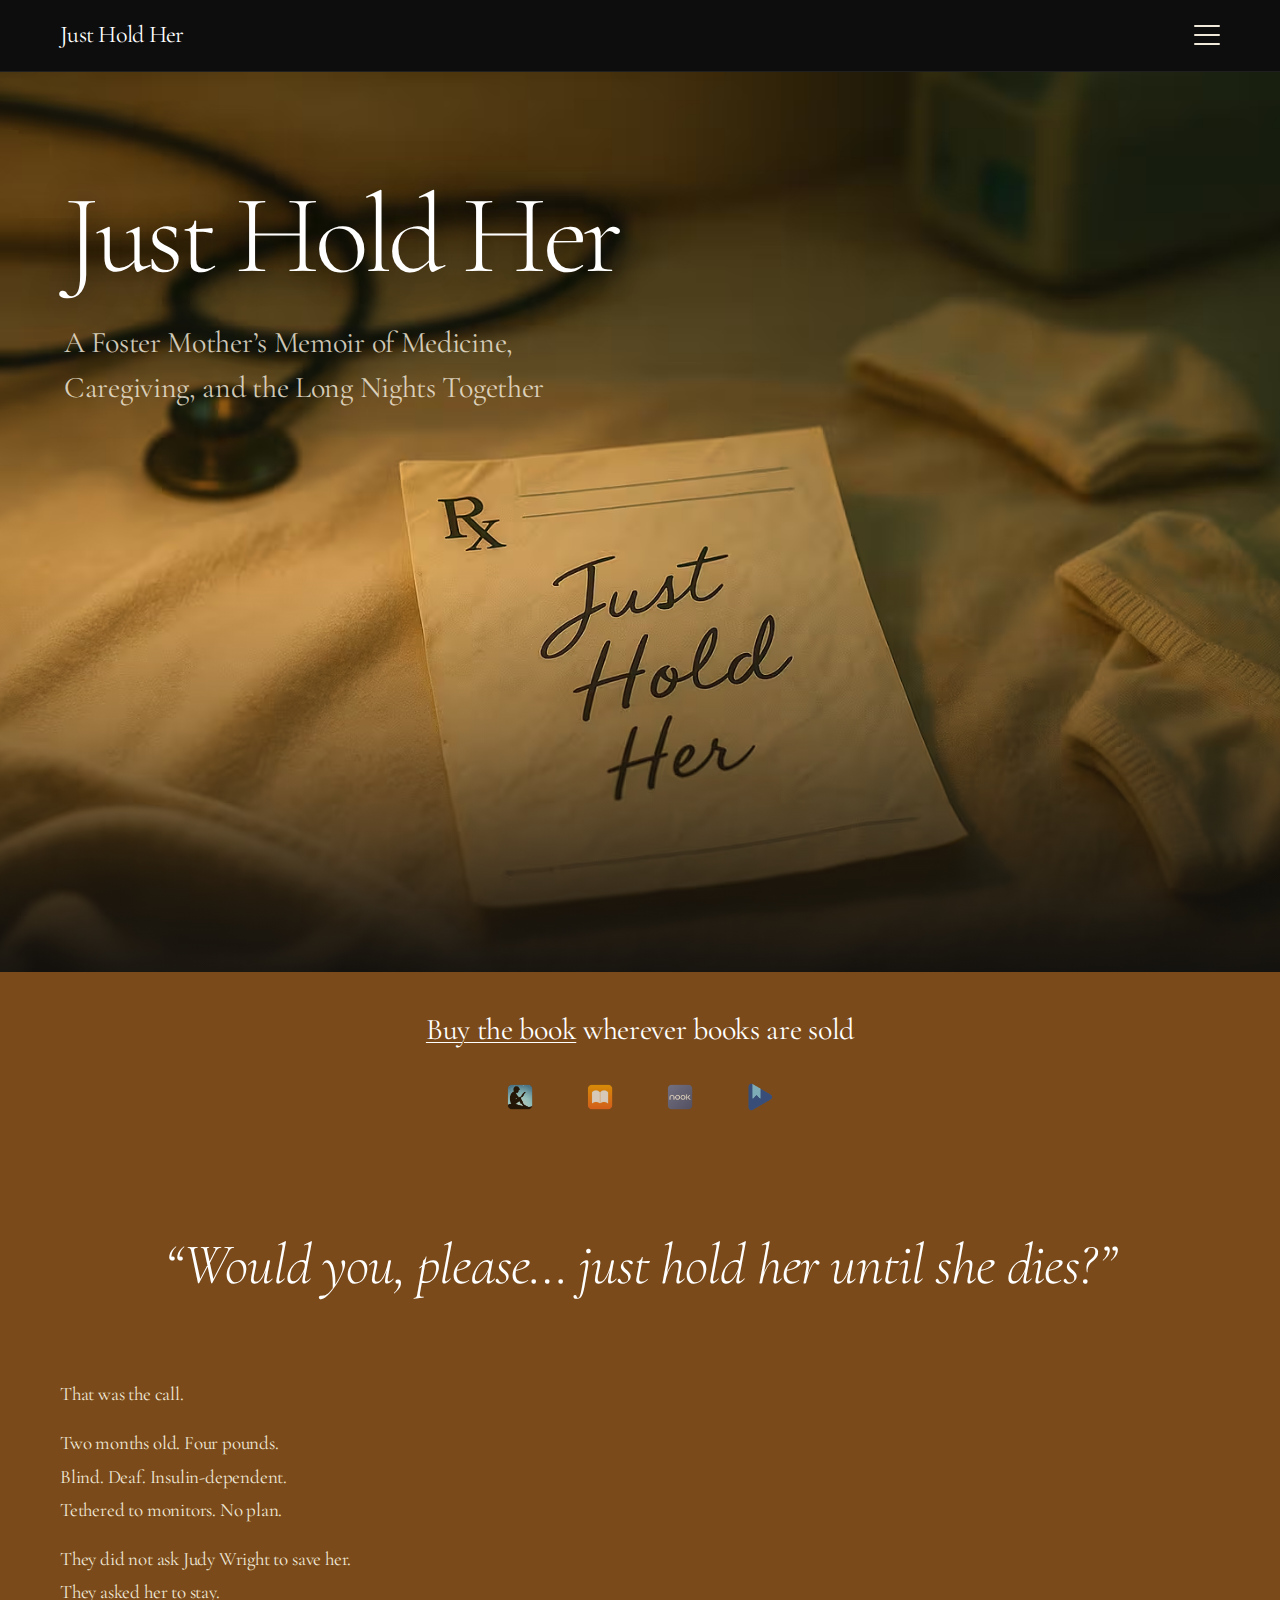
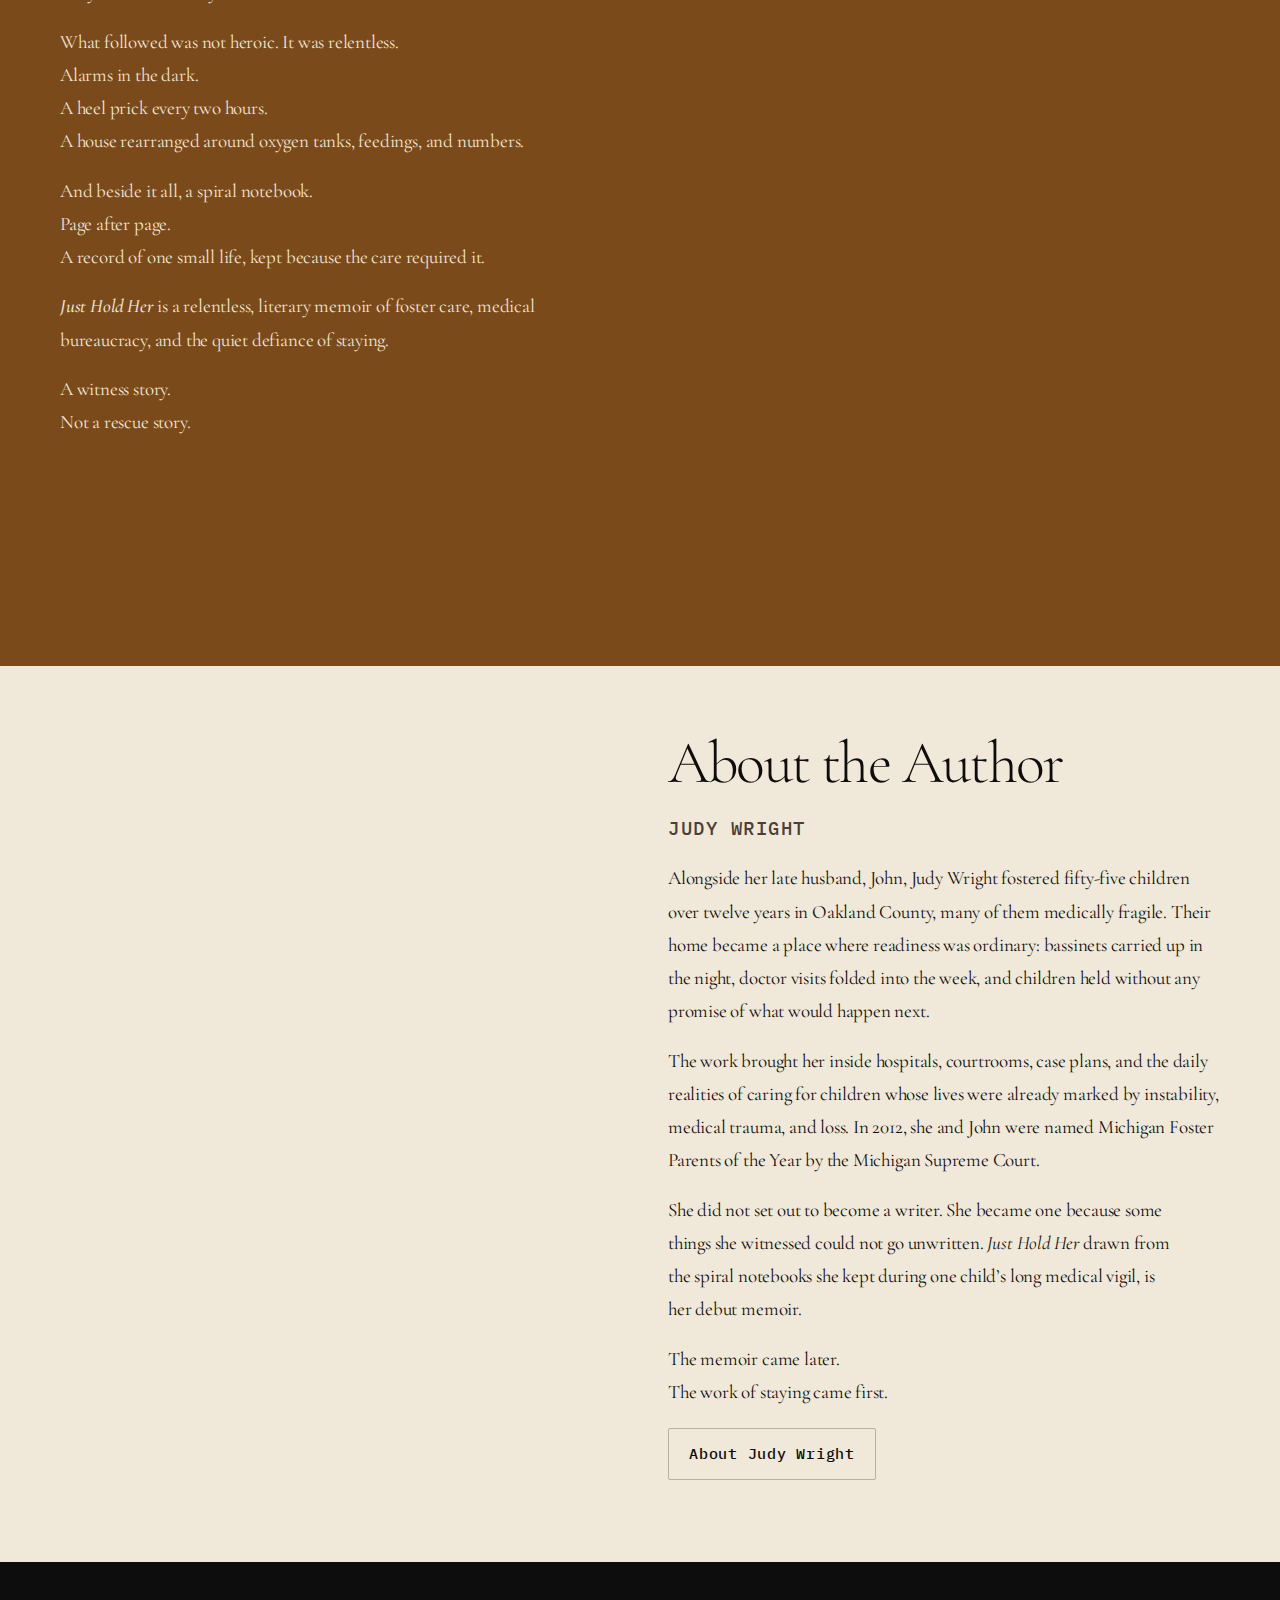
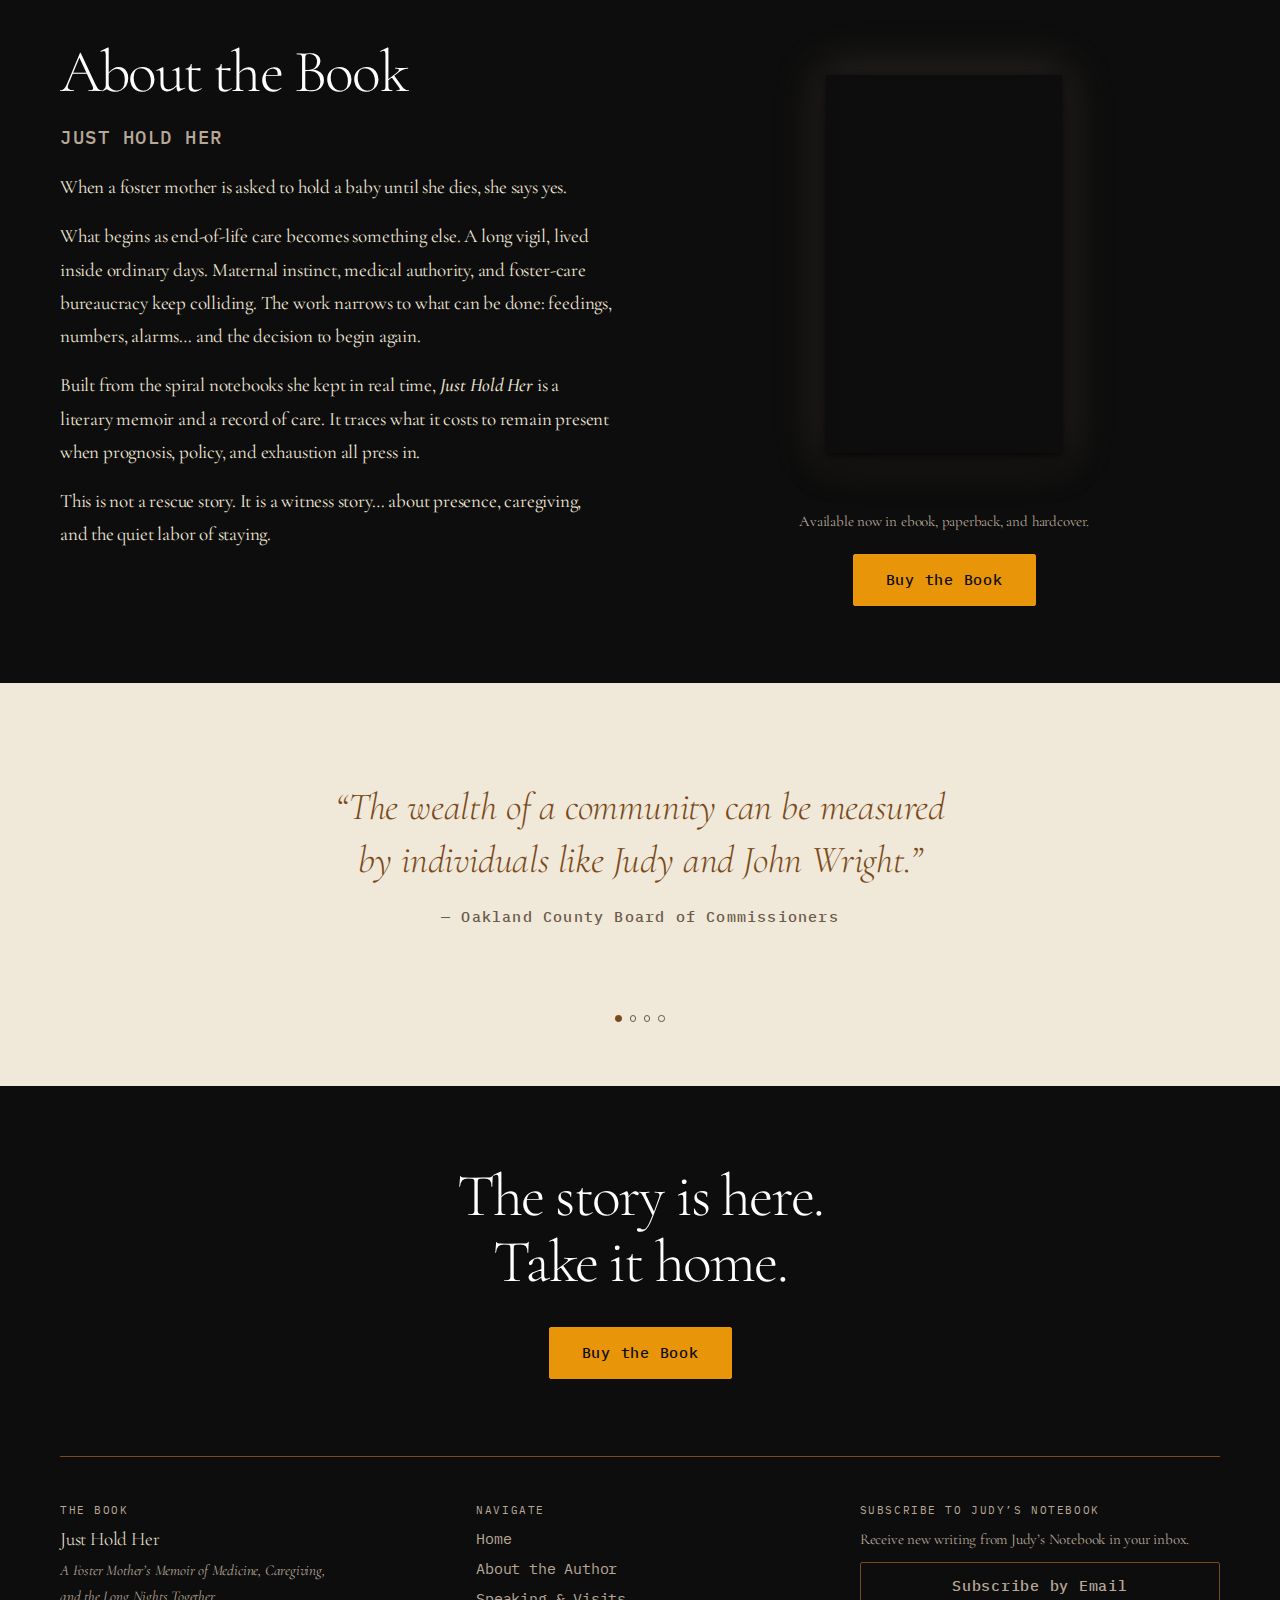
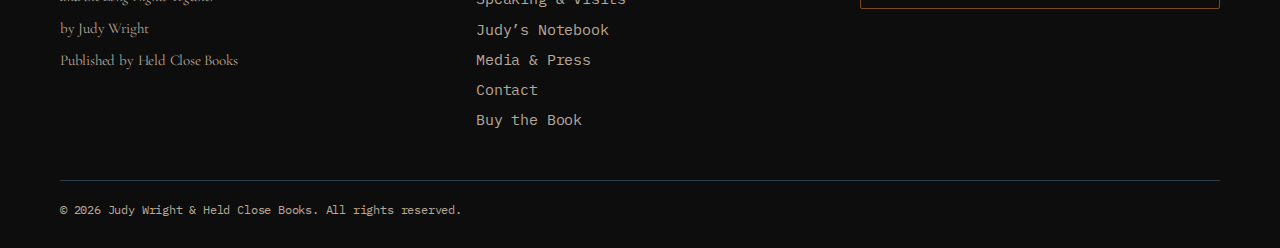
<file: index.html>
<!DOCTYPE html>

<html lang="en">
<head>
<meta charset="utf-8"/>
<meta content="width=device-width, initial-scale=1" name="viewport"/>
<title>Just Hold Her | A Literary Memoir by Judy Wright</title>
<meta content="Buy Just Hold Her, Judy Wright&#8217;s relentless literary memoir of foster care, medical bureaucracy, and the quiet defiance of staying." name="description"/>
<link href="https://justholdher.com/" rel="canonical"/>
<!-- Open Graph -->
<meta content="Just Hold Her | A Literary Memoir by Judy Wright" property="og:title"/>
<meta content="Buy Just Hold Her, Judy Wright&#8217;s relentless literary memoir of foster care, medical bureaucracy, and the quiet defiance of staying." property="og:description"/>
<meta content="book" property="og:type"/>
<meta content="Just Hold Her" property="og:site_name"/>
<meta content="en_US" property="og:locale"/>
<meta content="https://justholdher.com/" property="og:url"/>
<meta content="https://justholdher.com/assets/img/just-hold-her-judy-wright-prescription-of-comfort.jpeg" property="og:image"/>
<meta content="1200" property="og:image:width"/>
<meta content="630" property="og:image:height"/>
<!-- Twitter -->
<meta content="summary_large_image" name="twitter:card"/>
<meta content="Just Hold Her | A Literary Memoir by Judy Wright" name="twitter:title"/>
<meta content="Buy Just Hold Her, Judy Wright&#8217;s relentless literary memoir of foster care, medical bureaucracy, and the quiet defiance of staying." name="twitter:description"/>
<meta content="https://justholdher.com/assets/img/just-hold-her-judy-wright-prescription-of-comfort.jpeg" name="twitter:image"/>
<!-- Favicon -->
<link href="assets/img/favicon.ico" rel="icon" type="image/x-icon"/>
<!-- Stylesheet -->
<link href="assets/css/main.css" rel="stylesheet"/>
<!-- Fonts -->
<link href="https://fonts.googleapis.com" rel="preconnect"/>
<link crossorigin="" href="https://fonts.gstatic.com" rel="preconnect"/>
<link href="https://fonts.googleapis.com/css2?family=Cormorant+Garamond:ital,wght@0,300;0,400;1,300;1,400&amp;family=IBM+Plex+Mono:wght@400;500&amp;display=swap" rel="stylesheet"/>
<!-- Hero preload -->
<link as="image" fetchpriority="high" href="assets/img/prescription-of-comfort.avif" rel="preload"/>
<!-- Structured Data -->
<script type="application/ld+json">{
  "@context": "https://schema.org",
  "@graph": [
    {
      "@type": "WebSite",
      "name": "Just Hold Her",
      "url": "https://justholdher.com/",
      "inLanguage": "en-US",
      "publisher": {
        "@id": "#author"
      }
    },
    {
      "@type": "Book",
      "name": "Just Hold Her",
      "author": {
        "@id": "#author"
      },
      "publisher": {
        "@type": "Organization",
        "name": "Held Close Books"
      },
      "description": "A relentless literary memoir of foster care, medical bureaucracy, and the quiet defiance of staying.",
      "isbn": "979-8-9952251-0-2",
      "bookFormat": "https://schema.org/EBook",
      "image": "https://justholdher.com/assets/img/just-hold-her-judy-wright-ebook-cover.jpeg",
      "datePublished": "2026-04-15",
      "url": "https://justholdher.com/"
    },
    {
      "@type": "Person",
      "@id": "#author",
      "name": "Judy Wright",
      "url": "https://justholdher.com/about-author.html",
      "sameAs": [
        "https://judysnotebook.substack.com"
      ],
      "jobTitle": "Author",
      "award": [
        "Oakland County Foster Parents of the Year (2012)",
        "Michigan Foster Parents of the Year (2012)"
      ]
    }
  ]
}</script>
<!-- Google tag (gtag.js) -->
<script async="" src="https://www.googletagmanager.com/gtag/js?id=G-CCX49YFZRQ"></script>
<script>
    window.dataLayer = window.dataLayer || [];
    function gtag(){ dataLayer.push(arguments); }
    gtag('js', new Date());
    gtag('config', 'G-CCX49YFZRQ');
  </script>
</head>
<!--
════════════════════════════════════════════════════════════════════════════
  PHASE CONTROL &#8212; change ONE class on <body> to update the entire page:

    phase-preorder   Ebook pre-order open. Print coming June 1.
    phase-ebook      Ebook live. Print pre-order open.
    phase-all        All formats (ebook + paperback + hardcover) available.
════════════════════════════════════════════════════════════════════════════
-->
<body class="phase-ebook">
<a class="skip-link" href="#main-content">Skip to main content</a>
  <!-- ══ NAVIGATION ════════════════════════════════════════════════════════ -->
  <header role="banner">
    <div class="nav-inner wrap">
      <a href="index.html" class="nav-brand">Just Hold Her</a>
      <button class="nav-toggle" aria-label="Toggle navigation" aria-expanded="false" aria-controls="nav-menu">
        <span></span><span></span><span></span>
      </button>
      <nav id="nav-menu" class="nav-links" aria-label="Main navigation">
        <a href="index.html" aria-current="page">Home</a>
        <a href="about-author-judy-wright.html">About the Author</a>
        <a href="speaking.html">Speaking &amp; Visits</a>
        <a href="notebook.html">Judy&#8217;s Notebook</a>
        <a href="media.html">Media &amp; Press</a>
        <a href="contact.html">Contact</a>
        <a href="buy.html" class="nav-cta">Buy the Book</a>
      </nav>
    </div>
  </header>
  <div class="nav-overlay" aria-hidden="true"></div>
<main id="main-content">
<!-- ══ HERO ══════════════════════════════════════════════════════════════ -->
<section aria-label="Introduction" class="hero">
<picture>
<source srcset="assets/img/prescription-of-comfort.avif" type="image/avif"/>
<source srcset="assets/img/prescription-of-comfort.webp" type="image/webp"/>
<img alt="" aria-hidden="true" class="hero-img" decoding="async" fetchpriority="high" height="1600" loading="eager" src="assets/img/prescription-of-comfort.png" width="2400"/>
</picture>
<div aria-hidden="true" class="hero-fade"></div>
<div class="hero-content">
<h1>Just Hold Her</h1>
<p class="hero-sub">A Foster Mother&#8217;s Memoir of Medicine, Caregiving, and the Long Nights Together</p>
</div>
</section>
<!-- ══ RETAILER BAND ═══════════════════════════════════════════════════ -->
<div aria-label="Where to buy Just Hold Her" class="retailer-band">
<div class="retailer-band-inner">
<p class="retailer-heading phase-block phase-block--preorder"><a href="buy.html">Pre-order the ebook now</a><br><em>Paperback and hardcover available June 1, 2026</em></p>
<p class="retailer-heading phase-block phase-block--ebook"><a href="buy.html">Buy the ebook now</a><br><em>Paperback and hardcover available June 1, 2026</em></p>
<p class="retailer-heading phase-block phase-block--all"><a href="buy.html">Buy the book</a> wherever books are sold</p>
<div class="retailer-logos" role="list">
<a class="retailer-logo-link" href="https://www.amazon.com/dp/B0GRKVF8MV" rel="noopener noreferrer" role="listitem" target="_blank">
<img alt="Read on Kindle" height="250" loading="lazy" src="assets/img/book-stores/just-hold-her_book-kindle.png" width="250"/>
</a>
<a class="retailer-logo-link" href="https://books.apple.com/us/book/just-hold-her/id6760304846" rel="noopener noreferrer" role="listitem" target="_blank">
<img alt="Buy on Apple Books" height="180" loading="lazy" src="assets/img/book-stores/just-hold-her_book-apple-books.png" width="420"/>
</a>
<a class="retailer-logo-link" href="https://www.barnesandnoble.com/w/just-hold-her-judy-wright/1149657455" rel="noopener noreferrer" role="listitem" target="_blank">
<img alt="Read on Nook" height="250" loading="lazy" src="assets/img/book-stores/just-hold-her_book-nook.png" width="250"/>
</a>
<a class="retailer-logo-link" href="https://play.google.com/store/books/details?id=YR3IEQAAQBAJ&amp;rdid=book-YR3IEQAAQBAJ" rel="noopener noreferrer" role="listitem" target="_blank">
<img alt="Buy on Google Play Books" height="250" loading="lazy" src="assets/img/book-stores/just-hold-her_book-google-play.png" width="250"/>
</a>
<!--a class="retailer-more" href="https://books2read.com/justholdher" rel="noopener noreferrer" role="listitem" target="_blank">
            More retailers →<span class="sr-only"> (opens in new tab)</span>
</a-->
</div>
</div>
</div>
<!-- ══ SECTION &#8212; Story ═════════════════════════════════════════════════ -->
<section aria-labelledby="story-title" class="section section--story">
<div class="wrap">
<h2 class="section-heading" id="story-title"><em>&#8220;Would you, please&#8230; just hold her until she dies?&#8221;</em></h2>
<div class="section-grid">
<div class="section-copy">

<!--p>The story stays with Jayden from that first call into the long months that followed,
              bearing witness to the quiet, aching grace at the edge of life.
              Where protocol ends, and staying asks for everything&nbsp;you&nbsp;have.</p-->
<p>That was the call.</p><p>Two months old. Four pounds.<br>Blind. Deaf. Insulin-dependent.<br>Tethered to monitors. No plan.</p><p>They did not ask Judy Wright to save her.<br>They asked her to stay.</p><p>What followed was not heroic. It was relentless.<br>Alarms in the dark.<br>A heel prick every two hours.<br>A house rearranged around oxygen tanks, feedings, and numbers.</p><p>And beside it all, a spiral notebook.<br>Page after page.<br>A record of one small life, kept because the care required it.</p><p><strong><em>Just Hold Her</em></strong> is a relentless, literary memoir of foster care, medical bureaucracy, and the quiet defiance of staying.</p><p>A witness story.<br>Not a rescue story.</p></div>
<div class="section-media">
<figure>
<picture>
<source srcset="assets/img/recliner-and-bottle-in-window-light.avif" type="image/avif"/>
<source srcset="assets/img/recliner-and-bottle-in-window-light.webp" type="image/webp"/>
<img alt="A recliner and baby bottle in soft window light." decoding="async" height="1067" loading="lazy" src="assets/img/recliner-and-bottle-in-window-light.jpeg" width="1600"/>
</picture>
</figure>
</div>
</div>
</div>
</section>
<!-- ══ SECTION &#8212; About the Author ══════════════════════════════════════ -->
<section aria-labelledby="author-title" class="section section--author">
<div class="wrap">
<div class="section-grid section-grid--reverse">
<div class="section-media">
<figure>
<picture>
<source srcset="assets/img/judy-wright-headshot/judy-wright-headshot-2-B-600x900.avif" type="image/avif"/>
<source srcset="assets/img/judy-wright-headshot/judy-wright-headshot-2-B-600x900.webp" type="image/webp"/>
<img alt="Judy Wright, author of Just Hold Her." decoding="async" height="900" loading="lazy" src="assets/img/judy-wright-headshot/judy-wright-headshot-2-B-600x900.jpeg" width="600"/>
</picture>
</figure>
</div>
<div class="section-copy">
<h2 id="author-title">About the Author</h2>
<p class="section-subhead">Judy Wright</p>
  <p>Alongside her late husband, John, Judy Wright fostered fifty-five children over twelve years in Oakland County, many of them medically fragile. Their home became a place where readiness was ordinary: bassinets carried up in the night, doctor visits folded into the week, and children held without any promise of what would happen&nbsp;next.</p>
  <p>The work brought her inside hospitals, courtrooms, case plans, and the daily realities of caring for children whose lives were already marked by instability, medical trauma, and loss. In 2012, she and John were named Michigan Foster Parents of the Year by the Michigan Supreme&nbsp;Court.</p>
  <p>She did not set out to become a writer. She became one because some things she witnessed could not go unwritten. <em>Just Hold Her</em> drawn from the spiral notebooks she kept during one child’s long medical vigil, is her debut&nbsp;memoir.</p>
  <p>The memoir came later.<br>The work of staying came first.</p>


<div class="cta-row">
<a class="btn btn--outline" href="about-author-judy-wright.html">About Judy Wright</a>
</div>
</div>
</div>
</div>
</section>
<!-- ══ SECTION &#8212; About the Book ════════════════════════════════════════ -->
<section aria-labelledby="book-title" class="section section--book">
<div class="wrap">
<div class="section-grid">
<div class="section-copy">
<h2 id="book-title">About the Book</h2>
<p class="section-subhead">Just Hold Her</p>
<p>When a foster mother is asked to hold a baby until she dies, she says yes.</p>
<p>What begins as end-of-life care becomes something else. A long vigil, lived inside ordinary days. Maternal instinct, medical authority, and foster-care bureaucracy keep colliding. The work narrows to what can be done: feedings, numbers, alarms… and the decision to begin again.</p>
<p>Built from the spiral notebooks she kept in real time, <strong><em>Just Hold Her</em></strong> is a literary memoir and a record of care. It traces what it costs to remain present when prognosis, policy, and exhaustion all press in.</p>
<p>This is not a rescue story. It is a witness story… about presence, caregiving, and the quiet labor of staying.</p>  
</div>
<div class="section-media section-media--cover">
<div class="cover-stage">
<a href="buy.html">
<picture>
<source srcset="assets/img/just-hold-her-judy-wright-ebook-cover.avif" type="image/avif"/>
<source srcset="assets/img/just-hold-her-judy-wright-ebook-cover.webp" type="image/webp"/>
<img alt="Just Hold Her book cover &#8212; a nursery mobile silhouetted against a warm golden sunrise through a rain-streaked window" decoding="async" height="636" loading="lazy" src="assets/img/just-hold-her-judy-wright-ebook-cover.jpeg" width="400"/>
</picture>
<span class="sr-only">Buy Just Hold Her</span>
</a>
</div>
<div class="book-cta-group">
<div class="phase-block phase-block--preorder">
<p class="book-release-note">Ebook pre-order open now.<br>Paperback and hardcover available June 1, 2026.</p>
<div class="cta-row cta-row--center">
<a class="btn btn--accent" href="buy.html">Pre-order the Book</a>
</div>
</div>
<div class="phase-block phase-block--ebook">
<p class="book-release-note">The ebook is available now.<br>Paperback and hardcover available June 1, 2026.</p>
<div class="cta-row cta-row--center">
<a class="btn btn--accent" href="buy.html">Buy the Ebook</a>
</div>
</div>
<div class="phase-block phase-block--all">
<p class="book-release-note">Available now in ebook, paperback, and hardcover.</p>
<div class="cta-row cta-row--center">
<a class="btn btn--accent" href="buy.html">Buy the Book</a>
</div>
</div>
</div>
</div>
</div>
</div>
</section>
<!-- ══ QUOTE BANNER ════════════════════════════════════════════════════ -->
<section aria-label="Praise for Just Hold Her" class="quote-banner">
<div class="quote-banner-inner">
<div class="quote-slide active" data-quote="0"><p class="quote-text">&#8220;The wealth of a community can be measured by individuals like Judy and John Wright.&#8221;</p><p class="quote-attr">&#8212; Oakland County Board of Commissioners</p></div><div class="quote-slide" data-quote="1"><p class="quote-text">&#8220;It was noted in the nomination form that for this one child they attended 495 medical appointments in an 18-month time period.&#8221;</p><p class="quote-attr">&#8212; Chuck Ludwig, Director of CARE House</p></div><div class="quote-slide" data-quote="2"><p class="quote-text">&#8220;The foster family will stop at nothing to make sure the children placed in their home receive the utmost care and love.&#8221;</p><p class="quote-attr">&#8212; Ennis Center for Children</p></div><div class="quote-slide" data-quote="3"><p class="quote-text">&#8220;When others had given up,<br>the Wrights did not.&#8221;</p><p class="quote-attr">&#8212; Oakland County Board of Commissioners</p></div></div>
<div class="quote-dots"></div>
</section>
<!-- ══ BOTTOM CTA ══════════════════════════════════════════════════════ -->
<section aria-label="Continue" class="section page-bottom-cta">
<div class="wrap" style="text-align:center;">
<h2>The story is here.<br>Take it home.</h2>
<div class="cta-row cta-row--center">
<a class="btn btn--accent" href="buy.html">Buy the Book</a>
</div>
</div>
</section>
</main>
<!-- ══ FOOTER ════════════════════════════════════════════════════════════ -->
<footer role="contentinfo">
<div class="footer-inner wrap">
<hr class="footer-rule"/>
<div class="footer-grid">
<div class="footer-col">
<p class="footer-label">The Book</p>
<p class="footer-title">Just Hold Her</p>
<p class="footer-subtitle">A Foster Mother&#8217;s Memoir of Medicine, Caregiving,<br>and the Long Nights Together</p>
<p>by Judy Wright</p>
<p class="footer-pub">
            Published by
            <a href="https://heldclosebooks.com" rel="noopener noreferrer" target="_blank">Held Close Books<span class="sr-only"> (opens in new tab)</span></a>
</p>
</div>
        <div class="footer-col">
          <p class="footer-label">Navigate</p>
          <ul class="footer-nav">
            <li><a href="index.html">Home</a></li>
            <li><a href="about-author-judy-wright.html">About the Author</a></li>
            <li><a href="speaking.html">Speaking &amp; Visits</a></li>
            <li><a href="notebook.html">Judy&#8217;s Notebook</a></li>
            <li><a href="media.html">Media &amp; Press</a></li>
            <li><a href="contact.html">Contact</a></li>
            <li><a href="buy.html">Buy the Book</a></li>
          </ul>
        </div>
<div class="footer-col">
<p class="footer-label">Subscribe to Judy&#8217;s Notebook</p>
<p>Receive new writing from Judy&#8217;s Notebook in your inbox.</p> 
<div class="footer-subscribe">
<a class="btn btn--outline btn--sm" href="notebook.html#subscribe">Subscribe by Email</a>
</div>
</div>
</div>
<div class="footer-bottom">
<span>© <span id="footer-year"></span> Judy Wright &amp; Held Close Books. All rights reserved.</span>
<!--a class="footer-contact-link" href="contact.html">Contact</a-->
</div>
</div>
</footer>
<script defer="" src="assets/js/main.js"></script>
</body>
</html>
</file>
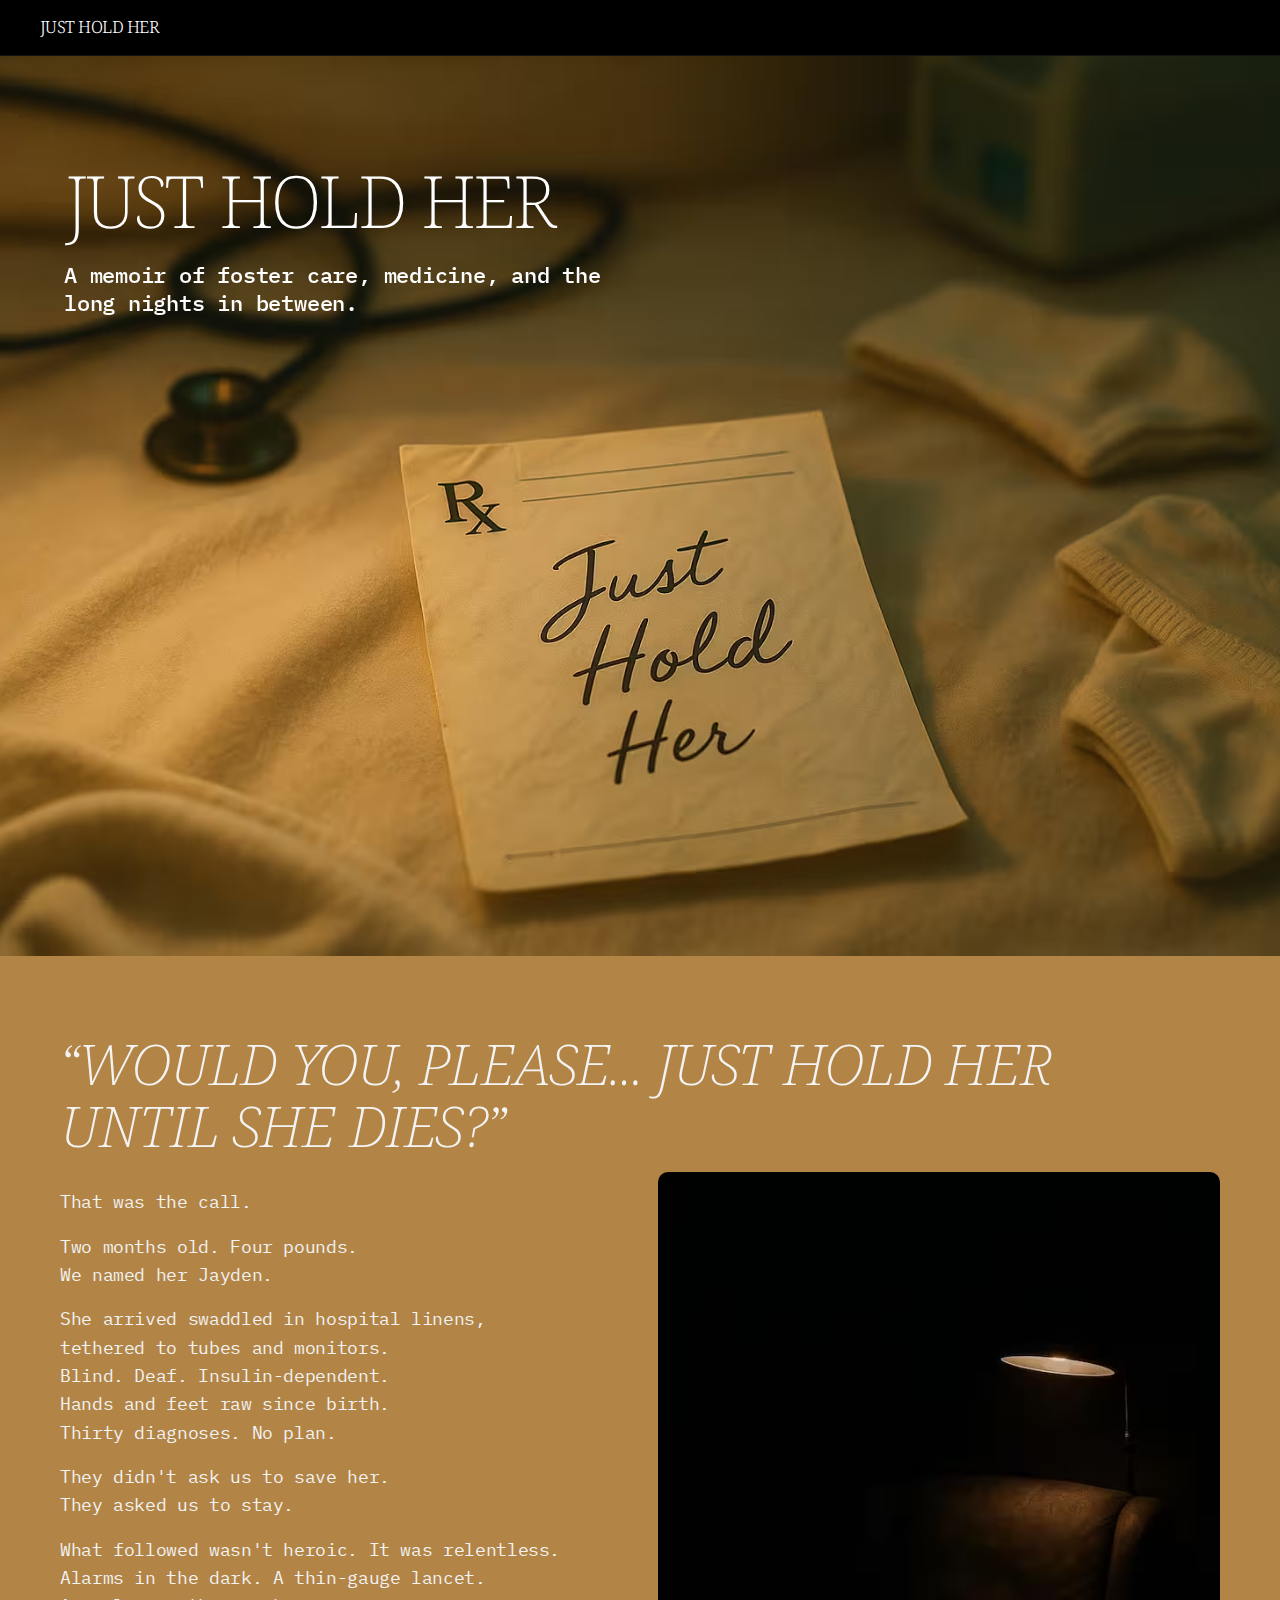
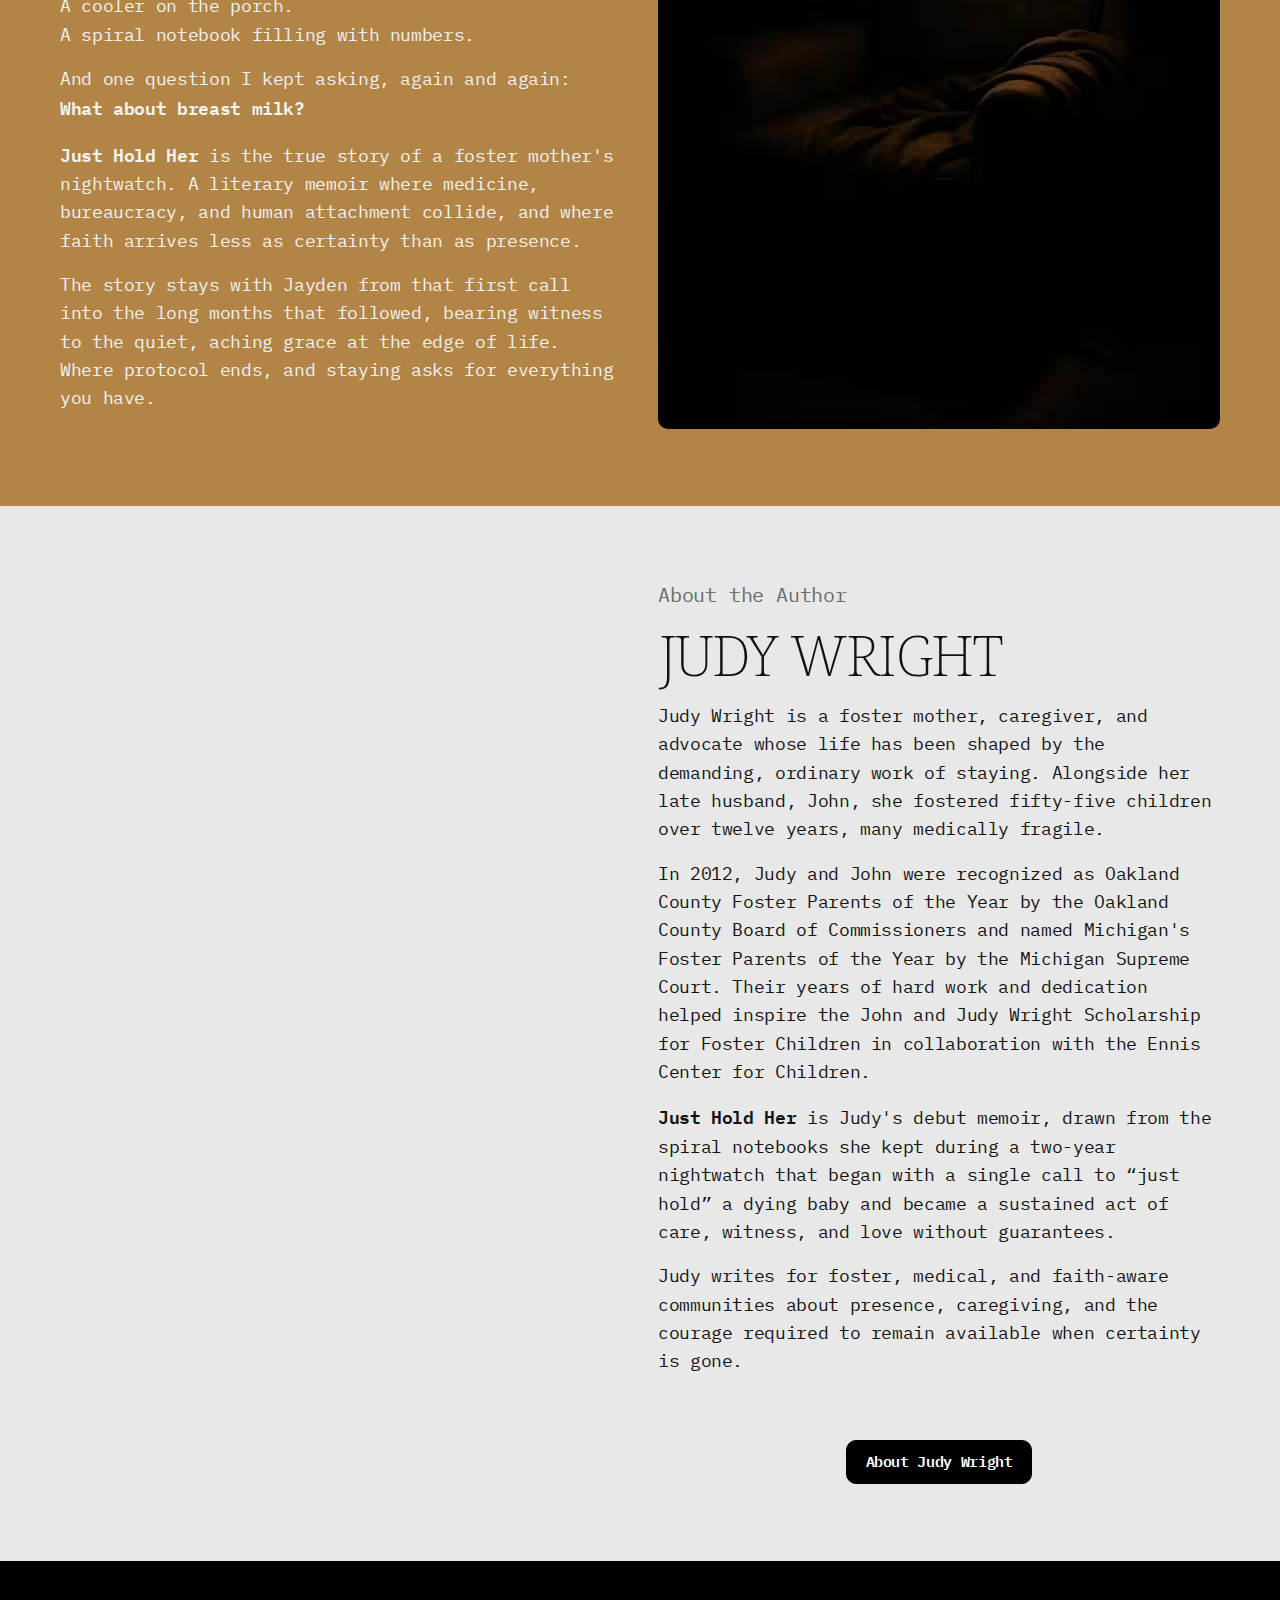
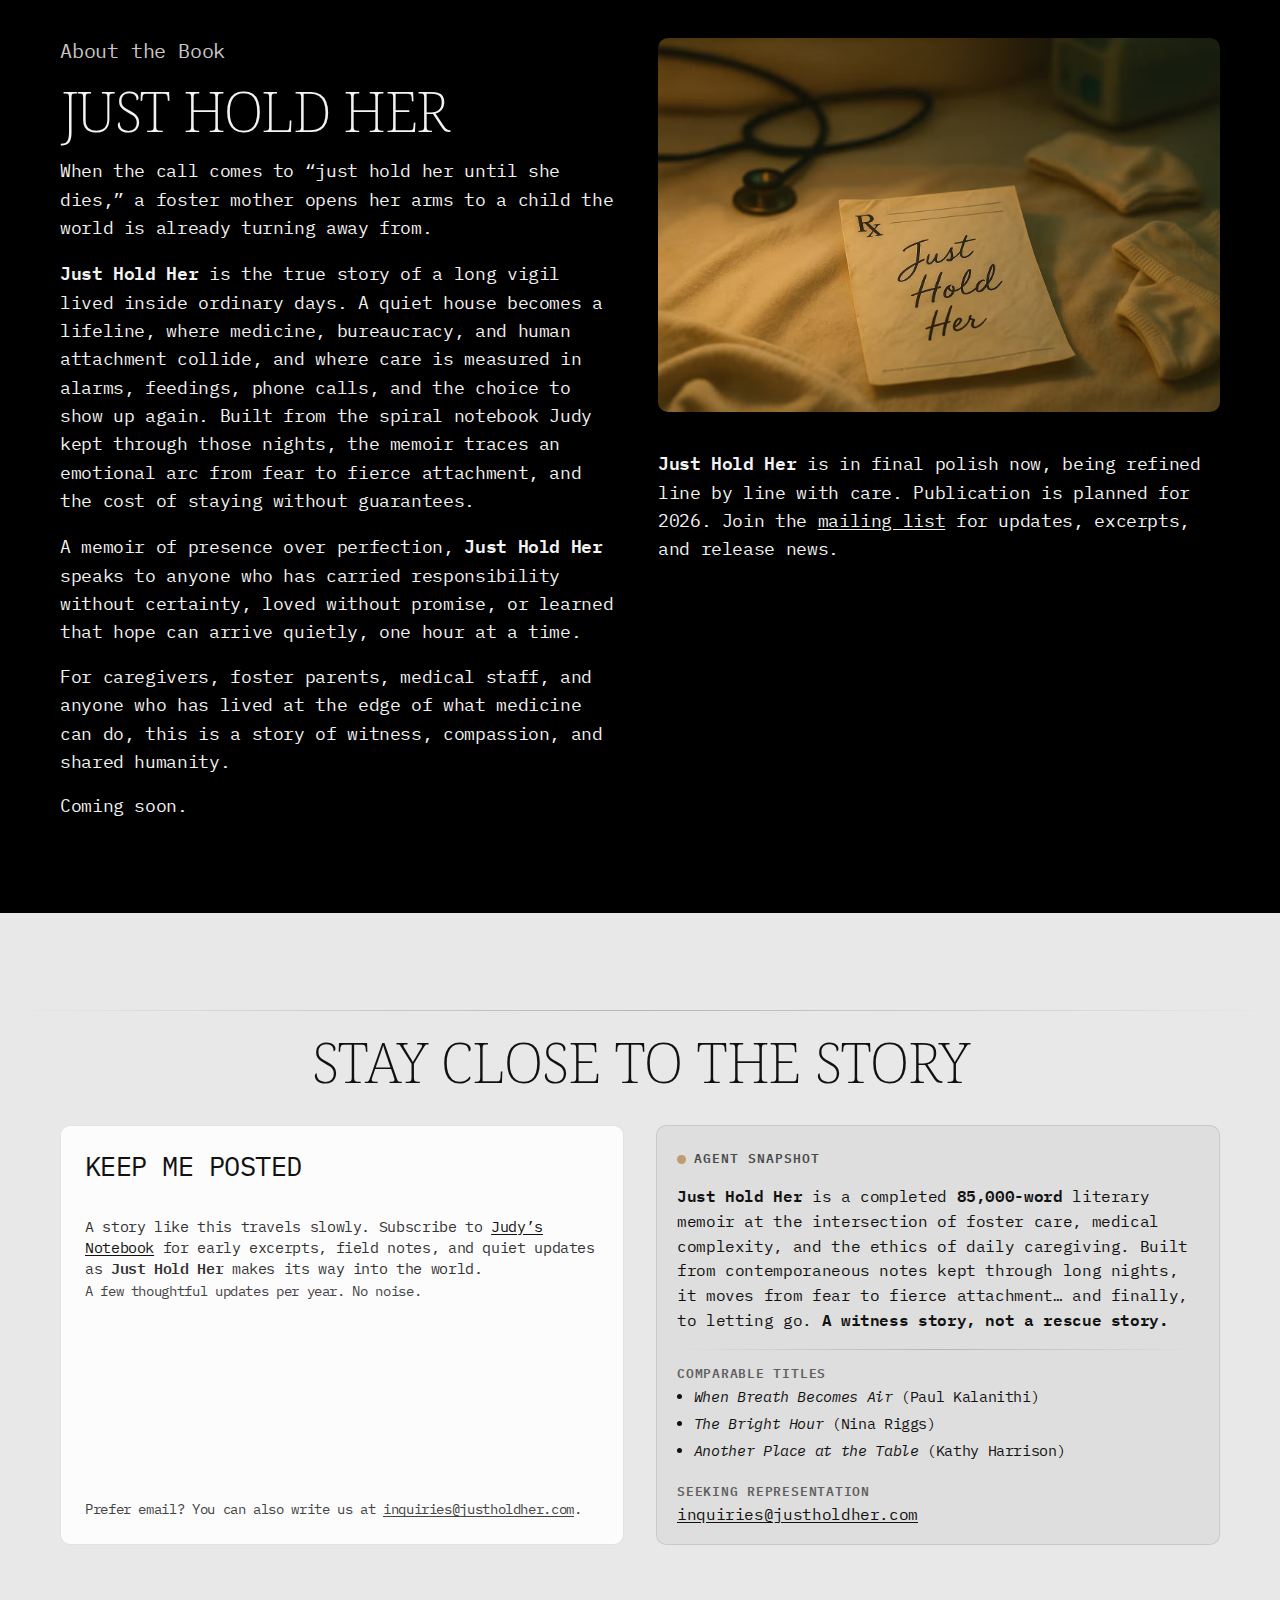
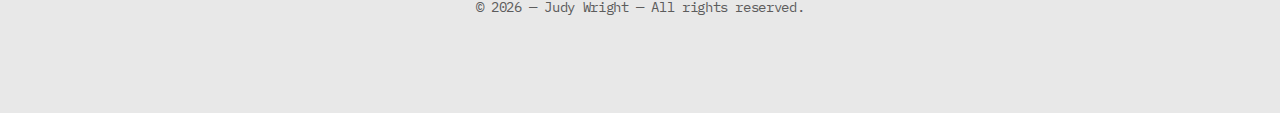
<file: test/index.html>
<!-- index.html -->
<!DOCTYPE html>
<html lang="en">
<head>
  <!-- Meta -->
  <meta charset="utf-8" />
  <meta name="viewport" content="width=device-width, initial-scale=1" />

  <title>Just Hold Her — A Memoir by Judy Wright</title>
  <meta name="description" content="A foster mother's vigil at the edge of life — medicine, caregiving, and the tender mercies found in staying. A literary memoir by Judy Wright.">
  <meta name="robots" content="index,follow,max-image-preview:large,max-snippet:-1,max-video-preview:-1">
  <meta name="author" content="Judy Wright">
  <meta name="theme-color" content="#000000">
  <link rel="canonical" href="https://justholdher.com/">

  <!-- Open Graph -->
  <meta property="og:title" content="Just Hold Her — A Memoir by Judy Wright">
  <meta property="og:description" content="A literary memoir of medicine, caregiving, and the tender mercies found in staying.">
  <meta property="og:type" content="website">
  <meta property="og:site_name" content="Just Hold Her">
  <meta property="og:locale" content="en_US">
  <meta property="og:url" content="https://justholdher.com/">
  <meta property="og:image" content="https://justholdher.com/assets/prescription-of-comfort.png">

  <!-- Twitter -->
  <meta name="twitter:card" content="summary_large_image">
  <meta name="twitter:title" content="Just Hold Her — A Memoir by Judy Wright">
  <meta name="twitter:description" content="A literary memoir of medicine, caregiving, and the tender mercies found in staying.">
  <meta name="twitter:image" content="https://justholdher.com/assets/prescription-of-comfort.png">

  <link rel="icon" href="assets/favicon.ico" type="image/x-icon">

  <!-- Fonts -->
  <link rel="preconnect" href="https://fonts.googleapis.com">
  <link rel="preconnect" href="https://fonts.gstatic.com" crossorigin>
  <link href="https://fonts.googleapis.com/css2?family=IBM+Plex+Mono:wght@400;500&family=Noto+Serif:wght@200;300;400&display=swap" rel="stylesheet">

  <!-- Hero preload: AVIF first; PNG fallback in markup -->
  <link rel="preload" href="assets/prescription-of-comfort.avif" as="image" fetchpriority="high">

  <link rel="stylesheet" href="styles.css">

  <!-- Structured Data -->
  <script type="application/ld+json">
  {
    "@context":"https://schema.org",
    "@graph":[
      {
        "@type":"WebSite",
        "name":"Just Hold Her",
        "url":"https://justholdher.com/",
        "inLanguage":"en-US",
        "publisher":{"@id":"#author"}
      },
      {
        "@type":"Book",
        "name":"Just Hold Her",
        "author":{"@id":"#author"},
        "about":"A literary memoir of medicine, caregiving, and the tender mercies found in staying.",
        "image":"https://justholdher.com/assets/prescription-of-comfort.png"
      },
      {
        "@type":"Person",
        "@id":"#author",
        "name":"Judy Wright",
        "award":[
          "Oakland County Foster Parents of the Year (2012)",
          "Michigan Foster Parents of the Year (2012)"
        ]
      }
    ]
  }
  </script>

  <!-- Google tag (gtag.js) -->
  <script async src="https://www.googletagmanager.com/gtag/js?id=G-CCX49YFZRQ"></script>
  <script>
    window.dataLayer = window.dataLayer || [];
    function gtag(){ dataLayer.push(arguments); }
    gtag('js', new Date());
    gtag('config', 'G-CCX49YFZRQ');
  </script>
</head>

<body>
  <a class="skip" href="#main">Skip to content</a>

  <!-- Top Navigation -->
  <header class="topnav" role="banner">
    <div class="wrap topnav-inner">
      <a class="brand" href="index.html" aria-label="Just Hold Her — Home">Just Hold Her</a>

    <nav class="topnav-links" aria-label="Primary">
      <a href="index.html">Home</a>
      <a href="about-author-judy-wright.html">About</a>
      <a href="index.html#book">Book</a>
      <a href="notebook.html">Notebook</a>
    </nav>

    </div>
  </header>

  <main id="main">
    <!-- HERO -->
    <section class="hero" aria-label="Introduction">
      <picture>
        <source srcset="assets/prescription-of-comfort.avif" type="image/avif">
        <source srcset="assets/prescription-of-comfort.webp" type="image/webp">
        <img class="hero-img"
             src="assets/prescription-of-comfort.png"
             alt=""
             aria-hidden="true"
             decoding="async"
             loading="eager"
             fetchpriority="high"
             width="2400" height="1600">
      </picture>

      <div class="hero-shroud" aria-hidden="true"></div>

      <div class="hero-overlay hero-stack">
        <h1>Just Hold Her</h1>
        <h2 class="hero-sub">A memoir of foster care, medicine, and the long nights in between.</h2>
      </div>
    </section>

    <!-- SECTION 2 (Story) -->
    <section id="story" class="section theme-dark s2" aria-labelledby="s2-title">
      <div class="wrap">
        <h2 id="s2-title"><em>“WOULD YOU, PLEASE… JUST HOLD HER UNTIL SHE DIES?”</em></h2>

        <div class="section-inner">
          <div class="section-copy">
            <p>That was the call.</p>
            <p>Two months old. Four pounds.<br>We named her Jayden.</p>

            <p>She arrived swaddled in hospital linens,<br>
              tethered to tubes and monitors.<br>
              Blind. Deaf. Insulin-dependent.<br>
              Hands and feet raw since birth.<br>
              Thirty diagnoses. No plan.
            </p>

            <p>They didn't ask us to save her.<br>They asked us to stay.</p>

            <p>What followed wasn't heroic. It was relentless.<br>
              Alarms in the dark. A thin-gauge lancet.<br>
              A cooler on the porch.<br>
              A spiral notebook filling with numbers.
            </p>

            <p>And one question I kept asking, again and again:<br><strong>What about breast milk?</strong></p>

            <p><strong>Just Hold Her</strong> is the true story of a foster mother's nightwatch.
              A literary memoir where medicine, bureaucracy, and human attachment collide,
              and where faith arrives less as certainty than as presence.
            </p>

            <p>The story stays with Jayden from that first call into the long months that followed,
              bearing witness to the quiet, aching grace at the edge of life.
              Where protocol ends, and staying asks for everything you have.
            </p>
          </div>

          <div class="section-media">
            <figure>
              <picture>
                <source srcset="assets/book.avif" type="image/avif">
                <source srcset="assets/book.webp" type="image/webp">
                <img src="assets/book.jpg"
                     loading="lazy" decoding="async"
                     alt="Book cover mockup for Just Hold Her resting on a bedside table."
                     width="1600" height="1067">
              </picture>
              <figcaption>Book cover for <em>Just Hold Her</em> resting on a bedside table.</figcaption>
            </figure>
          </div>
        </div>
      </div>
    </section>

    <!-- SECTION 3 (About the Author) -->
    <section id="author" class="section theme-gray s3" aria-labelledby="s3-title">
      <div class="wrap">
        <div class="section-inner">
          <div class="section-media">
            <figure>
              <picture>
                <source srcset="assets/john-and-judy-wright-2.avif" type="image/avif">
                <source srcset="assets/john-and-judy-wright-2.webp" type="image/webp">
                <img src="assets/john-and-judy-wright-2.jpg"
                     loading="lazy" decoding="async"
                     alt="John and Judy Wright, honored foster parents."
                     width="1400" height="933">
              </picture>
              <figcaption>John and Judy Wright, honored foster parents.</figcaption>
            </figure>
          </div>

          <div class="section-copy">
            <h2 id="s3-title">About the Author</h2>
            <h3 class="subhed">JUDY WRIGHT</h3>

            <p>Judy Wright is a foster mother, caregiver, and advocate whose life has been shaped by the demanding, ordinary work of staying. Alongside her late husband, John, she fostered fifty-five children over twelve years, many medically fragile.</p>

            <p>In 2012, Judy and John were recognized as Oakland County Foster Parents of the Year by the Oakland County Board of Commissioners and named Michigan's Foster Parents of the Year by the Michigan Supreme Court. Their years of hard work and dedication helped inspire the John and Judy Wright Scholarship for Foster Children in collaboration with the Ennis Center for Children.</p>

            <p><strong>Just Hold Her</strong> is Judy's debut memoir, drawn from the spiral notebooks she kept during a two-year nightwatch that began with a single call to “just hold” a dying baby and became a sustained act of care, witness, and love without guarantees.</p>

            <p>Judy writes for foster, medical, and faith-aware communities about presence, caregiving, and the courage required to remain available when certainty is gone.</p>

            <p>&nbsp;</p>

            <div class="center-cta">
              <a class="about-back-btn" href="about-author-judy-wright.html">About Judy Wright</a>
            </div>
          </div>
        </div>
      </div>
    </section>

    <!-- SECTION 4 (About the Book + Image + Updates note) -->
    <section id="book" class="section theme-dark s4" aria-labelledby="s4-title">
      <div class="wrap">
        <div class="section-inner">
          <!-- Left column: About the Book -->
          <div class="section-copy">
            <h2 id="s4-title">About the Book</h2>
            <h3 class="subhed">Just Hold Her</h3>

            <p>When the call comes to “just hold her until she dies,” a foster mother opens her arms to a child the world is already turning away from.</p>

            <p><strong>Just Hold Her</strong> is the true story of a long vigil lived inside ordinary days. A quiet house becomes a lifeline, where medicine, bureaucracy, and human attachment collide, and where care is measured in alarms, feedings, phone calls, and the choice to show up again. Built from the spiral notebook Judy kept through those nights, the memoir traces an emotional arc from fear to fierce attachment, and the cost of staying without guarantees.</p>

            <p>A memoir of presence over perfection, <strong>Just Hold Her</strong> speaks to anyone who has carried responsibility without certainty, loved without promise, or learned that hope can arrive quietly, one hour at a time.</p>

            <p>For caregivers, foster parents, medical staff, and anyone who has lived at the edge of what medicine can do, this is a story of witness, compassion, and shared humanity.</p>

            <p>Coming soon.</p>
          </div>

          <!-- Right column: Image + Updates note (replaces Agent Snapshot) -->
          <div class="section-media">
            <figure>
              <picture>
                <source srcset="assets/prescription-of-comfort.avif" type="image/avif">
                <source srcset="assets/prescription-of-comfort.webp" type="image/webp">
                <img src="assets/prescription-of-comfort.png"
                     loading="lazy" decoding="async"
                     alt="A handwritten prescription note reading “Just Hold Her” resting on a baby blanket."
                     width="1200" height="1600">
              </picture>
              <figcaption>Prescription note reading “Just Hold Her” on a baby blanket.</figcaption>
            </figure>

            <p class="contact-note">
              <strong>Just Hold Her</strong> is in final polish now, being refined line by line with care. Publication is planned for 2026.
              Join the <a class="agent-email" href="#signup-title">mailing list</a> for updates, excerpts, and release news.
            </p>
          </div>
        </div>
      </div>
    </section>

    <!-- CONTACT -->
    <section class="section-form" aria-labelledby="contact-title">
      <hr class="contact-sep" />
      <div class="wrap">
        <h2 id="contact-title" class="section-title">Stay Close to the Story</h2>

        <!-- Left column: Subscribe card -->
        <div class="col-form">
          <div class="contact-form" role="form" aria-labelledby="signup-title">
            <h3 class="form-hed" id="signup-title">Keep me posted</h3>

            <p id="form-help" class="contact-note">
              A story like this travels slowly. Subscribe to <a href="https://substack.com/@judysnotebook" alt="Judy's Notebook on Substack" target="_blank">Judy’s Notebook</a> for early excerpts, field notes, and quiet updates as <strong>Just Hold Her</strong> makes its way into the world.
              <br><span class="field-help">A few thoughtful updates per year. No noise.</span>
            </p>

            <div class="form-row form-row--embed">
              <div class="substack-stage" aria-label="Subscribe to Judy’s Notebook on Substack">
                <iframe
                	src="https://judysnotebook.substack.com/embed"
                	height="150"
                	frameborder="0"
                	scrolling="no"
                	title="Subscribe to Judy's Notebook">
                </iframe>
              </div>
            </div>

            <p class="field-help">
              Prefer email? You can also write us at
              <a class="agent-email" href="mailto:inquiries@justholdher.com">inquiries@justholdher.com</a>.
            </p>
          </div>
        </div>

        <!-- Right column: Agent Snapshot (moved down from Section 4) -->
        <aside id="agent-snapshot" class="agent-card agent-card--consolidated" aria-labelledby="agent-snapshot-title">
          <p class="agent-card__kicker" id="agent-snapshot-title">Agent Snapshot</p>

          <p class="agent-lede">
            <strong>Just Hold Her</strong> is a completed <strong>85,000-word</strong> literary memoir at the intersection of foster care, medical complexity, and the ethics of daily caregiving. Built from contemporaneous notes kept through long nights, it moves from fear to fierce attachment… and finally, to letting go. <strong>A witness story, not a rescue story.</strong>
          </p>

          <div class="agent-rule" aria-hidden="true"></div>

          <div class="agent-grid agent-grid--consolidated">
            <div class="agent-item agent-item--wide">
              <p class="agent-label">Comparable Titles</p>
              <ul class="agent-comps" aria-label="Comparable titles">
                <li><em>When Breath Becomes Air</em> (Paul Kalanithi)</li>
                <li><em>The Bright Hour</em> (Nina Riggs)</li>
                <li><em>Another Place at the Table</em> (Kathy Harrison)</li>
              </ul>
            </div>

            <div class="agent-item agent-item--wide agent-contact">
              <p class="agent-label">Seeking representation</p>
              <p class="agent-value">
                <a class="agent-email" href="mailto:inquiries@justholdher.com">inquiries@justholdher.com</a>
              </p>
            </div>
          </div>
        </aside>
      </div>

      <footer class="footer">
        <p>© <span class="footer-year">2025</span> — Judy Wright — All rights reserved.</p>
      </footer>
    </section>
  </main>

  <script src="app-fallback.js" defer></script>

  <script defer>
  (() => {
    'use strict';

    // Footer year
    document.addEventListener('DOMContentLoaded', () => {
      const y = document.querySelector('.footer-year');
      if (y) y.textContent = new Date().getFullYear();
    });

    // Hero fade fallback (for browsers without scroll-linked animations)
    const supportsScrollLinked = CSS && CSS.supports && CSS.supports('animation-timeline: auto');
    if (supportsScrollLinked) return;

    const hero = document.querySelector('.hero');
    const shroud = document.querySelector('.hero-shroud');
    if (!hero || !shroud) return;

    const thresholds = Array.from({ length: 21 }, (_, i) => i / 20);
    const io = new IntersectionObserver(([entry]) => {
      const r = entry.rootBounds;
      const t = entry.boundingClientRect;
      if (!r) return;

      const heroHeight = t.height || hero.offsetHeight || r.height;
      const progress = Math.min(1, Math.max(0, (0 - t.top) / heroHeight));
      shroud.style.opacity = String(progress);
    }, { threshold: thresholds });

    io.observe(hero);
  })();
  </script>
</body>
</html>
</file>
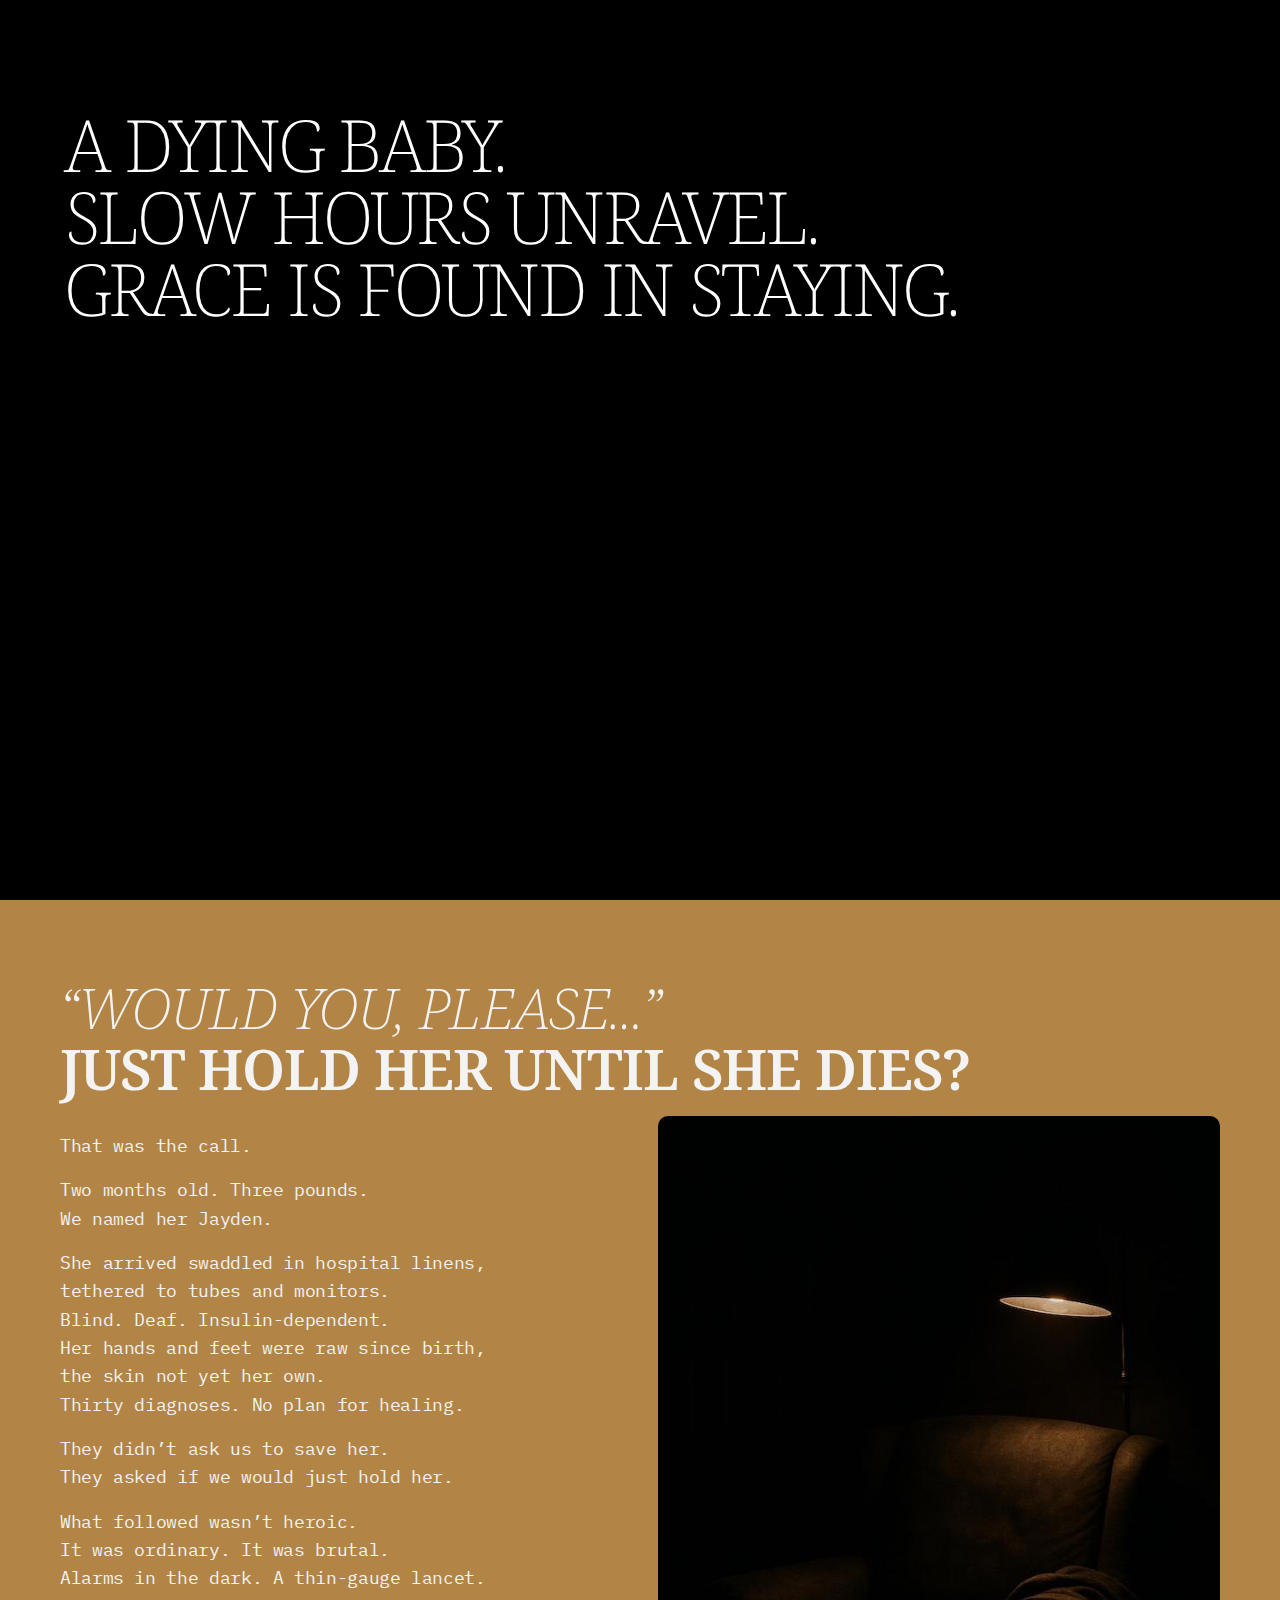
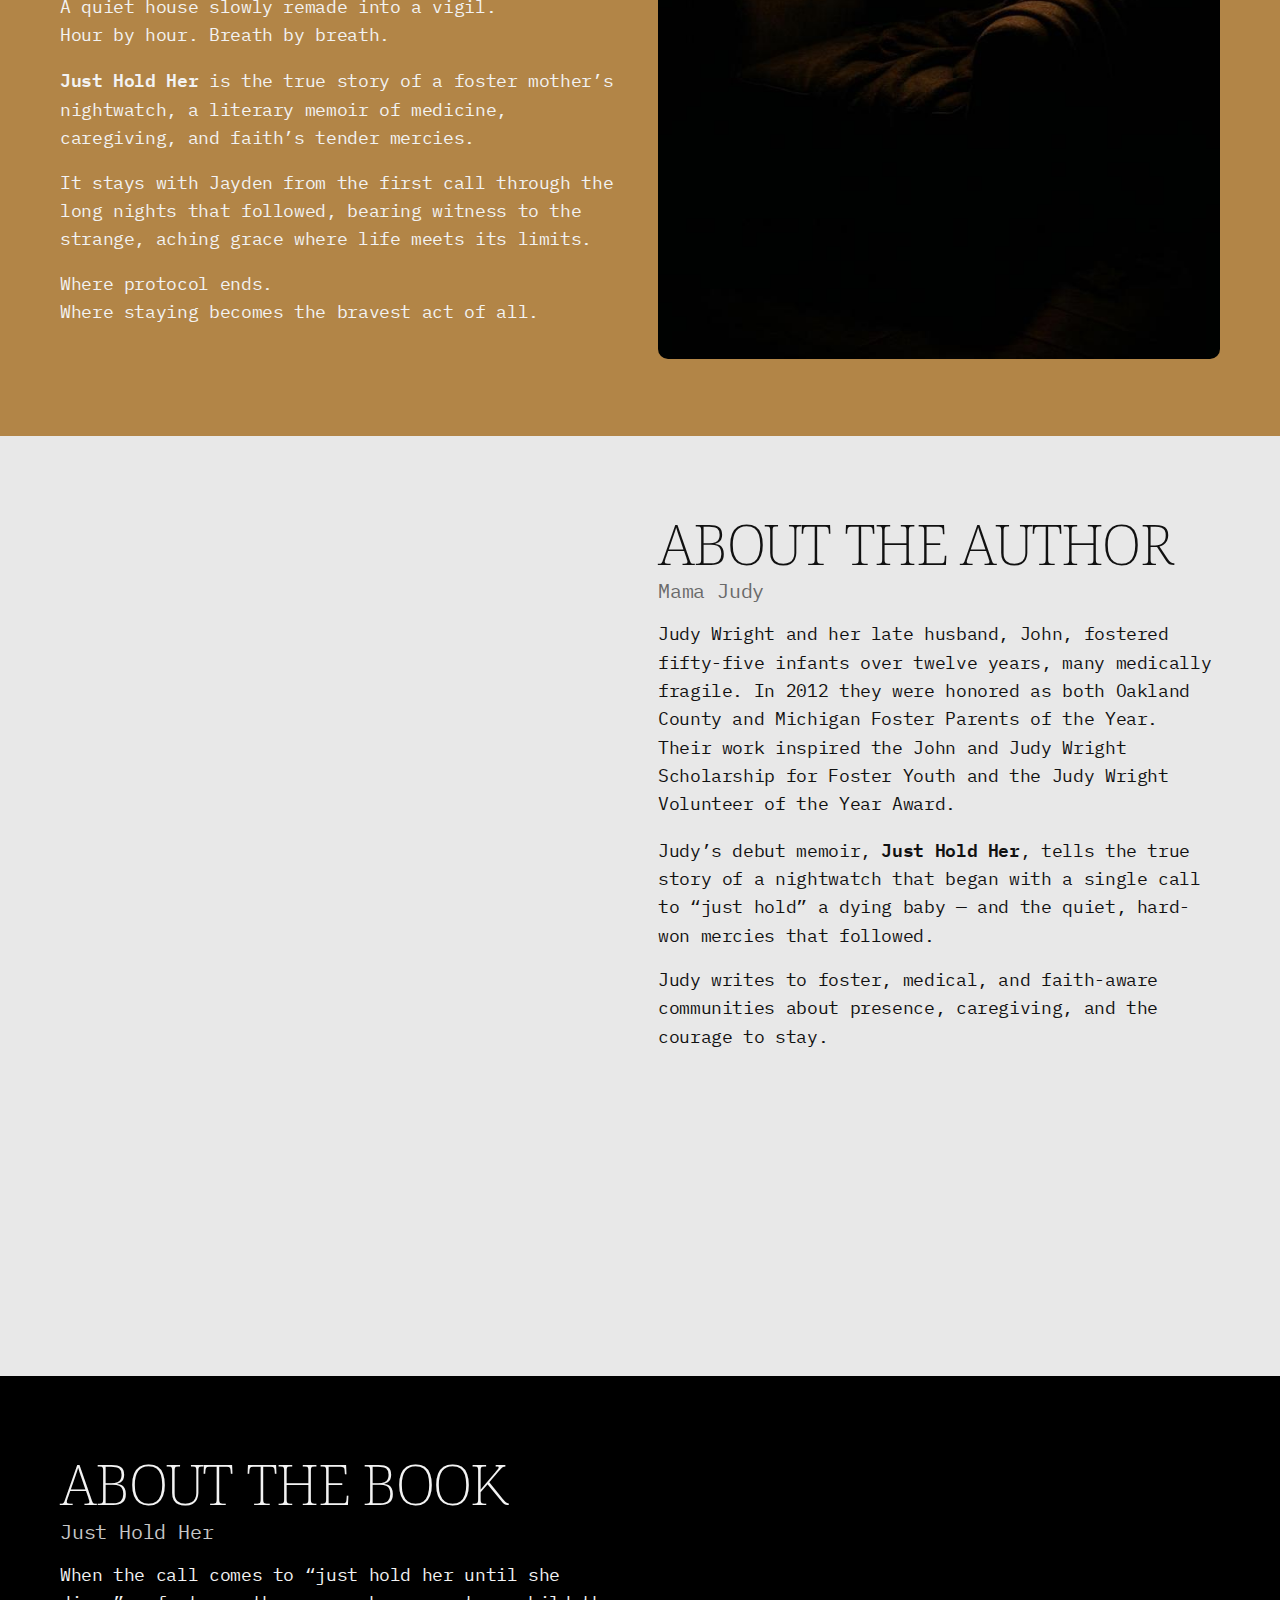
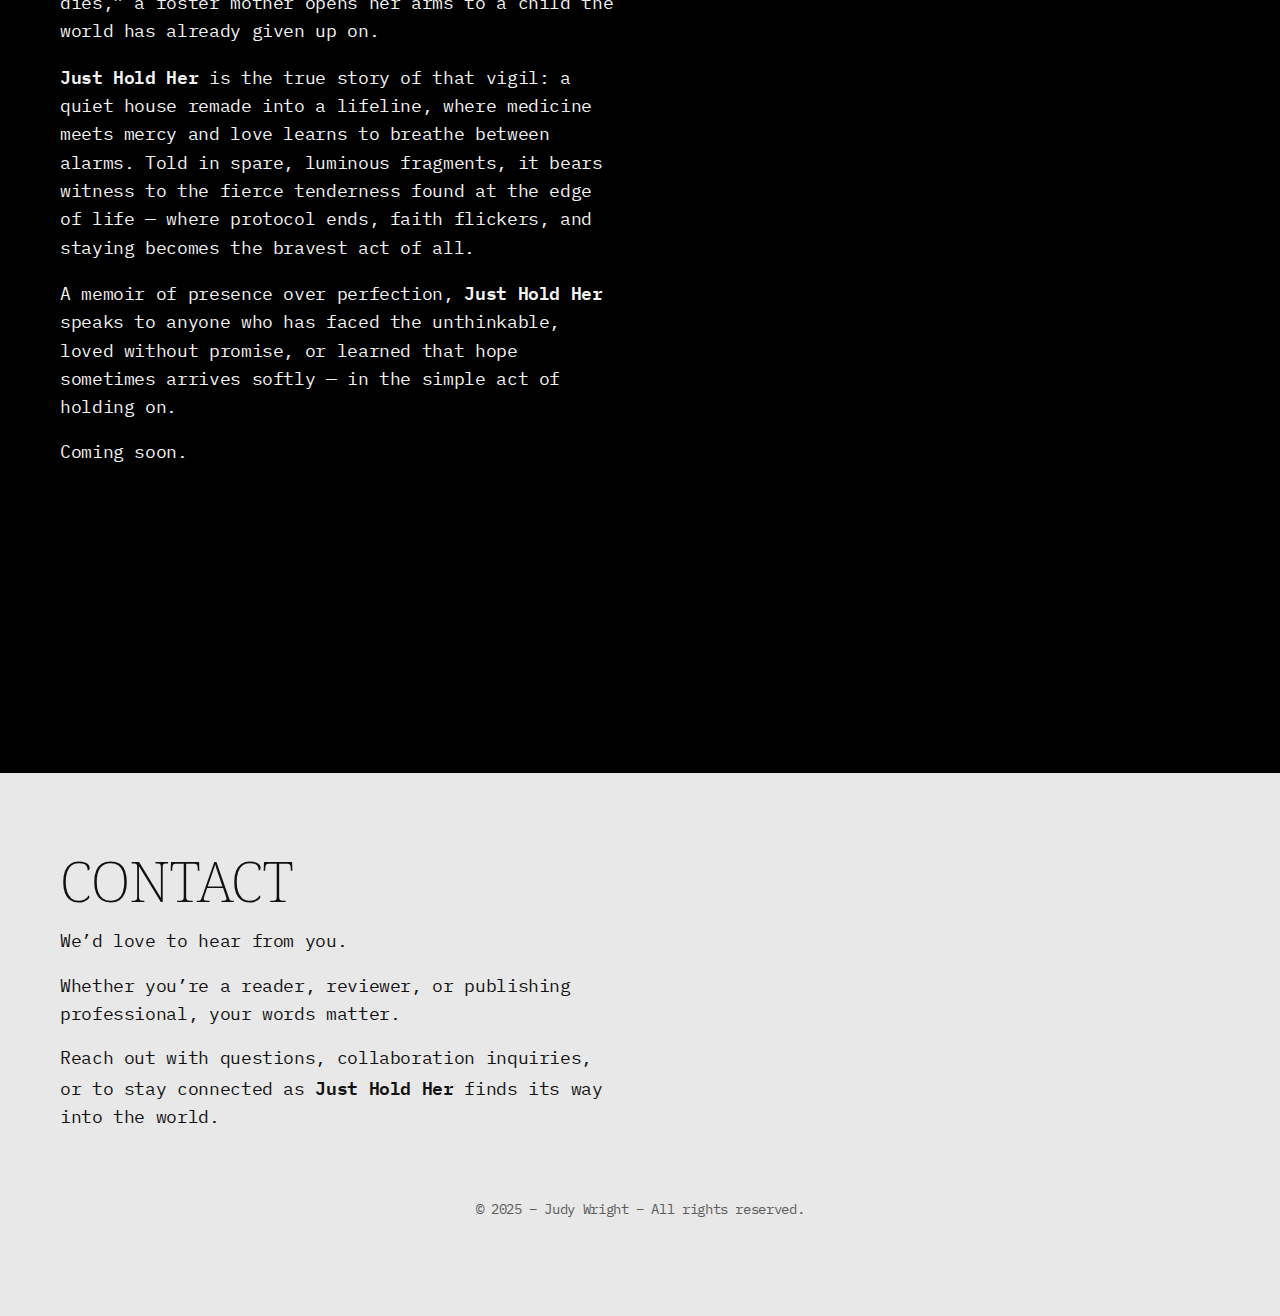
<file: _index.html>
<!DOCTYPE html>
<html lang="en">
<head>
	<meta charset="utf-8">
	<meta name="viewport" content="width=device-width, initial-scale=1">
	<title>Just Hold Her — A Memoir by Judy Wright</title>
	<meta name="description" content="Just Hold Her is a literary memoir of medicine, caregiving, and the tender mercies found in staying. A foster mother’s nightwatch from the first call to the long, quiet hours that followed.">
	<meta name="robots" content="index,follow,max-image-preview:large,max-snippet:-1,max-video-preview:-1">
	<meta name="author" content="Judy Wright">
	<meta name="theme-color" content="#000000">
	<link rel="canonical" href="https://example.com/">

	<!-- Open Graph -->
	<meta property="og:title" content="Just Hold Her — A Memoir by Judy Wright">
	<meta property="og:description" content="A literary memoir of medicine, caregiving, and the tender mercies found in staying.">
	<meta property="og:type" content="website">
	<meta property="og:site_name" content="Just Hold Her">
	<meta property="og:locale" content="en_US">
	<meta property="og:image" content="https://example.com/assets/prescription-of-comfort.png">

	<!-- Twitter -->
	<meta name="twitter:card" content="summary_large_image">
	<meta name="twitter:image" content="https://example.com/assets/prescription-of-comfort.png">

	<link rel="icon" href="./assets/favicon.ico" type="image/x-icon">

	<!-- Fonts: Noto Serif (200) + IBM Plex Mono -->
	<link rel="preconnect" href="https://fonts.googleapis.com">
	<link rel="preconnect" href="https://fonts.gstatic.com" crossorigin>
	<link href="https://fonts.googleapis.com/css2?family=IBM+Plex+Mono:wght@400;500&family=Noto+Serif:wght@200;300;400&display=swap" rel="stylesheet">

	<!-- Preload hero for LCP -->
	<link rel="preload" href="./assets/prescription-of-comfort.png" as="image">

	<link rel="stylesheet" href="styles.css">

	<script type="application/ld+json">
	{
		"@context":"https://schema.org",
		"@graph":[
			{
				"@type":"WebSite",
				"name":"Just Hold Her",
				"url":"https://example.com/",
				"inLanguage":"en-US",
				"publisher":{"@id":"#author"}
			},
			{
				"@type":"Book",
				"name":"Just Hold Her",
				"author":{"@id":"#author"},
				"about":"A literary memoir of medicine, caregiving, and the tender mercies found in staying.",
				"image":"https://example.com/assets/prescription-of-comfort.png",
				"workExample":[{
					"@type":"Book",
					"name":"Just Hold Her (excerpt site)",
					"bookEdition":"First",
					"bookFormat":"https://schema.org/EBook",
					"url":"https://example.com/",
					"image":"https://example.com/assets/prescription-of-comfort.png"
				}]
			},
			{
				"@type":"Person",
				"@id":"#author",
				"name":"Judy Wright",
				"award":[
					"Oakland County Foster Parents of the Year (2012)",
					"Michigan Foster Parents of the Year (2012)"
				]
			}
		]
	}
	</script>
</head>
<body>
	<a class="skip" href="#main">Skip to content</a>

	<main id="main">
		<!-- HERO -->
		<section class="hero" aria-label="Introduction">
			<div class="hero-overlay">
				<h1>A DYING BABY.<br>Slow hours unravel.<br>Grace is found in staying.</h1>
			</div>
		</section>

		<!-- SECTION 2 (Black): inverse reveal, image right -->
		<section class="section theme-dark s2">
			<div class="wrap">
					<div><h2><em>“Would you, please…”</em><br><strong>just hold her until she dies?</strong></h2>
						</div>
				<div class="section-inner">
						<div class="section-copy">
						<p>That was the call.</p>
						<p>Two months old. Three pounds.<br>We named her Jayden.</p>
						<p>She arrived swaddled in hospital linens,<br>tethered to tubes and monitors.<br>Blind. Deaf. Insulin-dependent.<br>Her hands and feet were raw since birth,<br>the skin not yet her own.<br>Thirty diagnoses. No plan for healing.</p>
						<p>They didn’t ask us to save her.<br>They asked if we would just hold her.</p>
						<p>What followed wasn’t heroic.<br>It was ordinary. It was brutal.<br>Alarms in the dark. A thin-gauge lancet.<br>A quiet house slowly remade into a vigil.<br>Hour by hour. Breath by breath.</p>
						<p><strong>Just Hold Her</strong> is the true story of a foster mother’s nightwatch, a literary memoir of medicine, caregiving, and faith’s tender mercies.</p>
						<p>It stays with Jayden from the first call through the long nights that followed, bearing witness to the strange, aching grace where life meets its limits.</p>
						<p>Where protocol ends.<br>Where staying becomes the bravest act of all.</p>
					</div>
					<div class="section-media">
						<figure>
							<img src="./assets/book.jpg" alt="Still life: baby bottle with book under warm lamplight, symbolizing a nightwatch vigil.">
						</figure>
					</div>
				</div>
			</div>
		</section>

		<!-- SECTION 3 (Gray): image left -->
		<section class="section theme-gray s3">
			<div class="wrap">
				<div class="section-inner">
					<div class="section-media">
						<figure>
							<img src="./assets/john-and-judy-wright-2.jpg" loading="lazy" decoding="async" alt="Prescription pad reading ‘Just Hold Her’ on a baby blanket, portrait orientation.">
						</figure>
					</div>
					<div class="section-copy">
						<h3>About the Author</h3>
						<h2>Mama Judy</h2>
						<p>Judy Wright and her late husband, John, fostered fifty-five infants over twelve years, many medically fragile. In 2012 they were honored as both Oakland County and Michigan Foster Parents of the Year. Their work inspired the John and Judy Wright Scholarship for Foster Youth and the Judy Wright Volunteer of the Year Award.</p>
						<p>Judy’s debut memoir, <strong>Just Hold Her</strong>, tells the true story of a nightwatch that began with a single call to “just hold” a dying baby — and the quiet, hard-won mercies that followed.</p>
						<p>Judy writes to foster, medical, and faith-aware communities about presence, caregiving, and the courage to stay.</p>
					</div>
				</div>
			</div>
		</section>

		<!-- SECTION 4 (Black): image right -->
		<section class="section theme-dark s4">
			<div class="wrap">
				<div class="section-inner">
					<div class="section-copy">
						<h3>About the Book</h3>
						<h2>Just Hold Her</h2>
						<p>When the call comes to “just hold her until she dies,” a foster mother opens her arms to a child the world has already given up on.</p>
						<p><strong>Just Hold Her</strong> is the true story of that vigil: a quiet house remade into a lifeline, where medicine meets mercy and love learns to breathe between alarms. Told in spare, luminous fragments, it bears witness to the fierce tenderness found at the edge of life — where protocol ends, faith flickers, and staying becomes the bravest act of all.</p>
						<p>A memoir of presence over perfection, <strong>Just Hold Her</strong> speaks to anyone who has faced the unthinkable, loved without promise, or learned that hope sometimes arrives softly — in the simple act of holding on.</p>
						<p>Coming soon.</p>
					</div>
					<div class="section-media">
						<figure>
							<img src="./assets/prescription-of-comfort-portriat.png" loading="lazy" decoding="async" alt="Prescription pad reading ‘Just Hold Her’ resting on a baby blanket.">
						</figure>
					</div>
				</div>
			</div>
		</section>

		<!-- CONTACT (Gray) -->
		<section class="section theme-gray contact">
			<div class="wrap">
				<div class="section-inner">
					<div class="section-copy">
						<h2>Contact</h2>
						<p>We’d love to hear from you.</p>
						<p>Whether you’re a reader, reviewer, or publishing professional, your words matter.</p>
						<p>Reach out with questions, collaboration inquiries, or to stay connected as <strong>Just Hold Her</strong> finds its way into the world.</p>
						<p style="display:none"><a href="mailto:email@address.tld" title="Email the author">email@address.tld</a></p>
					</div>
				</div>
				<div class="footer">© 2025 – Judy Wright – All rights reserved.</div>
			</div>
		</section>
	</main>

	<script src="app-fallback.js" defer></script>
</body>
</html>
</file>
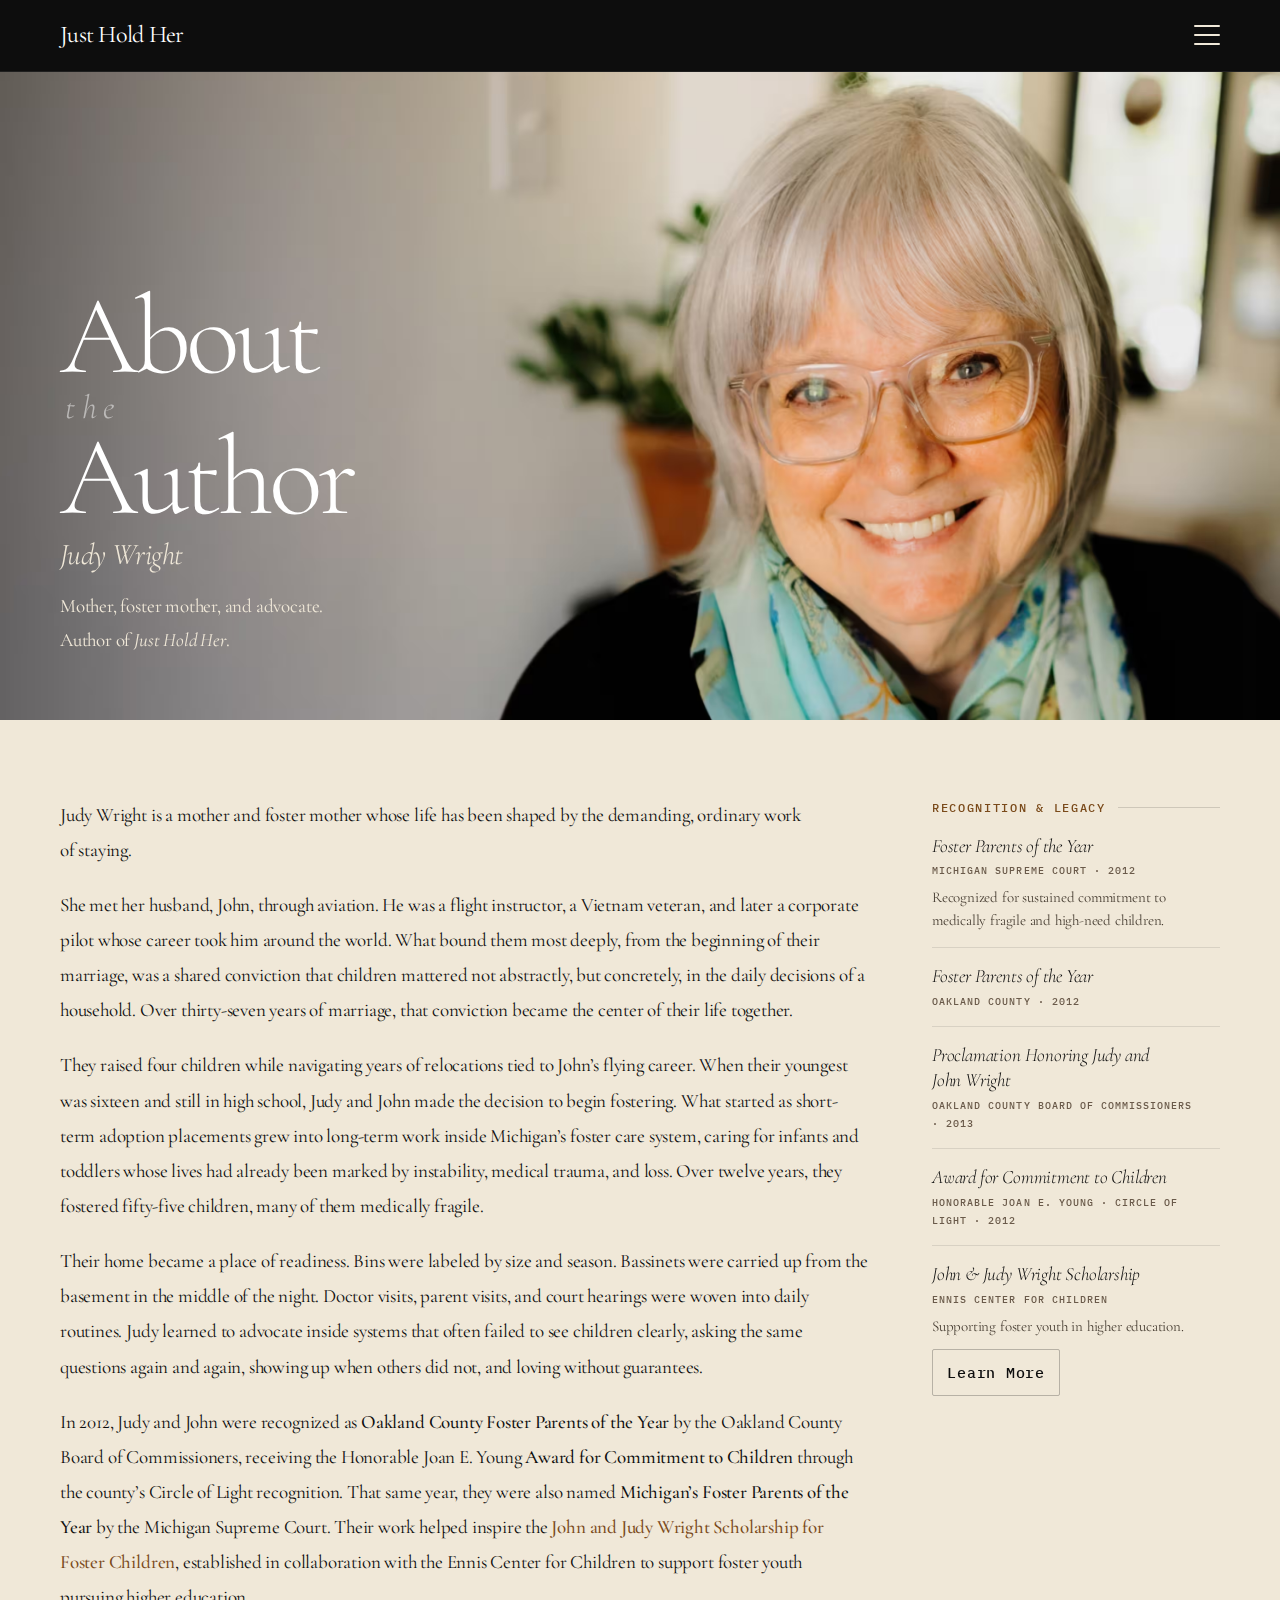
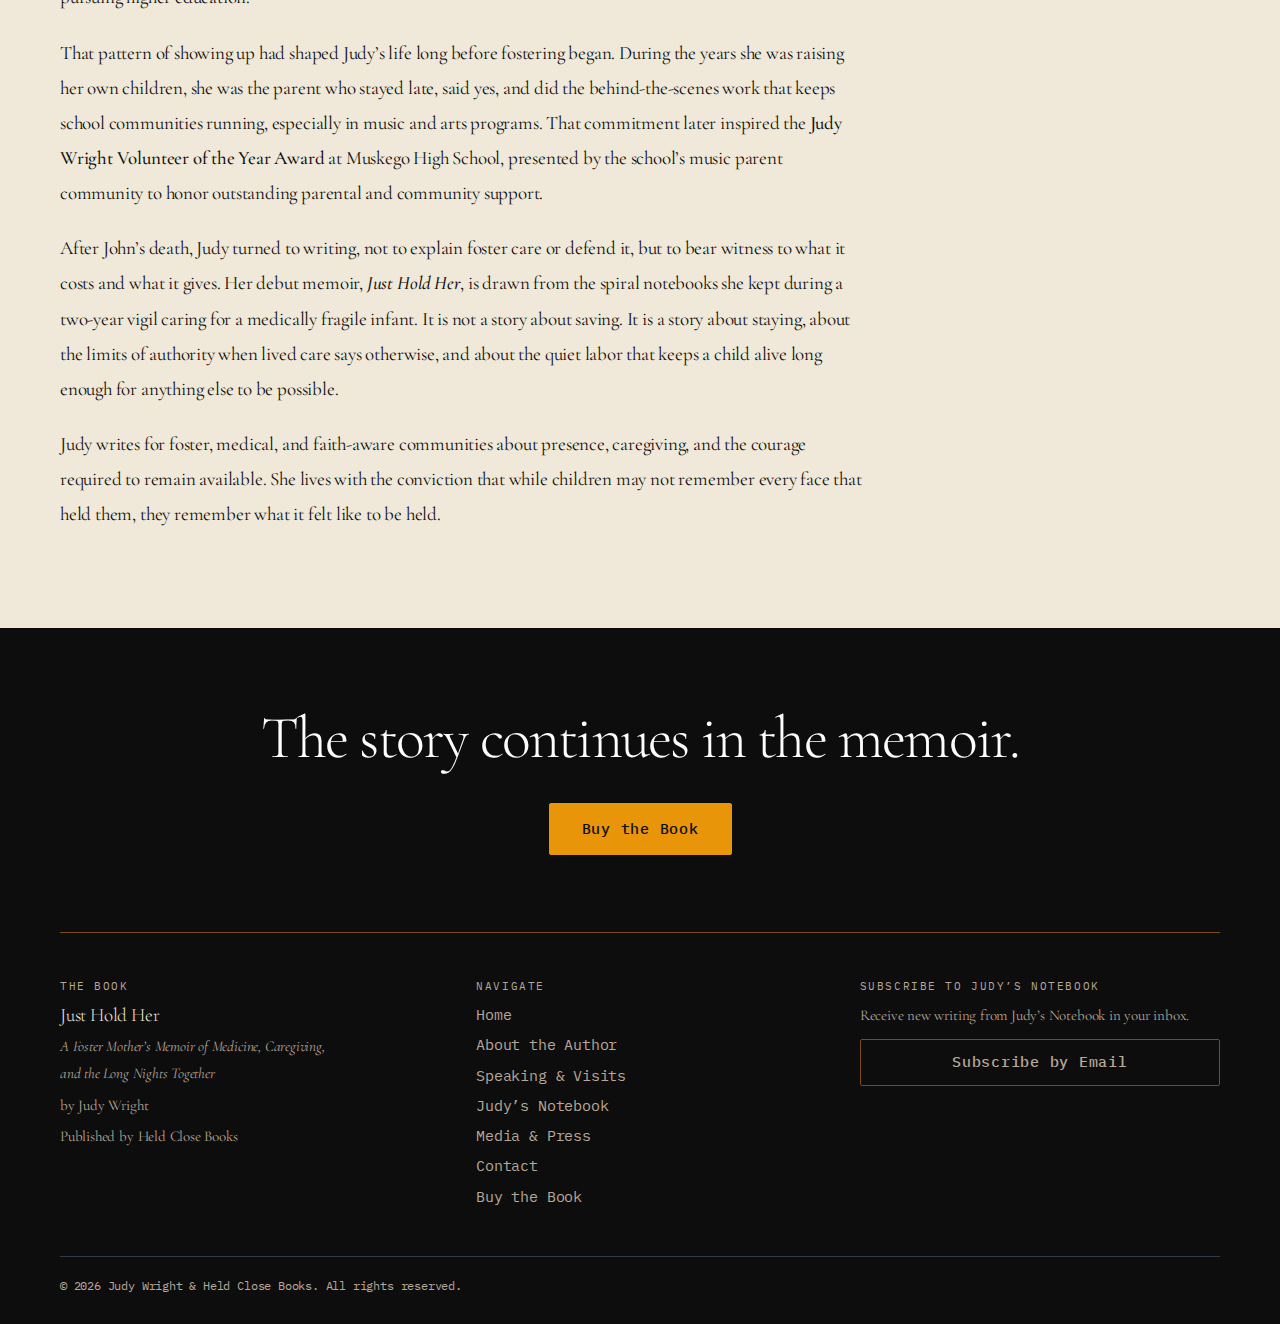
<file: about-author-judy-wright.html>
<!DOCTYPE html>
<html lang="en">
<head>
  <meta charset="UTF-8">
  <meta name="viewport" content="width=device-width, initial-scale=1">
  <title>About Judy Wright | Mother, Foster Mother, and Author of Just Hold Her</title>
  <meta name="description" content="Meet Judy Wright, mother, foster mother, and author of Just Hold Her, a literary memoir shaped by years of caring for medically fragile children and bearing witness in the record.">
  <link rel="canonical" href="https://justholdher.com/about-author-judy-wright.html">

  <!-- Open Graph -->
  <meta property="og:title" content="About Judy Wright | Foster Mother, Caregiver, and Author of Just Hold Her">
  <meta property="og:description" content="Meet Judy Wright &#8212; caregiver, foster parent, and author of the literary memoir Just Hold Her. Her life's work reflects deep presence, steadfast love, and advocacy for vulnerable children.">
  <meta property="og:type" content="profile">
  <meta property="og:site_name" content="Just Hold Her">
  <meta property="og:locale" content="en_US">
  <meta property="og:url" content="https://justholdher.com/about-author-judy-wright.html">
  <meta property="og:image" content="https://justholdher.com/assets/img/author-judy-wright-about-hero.jpeg">
  <meta property="og:image:width" content="1200">
  <meta property="og:image:height" content="630">

  <!-- Twitter -->
  <meta name="twitter:card" content="summary_large_image">
  <meta name="twitter:title" content="About Judy Wright &#8212; Author of Just Hold Her">
  <meta name="twitter:description" content="Meet Judy Wright &#8212; caregiver, foster parent, and author of the literary memoir Just Hold Her.">
  <meta name="twitter:image" content="https://justholdher.com/assets/img/author-judy-wright-about-hero.jpeg">

  <!-- Favicon -->
  <link rel="icon" href="assets/img/favicon.ico" type="image/x-icon">

  <!-- Stylesheet -->
  <link rel="stylesheet" href="assets/css/main.css">

  <!-- Fonts -->
  <link rel="preconnect" href="https://fonts.googleapis.com">
  <link rel="preconnect" href="https://fonts.gstatic.com" crossorigin>
  <link href="https://fonts.googleapis.com/css2?family=Cormorant+Garamond:ital,wght@0,300;0,400;1,300;1,400&family=IBM+Plex+Mono:wght@400;500&display=swap" rel="stylesheet">

  <!-- Structured Data -->
  <script type="application/ld+json">
  {
    "@context": "https://schema.org",
    "@graph": [
      {
        "@type": "WebSite",
        "name": "Just Hold Her",
        "url": "https://justholdher.com/",
        "inLanguage": "en-US",
        "publisher": { "@id": "#author" }
      },
      {
        "@type": "Person",
        "@id": "#author",
        "name": "Judy Wright",
        "url": "https://justholdher.com/about-author-judy-wright.html",
        "sameAs": ["https://judysnotebook.substack.com"],
        "jobTitle": "Author",
        "description": "Foster mother, caregiver, advocate, and author of Just Hold Her &#8212; a literary memoir of medicine, caregiving, and the long nights together.",
        "image": "https://justholdher.com/assets/img/author-judy-wright-about-hero.jpeg",
        "award": [
          "Honorable Joan E. Young Award for Commitment to Children &#8212; Oakland County Board of Commissioners (2012)",
          "Oakland County Foster Parents of the Year &#8212; Oakland County Board of Commissioners (2012)",
          "Michigan Foster Parents of the Year &#8212; Michigan Supreme Court (2012)",
          "Judy Wright Volunteer of the Year Award &#8212; Muskego High School Music Program"
        ],
        "affiliation": {
          "@type": "Organization",
          "name": "Ennis Center for Children",
          "description": "Namesake of the John and Judy Wright Scholarship for Foster Children"
        }
      }
    ]
  }
  </script>

  <!-- Google tag (gtag.js) -->
  <script async src="https://www.googletagmanager.com/gtag/js?id=G-CCX49YFZRQ"></script>
  <script>
    window.dataLayer = window.dataLayer || [];
    function gtag(){ dataLayer.push(arguments); }
    gtag('js', new Date());
    gtag('config', 'G-CCX49YFZRQ');
  </script>
</head>

<body class="phase-ebook">
  <a href="#main-content" class="skip-link">Skip to main content</a>

  <!-- ══ NAVIGATION ════════════════════════════════════════════════════════ -->
  <header role="banner">
    <div class="nav-inner wrap">
      <a href="index.html" class="nav-brand">Just Hold Her</a>
      <button class="nav-toggle" aria-label="Toggle navigation" aria-expanded="false" aria-controls="nav-menu">
        <span></span><span></span><span></span>
      </button>
      <nav id="nav-menu" class="nav-links" aria-label="Main navigation">
        <a href="index.html">Home</a>
        <a href="about-author-judy-wright.html" aria-current="page">About the Author</a>
        <a href="speaking.html">Speaking &amp; Visits</a>
        <a href="notebook.html">Judy&#8217;s Notebook</a>
        <a href="media.html">Media &amp; Press</a>
        <a href="contact.html">Contact</a>
        <a href="buy.html" class="nav-cta">Buy the Book</a>
      </nav>
    </div>
  </header>
  <div class="nav-overlay" aria-hidden="true"></div>

  <main id="main-content">

    <!-- ══ HERO ═════════════════════════════════════════════════════════════ -->
    <section class="about-hero page-hero" aria-labelledby="about-h1">
      <picture>
        <source srcset="assets/img/author-judy-wright-about-hero.avif" type="image/avif">
        <source srcset="assets/img/author-judy-wright-about-hero.webp" type="image/webp">
        <img class="about-hero-img page-hero-img"
             src="assets/img/author-judy-wright-about-hero.jpeg"
             alt="Author Judy Wright"
             aria-hidden="true"
             decoding="async"
             loading="eager"
             fetchpriority="high"
             width="1920" height="1080">
      </picture>
      <div class="about-hero-content page-hero-content wrap">
        <h1 id="about-h1"><span class="about-hero-line">About</span><span class="about-hero-the">the</span><span class="about-hero-line">Author</span></h1>
        <p class="about-hero-name">Judy Wright</p>
        <p class="about-hero-sub">Mother, foster mother, and advocate.<br>Author of <em>Just Hold Her</em>.</p>
      </div>
    </section>

    <!-- ══ BIO + AWARDS SIDEBAR ════════════════════════════════════════════ -->
    <section class="section about-bio" aria-labelledby="bio-heading">
      <div class="wrap">
        <div class="about-bio-grid">

          <!-- Main bio column -->
          <article class="about-bio-main">
            <h2 class="sr-only" id="bio-heading">Biography</h2>

            <p>Judy Wright is a mother and foster mother whose life has been shaped by the demanding, ordinary work of staying.</p>

            <p>She met her husband, John, through aviation. He was a flight instructor, a Vietnam veteran, and later a corporate pilot whose career took him around the world. What bound them most deeply, from the beginning of their marriage, was a shared conviction that children mattered not abstractly, but concretely, in the daily decisions of a household. Over thirty-seven years of marriage, that conviction became the center of their life together.</p>

            <p>They raised four children while navigating years of relocations tied to John&#8217;s flying career. When their youngest was sixteen and still in high school, Judy and John made the decision to begin fostering. What started as short-term adoption placements grew into long-term work inside Michigan&#8217;s foster care system, caring for infants and toddlers whose lives had already been marked by instability, medical trauma, and loss. Over twelve years, they fostered fifty-five children, many of them medically fragile.</p>

            <p>Their home became a place of readiness. Bins were labeled by size and season. Bassinets were carried up from the basement in the middle of the night. Doctor visits, parent visits, and court hearings were woven into daily routines. Judy learned to advocate inside systems that often failed to see children clearly, asking the same questions again and again, showing up when others did not, and loving without guarantees.</p>

            <p>In 2012, Judy and John were recognized as <strong>Oakland County Foster Parents of the Year</strong> by the Oakland County Board of Commissioners, receiving the Honorable Joan E. Young <strong>Award for Commitment to Children</strong> through the county&#8217;s Circle of Light recognition. That same year, they were also named <strong>Michigan&#8217;s Foster Parents of the Year</strong> by the Michigan Supreme Court. Their work helped inspire the <strong><a href="https://jjwrightscholarship.com" target="_blank" rel="noopener noreferrer">John and Judy Wright Scholarship for Foster Children<span class="sr-only"> (opens in new tab)</span></a></strong>, established in collaboration with the Ennis Center for Children to support foster youth pursuing higher education.</p>

            <p>That pattern of showing up had shaped Judy&#8217;s life long before fostering began. During the years she was raising her own children, she was the parent who stayed late, said yes, and did the behind-the-scenes work that keeps school communities running, especially in music and arts programs. That commitment later inspired the <strong>Judy Wright Volunteer of the Year Award</strong> at Muskego High School, presented by the school&#8217;s music parent community to honor outstanding parental and community support.</p>

            <p>After John&#8217;s death, Judy turned to writing, not to explain foster care or defend it, but to bear witness to what it costs and what it gives. Her debut memoir, <strong><em>Just Hold Her</em></strong>, is drawn from the spiral notebooks she kept during a two-year vigil caring for a medically fragile infant. It is not a story about saving. It is a story about staying, about the limits of authority when lived care says otherwise, and about the quiet labor that keeps a child alive long enough for anything else to be possible.</p>

            <p>Judy writes for foster, medical, and faith-aware communities about presence, caregiving, and the courage required to remain available. She lives with the conviction that while children may not remember every face that held them, they remember what it felt like to be held.</p>
          </article>

          <!-- Awards sidebar -->
          <aside class="about-awards-sidebar" aria-label="Awards and recognition">
            <p class="media-section-label">Recognition &amp; Legacy</p>

            <div class="about-award-card">
              <p class="about-award-title">Foster Parents of the Year</p>
              <p class="about-award-source">Michigan Supreme Court &#183; 2012</p>
              <p class="about-award-note">Recognized for sustained commitment to medically fragile and high-need children.</p>
            </div>

            <div class="about-award-card">
              <p class="about-award-title">Foster Parents of the Year</p>
              <p class="about-award-source">Oakland County &#183; 2012</p>
            </div>

            <div class="about-award-card">
              <p class="about-award-title">Proclamation Honoring Judy and John Wright</p>
              <p class="about-award-source">Oakland County Board of Commissioners &#183; 2013</p>
            </div>

            <div class="about-award-card">
              <p class="about-award-title">Award for Commitment to Children</p>
              <p class="about-award-source">Honorable Joan E. Young &#183; Circle of Light &#183; 2012</p>
            </div>
            <div class="about-award-card about-award-card--scholarship">
              <p class="about-award-title">John &amp; Judy Wright Scholarship</p>
              <p class="about-award-source">Ennis Center for Children</p>
              <p class="about-award-note">Supporting foster youth in higher education.</p>
              <a class="btn btn--outline btn--sm" href="https://jjwrightscholarship.com" target="_blank" rel="noopener noreferrer">Learn More<span class="sr-only"> about the Wright Scholarship (opens in new tab)</span></a>
            </div>
          </aside>

        </div>
      </div>
    </section>

    <!-- ══ BOTTOM CTA ══════════════════════════════════════════════════════ -->
    <section class="section about-bottom" aria-label="Continue exploring">
      <div class="wrap" style="text-align:center;">
        <h2>The story continues in the memoir.</h2>
        <div class="cta-row cta-row--center">
          <a class="btn btn--accent" href="buy.html">Buy the Book</a>
        </div>
      </div>
    </section>

  </main>

  <!-- ══ FOOTER ════════════════════════════════════════════════════════════ -->
  <footer role="contentinfo">
    <div class="footer-inner wrap">
      <hr class="footer-rule">
      <div class="footer-grid">
        <div class="footer-col">
          <p class="footer-label">The Book</p>
          <p class="footer-title">Just Hold Her</p>
          <p class="footer-subtitle">A Foster Mother&#8217;s Memoir of Medicine, Caregiving,<br>and the Long Nights Together</p>
          <p>by Judy Wright</p>
          <p class="footer-pub">Published by <a href="https://heldclosebooks.com" target="_blank" rel="noopener noreferrer">Held Close Books<span class="sr-only"> (opens in new tab)</span></a></p>
        </div>
               <div class="footer-col">
          <p class="footer-label">Navigate</p>
          <ul class="footer-nav">
            <li><a href="index.html">Home</a></li>
            <li><a href="about-author-judy-wright.html">About the Author</a></li>
            <li><a href="speaking.html">Speaking &amp; Visits</a></li>
            <li><a href="notebook.html">Judy&#8217;s Notebook</a></li>
            <li><a href="media.html">Media &amp; Press</a></li>
            <li><a href="contact.html">Contact</a></li>
            <li><a href="buy.html">Buy the Book</a></li>
          </ul>
        </div>
        <div class="footer-col">
          <p class="footer-label">Subscribe to Judy&#8217;s Notebook</p>
          <p>Receive new writing from Judy&#8217;s Notebook in your inbox.</p>
          <div class="footer-subscribe">
            <a class="btn btn--outline btn--sm" href="notebook.html#subscribe">Subscribe by Email</a>
          </div>
        </div>
      </div>
      <div class="footer-bottom">
        <span>&copy; <span id="footer-year"></span> Judy Wright &amp; Held Close Books. All rights reserved.</span>
        <!--a class="footer-contact-link" href="contact.html">Contact</a-->
      </div>
    </div>
  </footer>

  <script src="assets/js/main.js" defer></script>
</body>
</html>
</file>
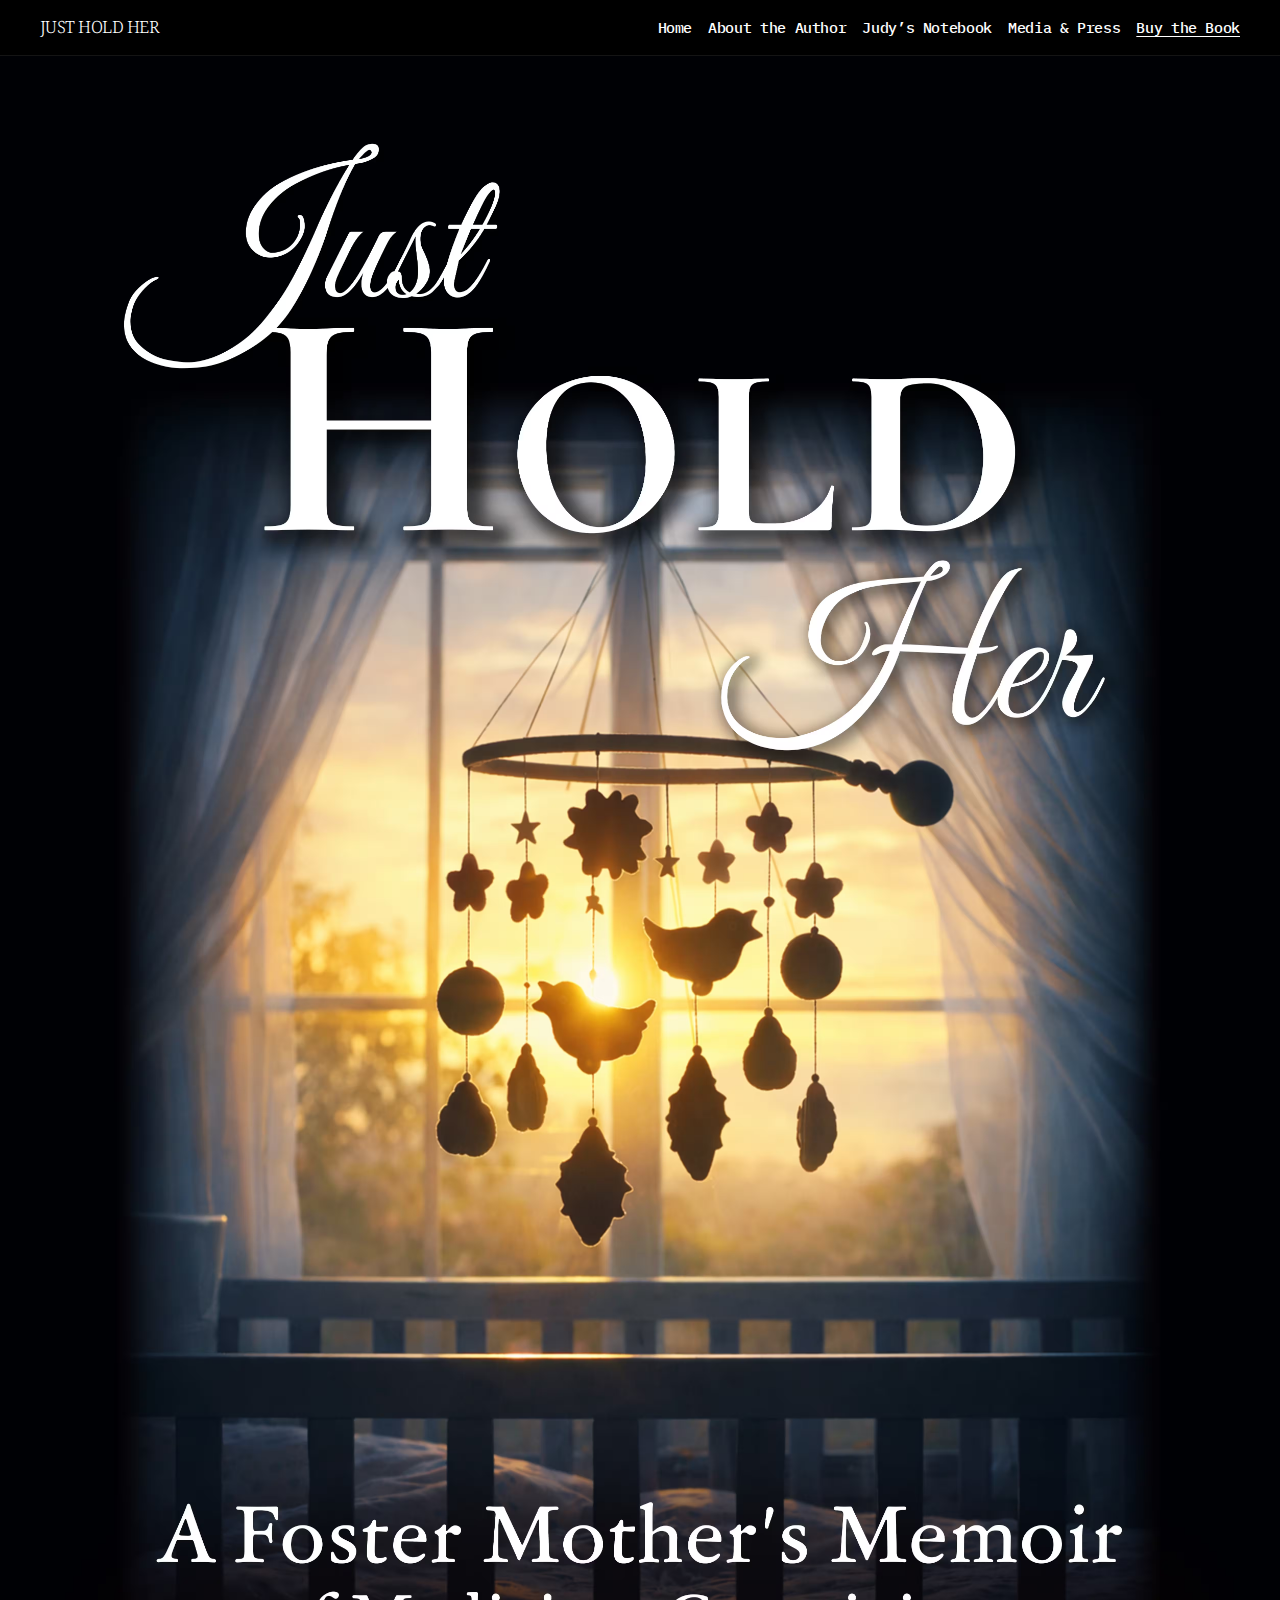
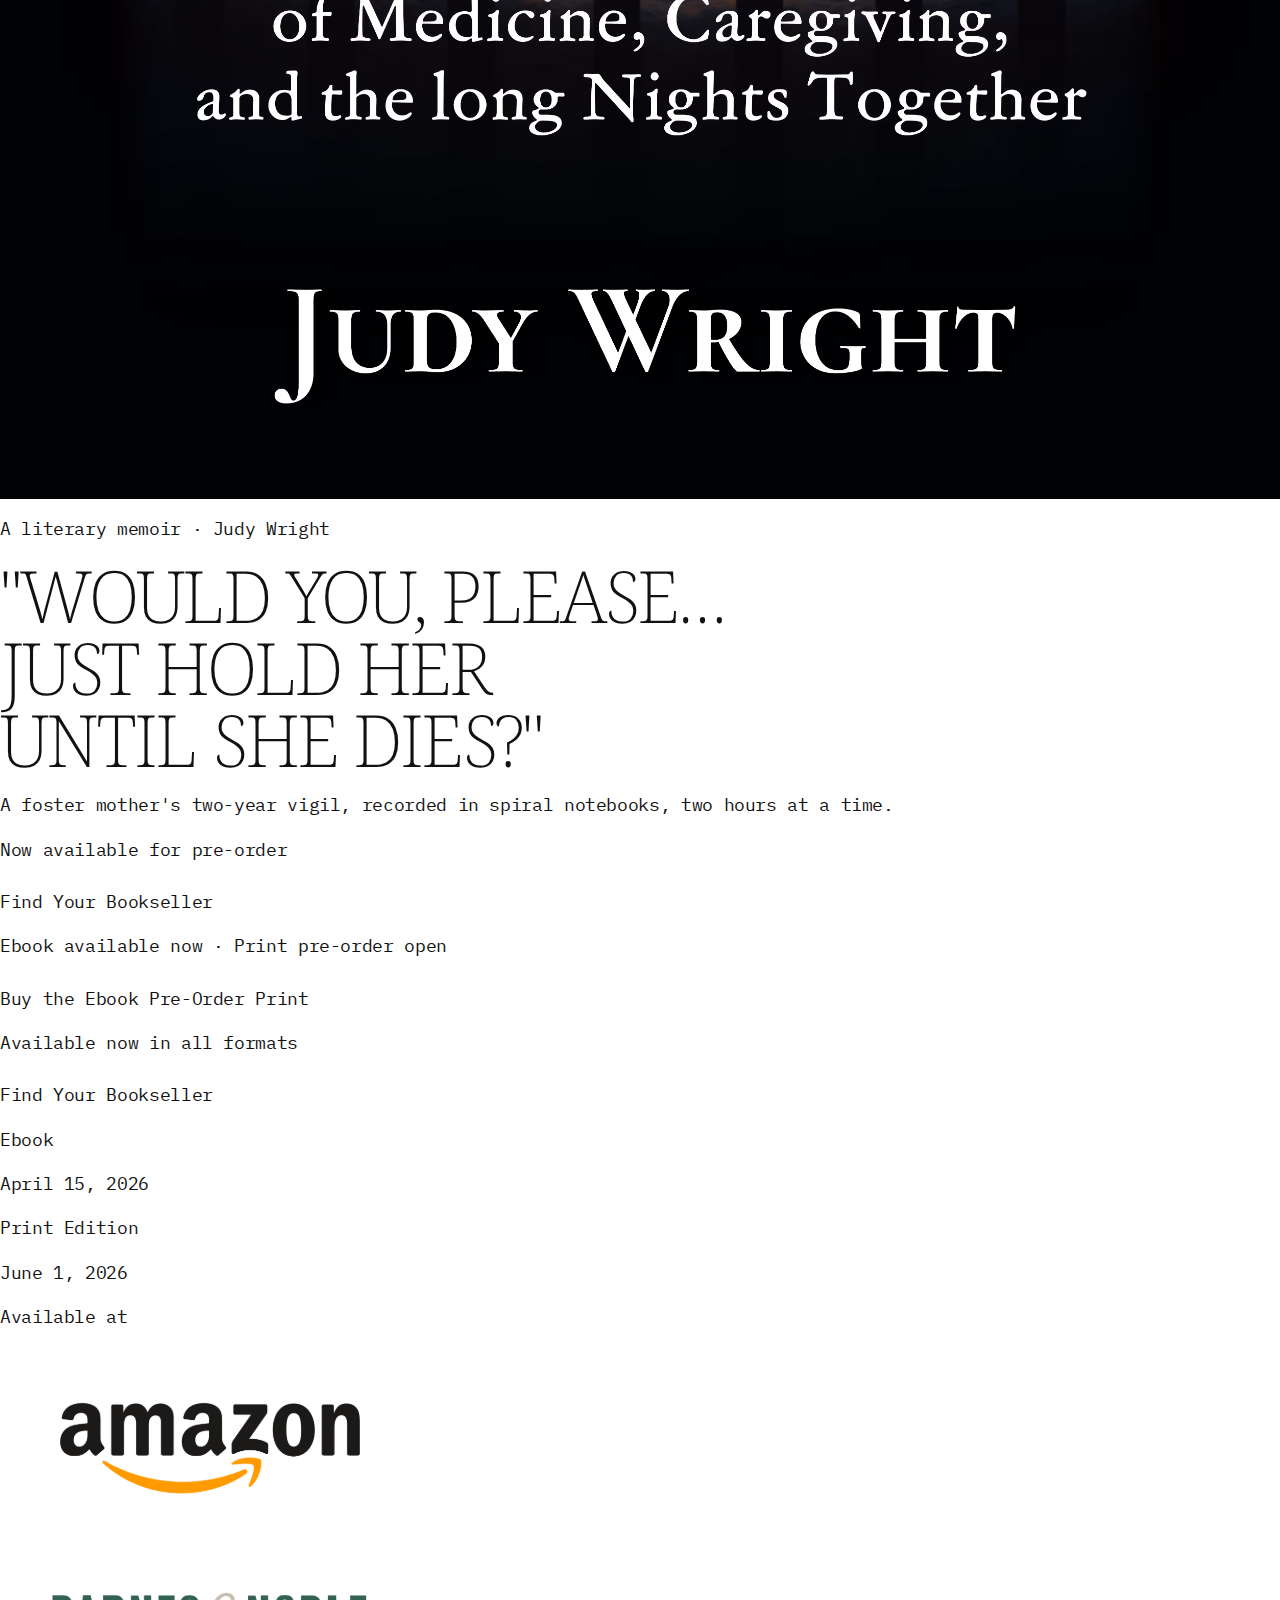
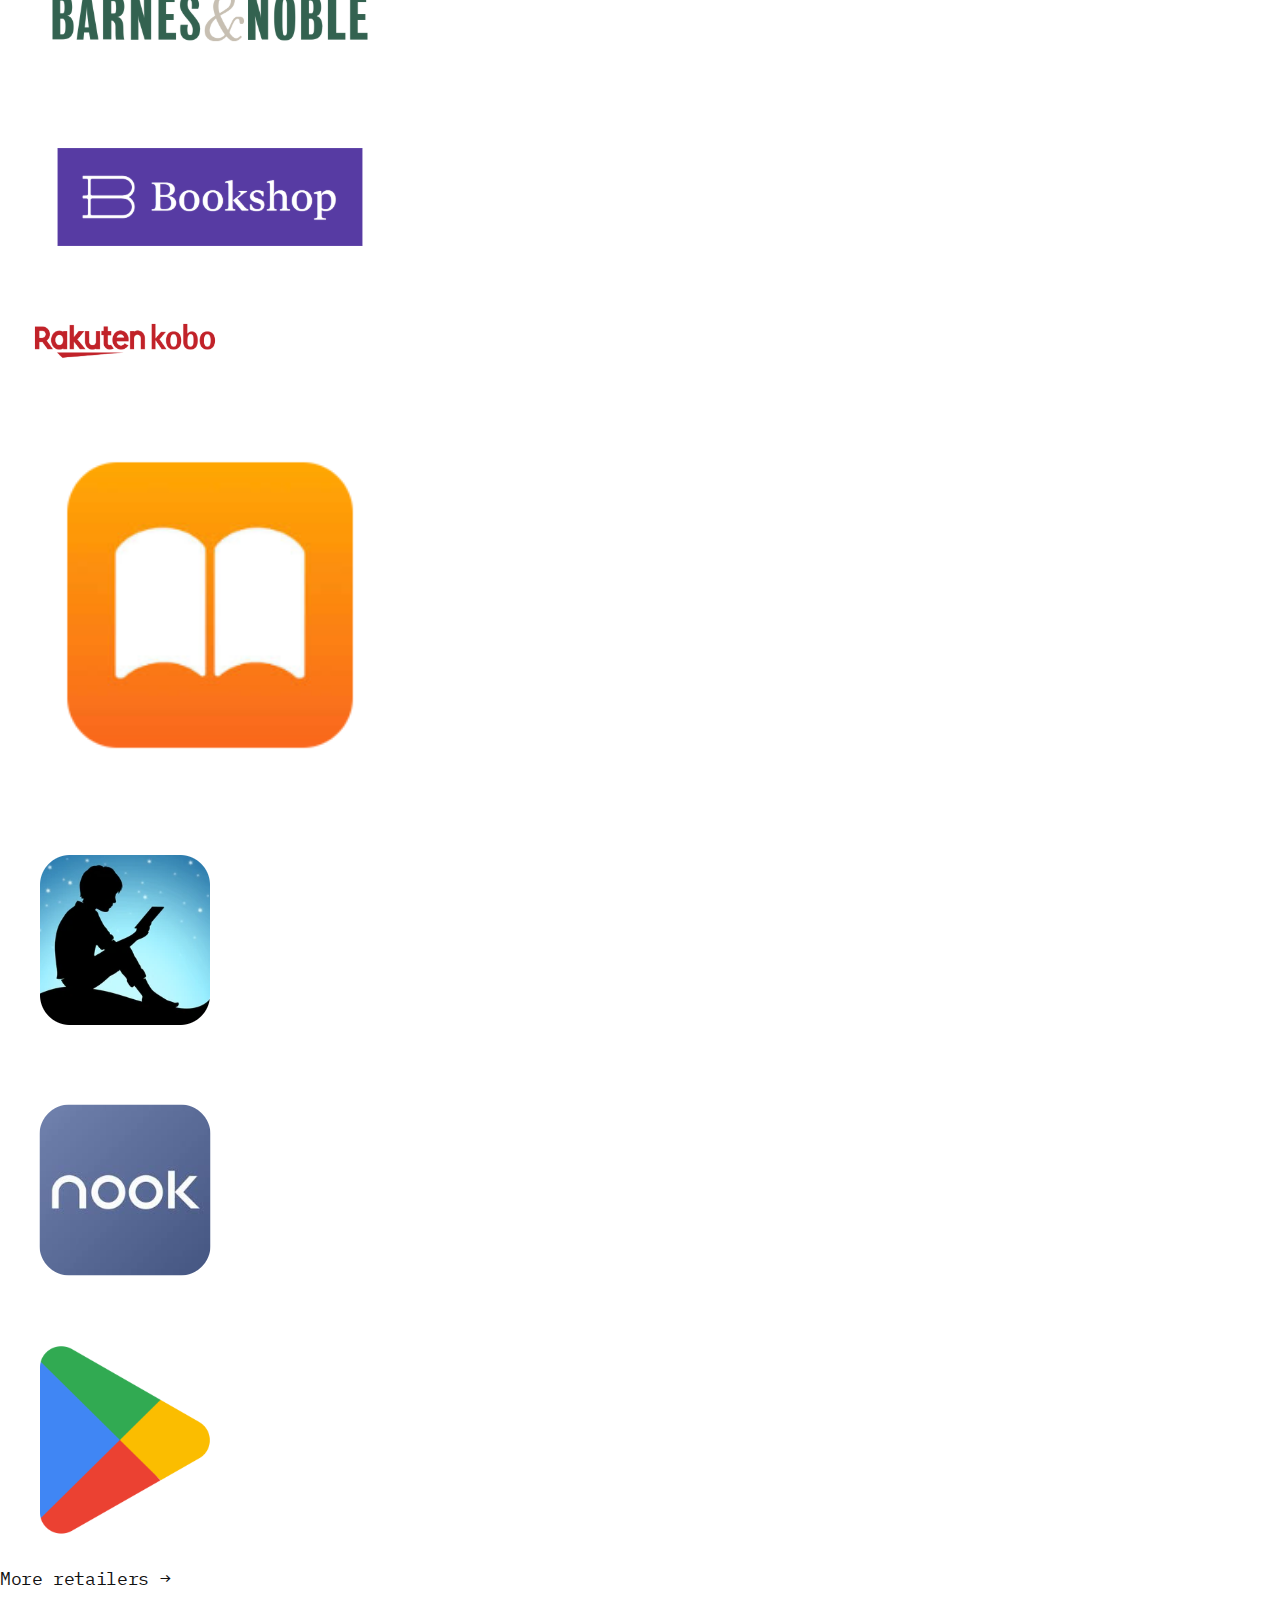
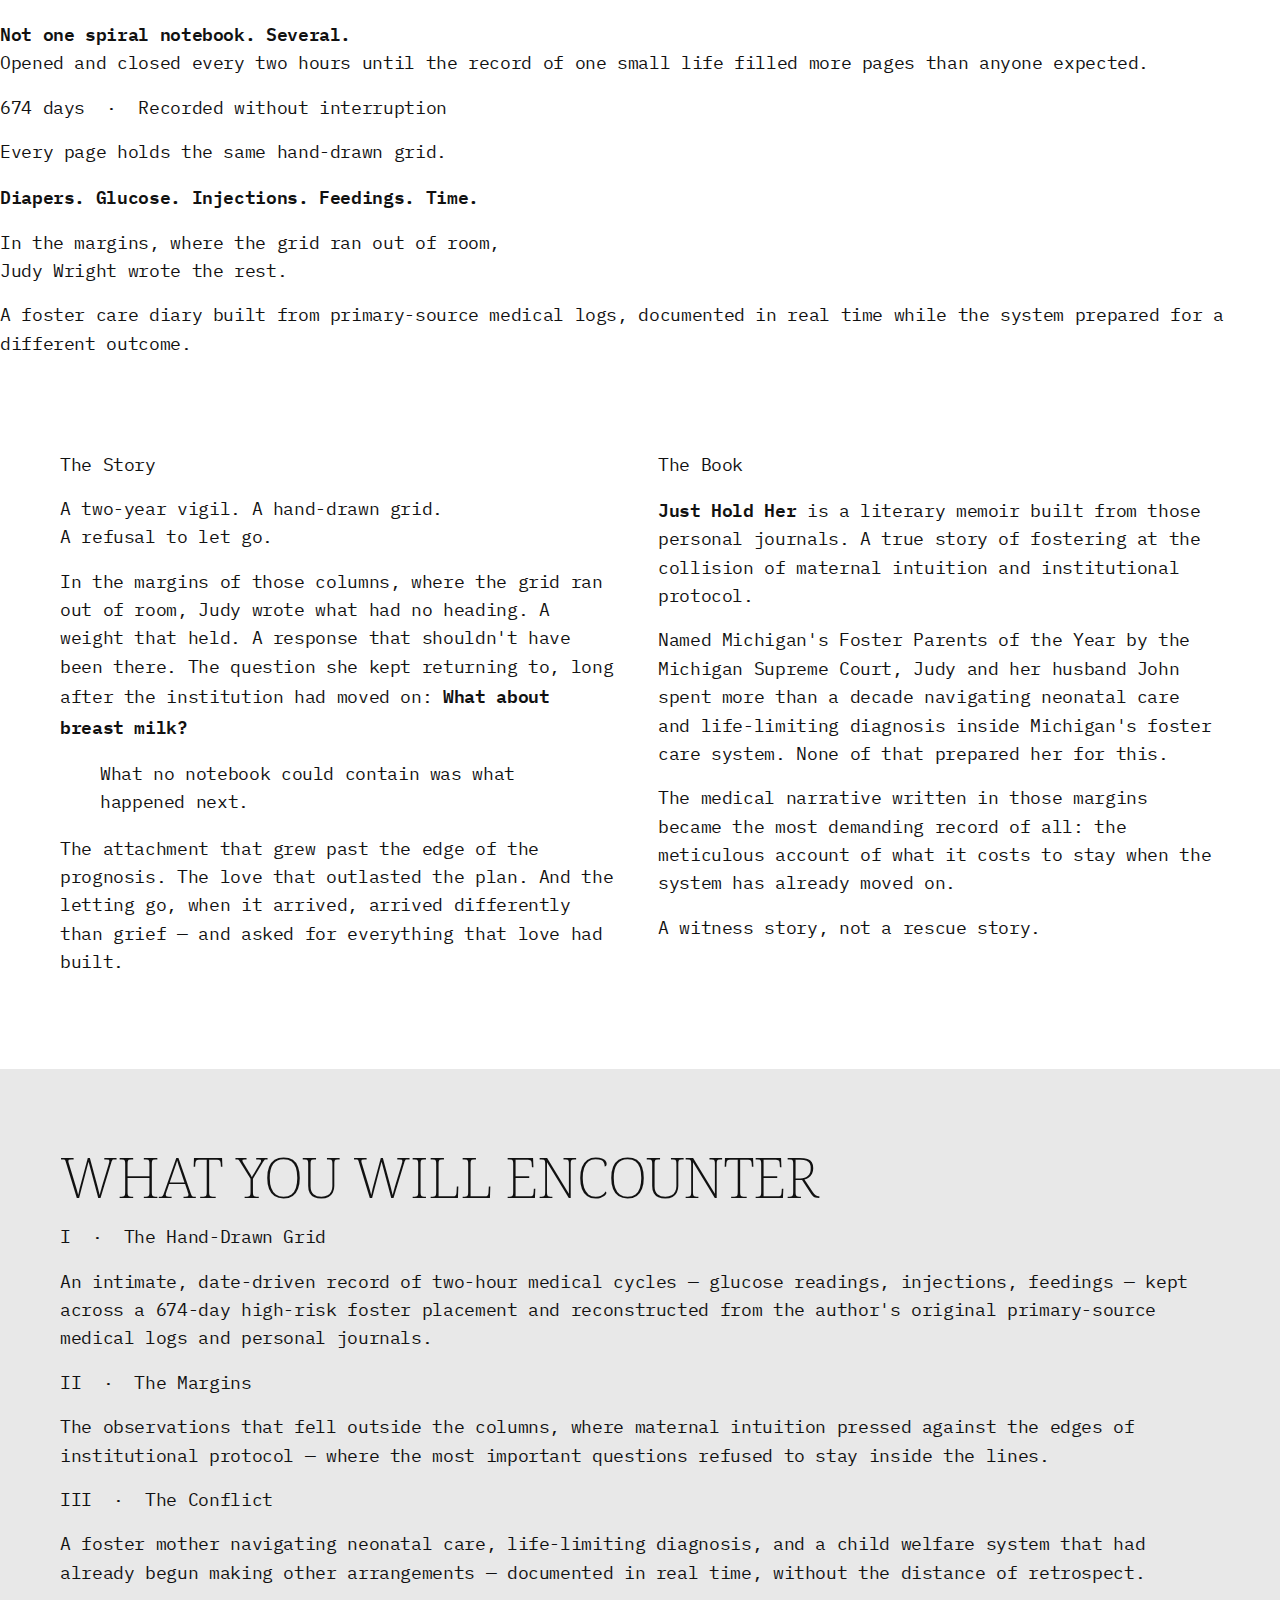
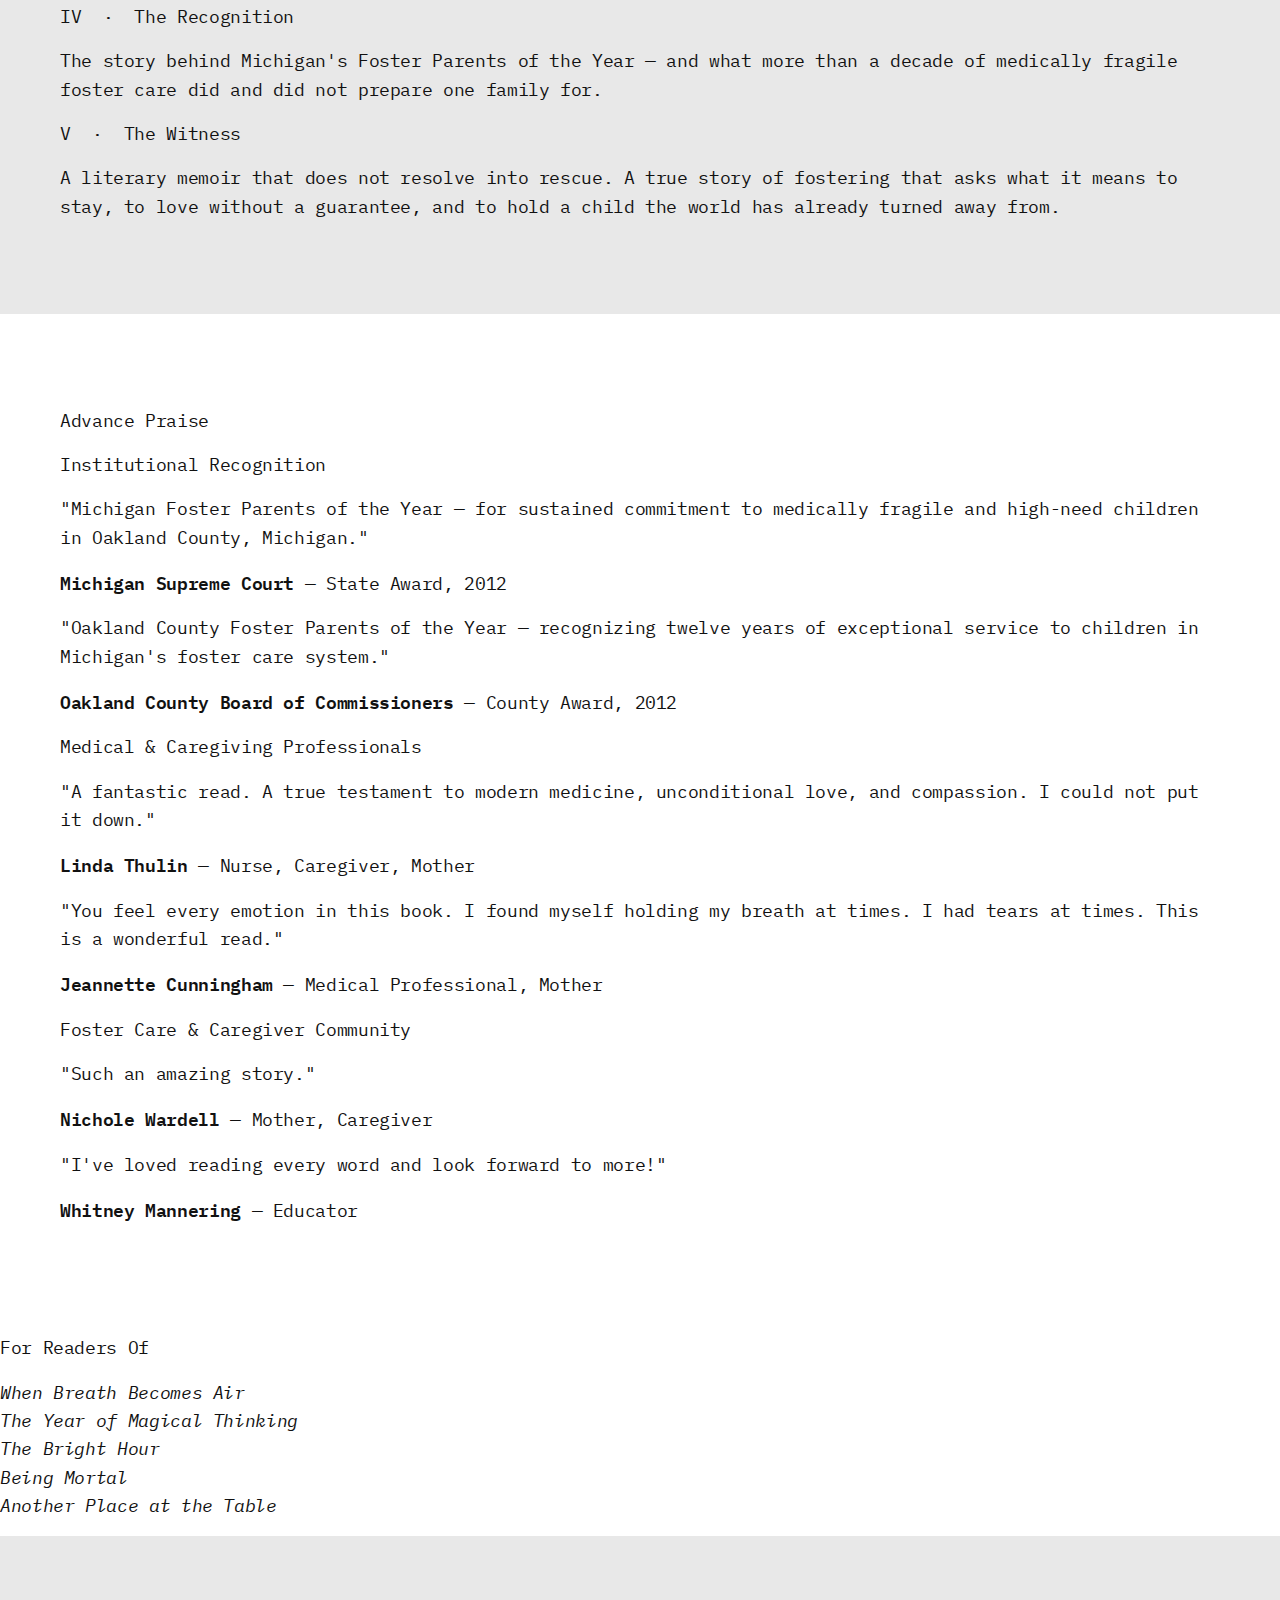
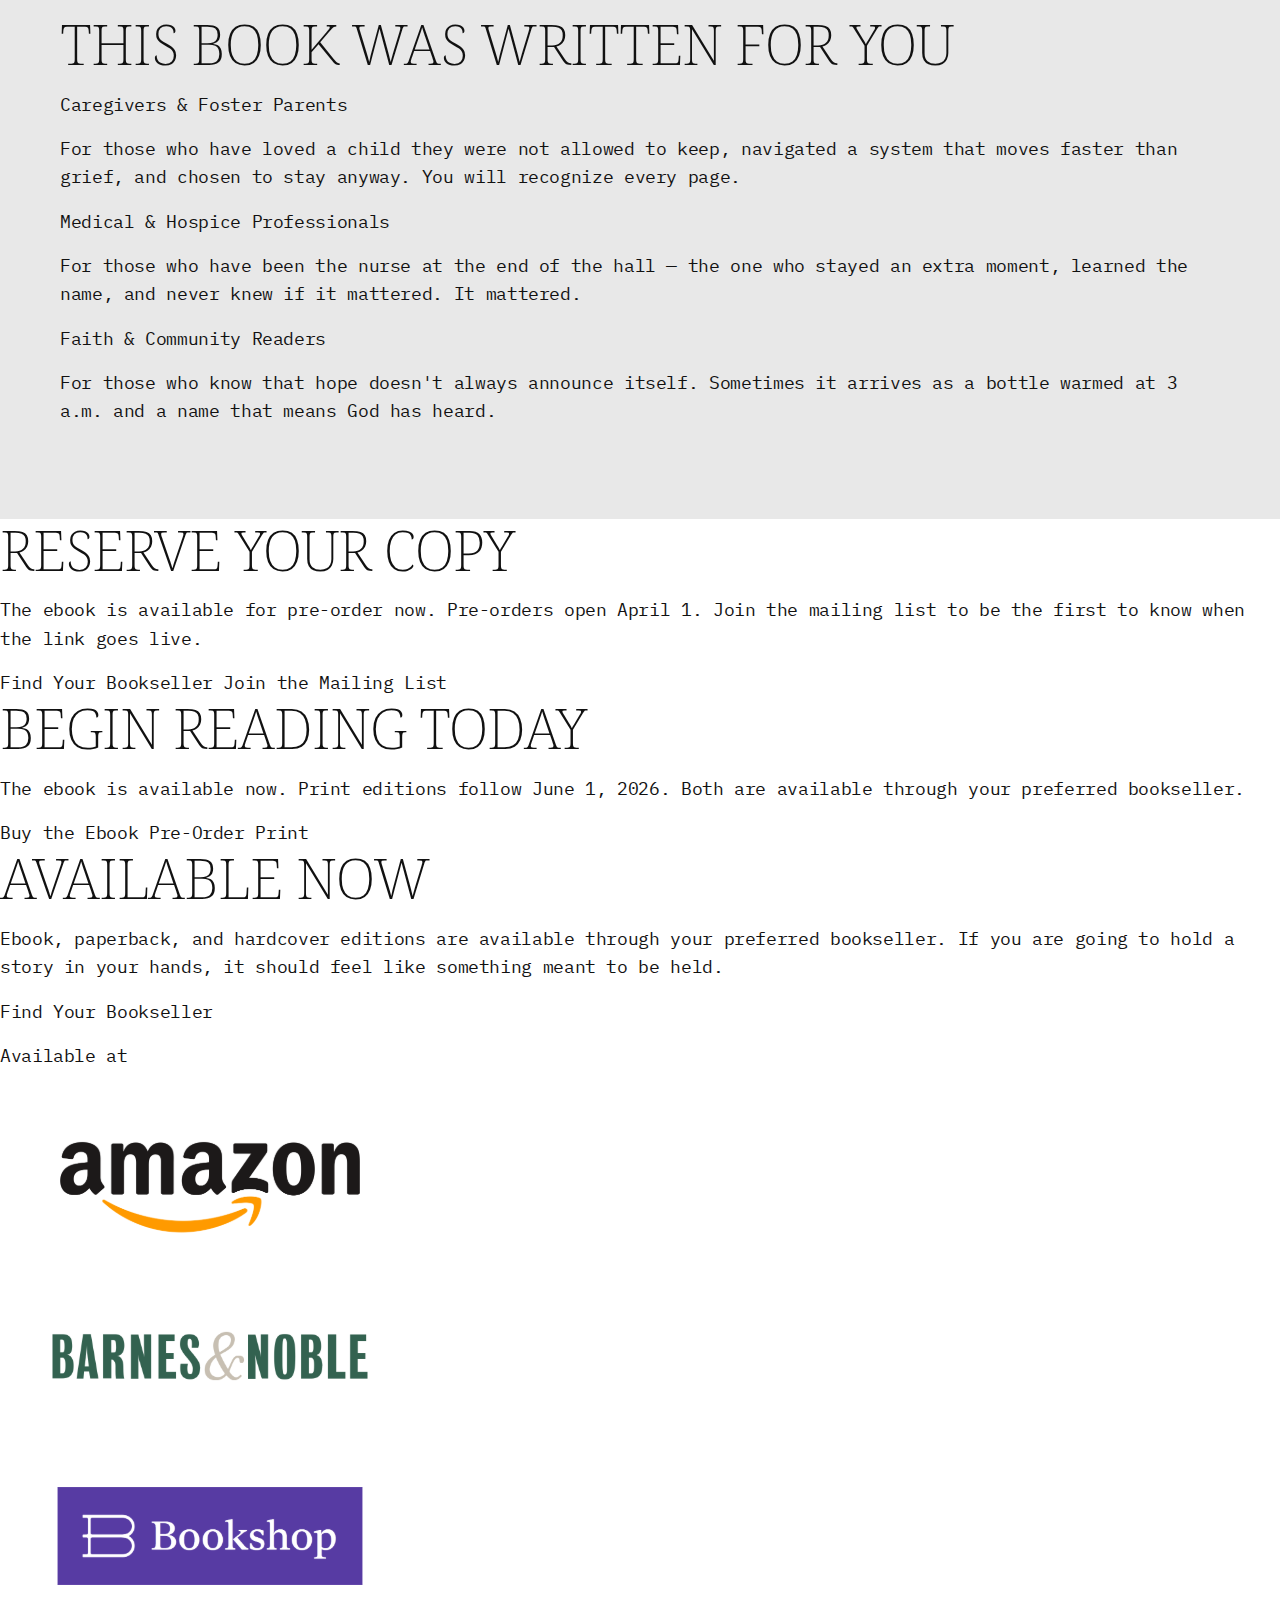
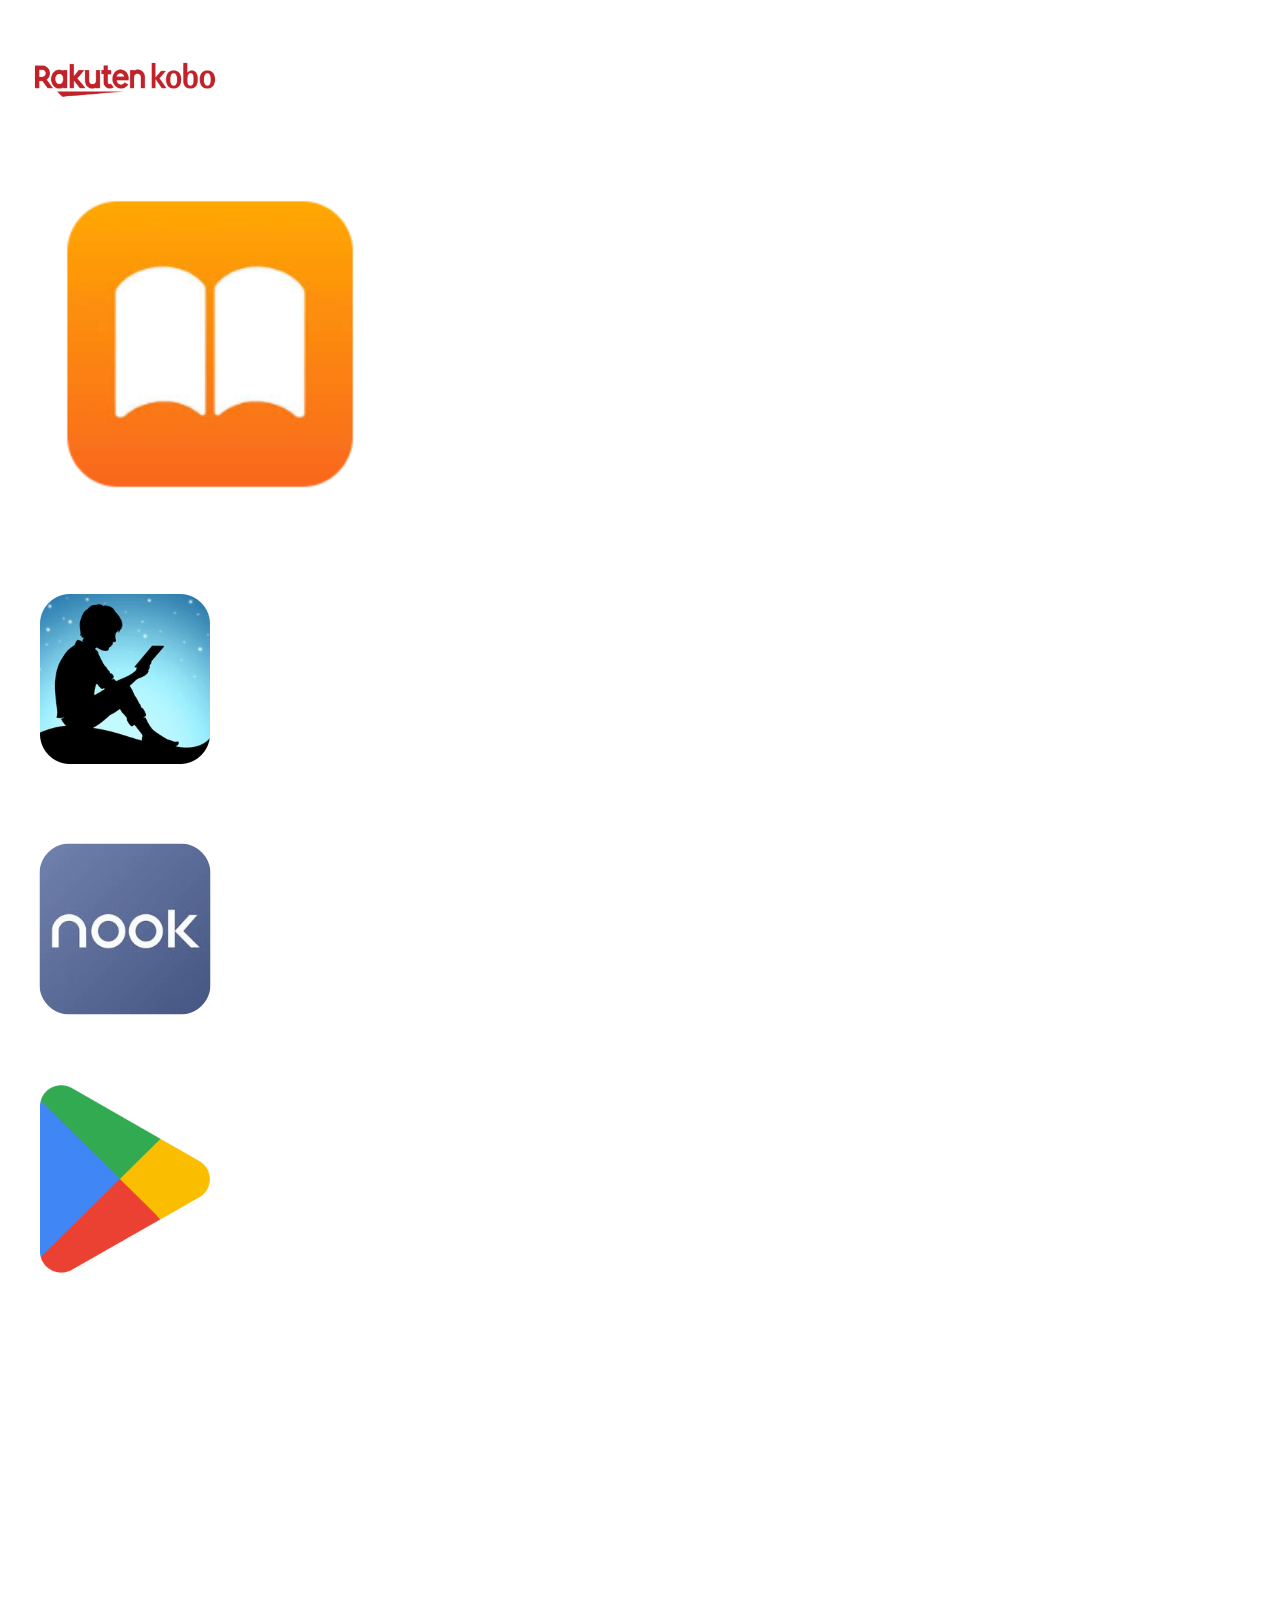
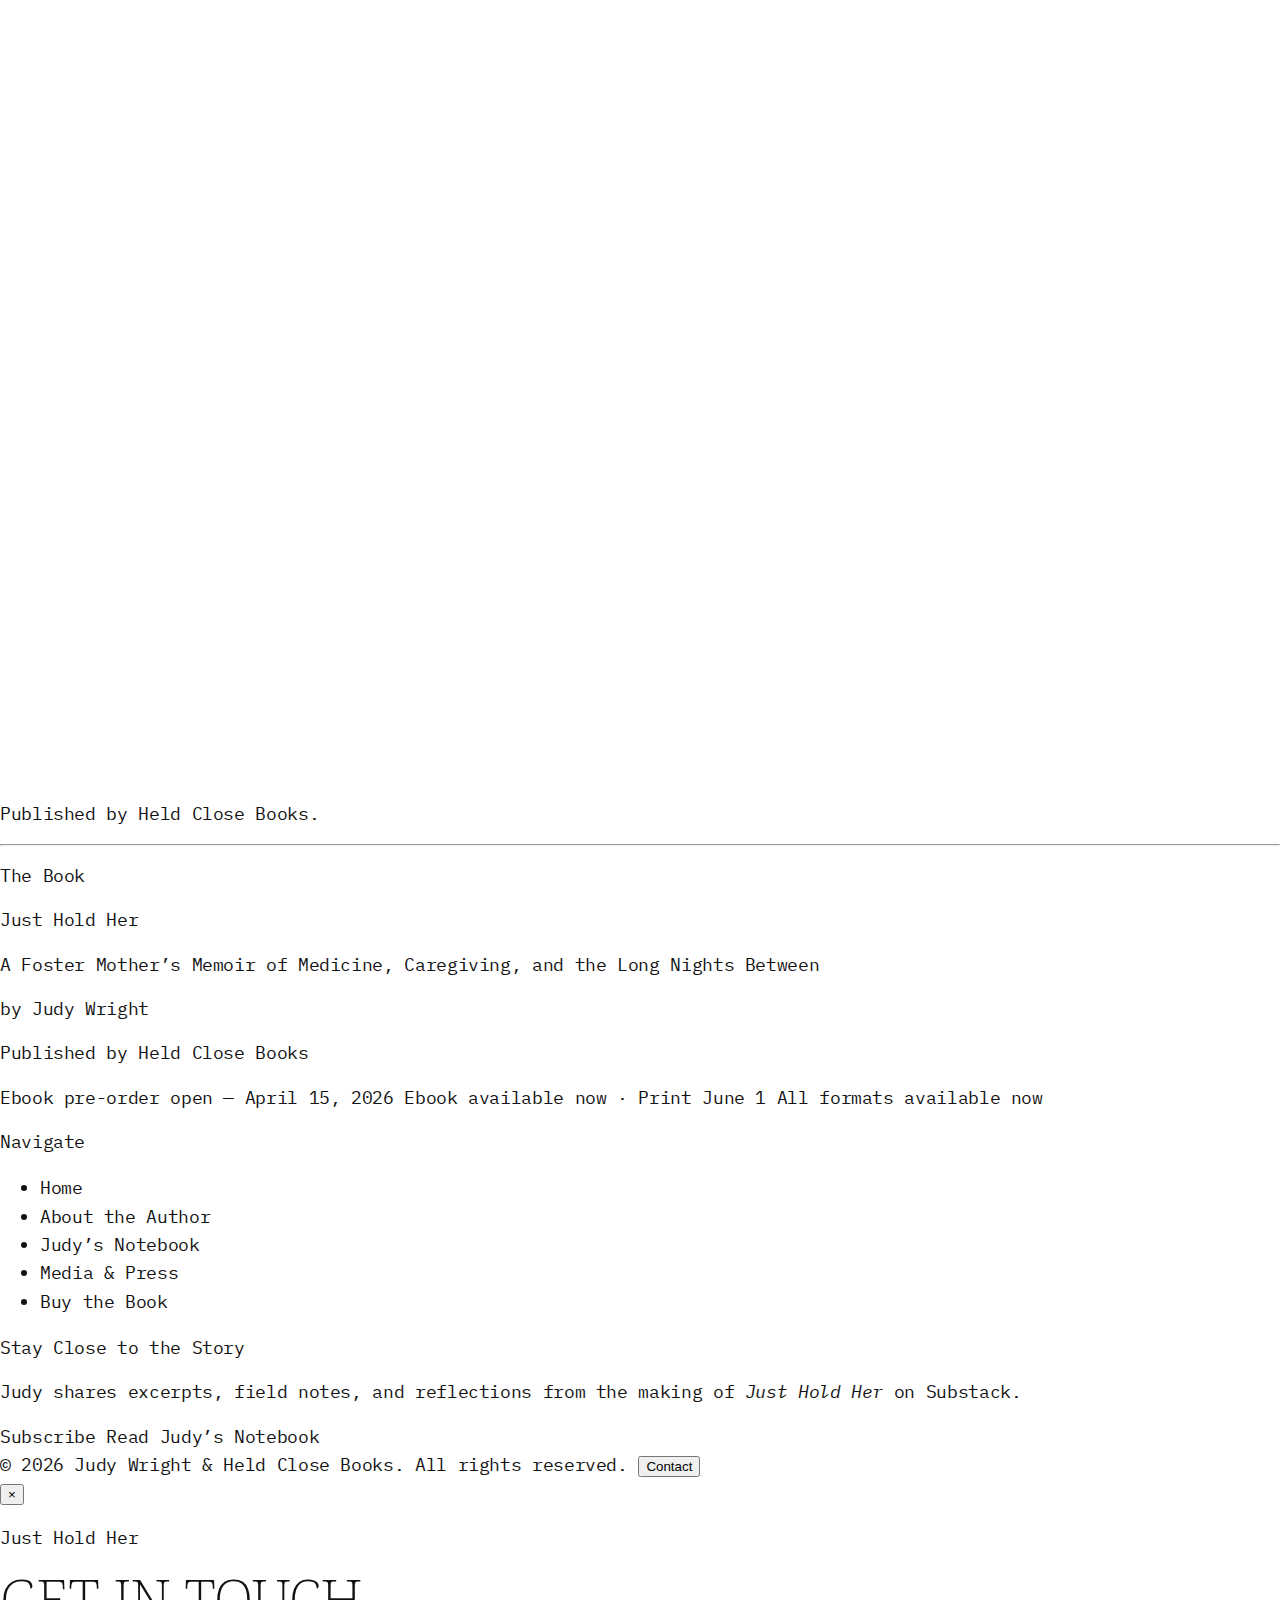
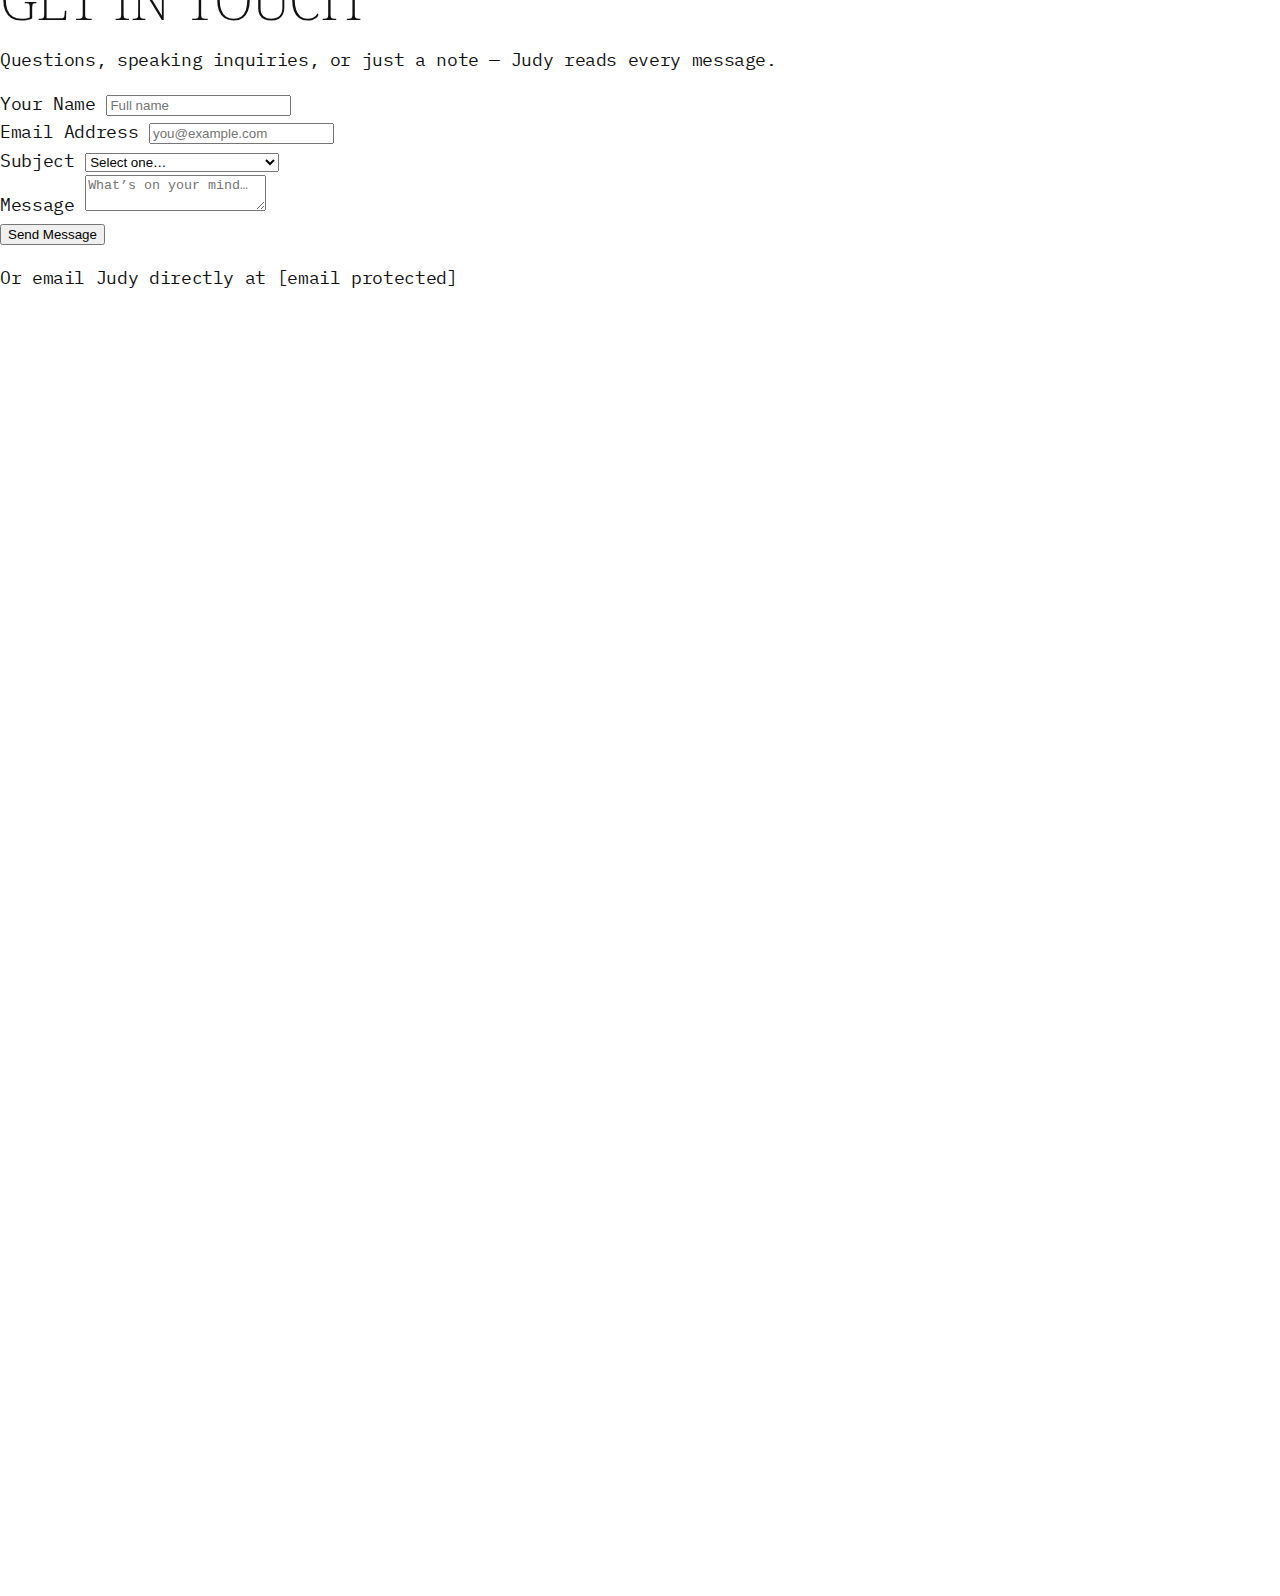
<file: buy.html>
<!DOCTYPE html>
<html lang="en">
<head>
  <meta charset="utf-8" />
  <meta name="viewport" content="width=device-width, initial-scale=1" />

  <title>Buy Just Hold Her | Judy Wright</title>
  <meta name="description" content="Order Just Hold Her — a literary memoir of foster care, medicine, and the long nights between, by Judy Wright. Available in ebook and print editions.">
  <meta name="robots" content="index,follow">
  <meta name="author" content="Judy Wright">
  <meta name="theme-color" content="#000000">
  <link rel="canonical" href="https://justholdher.com/buy">

  <meta property="og:title" content="Buy Just Hold Her | Judy Wright">
  <meta property="og:description" content="A literary memoir of foster care, medicine, and the long nights between. Available April 15, 2026.">
  <meta property="og:type" content="book">
  <meta property="og:site_name" content="Just Hold Her">
  <meta property="og:url" content="https://justholdher.com/buy">
  <meta property="og:image" content="https://justholdher.com/assets/just-hold-her-judy-wright-ebook-cover.jpeg">

  <link rel="icon" href="assets/favicon.ico" type="image/x-icon">

  <link rel="preconnect" href="https://fonts.googleapis.com">
  <link rel="preconnect" href="https://fonts.gstatic.com" crossorigin>
  <link href="https://fonts.googleapis.com/css2?family=IBM+Plex+Mono:wght@400;500&family=Noto+Serif:wght@200;300;400&display=swap" rel="stylesheet">

  <link rel="stylesheet" href="styles.css">

<!-- Structured Data -->
<script type="application/ld+json">
{
  "@context": "https://schema.org",
  "@graph": [
    {
      "@type": "WebPage",
      "@id": "https://justholdher.com/buy",
      "url": "https://justholdher.com/buy",
      "name": "Buy Just Hold Her — Judy Wright",
      "description": "Order Just Hold Her by Judy Wright. A literary memoir of foster care, medicine, and the long nights between. Available in ebook and print editions.",
      "inLanguage": "en-US",
      "isPartOf": { "@id": "https://justholdher.com/" },
      "about": { "@id": "#book" },
      "publisher": { "@id": "#author" }
    },
    {
      "@type": "Book",
      "@id": "#book",
      "name": "Just Hold Her",
      "alternateName": "Just Hold Her: A Foster Mother's Memoir of Medicine, Caregiving, and the Long Nights Between",
      "author": { "@id": "#author" },
      "publisher": {
        "@type": "Organization",
        "name": "Held Close Books",
        "url": "https://heldclosebooks.com"
      },
      "about": "A literary memoir of foster care, medicine, and the long nights between.",
      "genre": ["Literary Memoir", "Foster Care", "Caregiving", "Medical Memoir"],
      "inLanguage": "en-US",
      "image": "https://justholdher.com/assets/just-hold-her-judy-wright-ebook-cover.jpeg",
      "bookFormat": [
        "https://schema.org/EBook",
        "https://schema.org/Paperback",
        "https://schema.org/Hardcover"
      ],
      "offers": [
        {
          "@type": "Offer",
          "name": "Ebook",
          "bookFormat": "https://schema.org/EBook",
          "availability": "https://schema.org/PreOrder",
          "availabilityStarts": "2026-04-15",
          "url": "https://justholdher.com/buy",
          "seller": { "@id": "#author" }
        },
        {
          "@type": "Offer",
          "name": "Print Edition",
          "bookFormat": "https://schema.org/Paperback",
          "availability": "https://schema.org/PreOrder",
          "availabilityStarts": "2026-06-01",
          "url": "https://justholdher.com/buy",
          "seller": { "@id": "#author" }
        }
      ],
      "review": [
        {
          "@type": "Review",
          "reviewBody": "A fantastic read. A true testament to modern medicine, unconditional love, and compassion. I could not put it down.",
          "author": {
            "@type": "Person",
            "name": "Linda Thulin",
            "jobTitle": "Nurse, Caregiver, Mother"
          }
        },
        {
          "@type": "Review",
          "reviewBody": "I felt every emotion. I found myself holding my breath.",
          "author": {
            "@type": "Person",
            "name": "Jeannette",
            "jobTitle": "Medical Professional"
          }
        }
      ]
    },
    {
      "@type": "Person",
      "@id": "#author",
      "name": "Judy Wright",
      "url": "https://justholdher.com/about-author-judy-wright.html",
      "award": [
        "Oakland County Foster Parents of the Year (2012)",
        "Michigan Foster Parents of the Year (2012)"
      ]
    }
  ]
}
</script>


  <!-- Google tag (gtag.js) -->
  <script async src="https://www.googletagmanager.com/gtag/js?id=G-CCX49YFZRQ"></script>
  <script>
    window.dataLayer = window.dataLayer || [];
    function gtag(){ dataLayer.push(arguments); }
    gtag('js', new Date());
    gtag('config', 'G-CCX49YFZRQ');
  </script>
</head>

<body class="buy-scope phase-preorder">
  <a class="skip" href="#main">Skip to content</a>

  <!-- ── TOP NAV ── -->
  <header class="topnav">
    <div class="wrap topnav-inner">
      <a href="index.html" class="brand">Just Hold Her</a>
      <button class="hamburger" aria-label="Toggle navigation" aria-expanded="false">
        <span></span><span></span><span></span>
      </button>
            <nav class="topnav-links" aria-label="Primary">
        <a href="index.html">Home</a>
        <a href="about-author-judy-wright.html">About the Author</a>
        <a href="notebook.html">Judy’s Notebook</a>
        <a href="media.html">Media &amp; Press</a>
        <a href="buy.html" class="nav-buy-cta" aria-current="page">Buy the Book</a>
      </nav>
    </div>
  </header>

  <main id="main">

    <!-- ══════════════════════════════════════
         HERO — Book cover + headline + CTA
    ══════════════════════════════════════ -->
    <section class="buy-hero" aria-labelledby="buy-h1">
      <div class="buy-hero-inner">

        <!-- Cover -->
        <div class="buy-cover-col">
          <div class="buy-cover-wrap">
            <picture>
              <source srcset="assets/just-hold-her-judy-wright-ebook-cover.avif" type="image/avif">
              <source srcset="assets/just-hold-her-judy-wright-ebook-cover.webp" type="image/webp">
              <img src="assets/just-hold-her-judy-wright-ebook-cover.jpeg"
                   alt="Just Hold Her by Judy Wright — book cover"
                   width="1410" height="2250"
                   loading="eager" decoding="async" fetchpriority="high">
            </picture>
          </div>
        </div>

        <!-- Copy -->
        <div class="buy-hero-copy">
          <p class="buy-hero-kicker">A literary memoir · Judy Wright</p>

          <h1 id="buy-h1" class="buy-hero-quote">
            "Would you, please…<br>just hold her<br>until she dies?"
          </h1>

          <p class="buy-hero-tagline">
            A foster mother's two-year vigil, recorded in spiral notebooks,
            two hours at a time.
          </p>

          <!-- Phase: Pre-order Ebook -->
          <div class="phase-block phase-block--preorder">
            <p class="buy-hero-kicker" style="margin-bottom:1.5rem;">Now available for pre-order</p>
            <div class="buy-cta-row">
              <a href="#release-row" class="button--light">Find Your Bookseller</a>
            </div>
          </div>

          <!-- Phase: Buy Ebook / Pre-order Print -->
          <div class="phase-block phase-block--ebook">
            <p class="buy-hero-kicker" style="margin-bottom:1.5rem;">Ebook available now &middot; Print pre-order open</p>
            <div class="buy-cta-row">
              <a href="#release-row" class="button--light">Buy the Ebook</a>
              <a href="#release-row" class="btn-ghost">Pre-Order Print</a>
            </div>
          </div>

          <!-- Phase: All formats -->
          <div class="phase-block phase-block--all">
            <p class="buy-hero-kicker" style="margin-bottom:1.5rem;">Available now in all formats</p>
            <div class="buy-cta-row">
              <a href="#release-row" class="button--light">Find Your Bookseller</a>
            </div>
          </div>

          <!-- Release dates — always visible -->
          <div id="release-row" class="release-row">
            <div class="release-item">
              <p class="release-label">Ebook</p>
              <p class="release-date">April 15, 2026</p>
            </div>
            <div class="release-item">
              <p class="release-label">Print Edition</p>
              <p class="release-date">June 1, 2026</p>
            </div>
          </div>

          <!-- Retailer logos -->
          <div id="retailers">
            <p class="retailers-label">Available at</p>
            <div class="retailer-logos-grid">
              <a href="https://www.amazon.com/dp/B0GRKVF8MV" class="retailer-logo-link" aria-label="Order on Amazon">
                <img src="assets/book-stores/just-hold-her_book-amazon.png"
                     alt="Amazon" width="420" height="180">
              </a>
              <a href="https://www.barnesandnoble.com/w/just-hold-her-judy-wright/1149657455" class="retailer-logo-link" aria-label="Order on Barnes &amp; Noble">
                <img src="assets/book-stores/just-hold-her_book-barnes-&-noble.png"
                     alt="Barnes &amp; Noble" width="420" height="180">
              </a>
              <a href="https://bookshop.org/p/books/just-hold-her-judy-wright/cbf9cef7bc2d4b22" class="retailer-logo-link" aria-label="Order on Bookshop.org">
                <img src="assets/book-stores/just-hold-her_book-bookshop.png"
                     alt="Bookshop.org" width="420" height="180">
              </a>
              <a href="https://www.kobo.com/us/en/ebook/just-hold-her" class="retailer-logo-link" aria-label="Read on Kobo">
                <img src="assets/book-stores/just-hold-her_book-rakuten-kobo.png"
                     alt="Rakuten Kobo" width="250" height="250">
              </a>
            </div>
            <div class="retailer-icons-row">
              <a href="https://books.apple.com/us/book/just-hold-her/id6760304846" class="retailer-icon-link" aria-label="Order on Apple Books">
                <img src="assets/book-stores/just-hold-her_book-apple-books.png"
                     alt="Apple Books" width="420" height="180">
              </a>
              <a href="https://www.amazon.com/dp/B0GRKVF8MV" class="retailer-icon-link" aria-label="Read on Kindle">
                <img src="assets/book-stores/just-hold-her_book-kindle.png"
                     alt="Kindle" width="250" height="250">
              </a>
              <a href="https://www.barnesandnoble.com/w/just-hold-her-judy-wright/1149657455" class="retailer-icon-link" aria-label="Read on Nook">
                <img src="assets/book-stores/just-hold-her_book-nook.png"
                     alt="Nook" width="250" height="250">
              </a>

              <a href="https://play.google.com/store/books/details?id=YR3IEQAAQBAJ&amp;rdid=book-YR3IEQAAQBAJ" class="retailer-icon-link" aria-label="Order on Google Play Books" target="_blank" rel="noopener">
                <img src="assets/book-stores/just-hold-her_book-google-play.png"
                     alt="Google Play Books" width="250" height="250">
              </a>
              <a href="https://books2read.com/justholdher"
                 class="retailer-more-link" role="listitem"
                 aria-label="All retailers" target="_blank">
                More retailers &#8594;
              </a>
          </div>

        </div><!-- /buy-hero-copy -->
      </div><!-- /buy-hero-inner -->
    </section>

    <hr class="buy-dark-rule" style="border:0;height:1px;background:linear-gradient(90deg,transparent,rgba(255,255,255,.1),transparent);">

    <!-- ══════════════════════════════════════
         HOOK BAND
    ══════════════════════════════════════ -->
    <section class="buy-hook" aria-label="The story">
      <div class="buy-hook-inner">
        <p class="buy-hook-quote">
          <strong>Not one spiral notebook. Several.</strong><br>
          Opened and closed every two hours until the record of one small life
          filled more pages than anyone expected.
        </p>
        <p class="buy-hook-beat">674 days &nbsp;·&nbsp; Recorded without interruption</p>
        <div class="buy-hook-lines">
          <p>Every page holds the same hand-drawn grid.</p>
          <p><strong>Diapers. Glucose. Injections. Feedings. Time.</strong></p>
          <p>In the margins, where the grid ran out of room,<br>Judy Wright wrote the rest.</p>
        </div>
        <div class="buy-hook-rule"></div>
        <div class="buy-hook-lines">
          <p>A foster care diary built from primary-source medical logs, documented in real time while the system prepared for a different outcome.</p>
        </div>
      </div>
    </section>

    <!-- ══════════════════════════════════════
         DESCRIPTION — Split two-column
    ══════════════════════════════════════ -->
    <section class="section buy-desc theme-light" aria-labelledby="desc-title">
      <div class="wrap">
        <div class="section-inner">

          <div class="section-copy">
            <div class="buy-desc section-label">The Story</div>
            <p>A two-year vigil. A hand-drawn grid.<br>A refusal to let go.</p>
            <p>In the margins of those columns, where the grid ran out of room, Judy wrote what had no heading. A weight that held. A response that shouldn't have been there. The question she kept returning to, long after the institution had moved on: <strong>What about breast milk?</strong></p>
            <blockquote class="buy-desc desc-pull">
              What no notebook could contain was what happened next.
            </blockquote>
            <p>The attachment that grew past the edge of the prognosis. The love that outlasted the plan. And the letting go, when it arrived, arrived differently than grief — and asked for everything that love had built.</p>
          </div>

          <div class="section-copy">
            <div class="buy-desc section-label">The Book</div>
            <p><strong>Just Hold Her</strong> is a literary memoir built from those personal journals. A true story of fostering at the collision of maternal intuition and institutional protocol.</p>
            <p>Named Michigan's Foster Parents of the Year by the Michigan Supreme Court, Judy and her husband John spent more than a decade navigating neonatal care and life-limiting diagnosis inside Michigan's foster care system. None of that prepared her for this.</p>
            <p>The medical narrative written in those margins became the most demanding record of all: the meticulous account of what it costs to stay when the system has already moved on.</p>
            <p>A witness story, not a rescue story.</p>
          </div>

        </div>
      </div>
    </section>

    <!-- ══════════════════════════════════════
         WHAT YOU WILL ENCOUNTER
    ══════════════════════════════════════ -->
    <section class="section buy-encounter theme-gray" aria-labelledby="encounter-title">
      <div class="wrap">
        <div class="buy-encounter-header">
          <h2 id="encounter-title">What You Will Encounter</h2>
          <!--h3 class="subhed">Five entry points into the story</h3-->
        </div>
        <div class="buy-encounter-grid">

          <div>
            <p class="encounter-item-num">I &nbsp;·&nbsp; The Hand-Drawn Grid</p>
            <h3 class="encounter-item-title" style="font-size:1.1rem;font-family:var(--font-head);font-weight:300;text-transform:none;letter-spacing:-.02em;margin:0 0 .5rem;color:var(--fg);"></h3>
            <p class="encounter-item-body">An intimate, date-driven record of two-hour medical cycles — glucose readings, injections, feedings — kept across a 674-day high-risk foster placement and reconstructed from the author's original primary-source medical logs and personal journals.</p>
          </div>

          <div>
            <p class="encounter-item-num">II &nbsp;·&nbsp; The Margins</p>
            <p class="encounter-item-body">The observations that fell outside the columns, where maternal intuition pressed against the edges of institutional protocol — where the most important questions refused to stay inside the lines.</p>
          </div>

          <div>
            <p class="encounter-item-num">III &nbsp;·&nbsp; The Conflict</p>
            <p class="encounter-item-body">A foster mother navigating neonatal care, life-limiting diagnosis, and a child welfare system that had already begun making other arrangements — documented in real time, without the distance of retrospect.</p>
          </div>

          <div>
            <p class="encounter-item-num">IV &nbsp;·&nbsp; The Recognition</p>
            <p class="encounter-item-body">The story behind Michigan's Foster Parents of the Year — and what more than a decade of medically fragile foster care did and did not prepare one family for.</p>
          </div>

          <div>
            <p class="encounter-item-num">V &nbsp;·&nbsp; The Witness</p>
            <p class="encounter-item-body">A literary memoir that does not resolve into rescue. A true story of fostering that asks what it means to stay, to love without a guarantee, and to hold a child the world has already turned away from.</p>
          </div>

        </div>
      </div>
    </section>

        <!-- ══════════════════════════════════════
         ADVANCE PRAISE
    ══════════════════════════════════════ -->
    <section class="section buy-praise" aria-labelledby="praise-title">
      <div class="wrap">
        <p class="media-section-label" id="praise-title">Advance Praise</p>

        <div class="praise-segment">
          <p class="praise-seg-label">Institutional Recognition</p>
          <div class="praise-grid">
            <div class="praise-card">
              <p class="praise-card-text">"Michigan Foster Parents of the Year — for sustained commitment to medically fragile and high-need children in Oakland County, Michigan."</p>
              <p class="praise-card-attr"><strong>Michigan Supreme Court</strong> &mdash; State Award, 2012</p>
            </div>
            <div class="praise-card">
              <p class="praise-card-text">"Oakland County Foster Parents of the Year — recognizing twelve years of exceptional service to children in Michigan's foster care system."</p>
              <p class="praise-card-attr"><strong>Oakland County Board of Commissioners</strong> &mdash; County Award, 2012</p>
            </div>
          </div>
        </div>

        <div class="praise-segment">
          <p class="praise-seg-label">Medical &amp; Caregiving Professionals</p>
          <div class="praise-grid">
            <div class="praise-card">
              <p class="praise-card-text">"A fantastic read. A true testament to modern medicine, unconditional love, and compassion. I could not put it down."</p>
              <p class="praise-card-attr"><strong>Linda Thulin</strong> &mdash; Nurse, Caregiver, Mother</p>
            </div>
            <div class="praise-card">
              <p class="praise-card-text">"You feel every emotion in this book. I found myself holding my breath at times. I had tears at times. This is a wonderful read."</p>
              <p class="praise-card-attr"><strong>Jeannette Cunningham</strong> &mdash; Medical Professional, Mother</p>
            </div>
          </div>
        </div>

        <div class="praise-segment">
          <p class="praise-seg-label">Foster Care &amp; Caregiver Community</p>
          <div class="praise-grid">
            <div class="praise-card">
              <p class="praise-card-text">"Such an amazing story."</p>
              <p class="praise-card-attr"><strong>Nichole Wardell</strong> &mdash; Mother, Caregiver</p>
            </div>
            <div class="praise-card">
              <p class="praise-card-text">"I've loved reading every word and look forward to more!"</p>
              <p class="praise-card-attr"><strong>Whitney Mannering</strong> &mdash; Educator</p>
            </div>
          </div>
        </div>

      </div>
    </section>

    <!-- ══════════════════════════════════════
         COMP TITLES BAND
    ══════════════════════════════════════ -->
    <section class="buy-comps" aria-label="For readers of">
      <div class="buy-comps-inner">
        <p class="buy-comps-label">For Readers Of</p>
        <p class="buy-comps-list">
          <em>When Breath Becomes Air</em><br>
          <em>The Year of Magical Thinking</em><br>
          <em>The Bright Hour</em><br>
          <em>Being Mortal</em><br>
          <em>Another Place at the Table</em>
        </p>
      </div>
    </section>

    <!-- ══════════════════════════════════════
         WHO THIS IS FOR
    ══════════════════════════════════════ -->
    <section class="section buy-audience theme-gray" aria-labelledby="audience-title">
      <div class="wrap">
        <div class="buy-audience-header">
          <h2 id="audience-title">This Book Was Written for You</h2>
        </div>
        <div class="audience-grid">

          <div class="audience-card">
            <p class="audience-card-label">Caregivers &amp; Foster Parents</p>
            <p class="audience-card-body">For those who have loved a child they were not allowed to keep, navigated a system that moves faster than grief, and chosen to stay anyway. You will recognize every page.</p>
          </div>

          <div class="audience-card">
            <p class="audience-card-label">Medical &amp; Hospice Professionals</p>
            <p class="audience-card-body">For those who have been the nurse at the end of the hall — the one who stayed an extra moment, learned the name, and never knew if it mattered. It mattered.</p>
          </div>

          <div class="audience-card">
            <p class="audience-card-label">Faith &amp; Community Readers</p>
            <p class="audience-card-body">For those who know that hope doesn't always announce itself. Sometimes it arrives as a bottle warmed at 3 a.m. and a name that means God has heard.</p>
          </div>

        </div>
      </div>
    </section>

    <!-- ══════════════════════════════════════
         BOTTOM CTA
    ══════════════════════════════════════ -->
    <section class="buy-bottom-cta" aria-label="Order the book">
      <div class="buy-bottom-cta-inner">

        <!-- Phase: Pre-order -->
        <div class="phase-block phase-block--preorder">
          <h2 class="buy-bottom-headline">Reserve your copy</h2>
          <p class="buy-bottom-sub">The ebook is available for pre-order now. Pre-orders open April 1. Join the mailing list to be the first to know when the link goes live.</p>
          <div class="buy-bottom-cta-row">
            <a href="#retailers" class="button--light">Find Your Bookseller</a>
            <a href="https://judysnotebook.substack.com" class="btn-ghost" target="_blank" rel="noopener">Join the Mailing List</a>
          </div>
        </div>

        <!-- Phase: Ebook out -->
        <div class="phase-block phase-block--ebook">
          <h2 class="buy-bottom-headline">Begin reading today</h2>
          <p class="buy-bottom-sub">The ebook is available now. Print editions follow June 1, 2026. Both are available through your preferred bookseller.</p>
          <div class="buy-bottom-cta-row">
            <a href="#retailers" class="button--light">Buy the Ebook</a>
            <a href="#retailers" class="btn-ghost">Pre-Order Print</a>
          </div>
        </div>

        <!-- Phase: All formats -->
        <div class="phase-block phase-block--all">
          <h2 class="buy-bottom-headline">Available now</h2>
          <p class="buy-bottom-sub">Ebook, paperback, and hardcover editions are available through your preferred bookseller. If you are going to hold a story in your hands, it should feel like something meant to be held.</p>
          <div class="buy-bottom-cta-row">
            <a href="#retailers" class="button--light">Find Your Bookseller</a>
          </div>
        </div>

        <!-- Retailer logos — always visible -->
        <div class="buy-bottom-retailers">
          <p class="retailers-label">Available at</p>
          <div class="buy-bottom-logos-row">
            <a href="https://www.amazon.com/dp/B0GRKVF8MV" class="retailer-logo-link" aria-label="Amazon">
              <img src="assets/book-stores/just-hold-her_book-amazon.png" alt="Amazon" width="420" height="180">
            </a>
            <a href="https://www.barnesandnoble.com/w/just-hold-her-judy-wright/1149657455" class="retailer-logo-link" aria-label="Barnes &amp; Noble">
              <img src="assets/book-stores/just-hold-her_book-barnes-&-noble.png" alt="Barnes &amp; Noble" width="420" height="180">
            </a>
            <a href="https://bookshop.org/p/books/just-hold-her-judy-wright/cbf9cef7bc2d4b22" class="retailer-logo-link" aria-label="Bookshop.org">
              <img src="assets/book-stores/just-hold-her_book-bookshop.png" alt="Bookshop.org" width="420" height="180">
            </a>
               <a href="https://www.kobo.com/us/en/ebook/just-hold-her" class="retailer-logo-link" aria-label="Rakuten Kobo">
              <img src="assets/book-stores/just-hold-her_book-rakuten-kobo.png" alt="Rakuten Kobo" width="250" height="250">
            </a>
          </div>
          <div class="buy-bottom-icons-row">
            <a href="https://books.apple.com/us/book/just-hold-her/id6760304846" class="retailer-icon-link" aria-label="Apple Books">
              <img src="assets/book-stores/just-hold-her_book-apple-books.png" alt="Apple Books" width="420" height="180">
            </a>
            <a href="https://www.amazon.com/dp/B0GRKVF8MV" class="retailer-icon-link" aria-label="Kindle">
              <img src="assets/book-stores/just-hold-her_book-kindle.png" alt="Kindle" width="250" height="250">
            </a>
            <a href="https://www.barnesandnoble.com/w/just-hold-her-judy-wright/1149657455" class="retailer-icon-link" aria-label="Nook">
              <img src="assets/book-stores/just-hold-her_book-nook.png" alt="Nook" width="250" height="250">
            </a>

            <a href="https://play.google.com/store/books/details?id=YR3IEQAAQBAJ&amp;rdid=book-YR3IEQAAQBAJ" class="retailer-icon-link" aria-label="Google Play Books" target="_blank" rel="noopener">
              <img src="assets/book-stores/just-hold-her_book-google-play.png" alt="Google Play Books" width="250" height="250">
            </a>
          </div>
        </div>

        <!-- Held Close Books -->
        <div class="held-close-block">
          <a href="https://heldclosebooks.com" target="_blank" rel="noopener noreferrer" aria-label="Held Close Books">
            <picture>
              <source srcset="assets/held-close-books/held-close-books_logo.avif" type="image/avif">
              <source srcset="assets/held-close-books/held-close-books_logo.webp" type="image/webp">
              <img src="assets/held-close-books/held-close-books_logo.png"
                   alt="Held Close Books"
                   width="1080" height="1080"
                   loading="lazy">
            </picture>
          </a>
          <p class="held-close-label">
            Published by <a href="https://heldclosebooks.com" target="_blank" rel="noopener noreferrer">Held Close Books</a>.
          </p>
        </div>

      </div><!-- /buy-bottom-cta-inner -->
    </section>

  </main><!-- /main -->

  <footer class="footer-full" aria-label="Site footer">
    <div class="footer-full-inner">

      <hr class="footer-rule">

      <div class="footer-grid">

        <div class="footer-col">
          <p class="footer-col-label">The Book</p>
          <p class="footer-col-title">Just Hold Her</p>
          <p class="footer-col-subtitle">A Foster Mother’s Memoir of Medicine, Caregiving, and the Long Nights Between</p>
          <p>by Judy Wright</p>
          <p class="footer-col-pub">Published by <a href="https://heldclosebooks.com" target="_blank" rel="noopener">Held Close Books</a></p>
          <p class="footer-col-status">
            <span class="phase-inline phase-inline--preorder">Ebook pre-order open &mdash; April 15, 2026</span>
            <span class="phase-inline phase-inline--ebook">Ebook available now · Print June 1</span>
            <span class="phase-inline phase-inline--all">All formats available now</span>
          </p>
        </div>

        <div class="footer-col">
          <p class="footer-col-label">Navigate</p>
          <ul class="footer-nav">
            <li><a href="index.html">Home</a></li>
            <li><a href="about-author-judy-wright.html">About the Author</a></li>
            <li><a href="notebook.html">Judy’s Notebook</a></li>
            <li><a href="media.html">Media &amp; Press</a></li>
            <li><a href="buy.html">Buy the Book</a></li>
          </ul>
        </div>

        <div class="footer-col">
          <p class="footer-col-label">Stay Close to the Story</p>
          <p>Judy shares excerpts, field notes, and reflections from the making of <em>Just Hold Her</em> on Substack.</p>
          <div class="footer-subscribe-box">
            <span>Subscribe</span>
            <a class="footer-subscribe-btn" href="https://judysnotebook.substack.com" target="_blank" rel="noopener">Read Judy’s Notebook</a>
          </div>
        </div>

      </div>

      <div class="footer-bottom">
        <span>&copy; <span class="footer-year"></span> Judy Wright &amp; Held Close Books. All rights reserved.</span>
        <button class="footer-contact-link" onclick="openContactModal()">Contact</button>
      </div>
    </div><!-- /footer-full-inner -->
  </footer>

  <script src="script.js" defer></script>
  <script>document.querySelector('.footer-year').textContent = new Date().getFullYear();</script>

  <!-- Contact Modal — shared across all pages, driven by script.js -->
  <div class="rcopy-modal-overlay" id="contactModal" role="dialog" aria-modal="true" aria-labelledby="contact-modal-title">
    <div class="rcopy-modal">
      <button class="rcopy-modal-close" onclick="closeContactModal()" aria-label="Close">&times;</button>
      <p class="rcopy-modal-kicker">Just Hold Her</p>
      <h2 id="contact-modal-title">Get in Touch</h2>
      <p class="rcopy-modal-deck">Questions, speaking inquiries, or just a note — Judy reads every message.</p>
      <form class="rcopy-form" id="contactForm" action="https://formspree.io/f/mpqynrkv" method="POST">
        <div class="field">
          <label for="contact-name">Your Name</label>
          <input type="text" id="contact-name" name="name" required placeholder="Full name" autocomplete="name">
        </div>
        <div class="field">
          <label for="contact-email">Email Address</label>
          <input type="email" id="contact-email" name="email" required placeholder="you@example.com" autocomplete="email">
        </div>
        <div class="field">
          <label for="contact-subject">Subject</label>
          <select id="contact-subject" name="subject">
            <option value="">Select one&hellip;</option>
            <option value="General Inquiry">General Inquiry</option>
            <option value="Speaking or Events">Speaking or Events</option>
            <option value="Book Club or Reading Group">Book Club or Reading Group</option>
            <option value="Permissions or Rights">Permissions or Rights</option>
            <option value="Other">Other</option>
          </select>
        </div>
        <div class="field">
          <label for="contact-message">Message</label>
          <textarea id="contact-message" name="message" required placeholder="What&#8217;s on your mind&#8230;"></textarea>
        </div>
        <button type="submit" class="rcopy-submit">Send Message</button>
        <p class="rcopy-modal-direct">Or email Judy directly at <a href="/cdn-cgi/l/email-protection#ff958a8c8b9790939b979a8d8b979a9d909094bf98929e9693d19c9092"><span class="__cf_email__" data-cfemail="91fbe4e2e5f9fefdf5f9f4e3e5f9f4f3fefefad1f6fcf0f8fdbff2fefc">[email&#160;protected]</span></a></p>
      </form>
      <div class="rcopy-form-success" id="contactSuccess">
        <div class="success-icon">
          <svg viewBox="0 0 24 24"><polyline points="20 6 9 17 4 12"/
</file>
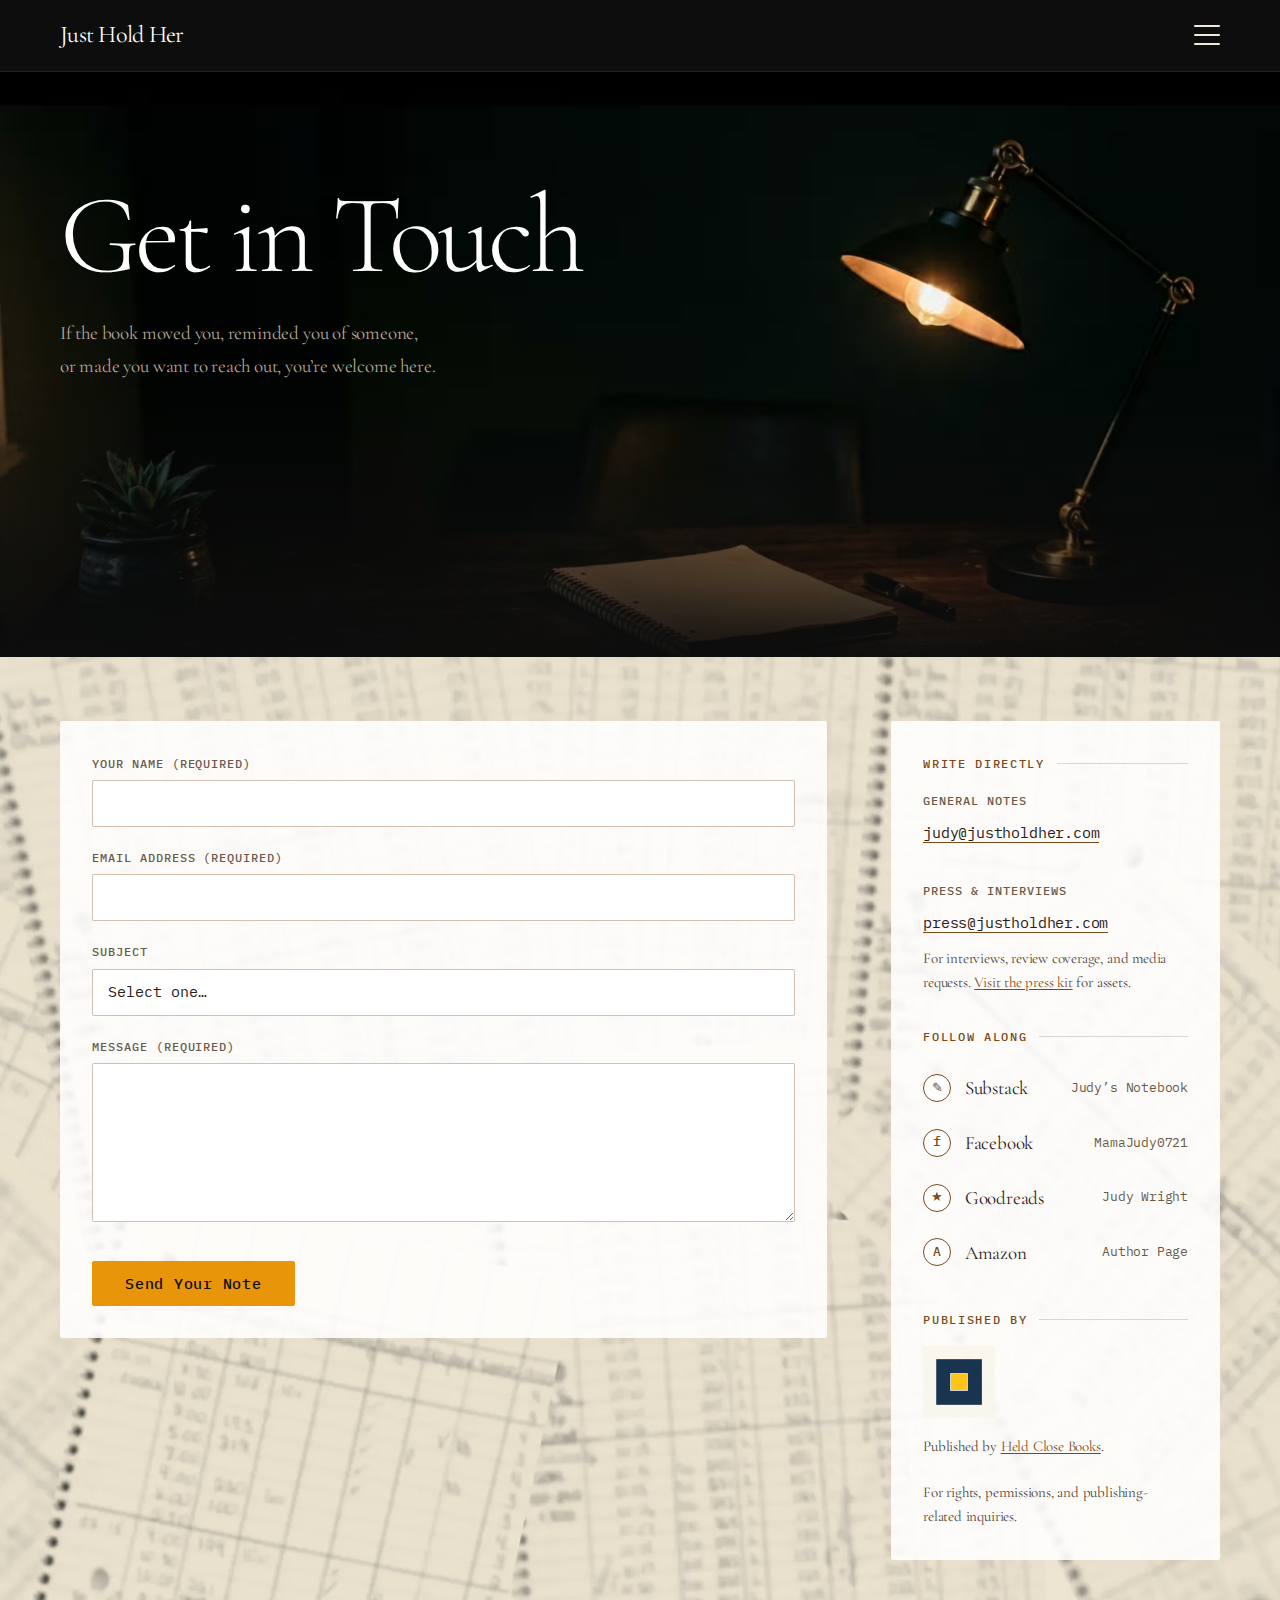
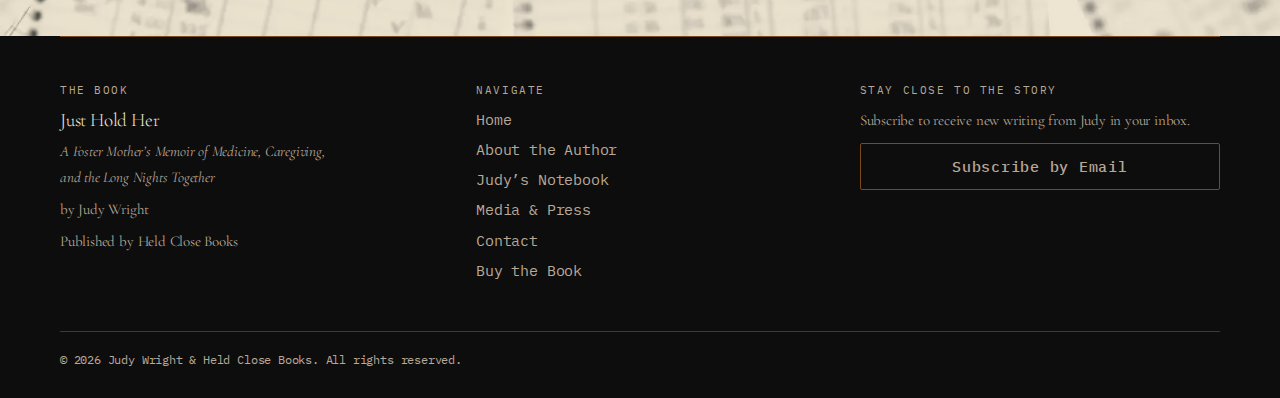
<file: contact.html>
<!DOCTYPE html>
<html lang="en">
<head>
  <meta charset="UTF-8">
  <meta name="viewport" content="width=device-width, initial-scale=1">
  <title>Contact Judy Wright &#8212; Author of Just Hold Her</title>
  <meta name="description" content="Contact Judy Wright, author of Just Hold Her. Press and media inquiries, speaking requests, book club invitations, and general contact.">
  <link rel="canonical" href="https://justholdher.com/contact.html">

  <!-- Open Graph -->
  <meta property="og:title" content="Contact Judy Wright &#8212; Author of Just Hold Her">
  <meta property="og:description" content="Contact Judy Wright for press and media inquiries, speaking requests, book club invitations, and general contact.">
  <meta property="og:type" content="website">
  <meta property="og:site_name" content="Just Hold Her">
  <meta property="og:locale" content="en_US">
  <meta property="og:url" content="https://justholdher.com/contact.html">
  <meta property="og:image" content="https://justholdher.com/assets/img/just-hold-her-judy-wright-prescription-of-comfort.jpeg">

  <!-- Twitter -->
  <meta name="twitter:card" content="summary_large_image">
  <meta name="twitter:title" content="Contact Judy Wright">
  <meta name="twitter:description" content="Press and media inquiries, speaking requests, book club invitations, and general contact.">

  <!-- Favicon -->
  <link rel="icon" href="assets/img/favicon.ico" type="image/x-icon">

  <!-- Stylesheet -->
  <link rel="stylesheet" href="assets/css/main.css">

  <!-- Fonts -->
  <link rel="preconnect" href="https://fonts.googleapis.com">
  <link rel="preconnect" href="https://fonts.gstatic.com" crossorigin>
  <link href="https://fonts.googleapis.com/css2?family=Cormorant+Garamond:ital,wght@0,300;0,400;1,300;1,400&family=IBM+Plex+Mono:wght@400;500&display=swap" rel="stylesheet">

  <!-- Structured Data -->
  <script type="application/ld+json">
  {
    "@context": "https://schema.org",
    "@type": "ContactPage",
    "url": "https://justholdher.com/contact.html",
    "name": "Contact Judy Wright — Author of Just Hold Her",
    "contactPoint": [
      { "@type": "ContactPoint", "email": "judy@justholdher.com", "contactType": "General Inquiries" },
      { "@type": "ContactPoint", "email": "press@justholdher.com", "contactType": "Press & Media" }
    ],
    "mainEntity": {
      "@type": "Person",
      "name": "Judy Wright",
      "url": "https://justholdher.com/about-author-judy-wright.html",
      "sameAs": [
        "https://judysnotebook.substack.com/",
        "https://www.facebook.com/MamaJudy0721",
        "https://www.goodreads.com/judy-wright",
        "https://www.amazon.com/stores/Judy-Wright/author/B0GRLT282T"
      ]
    }
  }
  </script>

  <!-- Google tag (gtag.js) -->
  <script async src="https://www.googletagmanager.com/gtag/js?id=G-CCX49YFZRQ"></script>
  <script>
    window.dataLayer = window.dataLayer || [];
    function gtag(){ dataLayer.push(arguments); }
    gtag('js', new Date());
    gtag('config', 'G-CCX49YFZRQ');
  </script>
</head>

<body class="phase-preorder">
  <a href="#main-content" class="skip-link">Skip to main content</a>

  <!-- ══ NAVIGATION ════════════════════════════════════════════════════════ -->
  <header role="banner">
    <div class="nav-inner wrap">
      <a href="index.html" class="nav-brand">Just Hold Her</a>
      <button class="nav-toggle" aria-label="Toggle navigation" aria-expanded="false" aria-controls="nav-menu">
        <span></span><span></span><span></span>
      </button>
      <nav id="nav-menu" class="nav-links" aria-label="Main navigation">
        <a href="index.html">Home</a>
        <a href="about-author-judy-wright.html">About the Author</a>
        <a href="visit.html" aria-current="page">Author Visits</a>
        <a href="notebook.html">Judy&#8217;s Notebook</a>
        <a href="media.html">Media &amp; Press</a>
        <a href="contact.html">Contact</a>
        <a href="buy.html" class="nav-cta">Buy the Book</a>
      </nav>
    </div>
  </header>
  <div class="nav-overlay" aria-hidden="true"></div>

  <main id="main-content">

    <!-- ══ HERO ═════════════════════════════════════════════════════════════ -->
    <section class="contact-hero page-hero" aria-labelledby="contact-h1">
      <picture>
        <source srcset="assets/img/just-hold-her-judys-notebook-header.avif" type="image/avif">
        <source srcset="assets/img/just-hold-her-judys-notebook-header.webp" type="image/webp">
        <img class="contact-hero-img page-hero-img"
             src="assets/img/just-hold-her-judys-notebook-header.png"
             alt=""
             aria-hidden="true"
             decoding="async"
             loading="eager"
             fetchpriority="high"
             width="1920" height="1080">
      </picture>
      <div class="contact-hero-fade page-hero-fade" aria-hidden="true"></div>
      <div class="contact-hero-content page-hero-content wrap">
        <h1 id="contact-h1">Get in Touch</h1>
        <p class="contact-hero-sub">If the book moved you, reminded you of someone,<br>or made you want to reach out, you&#8217;re welcome here.</p>
      </div>
    </section>

    <!-- ══ CONTACT FORM + SIDEBAR ══════════════════════════════════════════ -->
    <section class="section contact-main bg-notebook" aria-labelledby="contact-form-title">
      <div class="wrap">
        <div class="contact-grid">

          <!-- Form column -->
          <div class="contact-form-col">
            <h2 class="sr-only" id="contact-form-title">Send a Message</h2>
            <form class="contact-page-form" id="contactPageForm" action="https://formspree.io/f/mpqynrkv" method="POST">
              <div class="field">
                <label for="cp-name">Your Name (required)</label>
                <input type="text" id="cp-name" name="name" required autocomplete="name">
              </div>
              <div class="field">
                <label for="cp-email">Email Address (required)</label>
                <input type="email" id="cp-email" name="email" required autocomplete="email">
              </div>
              <div class="field">
                <label for="cp-subject">Subject</label>
                <select id="cp-subject" name="subject">
                  <option value="">Select one&#8230;</option>
                  <option value="General Note">General Note</option>
                  <option value="Press &amp; Interviews">Press &amp; Interviews</option>
                  <option value="Speaking or Events">Speaking or Events</option>
                  <option value="Book Club or Reading Group">Book Club or Reading Group</option>
                  <option value="Permissions or Rights">Permissions or Rights</option>
                  <option value="Other">Other</option>
                </select>
              </div>
              <div class="field">
                <label for="cp-message">Message (required)</label>
                <textarea id="cp-message" name="message" required rows="6"></textarea>
              </div>
              <button type="submit" class="btn btn--accent btn--contact-submit">Send Your Note</button>
            </form>
            <div class="contact-page-success" id="contactPageSuccess">
              <div class="modal-success-icon">
                <svg viewBox="0 0 24 24" aria-hidden="true"><polyline points="20 6 9 17 4 12"/></svg>
              </div>
              <p><strong>Message sent.</strong></p>
              <p>Thank you. We&#8217;ll be in touch soon.</p>
            </div>
          </div>

          <!-- Sidebar -->
          <aside class="contact-sidebar">

            <!-- Direct Email -->
            <div class="contact-sidebar-block">
              <p class="media-section-label">Write Directly</p>
              <div class="contact-email-card">
                <p class="contact-email-label">General Notes</p>
                <a href="mailto:judy@justholdher.com" class="contact-email-link">judy@justholdher.com</a>
              </div>
              <div class="contact-email-card">
                <p class="contact-email-label">Press &amp; Interviews</p>
                <a href="mailto:press@justholdher.com" class="contact-email-link">press@justholdher.com</a>
                <p class="contact-email-note">For interviews, review coverage, and media requests. <a href="media.html">Visit the press kit</a> for assets.</p>
              </div>
            </div>

            <!-- Social -->
            <div class="contact-sidebar-block">
              <p class="media-section-label">Follow Along</p>
              <ul class="contact-social-list">
                <li>
                  <a href="https://judysnotebook.substack.com/" target="_blank" rel="noopener noreferrer" class="contact-social-link">
                    <span class="contact-social-icon">&#9998;</span>
                    <span>Substack</span>
                    <span class="contact-social-handle">Judy&#8217;s Notebook</span>
                  </a>
                </li>
                <li>
                  <a href="https://www.facebook.com/MamaJudy0721" target="_blank" rel="noopener noreferrer" class="contact-social-link">
                    <span class="contact-social-icon">f</span>
                    <span>Facebook</span>
                    <span class="contact-social-handle">MamaJudy0721</span>
                  </a>
                </li>
                <li>
                  <a href="https://www.goodreads.com/judy-wright" target="_blank" rel="noopener noreferrer" class="contact-social-link">
                    <span class="contact-social-icon">&#9733;</span>
                    <span>Goodreads</span>
                    <span class="contact-social-handle">Judy Wright</span>
                  </a>
                </li>
                <li>
                  <a href="https://www.amazon.com/stores/Judy-Wright/author/B0GRLT282T" target="_blank" rel="noopener noreferrer" class="contact-social-link">
                    <span class="contact-social-icon">A</span>
                    <span>Amazon</span>
                    <span class="contact-social-handle">Author Page</span>
                  </a>
                </li>
              </ul>
            </div>

            <!-- Publisher -->
            <div class="contact-sidebar-block">
              <p class="media-section-label">Published by</p>
              <div class="contact-publisher">
                <a href="https://heldclosebooks.com" target="_blank" rel="noopener noreferrer" class="contact-publisher-link">
                  <picture>
                    <source srcset="assets/img/held-close-books/held-close-books_logo.avif" type="image/avif">
                    <source srcset="assets/img/held-close-books/held-close-books_logo.webp" type="image/webp">
                    <img src="assets/img/held-close-books/held-close-books_logo.png" alt="Held Close Books" width="1080" height="1080" loading="lazy">
                  </picture>
                </a>
                <p>Published by <a href="https://heldclosebooks.com" target="_blank" rel="noopener noreferrer">Held Close Books<span class="sr-only"> (opens in new tab)</span></a>.</p>
                <p>For rights, permissions, and publishing-related inquiries.</p>
              </div>
            </div>

          </aside>

        </div>
      </div>
    </section>

    <!-- ══ BOTTOM CTA ══════════════════════════════════════════════════════ -->
    <!--section class="section page-bottom-cta" aria-label="Continue">
      <div class="wrap" style="text-align:center;">
        <h2>The book holds the story.<br>The conversation continues here.</h2>
        <div class="cta-row cta-row--center">
          <a class="btn btn--accent" href="buy.html">Buy the Book</a>
          <a class="btn btn--outline" href="notebook.html">Judy&#8217;s Notebook</a>
        </div>
      </div>
  </section-->

  </main>

  <!-- ══ FOOTER ════════════════════════════════════════════════════════════ -->
  <footer role="contentinfo">
    <div class="footer-inner wrap">
      <hr class="footer-rule">
      <div class="footer-grid">
        <div class="footer-col">
          <p class="footer-label">The Book</p>
          <p class="footer-title">Just Hold Her</p>
          <p class="footer-subtitle">A Foster Mother&#8217;s Memoir of Medicine, Caregiving,<br>and the Long Nights Together</p>
          <p>by Judy Wright</p>
          <p class="footer-pub">Published by <a href="https://heldclosebooks.com" target="_blank" rel="noopener noreferrer">Held Close Books<span class="sr-only"> (opens in new tab)</span></a></p>
        </div>
        <div class="footer-col">
          <p class="footer-label">Navigate</p>
          <ul class="footer-nav">
            <li><a href="index.html">Home</a></li>
            <li><a href="about-author-judy-wright.html">About the Author</a></li>
            <li><a href="notebook.html">Judy&#8217;s Notebook</a></li>
            <li><a href="media.html">Media &amp; Press</a></li><li><a href="contact.html">Contact</a></li>
            <li><a href="buy.html">Buy the Book</a></li>
          </ul>
        </div>
        <div class="footer-col">
          <p class="footer-label">Stay Close to the Story</p>
          <p>Subscribe to receive new writing from Judy in your inbox.</p>
          <div class="footer-subscribe">
            <a class="btn btn--outline btn--sm" href="https://judysnotebook.substack.com" target="_blank" rel="noopener noreferrer">Subscribe by Email<span class="sr-only"> (opens in new tab)</span></a>
          </div>
        </div>
      </div>
      <div class="footer-bottom">
        <span>&copy; <span id="footer-year"></span> Judy Wright &amp; Held Close Books. All rights reserved.</span>
        <!--a class="footer-contact-link" href="contact.html">Contact</a-->
      </div>
    </div>
  </footer>

  <script src="assets/js/main.js" defer></script>
  <script>
    /* Contact page inline form — AJAX submit (same pattern as modal forms) */
    var cpForm = document.getElementById('contactPageForm');
    var cpSuccess = document.getElementById('contactPageSuccess');
    if (cpForm) {
      cpForm.addEventListener('submit', function (e) {
        e.preventDefault();
        var btn = cpForm.querySelector('[type="submit"]');
        var originalText = btn.textContent;
        btn.textContent = 'Sending\u2026';
        btn.disabled = true;
        fetch(cpForm.action, {
          method: 'POST',
          body: new FormData(cpForm),
          headers: { 'Accept': 'application/json' }
        }).then(function (res) {
          if (res.ok) {
            cpForm.style.display = 'none';
            if (cpSuccess) cpSuccess.style.display = 'block';
          } else {
            btn.textContent = originalText;
            btn.disabled = false;
          }
        }).catch(function () {
          btn.textContent = originalText;
          btn.disabled = false;
        });
      });
    }
  </script>
</body>
</html>
</file>
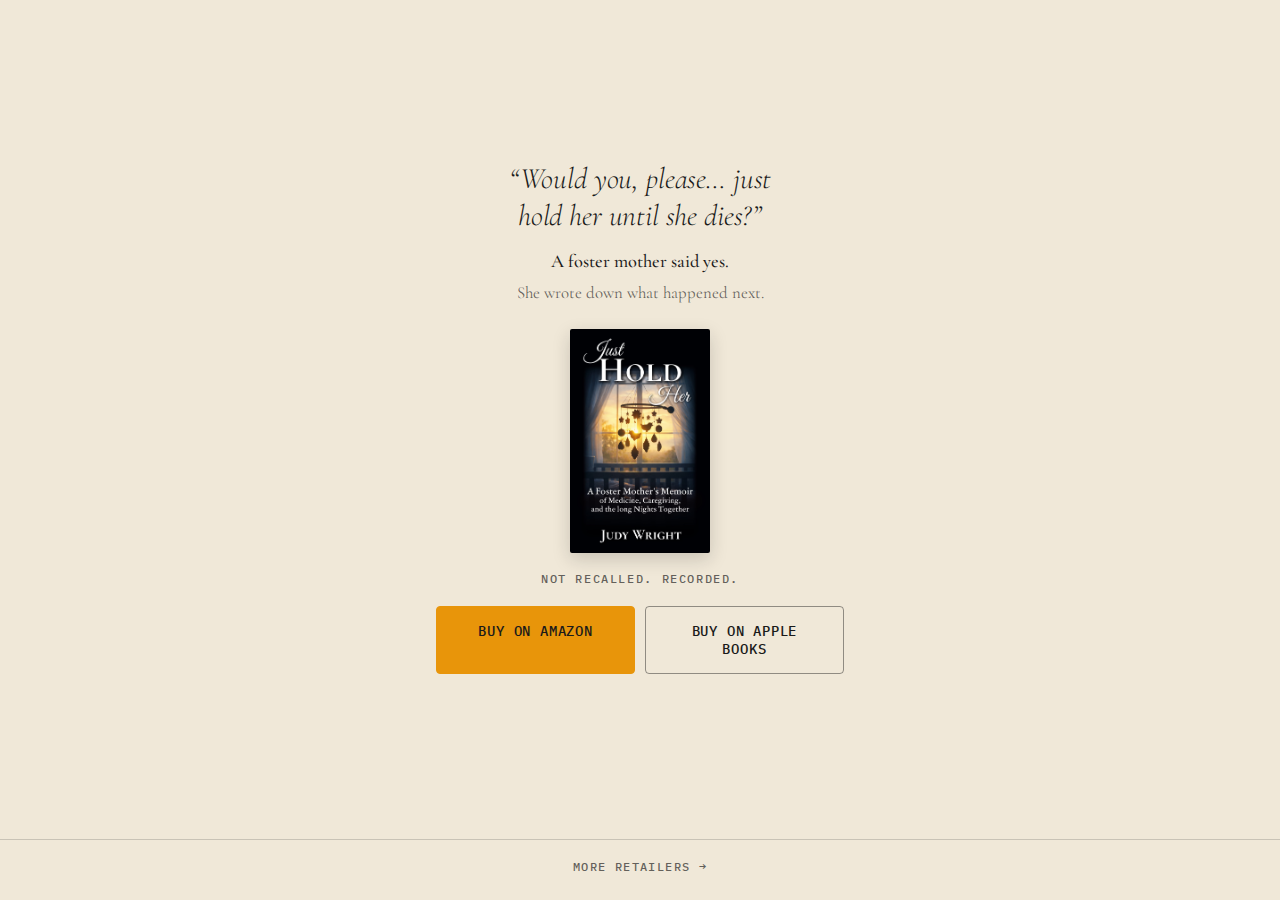
<file: hold.html>
<!DOCTYPE html>
<html lang="en">
<head>
  <meta charset="UTF-8">
  <meta name="viewport" content="width=device-width, initial-scale=1, viewport-fit=cover">
  <title>Just Hold Her — Judy Wright</title>
  <meta name="description" content="A foster mother said yes. She wrote down what happened next. Just Hold Her, by Judy Wright.">
  <meta name="robots" content="noindex,follow">
  <meta name="theme-color" content="#f0e8d8">

  <!-- Favicon -->
  <link rel="icon" href="/assets/img/favicon.ico" type="image/x-icon">

  <!-- Font: Cormorant Garamond only (the one weight/style this page uses) -->
  <link rel="preconnect" href="https://fonts.googleapis.com">
  <link rel="preconnect" href="https://fonts.gstatic.com" crossorigin>
  <link href="https://fonts.googleapis.com/css2?family=Cormorant+Garamond:ital,wght@0,400;0,500;1,300&family=IBM+Plex+Mono:wght@500&display=swap" rel="stylesheet">

  <!-- Preload the cover (the one image above the fold) -->
  <link rel="preload" as="image" href="/assets/img/just-hold-her-judy-wright-ebook-cover.webp" type="image/webp" fetchpriority="high">

  <style>
    :root {
      --bg:        #f0e8d8;
      --ink:       #1a1a1a;
      --ink-muted: rgba(26, 26, 26, 0.68);
      --accent:    #e8950a;
      --accent-hover: #c97a05;
      --rule:      rgba(26, 26, 26, 0.18);
    }

    *, *::before, *::after { box-sizing: border-box; }

    html, body {
      margin: 0;
      padding: 0;
      background: var(--bg);
      color: var(--ink);
      font-family: 'Cormorant Garamond', Georgia, serif;
      font-weight: 400;
      -webkit-font-smoothing: antialiased;
      -moz-osx-font-smoothing: grayscale;
      text-rendering: optimizeLegibility;
    }

    body {
      min-height: 100vh;
      min-height: 100dvh; /* dynamic viewport — accounts for mobile browser chrome */
      display: flex;
      flex-direction: column;
      padding: env(safe-area-inset-top) env(safe-area-inset-right) env(safe-area-inset-bottom) env(safe-area-inset-left);
    }

    .skip-link {
      position: absolute;
      left: -9999px;
      top: 0;
    }
    .skip-link:focus {
      left: 0;
      top: 0;
      padding: 0.5rem 1rem;
      background: var(--ink);
      color: var(--bg);
      z-index: 10;
    }

    main {
      flex: 1;
      display: flex;
      flex-direction: column;
      justify-content: center;
      align-items: center;
      padding: 1.5rem 1.25rem 1rem;
      text-align: center;
      max-width: 28rem;
      margin: 0 auto;
      width: 100%;
    }

    .hero {
      margin: 0 0 1.25rem;
    }

    .hero-hook {
      font-style: italic;
      font-weight: 300;
      font-size: clamp(1.4rem, 5.5vw, 1.85rem);
      line-height: 1.25;
      letter-spacing: -0.005em;
      margin: 0 0 0.85rem;
      max-width: 22ch;
      margin-left: auto;
      margin-right: auto;
    }

    .hero-response {
      font-size: clamp(1rem, 4vw, 1.15rem);
      font-weight: 500;
      line-height: 1.4;
      margin: 0;
    }

    .hero-premise {
      font-size: clamp(0.95rem, 3.6vw, 1.05rem);
      color: var(--ink-muted);
      line-height: 1.5;
      margin: 0.35rem 0 0;
    }

    .cover {
      display: block;
      margin: 0.25rem auto 1.1rem;
      width: auto;
      max-height: 14rem;
      max-width: 60vw;
      height: auto;
      box-shadow: 0 6px 18px rgba(26, 26, 26, 0.18);
      border-radius: 2px;
    }

    .credibility {
      font-family: 'IBM Plex Mono', ui-monospace, Menlo, monospace;
      font-size: 0.72rem;
      font-weight: 500;
      letter-spacing: 0.14em;
      text-transform: uppercase;
      color: var(--ink-muted);
      margin: 0 0 1.25rem;
    }

    .cta {
      width: 100%;
      display: flex;
      flex-direction: column;
      gap: 0.6rem;
      margin: 0 0 0.75rem;
    }

    .btn {
      display: block;
      width: 100%;
      padding: 0.95rem 1.25rem;
      font-family: 'IBM Plex Mono', ui-monospace, Menlo, monospace;
      font-size: 0.85rem;
      font-weight: 500;
      letter-spacing: 0.06em;
      text-transform: uppercase;
      text-decoration: none;
      text-align: center;
      border-radius: 4px;
      transition: background-color 0.2s ease, color 0.2s ease, border-color 0.2s ease;
    }

    .btn--primary {
      background: var(--accent);
      color: var(--ink);
      border: 1px solid var(--accent);
    }

    .btn--primary:hover,
    .btn--primary:focus-visible {
      background: var(--accent-hover);
      border-color: var(--accent-hover);
      color: var(--ink);
    }

    .btn--secondary {
      background: transparent;
      color: var(--ink);
      border: 1px solid rgba(26, 26, 26, 0.45);
    }

    .btn--secondary:hover,
    .btn--secondary:focus-visible {
      background: var(--ink);
      color: var(--bg);
      border-color: var(--ink);
    }

    :focus-visible {
      outline: 2px solid var(--accent);
      outline-offset: 3px;
    }
    .btn:focus-visible {
      outline-offset: 2px;
    }

    .footer {
      flex: 0 0 auto;
      padding: 1rem 1.25rem 1.5rem;
      text-align: center;
      border-top: 1px solid var(--rule);
    }

    .footer-link {
      font-family: 'IBM Plex Mono', ui-monospace, Menlo, monospace;
      font-size: 0.72rem;
      font-weight: 500;
      letter-spacing: 0.12em;
      text-transform: uppercase;
      color: var(--ink-muted);
      text-decoration: none;
      transition: color 0.2s ease;
    }

    .footer-link:hover,
    .footer-link:focus-visible {
      color: var(--ink);
    }

    .footer-arrow { display: inline-block; transition: transform 0.2s ease; }
    .footer-link:hover .footer-arrow,
    .footer-link:focus-visible .footer-arrow { transform: translateX(2px); }

    /* Desktop / wider viewports — let the buttons sit side-by-side */
    @media (min-width: 480px) {
      .cta {
        flex-direction: row;
      }
      .btn { flex: 1 1 0; }
    }

    /* Very tall content on small phones — keep above the fold honest */
    @media (max-height: 640px) {
      .cover { max-height: 11rem; }
      .hero-hook { font-size: 1.3rem; margin-bottom: 0.6rem; }
      .credibility { margin-bottom: 0.85rem; }
      main { padding-top: 1rem; padding-bottom: 0.5rem; }
    }

    /* Respect users who ask for reduced motion — kill the only transition that pulses */
    @media (prefers-reduced-motion: reduce) {
      *, *::before, *::after {
        transition: none !important;
        animation: none !important;
      }
    }
  </style>

  <!-- Google Analytics — same property as the rest of the site -->
  <script async src="https://www.googletagmanager.com/gtag/js?id=G-CCX49YFZRQ"></script>
  <script>
    window.dataLayer = window.dataLayer || [];
    function gtag(){ dataLayer.push(arguments); }
    gtag('js', new Date());
    gtag('config', 'G-CCX49YFZRQ');
  </script>
</head>

<body>
  <a href="#main-content" class="skip-link">Skip to main content</a>

  <main id="main-content">

    <div class="hero">
      <p class="hero-hook">&ldquo;Would you, please&hellip; just hold her until she dies?&rdquo;</p>
      <p class="hero-response">A foster mother said yes.</p>
      <p class="hero-premise">She wrote down what happened next.</p>
    </div>

    <picture>
      <source srcset="/assets/img/just-hold-her-judy-wright-ebook-cover.avif" type="image/avif">
      <source srcset="/assets/img/just-hold-her-judy-wright-ebook-cover.webp" type="image/webp">
      <img class="cover"
           src="/assets/img/just-hold-her-judy-wright-ebook-cover.jpeg"
           alt="Just Hold Her book cover — a nursery mobile silhouetted against a warm golden sunrise through a rain-streaked window"
           width="600" height="900"
           decoding="async"
           loading="eager"
           fetchpriority="high">
    </picture>

    <p class="credibility">Not recalled. Recorded.</p>

    <nav class="cta" aria-label="Buy the book">
      <a id="btn-amazon" class="btn btn--primary"
         href="https://www.amazon.com/dp/B0GRKVF8MV"
         rel="noopener">Buy on Amazon</a>
      <a id="btn-apple" class="btn btn--secondary"
         href="https://books.apple.com/us/book/just-hold-her/id6760304846"
         rel="noopener">Buy on Apple Books</a>
    </nav>

  </main>

  <footer class="footer">
    <a id="link-more" class="footer-link" href="/buy.html">More Retailers <span class="footer-arrow" aria-hidden="true">&rarr;</span></a>
  </footer>

  <script>
    (function () {
      // Read ?src= from the URL — used both for analytics and for retailer URL passthrough
      var params = new URLSearchParams(window.location.search);
      var src = (params.get('src') || '').trim().toLowerCase();

      // Sanitize: only allow simple alphanumerics and dashes
      if (!/^[a-z0-9\-]{1,40}$/.test(src)) src = '';

      // Fire a page-level event so the QR source is captured even if the user doesn't click
      if (window.gtag) {
        gtag('event', 'hold_landing_view', {
          qr_source: src || '(none)',
          page_path: window.location.pathname + window.location.search
        });
      }

      // Append batch-level UTM to outbound retailer links.
      //
      // Division of responsibility:
      //   The Cloudflare worker (qr-worker.js, /hold route) owns the
      //   campaign-level UTM (utm_source=bookmark, utm_medium=qr,
      //   utm_campaign=book_launch) — applied at redirect time, before
      //   the page even loads.
      //
      //   This page only adds utm_content=<src> for per-batch / per-region
      //   attribution drill-down. The worker sets the campaign; the page
      //   adds the variant. This keeps the two systems from competing.
      function addUtm(href) {
        if (!src) return href;
        var sep = href.indexOf('?') === -1 ? '?' : '&';
        return href + sep + 'utm_source=bookmark&utm_medium=qr&utm_campaign=book_launch&utm_content=' + encodeURIComponent(src);
      }

      var amazon = document.getElementById('btn-amazon');
      var apple  = document.getElementById('btn-apple');
      var more   = document.getElementById('link-more');

      if (amazon) amazon.href = addUtm(amazon.href);
      if (apple)  apple.href  = addUtm(apple.href);
      // 'More' is internal; pass through src for the buy.html page if it ever reads it
      if (more && src) {
        more.href = '/buy.html?src=' + encodeURIComponent(src);
      }

      // Fire conversion-intent events on tap
      function track(name) {
        return function () {
          if (window.gtag) {
            gtag('event', name, {
              qr_source: src || '(none)'
            });
          }
        };
      }
      if (amazon) amazon.addEventListener('click', track('purchase_intent_amazon'));
      if (apple)  apple.addEventListener('click',  track('purchase_intent_apple'));
      if (more)   more.addEventListener('click',   track('more_retailers_click'));
    })();
  </script>
</body>
</html>
</file>
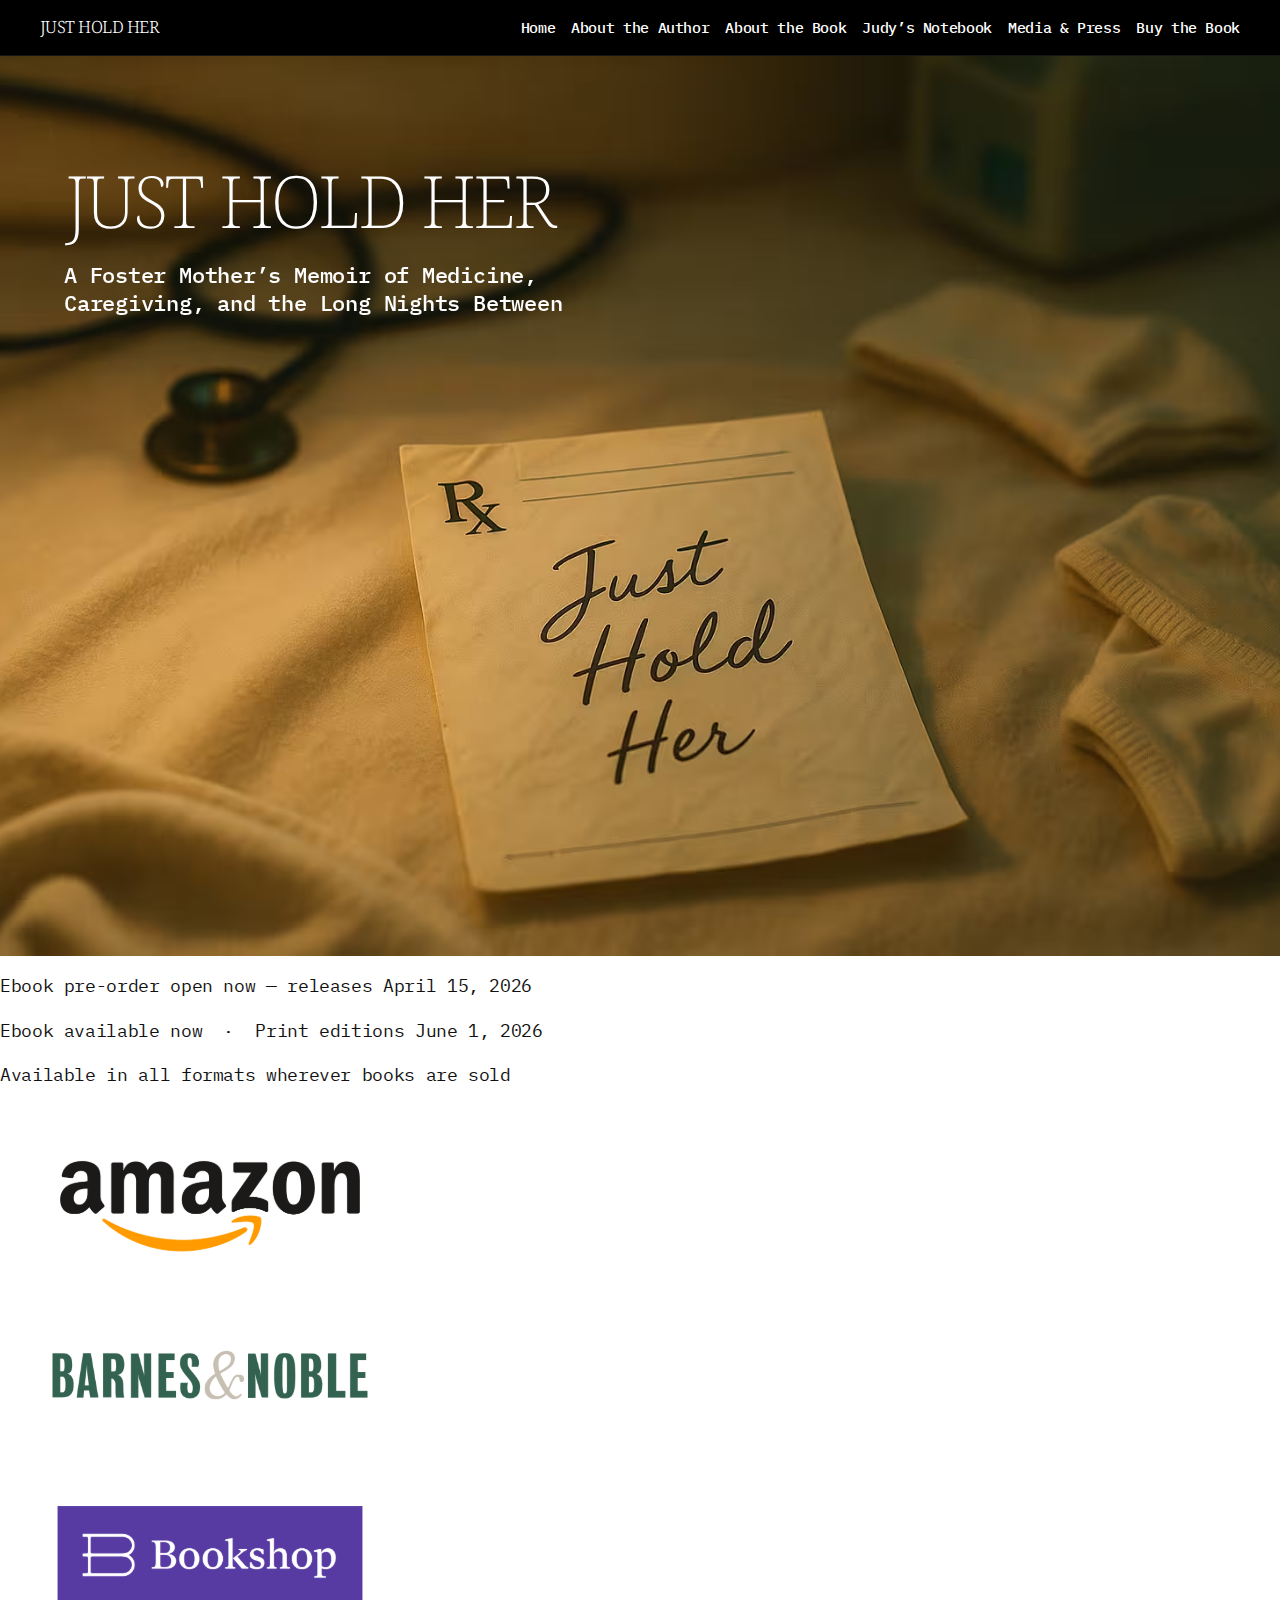
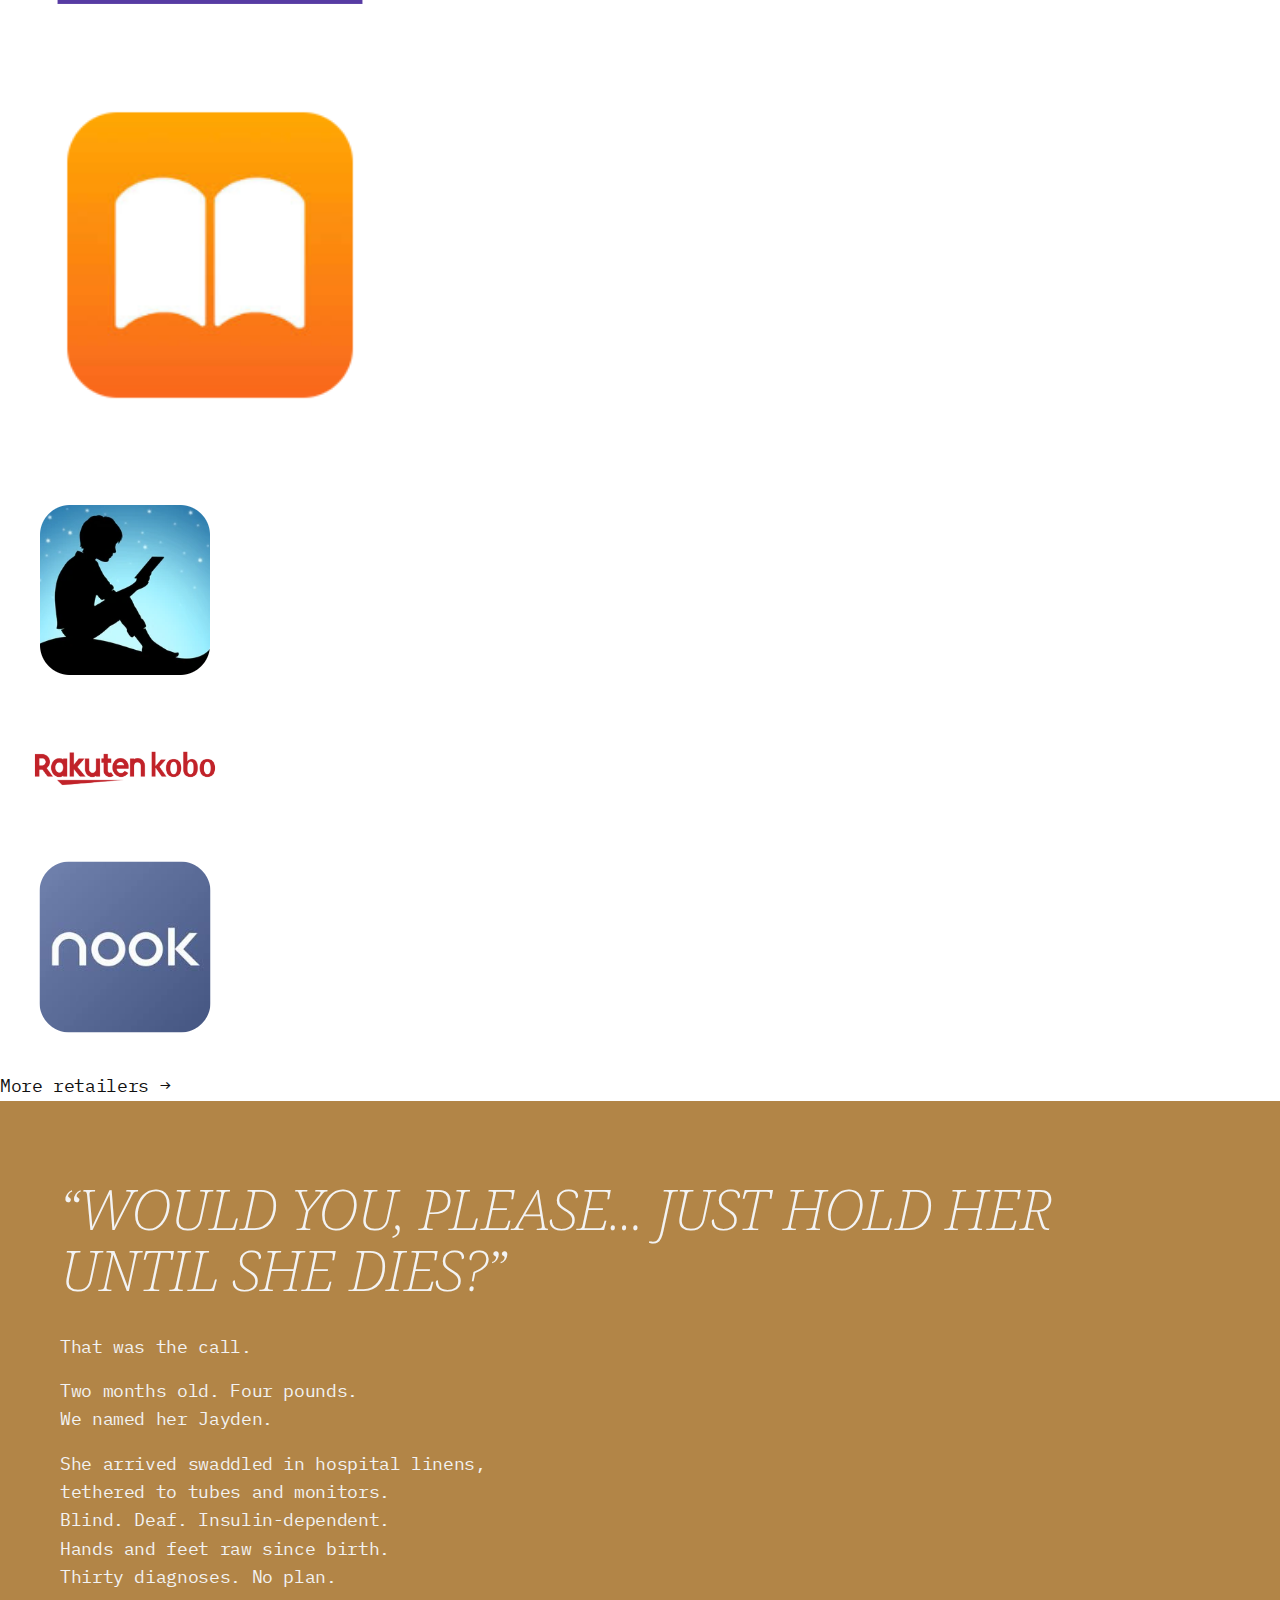
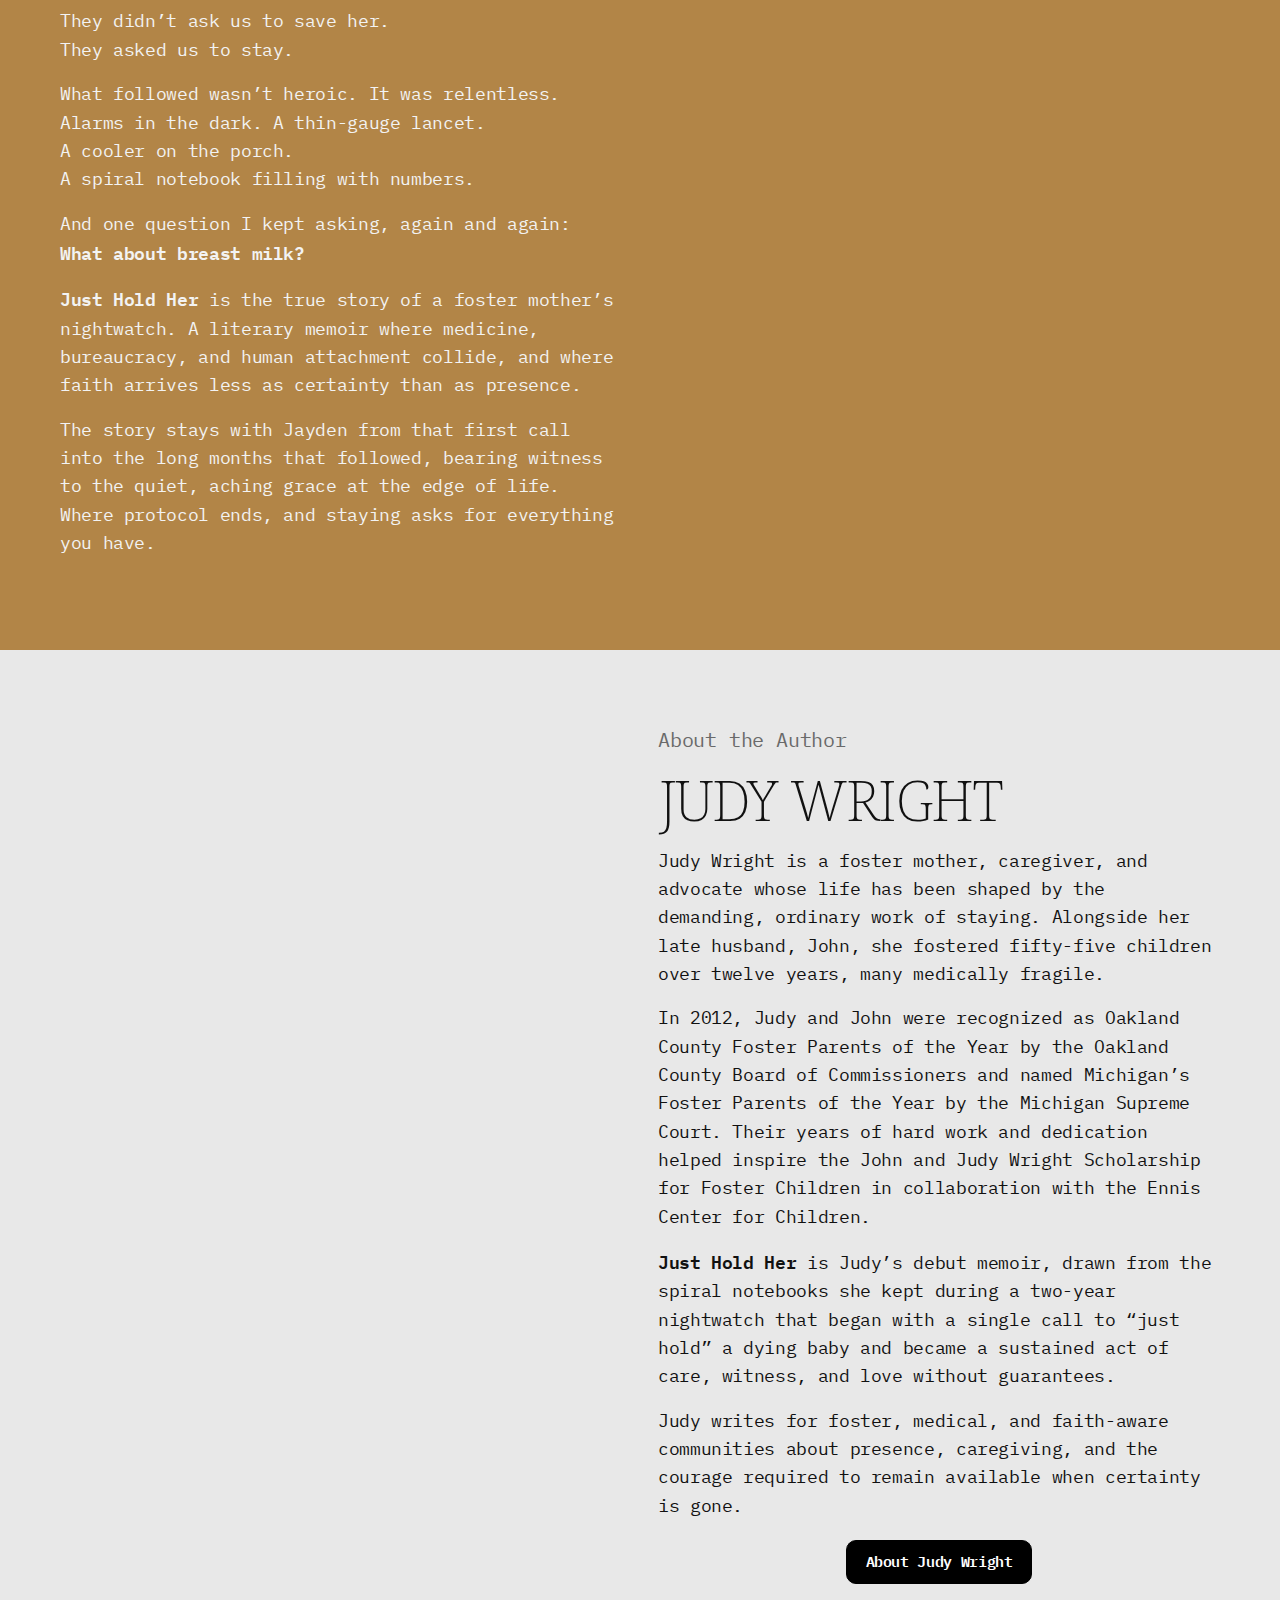
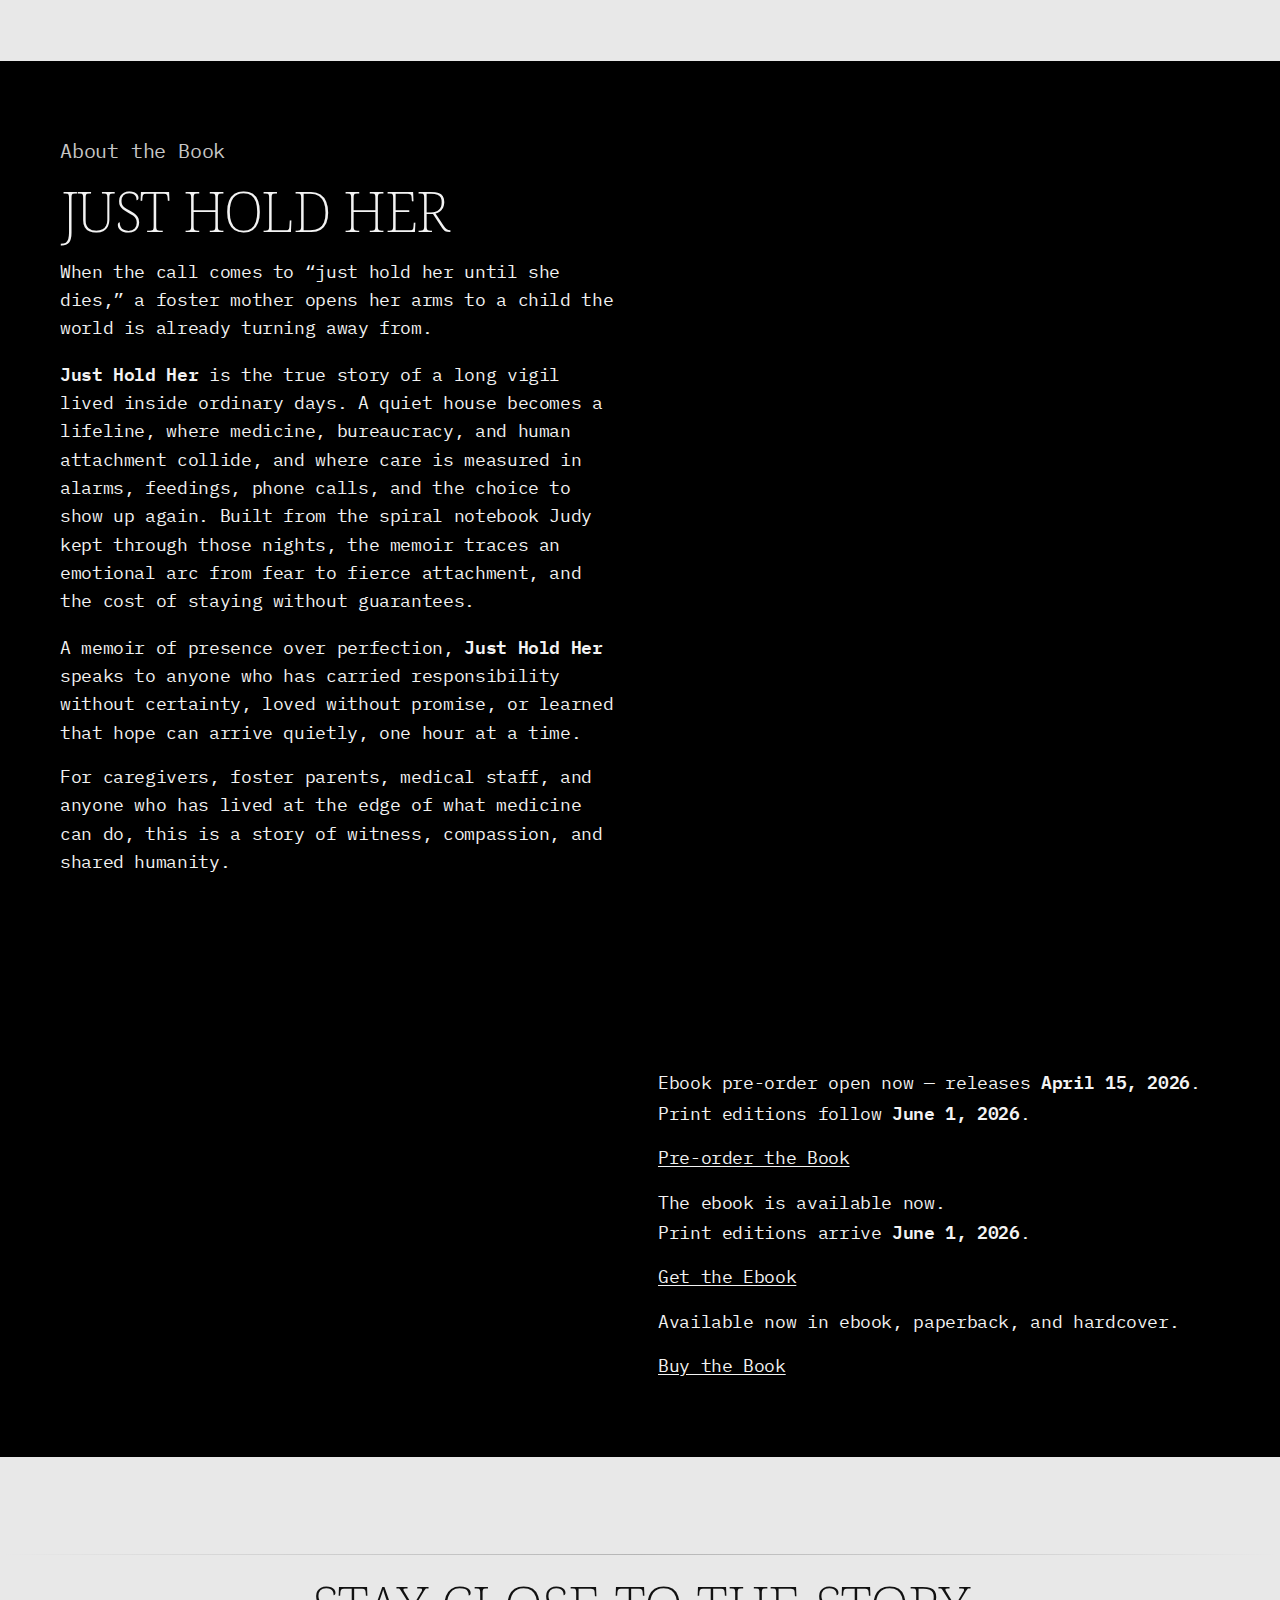
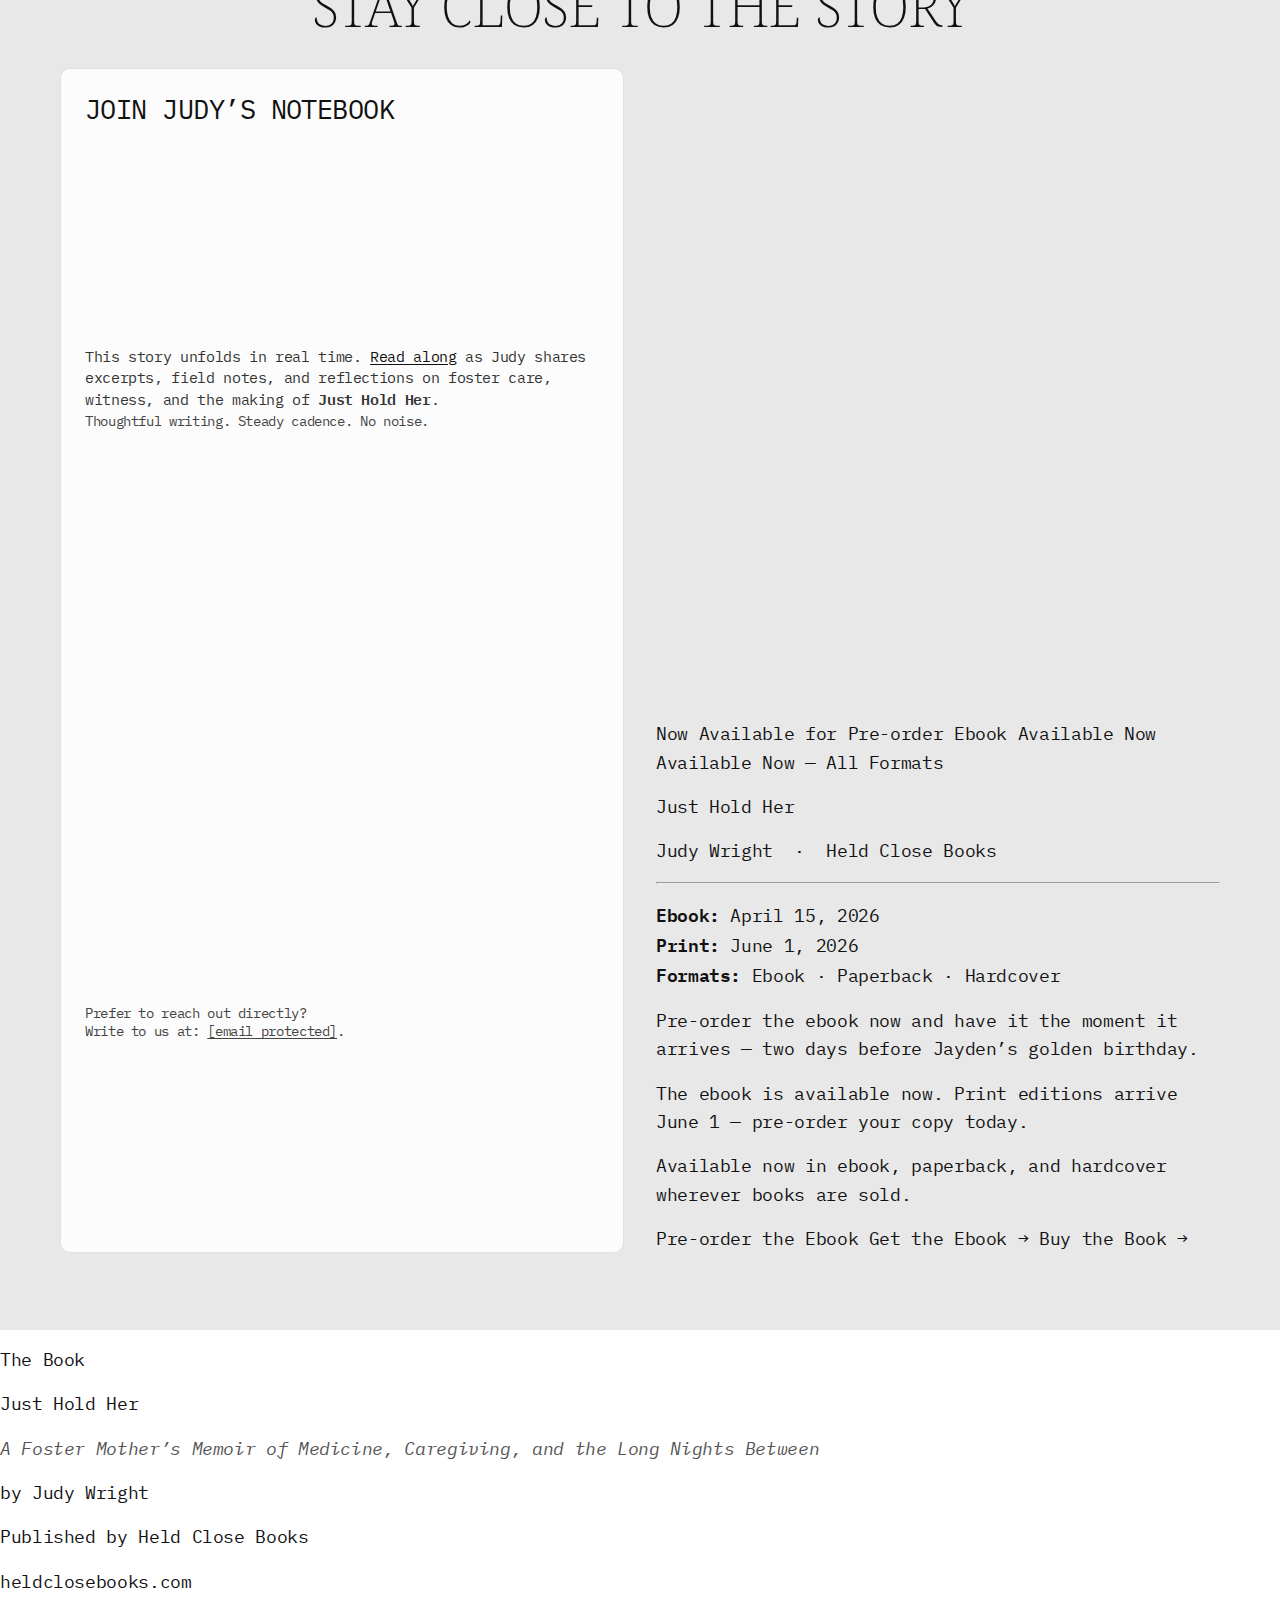
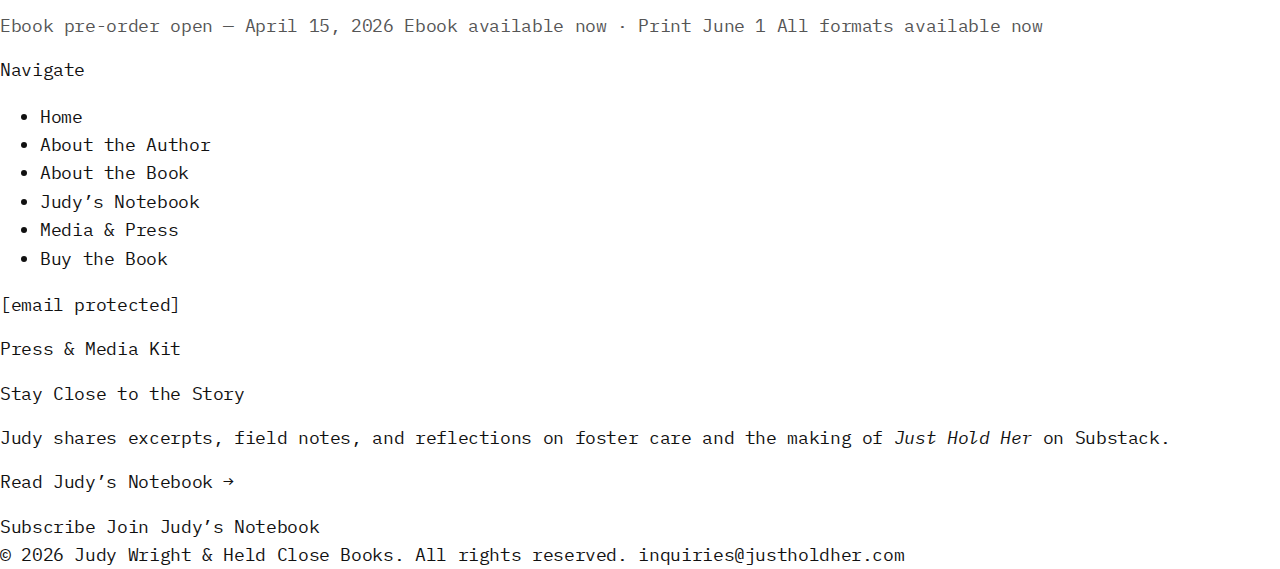
<file: index-2.html>
<!-- index.html -->
<!DOCTYPE html>
<html lang="en">
<head>
  <!-- Meta -->
  <meta charset="utf-8" />
  <meta name="viewport" content="width=device-width, initial-scale=1" />

  <title>Just Hold Her | Literary Memoir of Foster Care, Medical Care &amp; Compassion</title>
  <meta name="description" content="Just Hold Her is a deeply human literary memoir by Judy Wright about fostering a medically fragile infant, navigating medicine and bureaucracy, and the quiet courage of caregiving. Join the journey from fear to fierce presence.">
  <meta name="robots" content="index,follow,max-image-preview:large,max-snippet:-1,max-video-preview:-1">
  <meta name="author" content="Judy Wright">
  <meta name="theme-color" content="#000000">
  <link rel="canonical" href="https://justholdher.com/">

  <!-- Open Graph -->
  <meta property="og:title" content="Just Hold Her | Memoir by Judy Wright &#8211; Foster Care, Medical Journey &amp; Compassion">
  <meta property="og:description" content="Experience a true story of steadfast love, medical complexity, and caregiving without guarantees. Just Hold Her is a memoir from Judy Wright about foster care, resilience, and compassion.">
  <meta property="og:type" content="book">
  <meta property="og:site_name" content="Just Hold Her">
  <meta property="og:locale" content="en_US">
  <meta property="og:url" content="https://justholdher.com/">
  <meta property="og:image" content="https://justholdher.com/assets/just-hold-her-judy-wright-ebook-cover.jpeg">

  <!-- Twitter -->
  <meta name="twitter:card" content="summary_large_image">
  <meta name="twitter:title" content="Just Hold Her &#8212; A Memoir by Judy Wright">
  <meta name="twitter:description" content="A literary memoir of medicine, caregiving, and the tender mercies found in staying.">
  <meta name="twitter:image" content="https://justholdher.com/assets/just-hold-her-judy-wright-ebook-cover.jpeg">

  <link rel="icon" href="assets/favicon.ico" type="image/x-icon">

  <!-- Fonts -->
  <link rel="preconnect" href="https://fonts.googleapis.com">
  <link rel="preconnect" href="https://fonts.gstatic.com" crossorigin>
  <link href="https://fonts.googleapis.com/css2?family=IBM+Plex+Mono:wght@400;500&family=Noto+Serif:wght@200;300;400&display=swap" rel="stylesheet">

  <!-- Hero preload -->
  <link rel="preload" href="assets/prescription-of-comfort.avif" as="image" fetchpriority="high">

  <link rel="stylesheet" href="styles.css">

  

  <!-- Structured Data -->
  <script type="application/ld+json">
  {
    "@context":"https://schema.org",
    "@graph":[
      {
        "@type":"WebSite",
        "name":"Just Hold Her",
        "url":"https://justholdher.com/",
        "inLanguage":"en-US",
        "publisher":{"@id":"#author"}
      },
      {
        "@type":"Book",
        "name":"Just Hold Her",
        "author":{"@id":"#author"},
        "about":"A literary memoir of medicine, caregiving, and the tender mercies found in staying.",
        "image":"https://justholdher.com/assets/just-hold-her-judy-wright-ebook-cover.jpeg",
        "datePublished":"2026-04-15"
      },
      {
        "@type":"Person",
        "@id":"#author",
        "name":"Judy Wright",
        "award":[
          "Oakland County Foster Parents of the Year (2012)",
          "Michigan Foster Parents of the Year (2012)"
        ]
      }
    ]
  }
  </script>

  <!-- Google tag (gtag.js) -->
  <script async src="https://www.googletagmanager.com/gtag/js?id=G-CCX49YFZRQ"></script>
  <script>
    window.dataLayer = window.dataLayer || [];
    function gtag(){ dataLayer.push(arguments); }
    gtag('js', new Date());
    gtag('config', 'G-CCX49YFZRQ');
  </script>
</head>

<!--
════════════════════════════════════════════════════════════════════════════
  PHASE CONTROL — change ONE class on <body> to update the entire page:

    phase-preorder   Ebook pre-order open. Print coming June 1.
    phase-ebook      Ebook live. Print pre-order open.
    phase-all        All formats (ebook + paperback + hardcover) available.
════════════════════════════════════════════════════════════════════════════
-->
<body class="phase-preorder">
  <a class="skip" href="#main">Skip to content</a>

  <!-- ══ NAVIGATION ════════════════════════════════════════════════════════ -->
  <header class="topnav">
    <div class="wrap topnav-inner">
      <a href="index.html" class="brand">Just Hold Her</a>
      <button class="hamburger" aria-label="Toggle navigation" aria-expanded="false">
        <span></span><span></span><span></span>
      </button>
      <nav class="topnav-links" aria-label="Primary">
        <a href="index.html">Home</a>
        <a href="about-author-judy-wright.html">About the Author</a>
        <a href="index.html#book">About the Book</a>
        <a href="notebook.html">Judy&#8217;s Notebook</a>
        <a href="media.html">Media &amp; Press</a>
        <a href="buy.html" class="nav-buy-cta">Buy the Book</a>
      </nav>
    </div>
  </header>

  <main id="main">

    <!-- ══ HERO ══════════════════════════════════════════════════════════════ -->
    <section class="hero" aria-label="Introduction">
      <picture>
        <source srcset="assets/prescription-of-comfort.avif" type="image/avif">
        <source srcset="assets/prescription-of-comfort.webp" type="image/webp">
        <img class="hero-img"
             src="assets/prescription-of-comfort.png"
             alt=""
             aria-hidden="true"
             decoding="async"
             loading="eager"
             fetchpriority="high"
             width="2400" height="1600">
      </picture>
      <div class="hero-shroud" aria-hidden="true"></div>
      <div class="hero-overlay hero-stack">
        <h1>Just Hold Her</h1>
        <h2 class="hero-sub">A Foster Mother&#8217;s Memoir of Medicine, Caregiving, and the Long Nights Between</h2>
      </div>
    </section>


    <!-- ══ RETAILER BAND ══════════════════════════════════════════════════════
         Gold band, white-silhouette logos.
         · Hover devices: logos start muted, restore on :hover.
         · Touch devices: logos always at full white opacity.
    ══════════════════════════════════════════════════════════════════════════ -->
    <div class="retailer-band" aria-label="Where to buy Just Hold Her">
      <div class="retailer-band-inner">

        <!-- Phase-aware label — only one shows at a time -->
        <p class="retailer-band-label phase-block phase-block--preorder">
          Ebook pre-order open now &mdash; releases April&nbsp;15, 2026
        </p>
        <p class="retailer-band-label phase-block phase-block--ebook">
          Ebook available now &nbsp;&middot;&nbsp; Print editions June&nbsp;1, 2026
        </p>
        <p class="retailer-band-label phase-block phase-block--all">
          Available in all formats wherever books are sold
        </p>

        <div class="retailer-logos-row" role="list">

          <a href="https://www.amazon.com/dp/B0GRKVF8MV"
             class="retailer-logo-link" role="listitem"
             aria-label="Order on Amazon" target="_blank" rel="noopener noreferrer">
            <img src="assets/book-stores/just-hold-her_book-amazon.png"
                 alt="Amazon" width="420" height="180" loading="lazy">
          </a>

          <a href="https://www.barnesandnoble.com/w/just-hold-her-judy-wright/1149657455"
             class="retailer-logo-link" role="listitem"
             aria-label="Order on Barnes &amp; Noble" target="_blank" rel="noopener noreferrer">
            <img src="assets/book-stores/just-hold-her_book-barnes-&-noble.png"
                 alt="Barnes &amp; Noble" width="420" height="180" loading="lazy">
          </a>

          <a href="https://bookshop.org/p/books/just-hold-her-judy-wright/cbf9cef7bc2d4b22"
             class="retailer-logo-link" role="listitem"
             aria-label="Order on Bookshop.org" target="_blank" rel="noopener noreferrer">
            <img src="assets/book-stores/just-hold-her_book-bookshop.png"
                 alt="Bookshop.org" width="420" height="180" loading="lazy">
          </a>

          <a href="https://books.apple.com/us/book/just-hold-her/id6760304846"
             class="retailer-logo-link" role="listitem"
             aria-label="Order on Apple Books" target="_blank" rel="noopener noreferrer">
            <img src="assets/book-stores/just-hold-her_book-apple-books.png"
                 alt="Apple Books" width="420" height="180" loading="lazy">
          </a>

          <a href="https://www.amazon.com/dp/B0GRKVF8MV"
             class="retailer-logo-link" role="listitem"
             aria-label="Read on Kindle" target="_blank" rel="noopener noreferrer">
            <img src="assets/book-stores/just-hold-her_book-kindle.png"
                 alt="Kindle" width="250" height="250" loading="lazy">
          </a>

          <a href="https://www.kobo.com/us/en/ebook/just-hold-her"
             class="retailer-logo-link" role="listitem"
             aria-label="Read on Kobo" target="_blank" rel="noopener noreferrer">
            <img src="assets/book-stores/just-hold-her_book-rakuten-kobo.png"
                 alt="Rakuten Kobo" width="250" height="250" loading="lazy">
          </a>

          <a href="https://www.barnesandnoble.com/w/just-hold-her-judy-wright/1149657455"
             class="retailer-logo-link" role="listitem"
             aria-label="Read on Nook" target="_blank" rel="noopener noreferrer">
            <img src="assets/book-stores/just-hold-her_book-nook.png"
                 alt="Nook" width="250" height="250" loading="lazy">
          </a>

          <a href="https://books2read.com/u/bz5RjG"
             class="retailer-more-link" role="listitem"
             aria-label="All retailers" target="_blank" rel="noopener noreferrer">
            More retailers &#8594;
          </a>

        </div>
      </div>
    </div>


    <!-- ══ SECTION 2 — Story ══════════════════════════════════════════════════ -->
    <section id="story" class="section theme-dark s2" aria-labelledby="s2-title">
      <div class="wrap">
        <h2 id="s2-title"><em>&#8220;WOULD YOU, PLEASE&#8230; JUST HOLD HER UNTIL SHE DIES?&#8221;</em></h2>

        <div class="section-inner">
          <div class="section-copy">
            <p>That was the call.</p>
            <p>Two months old. Four pounds.<br>We named her Jayden.</p>

            <p>She arrived swaddled in hospital linens,<br>
              tethered to tubes and monitors.<br>
              Blind. Deaf. Insulin-dependent.<br>
              Hands and feet raw since birth.<br>
              Thirty diagnoses. No plan.
            </p>

            <p>They didn&#8217;t ask us to save her.<br>They asked us to stay.</p>

            <p>What followed wasn&#8217;t heroic. It was relentless.<br>
              Alarms in the dark. A thin-gauge lancet.<br>
              A cooler on the porch.<br>
              A spiral notebook filling with numbers.
            </p>

            <p>And one question I kept asking, again and again:<br><strong>What about breast milk?</strong></p>

            <p><strong>Just Hold Her</strong> is the true story of a foster mother&#8217;s nightwatch.
              A literary memoir where medicine, bureaucracy, and human attachment collide,
              and where faith arrives less as certainty than as presence.
            </p>

            <p>The story stays with Jayden from that first call into the long months that followed,
              bearing witness to the quiet, aching grace at the edge of life.
              Where protocol ends, and staying asks for everything you have.
            </p>
          </div>

          <div class="section-media">
            <figure>
              <picture>
                <source srcset="assets/book.avif" type="image/avif">
                <source srcset="assets/book.webp" type="image/webp">
                <img src="assets/book.jpg"
                     loading="lazy" decoding="async"
                     alt="Book cover mockup for Just Hold Her resting on a bedside table."
                     width="1600" height="1067">
              </picture>
              <figcaption>Book cover for <em>Just Hold Her</em> resting on a bedside table.</figcaption>
            </figure>
          </div>
        </div>
      </div>
    </section>


    <!-- ══ SECTION 3 — About the Author ══════════════════════════════════════ -->
    <section id="author" class="section theme-gray s3" aria-labelledby="s3-title">
      <div class="wrap">
        <div class="section-inner">

          <div class="section-media">
            <figure>
              <picture>
                <source srcset="assets/john-and-judy-wright-2.avif" type="image/avif">
                <source srcset="assets/john-and-judy-wright-2.webp" type="image/webp">
                <img src="assets/john-and-judy-wright-2.jpg"
                     loading="lazy" decoding="async"
                     alt="John and Judy Wright, honored foster parents."
                     width="1400" height="933">
              </picture>
              <figcaption>John and Judy Wright, honored foster parents.</figcaption>
            </figure>
          </div>

          <div class="section-copy">
            <h2 id="s3-title">About the Author</h2>
            <h3 class="subhed">JUDY WRIGHT</h3>

            <p>Judy Wright is a foster mother, caregiver, and advocate whose life has been shaped by the demanding, ordinary work of staying. Alongside her late husband, John, she fostered fifty-five children over twelve years, many medically fragile.</p>

            <p>In 2012, Judy and John were recognized as Oakland County Foster Parents of the Year by the Oakland County Board of Commissioners and named Michigan&#8217;s Foster Parents of the Year by the Michigan Supreme Court. Their years of hard work and dedication helped inspire the John and Judy Wright Scholarship for Foster Children in collaboration with the Ennis Center for Children.</p>

            <p><strong>Just Hold Her</strong> is Judy&#8217;s debut memoir, drawn from the spiral notebooks she kept during a two-year nightwatch that began with a single call to &#8220;just hold&#8221; a dying baby and became a sustained act of care, witness, and love without guarantees.</p>

            <p>Judy writes for foster, medical, and faith-aware communities about presence, caregiving, and the courage required to remain available when certainty is gone.</p>

            <div class="center-cta">
              <a class="about-back-btn" href="about-author-judy-wright.html">About Judy Wright</a>
            </div>
          </div>

        </div>
      </div>
    </section>


    <!-- ══ SECTION 4 — About the Book ════════════════════════════════════════ -->
    <section id="book" class="section theme-dark s4" aria-labelledby="s4-title">
      <div class="wrap">
        <div class="section-inner">

          <!-- Left: copy only -->
          <div class="section-copy">
            <h2 id="s4-title">About the Book</h2>
            <h3 class="subhed">Just Hold Her</h3>

            <p>When the call comes to &#8220;just hold her until she dies,&#8221; a foster mother opens her arms to a child the world is already turning away from.</p>

            <p><strong>Just Hold Her</strong> is the true story of a long vigil lived inside ordinary days. A quiet house becomes a lifeline, where medicine, bureaucracy, and human attachment collide, and where care is measured in alarms, feedings, phone calls, and the choice to show up again. Built from the spiral notebook Judy kept through those nights, the memoir traces an emotional arc from fear to fierce attachment, and the cost of staying without guarantees.</p>

            <p>A memoir of presence over perfection, <strong>Just Hold Her</strong> speaks to anyone who has carried responsibility without certainty, loved without promise, or learned that hope can arrive quietly, one hour at a time.</p>

            <p>For caregivers, foster parents, medical staff, and anyone who has lived at the edge of what medicine can do, this is a story of witness, compassion, and shared humanity.</p>
          </div>

          <!-- Right: book cover (full height, hover) + phase-aware CTA -->
          <div class="section-media s4-cover-col">

            <a href="buy.html" class="s4-cover-link" aria-label="Buy Just Hold Her">
              <picture>
                <source srcset="assets/just-hold-her-judy-wright-ebook-cover.avif" type="image/avif">
                <source srcset="assets/just-hold-her-judy-wright-ebook-cover.webp" type="image/webp">
                <img src="assets/just-hold-her-judy-wright-ebook-cover.jpeg"
                     loading="lazy" decoding="async"
                     alt="Book cover: Just Hold Her by Judy Wright"
                     width="400" height="636">
              </picture>
              <span class="s4-cover-overlay" aria-hidden="true"></span>
            </a>

            <div class="book-cta-group">

              <div class="phase-block phase-block--preorder">
                <p class="book-release-note">
                  Ebook pre-order open now &mdash; releases <strong>April&nbsp;15, 2026</strong>.<br>
                  Print editions follow <strong>June&nbsp;1, 2026</strong>.
                </p>
                <a class="button--light" href="buy.html">Pre-order the Book</a>
              </div>

              <div class="phase-block phase-block--ebook">
                <p class="book-release-note">
                  The ebook is available now.<br>
                  Print editions arrive <strong>June&nbsp;1, 2026</strong>.
                </p>
                <a class="button--light" href="buy.html">Get the Ebook</a>
              </div>

              <div class="phase-block phase-block--all">
                <p class="book-release-note">Available now in ebook, paperback, and hardcover.</p>
                <a class="button--light" href="buy.html">Buy the Book</a>
              </div>

            </div>
          </div>

        </div>
      </div>
    </section>


    <!-- ══ CONTACT + PREORDER CARD ════════════════════════════════════════════ -->
    <section class="section-form" aria-labelledby="contact-title">
      <hr class="contact-sep" />
      <div class="wrap">
        <h2 id="contact-title" class="section-title">Stay Close to the Story</h2>

        <!-- Left: Substack subscribe -->
        <div class="col-form">
          <div class="contact-form" role="form" aria-labelledby="signup-title">
            <h3 class="form-hed" id="signup-title">Join Judy&#8217;s Notebook</h3>

            <p id="form-help" class="contact-note">
              This story unfolds in real time.
              <a href="https://substack.com/@judysnotebook" target="_blank" rel="noopener">Read along</a>
              as Judy shares excerpts, field notes, and reflections on foster care, witness, and the making of <strong>Just Hold Her</strong>.
              <br><span class="field-help">Thoughtful writing. Steady cadence. No noise.</span>
            </p>

            <div class="form-row form-row--embed">
              <div class="substack-stage" aria-label="Subscribe to Judy's Notebook on Substack">
                <iframe
                  src="https://judysnotebook.substack.com/embed"
                  height="150"
                  frameborder="0"
                  scrolling="no"
                  title="Subscribe to Judy's Notebook">
                </iframe>
              </div>
            </div>

            <p class="field-help">
              Prefer to reach out directly?<br>
              Write to us at:
              <a class="agent-email" href="/cdn-cgi/l/email-protection#b2dbdcc3c7dbc0dbd7c1f2d8c7c1c6daddded6dad7c09cd1dddf"><span class="__cf_email__" data-cfemail="a4cdcad5d1cdd6cdc1d7e4ced1d7d0cccbc8c0ccc1d68ac7cbc9">[email&#160;protected]</span></a>.
            </p>
          </div>
        </div>

        <!-- Right: Preorder card — tall cover left, content right -->
        <aside class="preorder-card" aria-labelledby="preorder-card-title">

          <!-- Left: tall book cover -->
          <div class="preorder-card__cover">
            <a href="buy.html" tabindex="-1" aria-hidden="true">
              <picture>
                <source srcset="assets/just-hold-her-judy-wright-ebook-cover.avif" type="image/avif">
                <source srcset="assets/just-hold-her-judy-wright-ebook-cover.webp" type="image/webp">
                <img src="assets/just-hold-her-judy-wright-ebook-cover.jpeg"
                     alt="" loading="lazy" width="400" height="636">
              </picture>
            </a>
          </div>

          <!-- Right: all content -->
          <div class="preorder-card__content">

            <p class="preorder-card__kicker" id="preorder-card-title">
              <span class="phase-block phase-block--preorder">Now Available for Pre-order</span>
              <span class="phase-block phase-block--ebook">Ebook Available Now</span>
              <span class="phase-block phase-block--all">Available Now &mdash; All Formats</span>
            </p>

            <div>
              <p class="preorder-card__title">Just Hold Her</p>
              <p class="preorder-card__byline">Judy Wright &nbsp;&middot;&nbsp; Held Close Books</p>
            </div>

            <hr class="preorder-card__rule">

            <p class="preorder-card__dates">
              <strong>Ebook:</strong> April&nbsp;15, 2026<br>
              <strong>Print:</strong> June&nbsp;1, 2026<br>
              <strong>Formats:</strong> Ebook &middot; Paperback &middot; Hardcover
            </p>

            <p class="preorder-card__body phase-block phase-block--preorder">
              Pre-order the ebook now and have it the moment it arrives &mdash; two days before Jayden&#8217;s golden birthday.
            </p>
            <p class="preorder-card__body phase-block phase-block--ebook">
              The ebook is available now. Print editions arrive June&nbsp;1 &mdash; pre-order your copy today.
            </p>
            <p class="preorder-card__body phase-block phase-block--all">
              Available now in ebook, paperback, and hardcover wherever books are sold.
            </p>

            <div class="preorder-card__btn-wrap">
              <a class="preorder-card__btn phase-block phase-block--preorder" href="buy.html">Pre-order the Ebook</a>
              <a class="preorder-card__btn phase-block phase-block--ebook"    href="buy.html">Get the Ebook &#8594;</a>
              <a class="preorder-card__btn phase-block phase-block--all"      href="buy.html">Buy the Book &#8594;</a>
            </div>

          </div><!-- /preorder-card__content -->

        </aside>

      </div><!-- /wrap -->
    </section>

  </main>


  <!-- ══ FOOTER ════════════════════════════════════════════════════════════════ -->
  <footer class="footer-full" aria-label="Site footer">
    <div class="footer-grid">

      <!-- Col 1: The Book -->
      <div class="footer-col">
        <p class="footer-col-label">The Book</p>
        <p class="footer-col-title">Just Hold Her</p>
        <p style="color:#555; font-style:italic; margin-bottom:.5rem;">
          A Foster Mother&#8217;s Memoir of Medicine, Caregiving, and the Long Nights Between
        </p>
        <p>by Judy Wright</p>
        <p style="margin-top:.65rem;">
          Published by
          <a href="https://heldclosebooks.com" target="_blank" rel="noopener">Held Close Books</a>
        </p>
        <p>
          <a href="https://heldclosebooks.com" target="_blank" rel="noopener">heldclosebooks.com</a>
        </p>
        <p style="margin-top:.65rem; color:#555;">
          <span class="phase-inline phase-inline--preorder">Ebook pre-order open &mdash; April&nbsp;15, 2026</span>
          <span class="phase-inline phase-inline--ebook">Ebook available now &middot; Print June&nbsp;1</span>
          <span class="phase-inline phase-inline--all">All formats available now</span>
        </p>
      </div>

      <!-- Col 2: Navigate -->
      <div class="footer-col">
        <p class="footer-col-label">Navigate</p>
        <ul class="footer-nav">
          <li><a href="index.html">Home</a></li>
          <li><a href="about-author-judy-wright.html">About the Author</a></li>
          <li><a href="index.html#book">About the Book</a></li>
          <li><a href="notebook.html">Judy&#8217;s Notebook</a></li>
          <li><a href="media.html">Media &amp; Press</a></li>
          <li><a href="buy.html">Buy the Book</a></li>
        </ul>
        <p>
          <a href="/cdn-cgi/l/email-protection#d4a4a6b1a7a794bcb1b8b0b7b8bba7b1b6bbbbbfa7fab7bbb9"><span class="__cf_email__" data-cfemail="9aeae8ffe9e9daf2fff6fef9f6f5e9fff8f5f5f1e9b4f9f5f7">[email&#160;protected]</span></a>
        </p>
        <p>
          <a href="https://justholdher.com/press" target="_blank" rel="noopener">Press &amp; Media Kit</a>
        </p>
      </div>

      <!-- Col 3: Stay close / Subscribe -->
      <div class="footer-col">
        <p class="footer-col-label">Stay Close to the Story</p>
        <p>
          Judy shares excerpts, field notes, and reflections on foster care and the making of
          <em>Just Hold Her</em> on Substack.
        </p>
        <p style="margin-top:.4rem;">
          <a href="https://judysnotebook.substack.com" target="_blank" rel="noopener">
            Read Judy&#8217;s Notebook &#8594;
          </a>
        </p>
        <div class="footer-subscribe-box">
          <span>Subscribe</span>
          <a class="footer-subscribe-btn"
             href="https://judysnotebook.substack.com"
             target="_blank" rel="noopener">
            Join Judy&#8217;s Notebook
          </a>
        </div>
      </div>

    </div><!-- /footer-grid -->

    <div class="footer-bottom">
      <span>&#169; <span id="footer-year"></span> Judy Wright &amp; Held Close Books. All rights reserved.</span>
      <span><a href="mailto:inquiries@justholdher.com">inquiries@justholdher.com</a></span>
    </div>
  </footer>

  <script src="script.js"></script>
  <script>document.getElementById('footer-year').textContent = new Date().getFullYear();</script>

</body>
</html>
</file>
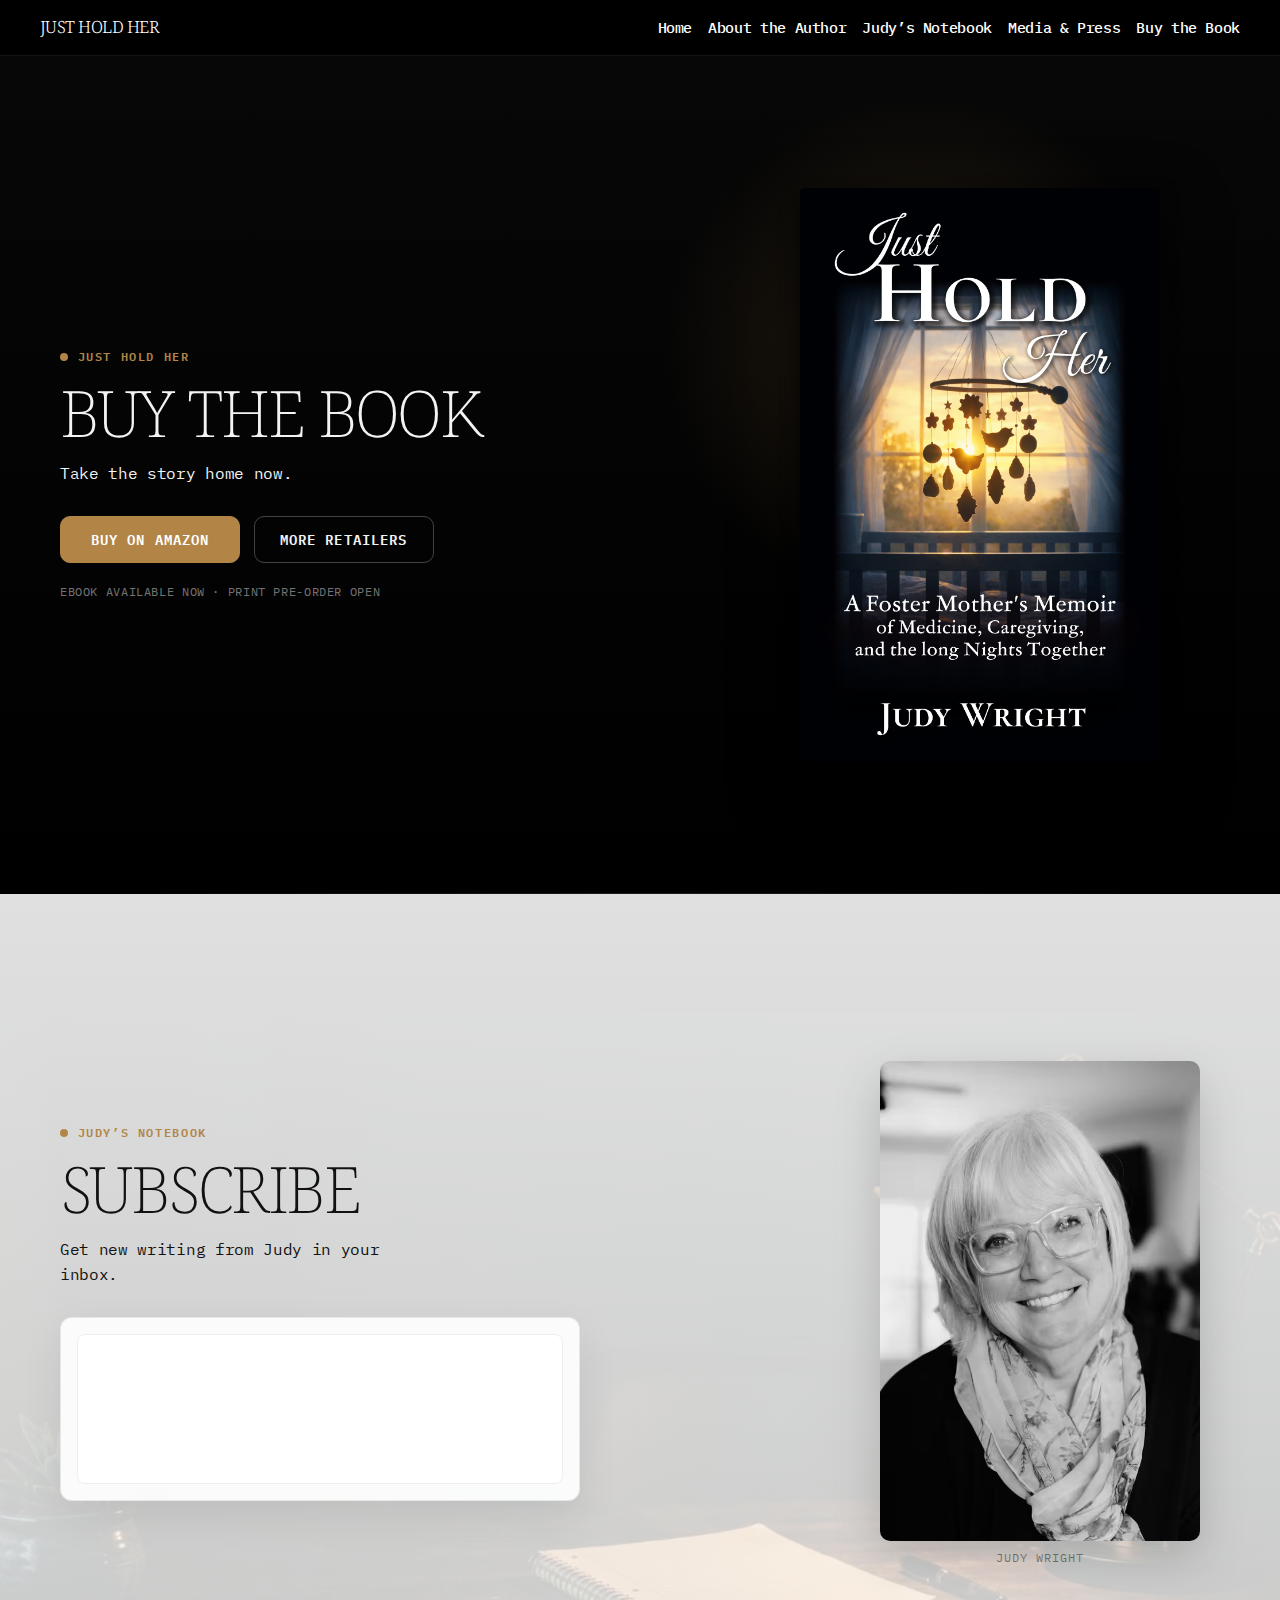
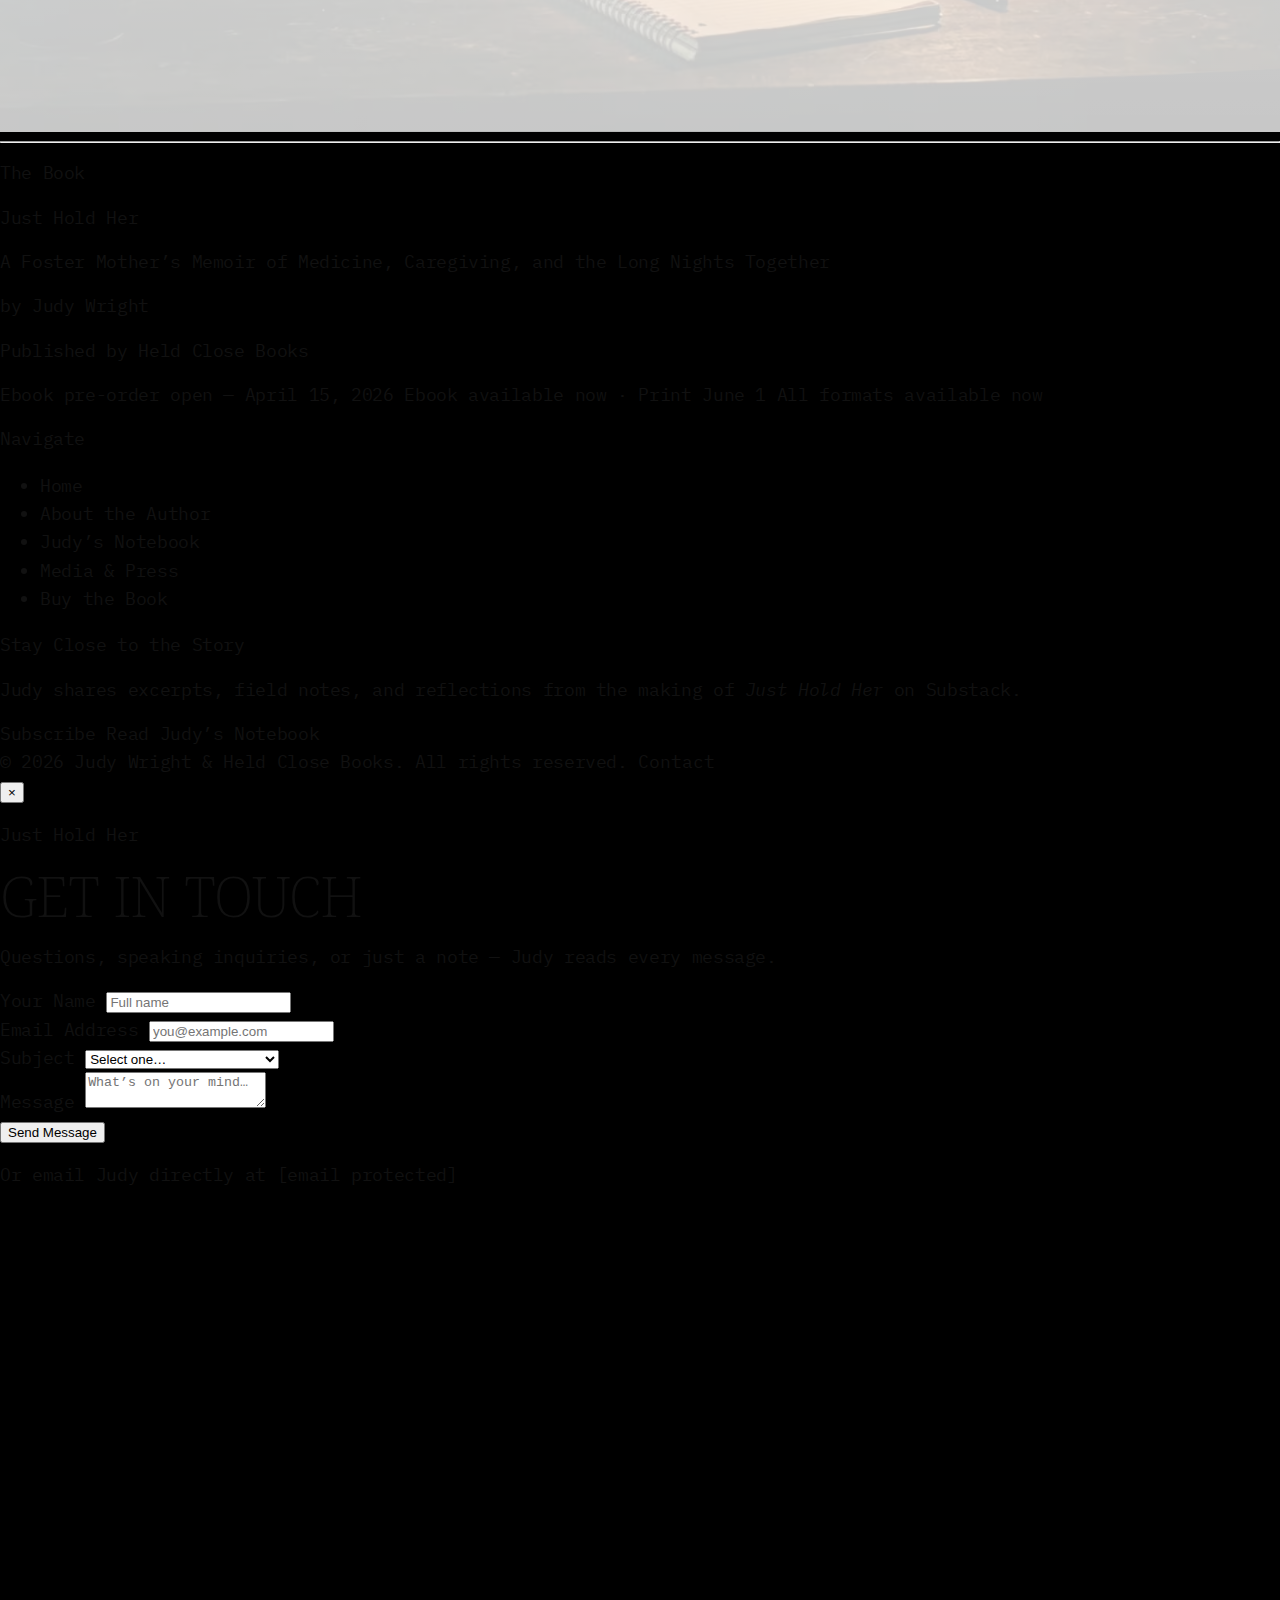
<file: launch.html>
<!DOCTYPE html>
<html lang="en">
<head>
  <meta charset="utf-8" />
  <meta name="viewport" content="width=device-width, initial-scale=1" />

  <title>Launch | Just Hold Her</title>
  <meta name="description" content="Buy Just Hold Her and subscribe to Judy's Notebook. A focused event landing page for readers ready to take the story home.">
  <meta name="robots" content="index,follow">
  <meta name="author" content="Judy Wright">
  <meta name="theme-color" content="#000000">
  <link rel="canonical" href="https://justholdher.com/launch">

  <meta property="og:title" content="Just Hold Her | Buy the Book">
  <meta property="og:description" content="Buy Just Hold Her now and subscribe to Judy's Notebook.">
  <meta property="og:type" content="website">
  <meta property="og:site_name" content="Just Hold Her">
  <meta property="og:url" content="https://justholdher.com/launch">
  <meta property="og:image" content="https://justholdher.com/assets/just-hold-her-judy-wright-ebook-cover.jpeg">

  <meta name="twitter:card" content="summary_large_image">
  <meta name="twitter:title" content="Just Hold Her | Buy the Book">
  <meta name="twitter:description" content="Buy Just Hold Her now and subscribe to Judy's Notebook.">
  <meta name="twitter:image" content="https://justholdher.com/assets/just-hold-her-judy-wright-ebook-cover.jpeg">

  <link rel="icon" href="assets/favicon.ico" type="image/x-icon">
  <link rel="preconnect" href="https://fonts.googleapis.com">
  <link rel="preconnect" href="https://fonts.gstatic.com" crossorigin>
  <link href="https://fonts.googleapis.com/css2?family=IBM+Plex+Mono:wght@400;500;600&family=Noto+Serif:wght@200;300;400&display=swap" rel="stylesheet">
  <link rel="stylesheet" href="styles.css">

  <style>
    .launch-scope {
      background: #000;
    }

    .launch-scope main {
      background: #000;
    }

    .launch-scope .launch-panel {
      position: relative;
      min-height: calc(100svh - 62px);
      display: flex;
      align-items: center;
      scroll-margin-top: 88px;
      overflow: hidden;
    }

    .launch-scope .launch-panel--buy {
      background:
        radial-gradient(circle at 72% 35%, rgba(178,133,71,.22), transparent 24%),
        linear-gradient(180deg, #070707 0%, #000 100%);
      color: #f3f3f3;
    }

    .launch-scope .launch-panel--notebook {
      background-color: #e8e8e8;
      background-image: url("assets/just-hold-her-judys-notebook-header.avif");
      background-image: image-set(
        url("assets/just-hold-her-judys-notebook-header.avif") type("image/avif"),
        url("assets/just-hold-her-judys-notebook-header.webp") type("image/webp"),
        url("assets/just-hold-her-judys-notebook-header.png") type("image/png")
      );
      background-size: cover;
      background-position: center;
      background-repeat: no-repeat;
      color: #111;
      isolation: isolate;
    }

    .launch-scope .launch-panel--notebook::before {
      content: "";
      position: absolute;
      inset: 0;
      background: linear-gradient(180deg, rgba(255,255,255,.88) 0%, rgba(255,255,255,.78) 100%);
      z-index: 0;
    }

    .launch-scope .launch-panel-inner {
      position: relative;
      z-index: 1;
      max-width: 1200px;
      margin: 0 auto;
      padding: clamp(2.5rem, 6vw, 5rem) 1.25rem;
      width: 100%;
      display: grid;
      grid-template-columns: minmax(0, 1.05fr) minmax(300px, 420px);
      gap: clamp(2rem, 5vw, 5rem);
      align-items: center;
    }

    .launch-scope .launch-panel--notebook .launch-panel-inner {
      grid-template-columns: minmax(0, 1fr) minmax(280px, 360px);
    }

    .launch-scope .launch-kicker {
      font: 600 .72rem/1.2 var(--font-body);
      letter-spacing: .14em;
      text-transform: uppercase;
      color: var(--accent);
      margin: 0 0 1rem;
      display: flex;
      align-items: center;
      gap: .6rem;
    }

    .launch-scope .launch-kicker::before {
      content: "";
      width: .5rem;
      height: .5rem;
      border-radius: 50%;
      background: var(--accent);
      flex-shrink: 0;
    }

    .launch-scope .launch-headline {
      font-family: var(--font-head);
      font-weight: 200;
      font-size: clamp(34px, 5vw, 64px);
      line-height: 1.02;
      letter-spacing: -.04em;
      text-transform: uppercase;
      margin: 0 0 1rem;
    }

    .launch-scope .launch-subhead {
      font: 400 1rem/1.6 var(--font-body);
      letter-spacing: -.02em;
      max-width: 32ch;
      margin: 0 0 1.8rem;
    }

    .launch-scope .launch-actions {
      display: flex;
      gap: .85rem;
      flex-wrap: wrap;
      align-items: center;
      margin: 0 0 1.25rem;
    }

    .launch-scope .launch-button-primary,
    .launch-scope .launch-button-primary:visited {
      display: inline-flex;
      align-items: center;
      justify-content: center;
      min-width: 180px;
      padding: .9rem 1.3rem;
      background: var(--accent);
      color: #fff !important;
      border: 1px solid var(--accent);
      border-radius: var(--radius);
      font: 600 .86rem/1.2 var(--font-body);
      letter-spacing: .08em;
      text-transform: uppercase;
      text-decoration: none !important;
      transition: background .16s var(--ease-out), border-color .16s var(--ease-out), transform .12s var(--ease-out);
    }

    .launch-scope .launch-button-primary:hover,
    .launch-scope .launch-button-primary:focus-visible {
      background: #96703a;
      border-color: #96703a;
      text-decoration: none !important;
    }

    .launch-scope .launch-button-primary:active { transform: translateY(1px); }

    .launch-scope .launch-button-secondary {
      display: inline-flex;
      align-items: center;
      justify-content: center;
      min-width: 180px;
      padding: .9rem 1.3rem;
      background: transparent;
      color: inherit;
      border: 1px solid rgba(255,255,255,.25);
      border-radius: var(--radius);
      font: 600 .86rem/1.2 var(--font-body);
      letter-spacing: .08em;
      text-transform: uppercase;
      cursor: pointer;
      transition: border-color .16s var(--ease-out), background .16s var(--ease-out), transform .12s var(--ease-out);
    }

    .launch-scope .launch-panel--notebook .launch-button-secondary {
      border-color: rgba(0,0,0,.18);
    }

    .launch-scope .launch-button-secondary:hover,
    .launch-scope .launch-button-secondary:focus-visible {
      background: rgba(255,255,255,.06);
      border-color: rgba(255,255,255,.45);
      text-decoration: none !important;
    }

    .launch-scope .launch-panel--notebook .launch-button-secondary:hover,
    .launch-scope .launch-panel--notebook .launch-button-secondary:focus-visible {
      background: rgba(0,0,0,.04);
      border-color: rgba(0,0,0,.3);
    }

    .launch-scope .launch-button-secondary:active { transform: translateY(1px); }

    .launch-scope .launch-support {
      font: 400 .78rem/1.4 var(--font-body);
      letter-spacing: .05em;
      text-transform: uppercase;
      color: rgba(243,243,243,.48);
      margin: 0;
    }

    .launch-scope .launch-panel--notebook .launch-support {
      color: rgba(0,0,0,.45);
    }

    .launch-scope .launch-cover {
      display: flex;
      justify-content: center;
      align-items: center;
    }

    .launch-scope .launch-cover picture,
    .launch-scope .launch-cover img {
      display: block;
    }

    .launch-scope .launch-cover img {
      width: min(100%, 360px);
      height: auto;
      border-radius: 4px;
      box-shadow:
        0 8px 18px rgba(0,0,0,.52),
        0 24px 64px rgba(0,0,0,.62);
    }

    .launch-scope .launch-retailers {
      margin-top: 1rem;
      max-width: 540px;
      display: none;
    }

    .launch-scope .launch-retailers[hidden] {
      display: none !important;
    }

    .launch-scope .launch-retailers.is-open {
      display: block;
    }

    .launch-scope .launch-retailers-label {
      font: 600 .68rem/1.2 var(--font-body);
      letter-spacing: .14em;
      text-transform: uppercase;
      color: rgba(243,243,243,.42);
      margin: 0 0 .85rem;
    }

    .launch-scope .launch-retailers-grid {
      display: grid;
      grid-template-columns: repeat(2, minmax(0, 1fr));
      gap: .75rem;
    }

    .launch-scope .launch-retailer-link {
      display: inline-flex;
      align-items: center;
      justify-content: center;
      padding: .85rem .9rem;
      border: 1px solid rgba(255,255,255,.12);
      background: rgba(255,255,255,.04);
      border-radius: 8px;
      color: #f3f3f3 !important;
      font: 500 .82rem/1.2 var(--font-body);
      letter-spacing: .02em;
      text-decoration: none !important;
      transition: background .16s var(--ease-out), border-color .16s var(--ease-out), transform .12s var(--ease-out);
    }

    .launch-scope .launch-retailer-link:hover,
    .launch-scope .launch-retailer-link:focus-visible {
      background: rgba(255,255,255,.08);
      border-color: rgba(255,255,255,.28);
      transform: translateY(-1px);
      text-decoration: none !important;
    }

    .launch-scope .launch-portrait {
      display: flex;
      justify-content: center;
    }

    .launch-scope .launch-portrait-figure {
      margin: 0;
      width: min(100%, 320px);
      text-align: center;
    }

    .launch-scope .launch-portrait img {
      width: 100%;
      aspect-ratio: 2 / 3;
      object-fit: cover;
      object-position: center top;
      border-radius: var(--radius);
      filter: grayscale(100%);
      box-shadow: 0 18px 48px rgba(0,0,0,.18);
    }

    .launch-scope .launch-portrait figcaption {
      display: block;
      margin-top: .65rem;
      font: 400 .72rem/1.3 var(--font-body);
      letter-spacing: .08em;
      text-transform: uppercase;
      color: rgba(0,0,0,.46);
    }

    .launch-scope .launch-substack-shell {
      max-width: 520px;
      background: rgba(255,255,255,.9);
      border: 1px solid rgba(0,0,0,.08);
      border-radius: 12px;
      padding: 1rem;
      box-shadow: 0 16px 42px rgba(0,0,0,.08);
    }

    .launch-scope .launch-substack-shell iframe {
      display: block;
      width: 100%;
      max-width: 100%;
      min-height: 150px;
      border: 1px solid #EEE !important;
      background: #fff;
      border-radius: 8px;
      overflow: hidden;
    }

    .launch-scope .launch-section-rule {
      position: absolute;
      left: 50%;
      bottom: 0;
      width: min(90vw, 1100px);
      height: 1px;
      transform: translateX(-50%);
      background: linear-gradient(90deg, transparent, rgba(255,255,255,.12), transparent);
    }

    .launch-scope .launch-panel--notebook .launch-section-rule {
      background: linear-gradient(90deg, transparent, rgba(0,0,0,.09), transparent);
    }

    .launch-scope .footer-contact-link {
      background: none;
      border: none;
      color: inherit;
      cursor: pointer;
      font: inherit;
      padding: 0;
    }

    @media (max-width: 900px) {
      .launch-scope .launch-panel-inner,
      .launch-scope .launch-panel--notebook .launch-panel-inner {
        grid-template-columns: 1fr;
        gap: 2rem;
      }

      .launch-scope .launch-cover,
      .launch-scope .launch-portrait {
        order: -1;
      }

      .launch-scope .launch-cover img {
        width: min(100%, 250px);
      }

      .launch-scope .launch-portrait-figure {
        width: min(100%, 240px);
      }
    }

    @media (max-width: 640px) {
      .launch-scope .launch-panel {
        min-height: auto;
      }

      .launch-scope .launch-panel-inner {
        padding-top: 2.5rem;
        padding-bottom: 2.5rem;
      }

      .launch-scope .launch-actions {
        flex-direction: column;
        align-items: stretch;
      }

      .launch-scope .launch-button-primary,
      .launch-scope .launch-button-secondary {
        width: 100%;
      }

      .launch-scope .launch-retailers-grid {
        grid-template-columns: 1fr;
      }
    }
  </style>

  <script type="application/ld+json">
  {
    "@context": "https://schema.org",
    "@graph": [
      {
        "@type": "WebPage",
        "@id": "https://justholdher.com/launch",
        "url": "https://justholdher.com/launch",
        "name": "Launch | Just Hold Her",
        "description": "Buy Just Hold Her and subscribe to Judy's Notebook.",
        "inLanguage": "en-US",
        "isPartOf": { "@id": "https://justholdher.com/" }
      },
      {
        "@type": "Book",
        "name": "Just Hold Her",
        "author": {
          "@type": "Person",
          "name": "Judy Wright"
        },
        "publisher": {
          "@type": "Organization",
          "name": "Held Close Books",
          "url": "https://heldclosebooks.com"
        },
        "image": "https://justholdher.com/assets/just-hold-her-judy-wright-ebook-cover.jpeg",
        "bookFormat": [
          "https://schema.org/EBook",
          "https://schema.org/Paperback",
          "https://schema.org/Hardcover"
        ]
      }
    ]
  }
  </script>

  <script async src="https://www.googletagmanager.com/gtag/js?id=G-CCX49YFZRQ"></script>
  <script>
    window.dataLayer = window.dataLayer || [];
    function gtag(){ dataLayer.push(arguments); }
    gtag('js', new Date());
    gtag('config', 'G-CCX49YFZRQ');
  </script>
</head>

<body class="launch-scope phase-ebook">
  <a class="skip" href="#main">Skip to content</a>

  <header class="topnav">
    <div class="wrap topnav-inner">
      <a href="index.html" class="brand">Just Hold Her</a>
      <button class="hamburger" aria-label="Toggle navigation" aria-expanded="false">
        <span></span><span></span><span></span>
      </button>
      <nav class="topnav-links" aria-label="Primary">
        <a href="index.html">Home</a>
        <a href="about-author-judy-wright.html">About the Author</a>
        <a href="notebook.html">Judy’s Notebook</a>
        <a href="media.html">Media &amp; Press</a>
        <a href="buy.html" class="nav-buy-cta">Buy the Book</a>
      </nav>
    </div>
  </header>

  <main id="main">
    <section id="buy" class="launch-panel launch-panel--buy" aria-labelledby="launch-buy-title">
      <div class="launch-panel-inner">
        <div class="launch-copy">
          <p class="launch-kicker">Just Hold Her</p>
          <h1 id="launch-buy-title" class="launch-headline">Buy the Book</h1>
          <p class="launch-subhead">Take the story home now.</p>

          <div class="launch-actions">
            <a class="launch-button-primary" href="https://www.amazon.com/dp/B0GRKVF8MV" target="_blank" rel="noopener">Buy on Amazon</a>
            <button class="launch-button-secondary" type="button" id="more-retailers-toggle" aria-expanded="false" aria-controls="more-retailers-panel">More Retailers</button>
          </div>

          <p class="launch-support">Ebook available now · Print pre-order open</p>

          <div id="more-retailers-panel" class="launch-retailers" hidden>
            <p class="launch-retailers-label">More Retailers</p>
            <div class="launch-retailers-grid">
              <a class="launch-retailer-link" href="https://www.barnesandnoble.com/w/just-hold-her-judy-wright/1149657455" target="_blank" rel="noopener">Barnes &amp; Noble</a>
              <a class="launch-retailer-link" href="https://bookshop.org/p/books/just-hold-her-judy-wright/cbf9cef7bc2d4b22" target="_blank" rel="noopener">Bookshop.org</a>
              <a class="launch-retailer-link" href="https://books.apple.com/us/book/just-hold-her/id6760304846" target="_blank" rel="noopener">Apple Books</a>
              <a class="launch-retailer-link" href="https://www.kobo.com/us/en/ebook/just-hold-her" target="_blank" rel="noopener">Rakuten Kobo</a>
              <a class="launch-retailer-link" href="https://play.google.com/store/books/details?id=YR3IEQAAQBAJ&rdid=book-YR3IEQAAQBAJ" target="_blank" rel="noopener">Google Play Books</a>
              <a class="launch-retailer-link" href="https://books2read.com/justholdher" target="_blank" rel="noopener">All Retailers</a>
            </div>
          </div>
        </div>

        <div class="launch-cover" aria-hidden="true">
          <picture>
            <source srcset="assets/just-hold-her-judy-wright-ebook-cover.avif" type="image/avif">
            <source srcset="assets/just-hold-her-judy-wright-ebook-cover.webp" type="image/webp">
            <img src="assets/just-hold-her-judy-wright-ebook-cover.jpeg" alt="Just Hold Her by Judy Wright book cover" width="1410" height="2250" loading="eager" decoding="async" fetchpriority="high">
          </picture>
        </div>
      </div>
      <div class="launch-section-rule" aria-hidden="true"></div>
    </section>

    <section id="notebook" class="launch-panel launch-panel--notebook" aria-labelledby="launch-notebook-title">
      <div class="launch-panel-inner">
        <div class="launch-copy">
          <p class="launch-kicker">Judy’s Notebook</p>
          <h2 id="launch-notebook-title" class="launch-headline">Subscribe</h2>
          <p class="launch-subhead">Get new writing from Judy in your inbox.</p>

          <div class="launch-substack-shell">
            <iframe src="https://judysnotebook.substack.com/embed" width="480" height="150" style="border: 1px solid #EEE; background: white" frameborder="0" scrolling="no"></iframe>
          </div>
        </div>

        <div class="launch-portrait">
          <figure class="launch-portrait-figure">
            <picture>
              <source srcset="assets/judy-wright-headshot/judy-wright-headshot-1-A-600x900.avif" type="image/avif">
              <source srcset="assets/judy-wright-headshot/judy-wright-headshot-1-A-600x900.webp" type="image/webp">
              <img src="assets/judy-wright-headshot/judy-wright-headshot-1-A-600x900.jpeg" alt="Judy Wright" width="600" height="900" loading="lazy" decoding="async">
            </picture>
            <figcaption>Judy Wright</figcaption>
          </figure>
        </div>
      </div>
      <div class="launch-section-rule" aria-hidden="true"></div>
    </section>
  </main>

  <footer class="footer-full" aria-label="Site footer">
    <div class="footer-full-inner">
      <hr class="footer-rule">

      <div class="footer-grid">
        <div class="footer-col">
          <p class="footer-col-label">The Book</p>
          <p class="footer-col-title">Just Hold Her</p>
          <p class="footer-col-subtitle">A Foster Mother’s Memoir of Medicine, Caregiving, and the Long Nights Together</p>
          <p>by Judy Wright</p>
          <p class="footer-col-pub">Published by <a href="https://heldclosebooks.com" target="_blank" rel="noopener">Held Close Books</a></p>
          <p class="footer-col-status">
            <span class="phase-inline phase-inline--preorder">Ebook pre-order open &mdash; April&nbsp;15, 2026</span>
            <span class="phase-inline phase-inline--ebook">Ebook available now · Print June&nbsp;1</span>
            <span class="phase-inline phase-inline--all">All formats available now</span>
          </p>
        </div>

        <div class="footer-col">
          <p class="footer-col-label">Navigate</p>
          <ul class="footer-nav">
            <li><a href="index.html">Home</a></li>
            <li><a href="about-author-judy-wright.html">About the Author</a></li>
            <li><a href="notebook.html">Judy’s Notebook</a></li>
            <li><a href="media.html">Media &amp; Press</a></li>
            <li><a href="buy.html">Buy the Book</a></li>
          </ul>
        </div>

        <div class="footer-col">
          <p class="footer-col-label">Stay Close to the Story</p>
          <p>Judy shares excerpts, field notes, and reflections from the making of <em>Just Hold Her</em> on Substack.</p>
          <div class="footer-subscribe-box">
            <span>Subscribe</span>
            <a class="footer-subscribe-btn" href="https://judysnotebook.substack.com" target="_blank" rel="noopener">Read Judy’s Notebook</a>
          </div>
        </div>
      </div>

      <div class="footer-bottom">
        <span>&copy; <span class="footer-year"></span> Judy Wright &amp; Held Close Books. All rights reserved.</span>
        <button class="footer-contact-link" onclick="openContactModal()">Contact</button>
      </div>
    </div>
  </footer>

  <div class="rcopy-modal-overlay" id="contactModal" role="dialog" aria-modal="true" aria-labelledby="contact-modal-title">
    <div class="rcopy-modal">
      <button class="rcopy-modal-close" onclick="closeContactModal()" aria-label="Close">&times;</button>
      <p class="rcopy-modal-kicker">Just Hold Her</p>
      <h2 id="contact-modal-title">Get in Touch</h2>
      <p class="rcopy-modal-deck">Questions, speaking inquiries, or just a note — Judy reads every message.</p>
      <form class="rcopy-form" id="contactForm" action="https://formspree.io/f/mpqynrkv" method="POST">
        <div class="field">
          <label for="contact-name">Your Name</label>
          <input type="text" id="contact-name" name="name" required placeholder="Full name" autocomplete="name">
        </div>
        <div class="field">
          <label for="contact-email">Email Address</label>
          <input type="email" id="contact-email" name="email" required placeholder="you@example.com" autocomplete="email">
        </div>
        <div class="field">
          <label for="contact-subject">Subject</label>
          <select id="contact-subject" name="subject">
            <option value="">Select one&hellip;</option>
            <option value="General Inquiry">General Inquiry</option>
            <option value="Speaking or Events">Speaking or Events</option>
            <option value="Book Club or Reading Group">Book Club or Reading Group</option>
            <option value="Permissions or Rights">Permissions or Rights</option>
            <option value="Other">Other</option>
          </select>
        </div>
        <div class="field">
          <label for="contact-message">Message</label>
          <textarea id="contact-message" name="message" required placeholder="What&#8217;s on your mind&#8230;"></textarea>
        </div>
        <button type="submit" class="rcopy-submit">Send Message</button>
        <p class="rcopy-modal-direct">Or email Judy directly at <a href="/cdn-cgi/l/email-protection#412b343235292e2d25292433352924232e2e2a01262c20282d6f222e2c"><span class="__cf_email__" data-cfemail="ff958a8c8b9790939b979a8d8b979a9d909094bf98929e9693d19c9092">[email&#160;protected]</span></a></p>
      </form>
      <div class="rcopy-form-success" id="contactSuccess">
        <div class="success-icon">
          <svg viewBox="0 0 24 24"><polyline points="20 6 9 17 4 12"/></svg>
        </div>
        <p><strong>Message received.</strong><br>Judy will be in touch soon.</p>
      </div>
    </div>
  </div>

  <script src="script.js" defer></script>
  <script>
    document.querySelector('.footer-year').textContent = new Date().getFullYear();

    const retailerToggle = document.getElementById('more-retailers-toggle');
    const retailerPanel = document.getElementById('more-retailers-panel');

    if (retailerToggle && retailerPanel) {
      retailerToggle.addEventListener('click', () => {
        const expanded = retailerToggle.getAttribute('aria-expanded') === 'true';
        retailerToggle.setAttribute('aria-expanded', String(!expanded));
        retailerPanel.hidden = expanded;
        retailerPanel.classList.toggle('is-open', !expanded);
        retailerToggle.textContent = expanded ? 'More Retailers' : 'Hide Retailers';
      });
    }

    if (window.location.hash === '#buy' || window.location.hash === '#notebook') {
      const target = document.querySelector(window.location.hash);
      if (target) {
        requestAnimationFrame(() => {
          target.scrollIntoView({ block: 'start' });
        });
      }
    }
  </script>
</body>
</html>
</file>
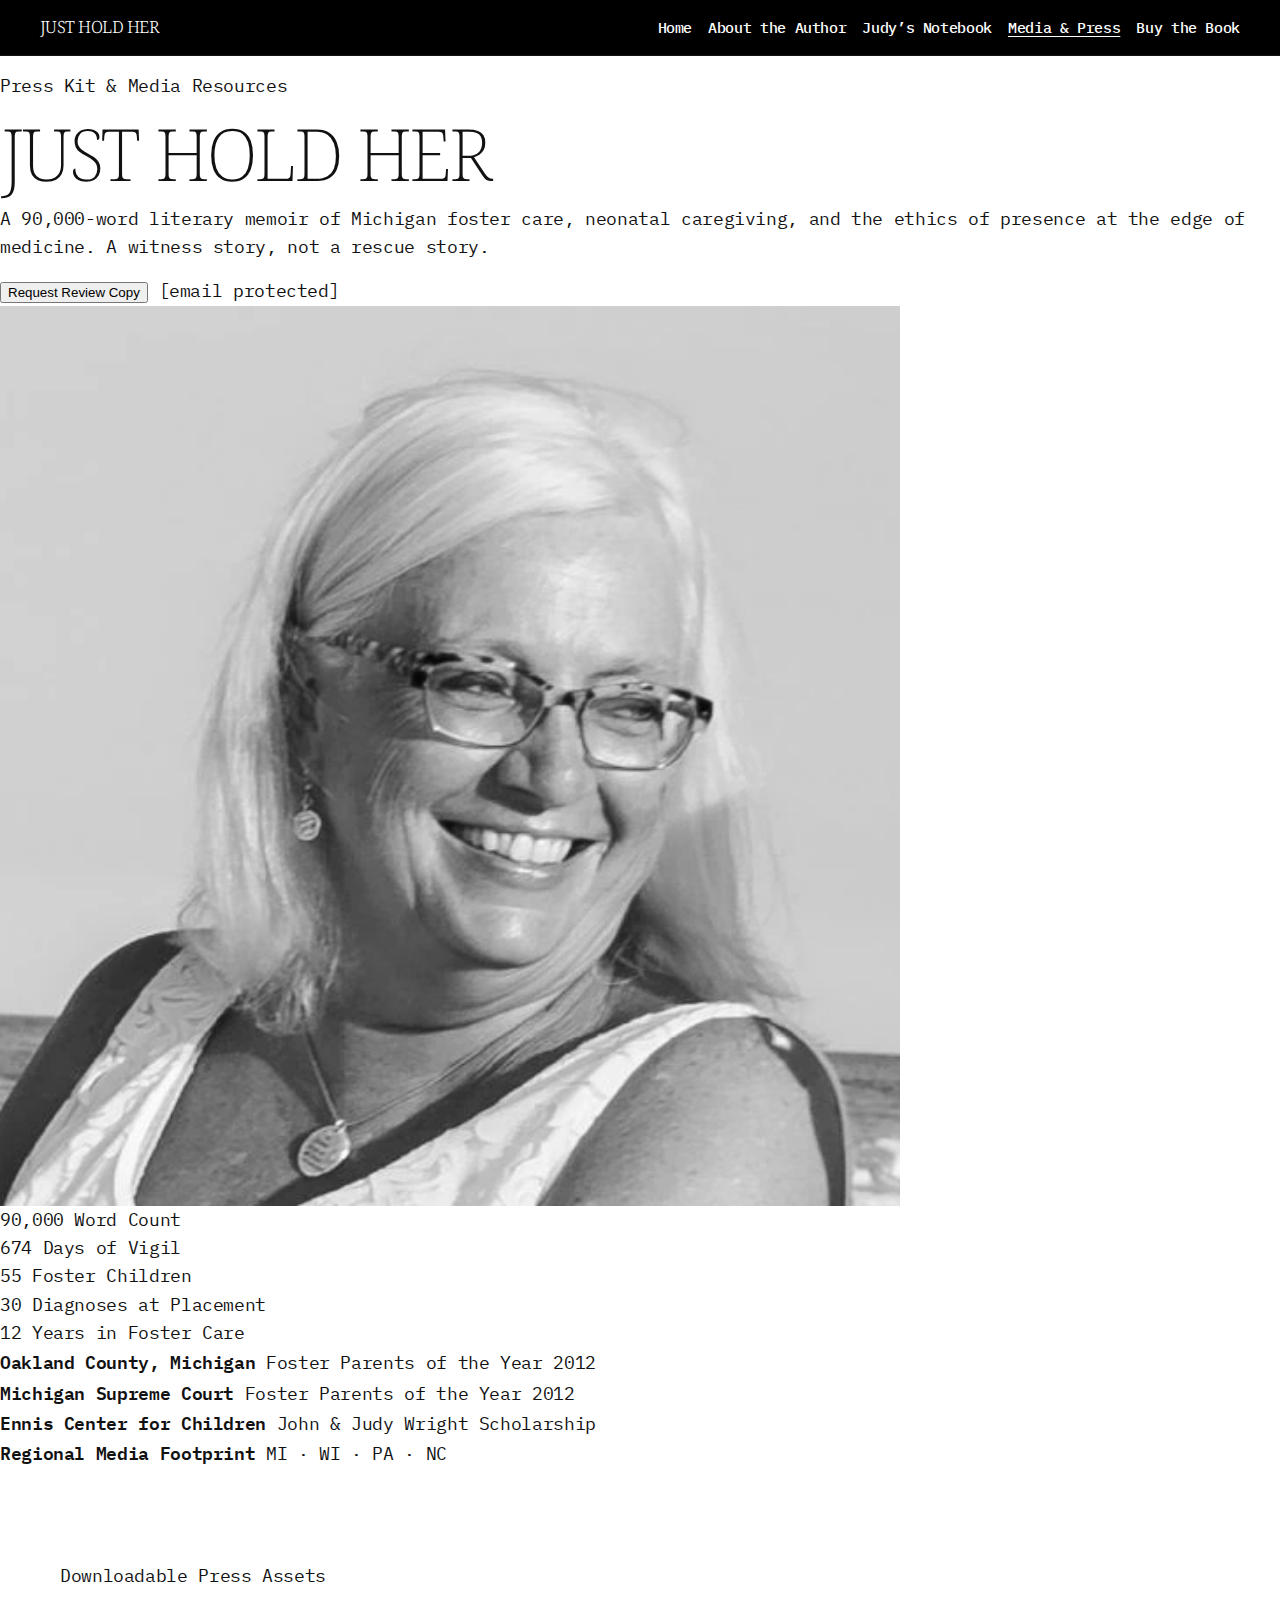
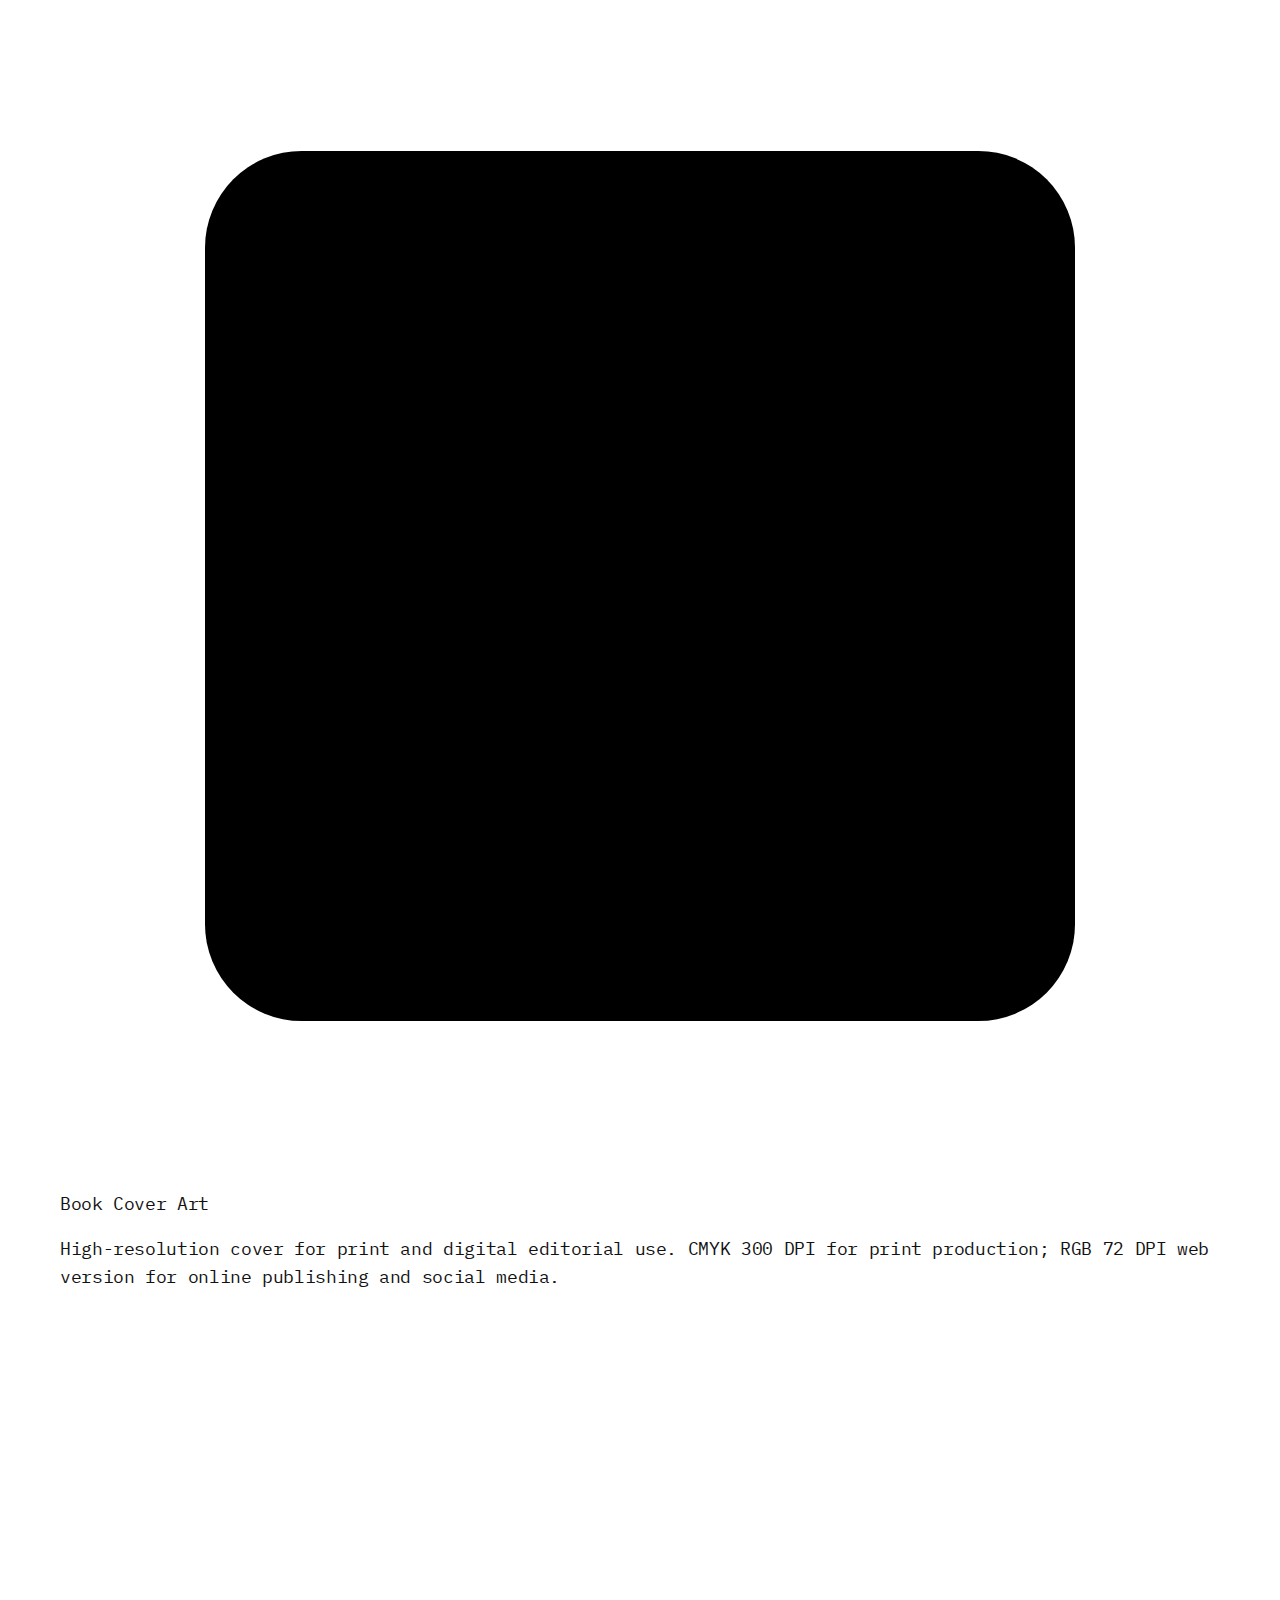
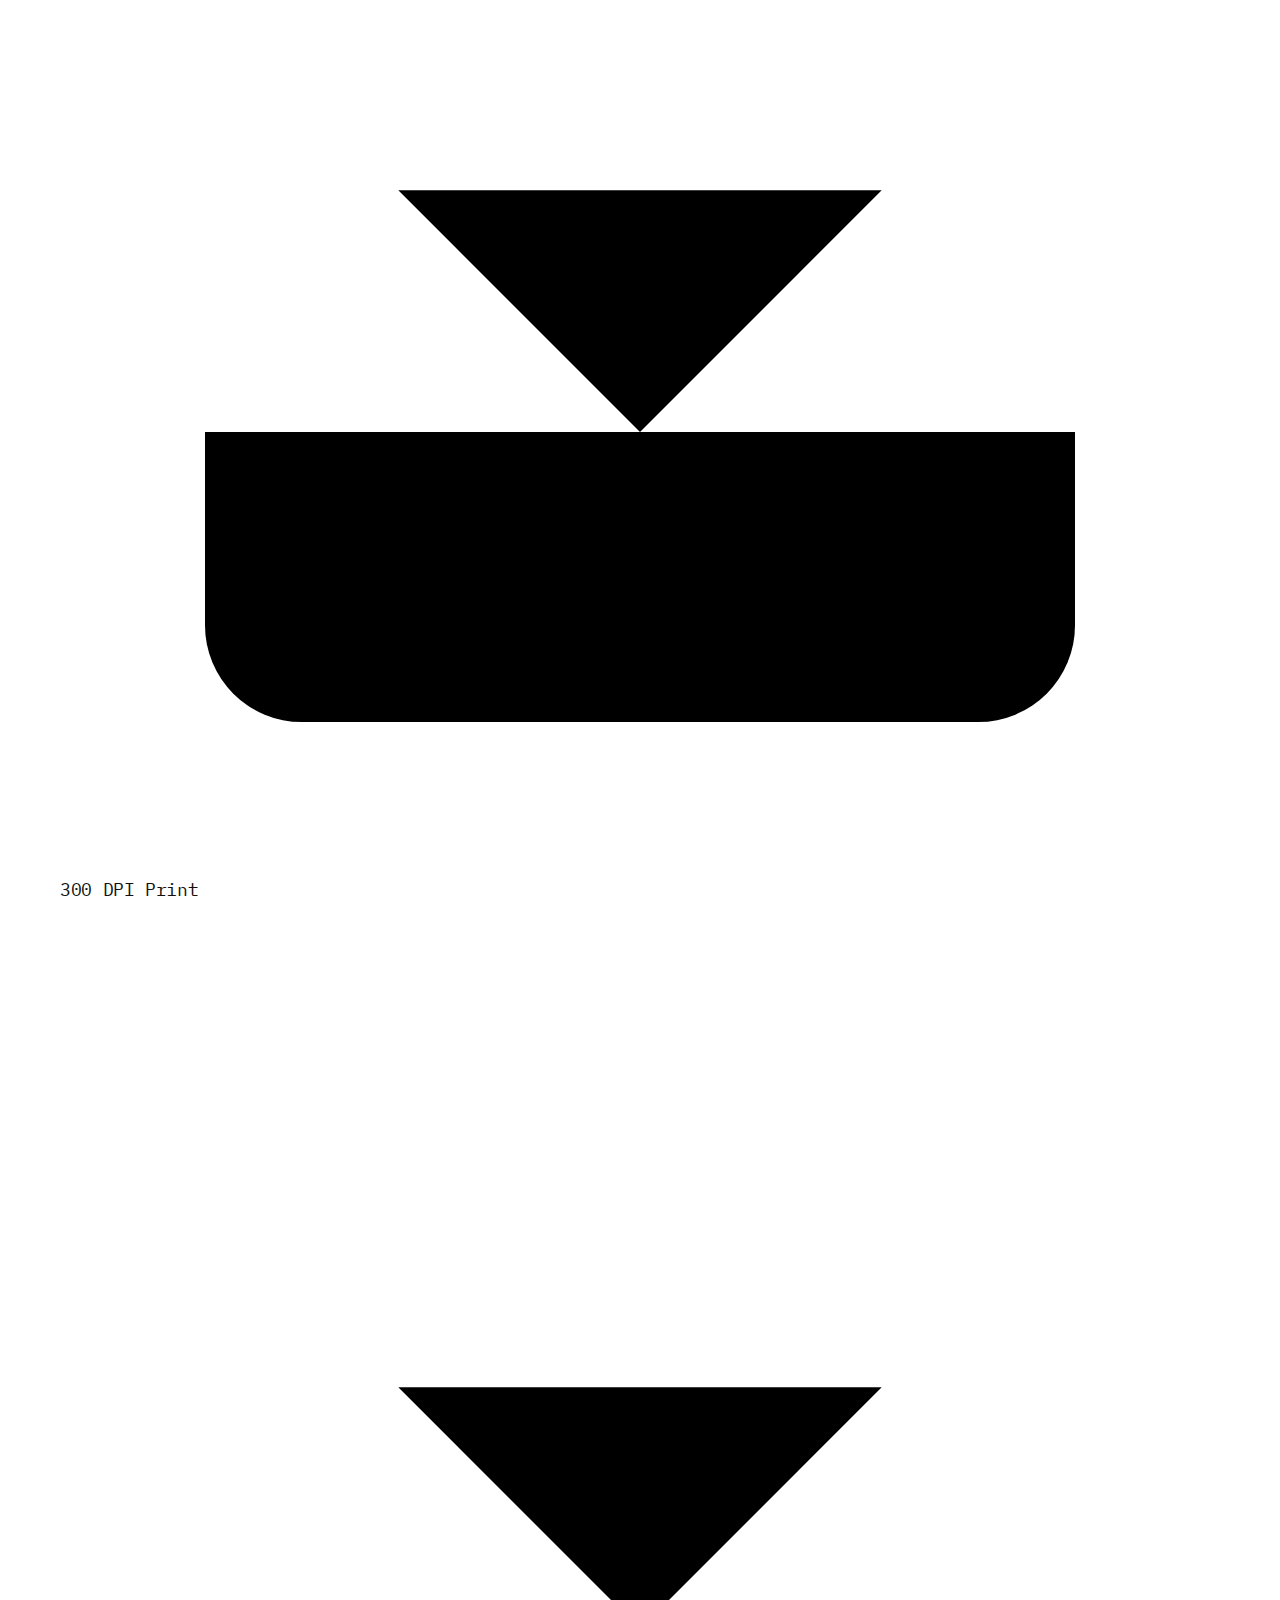
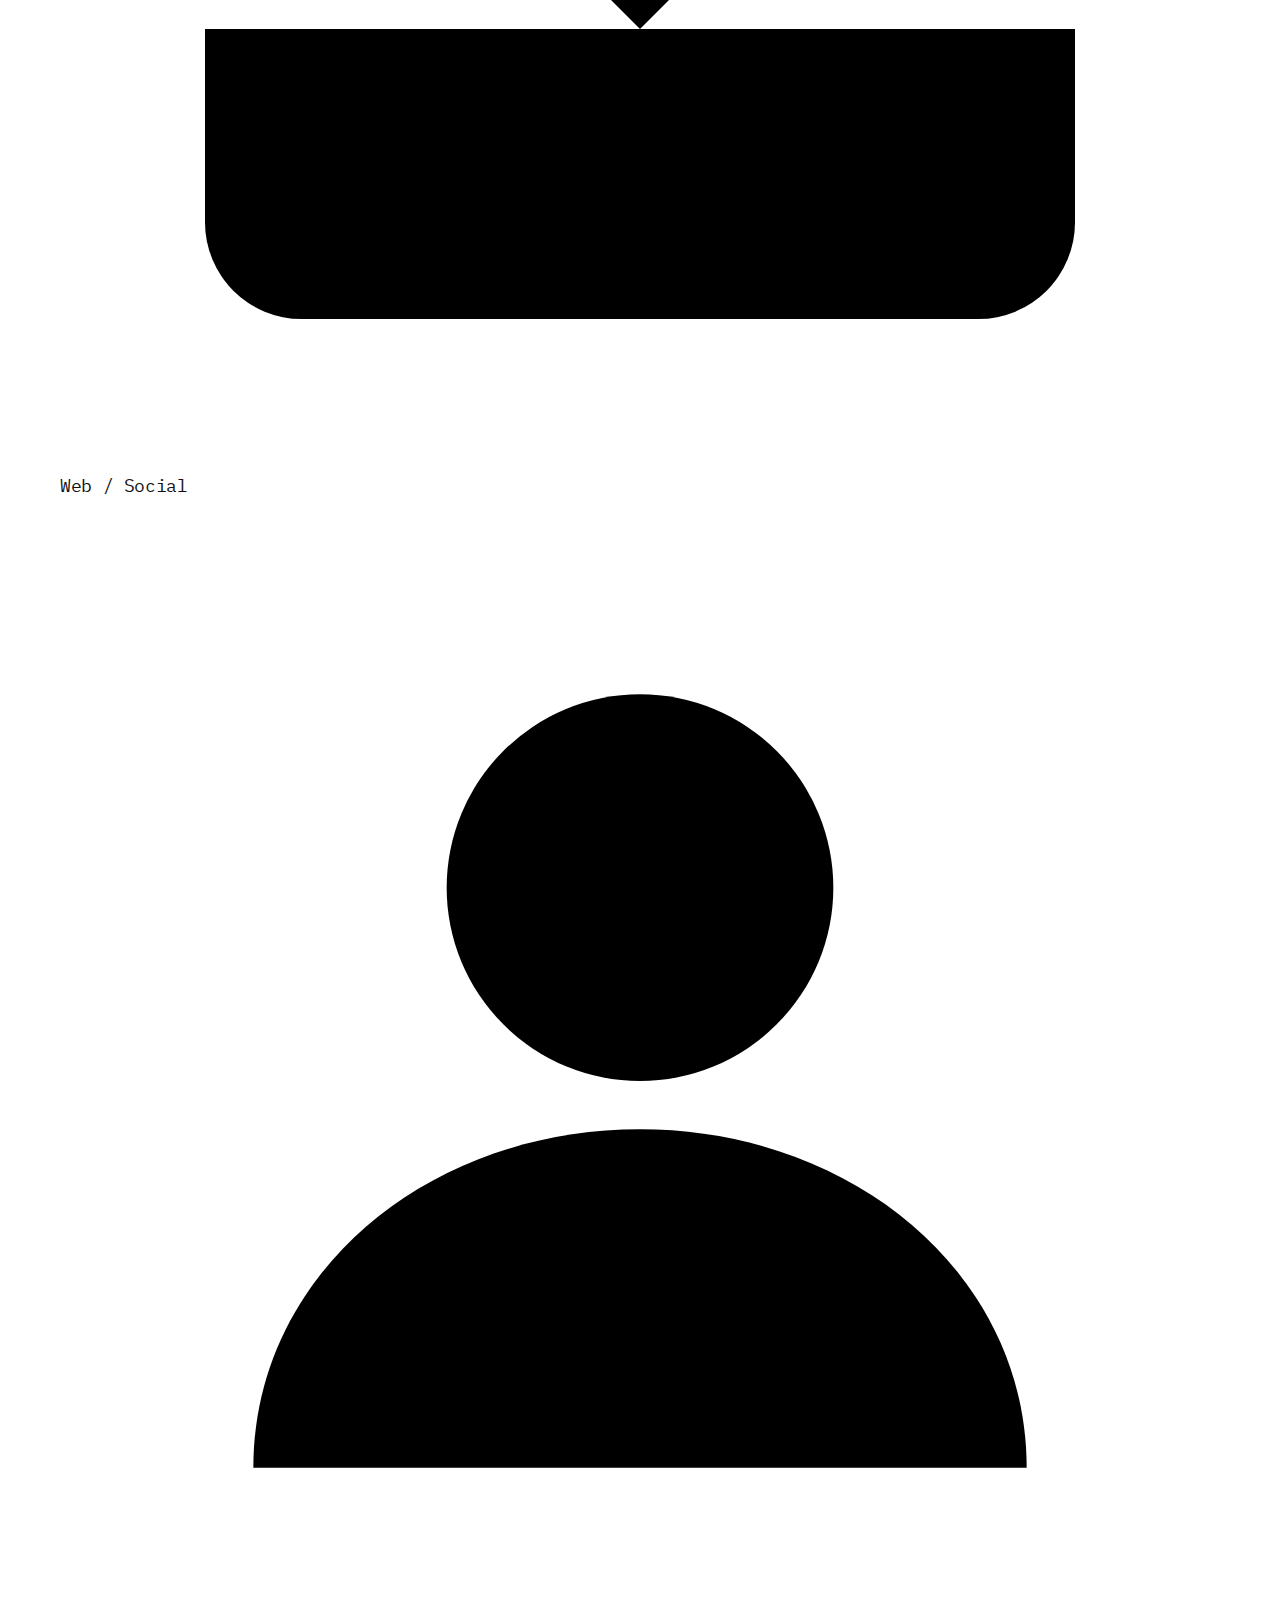
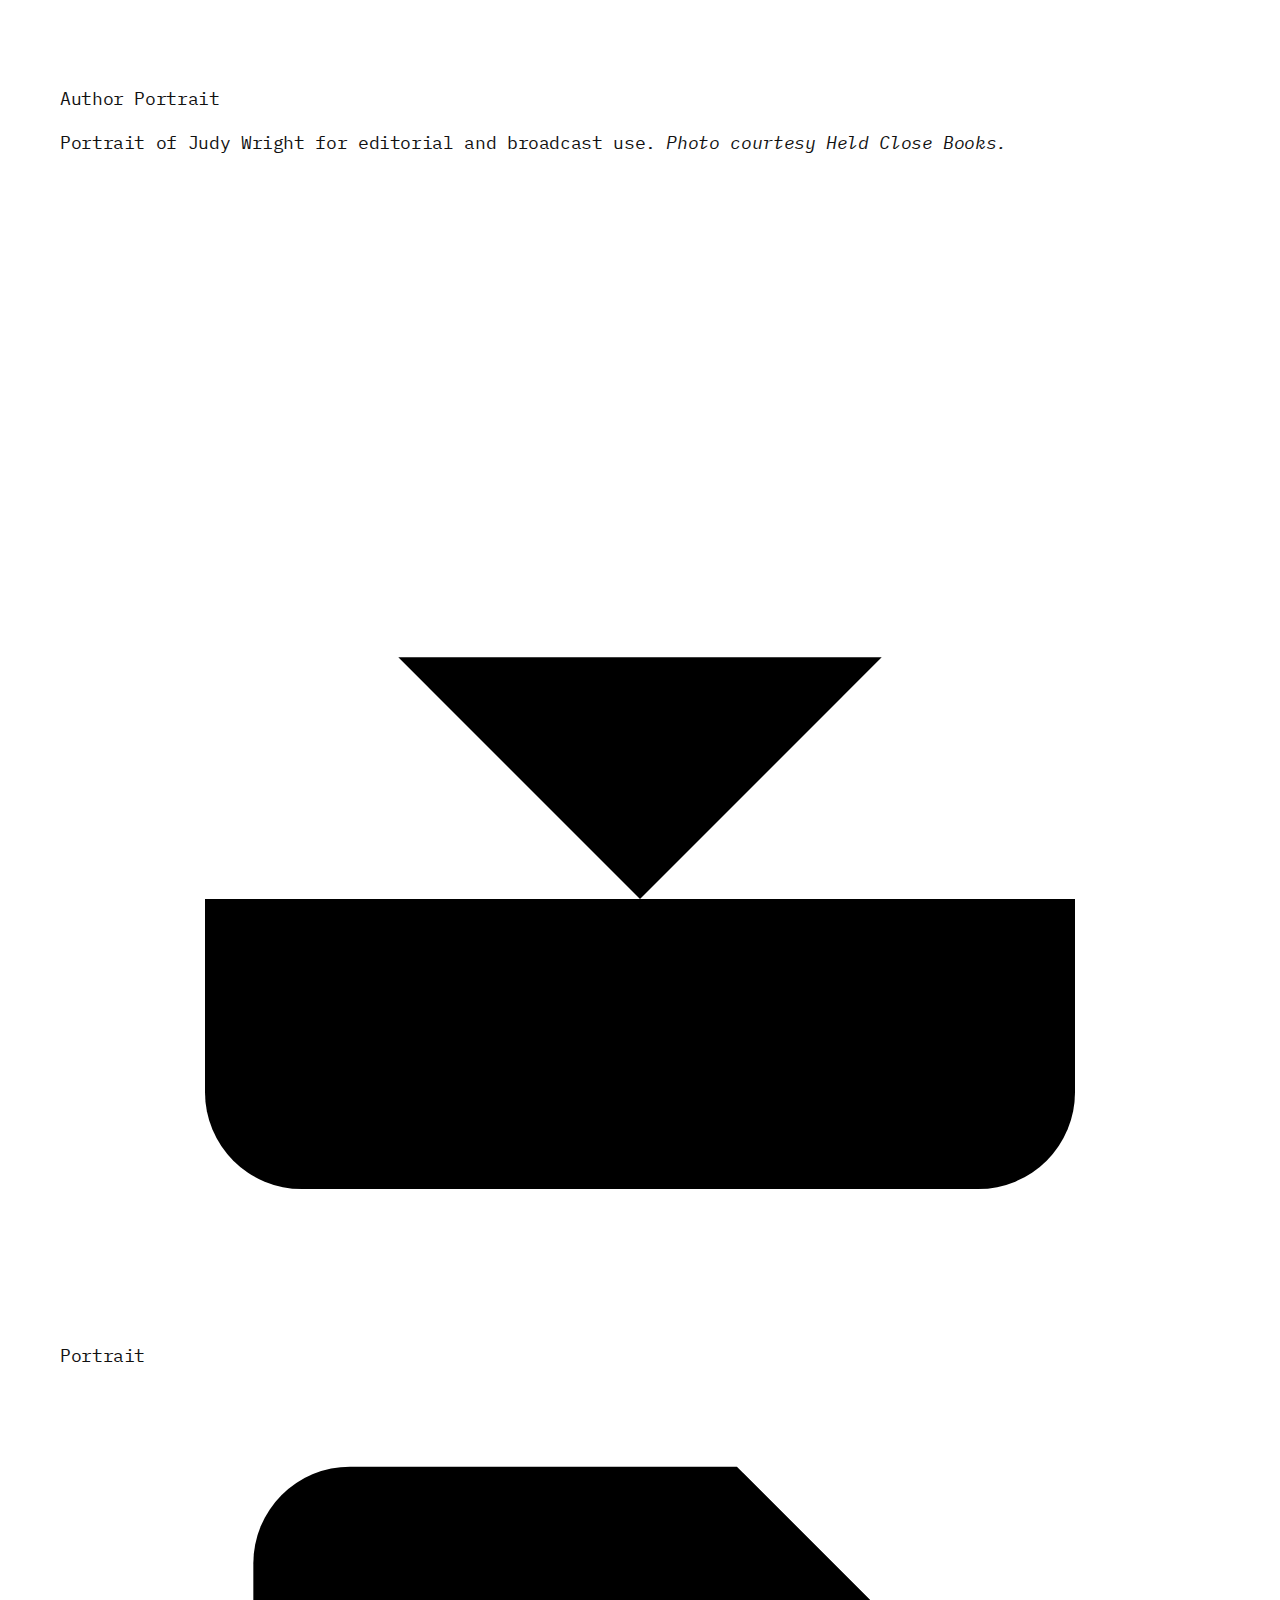
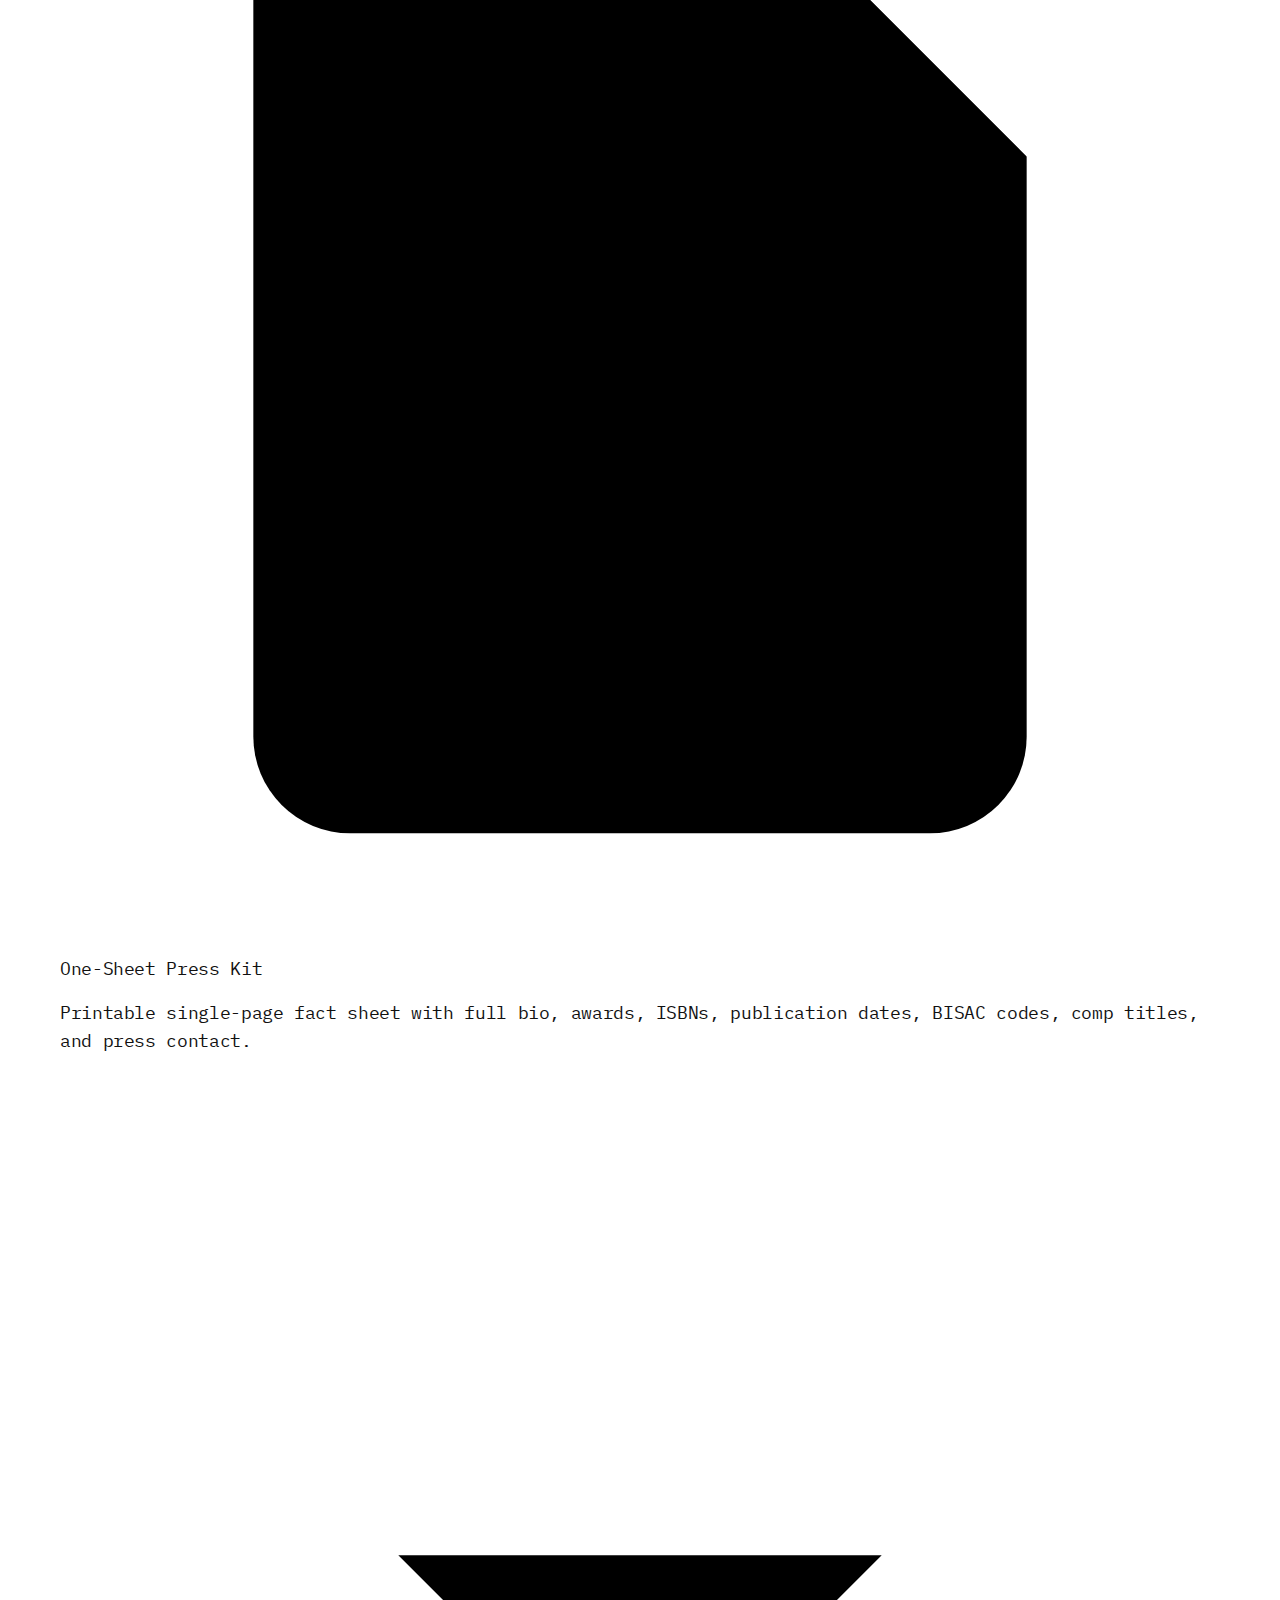
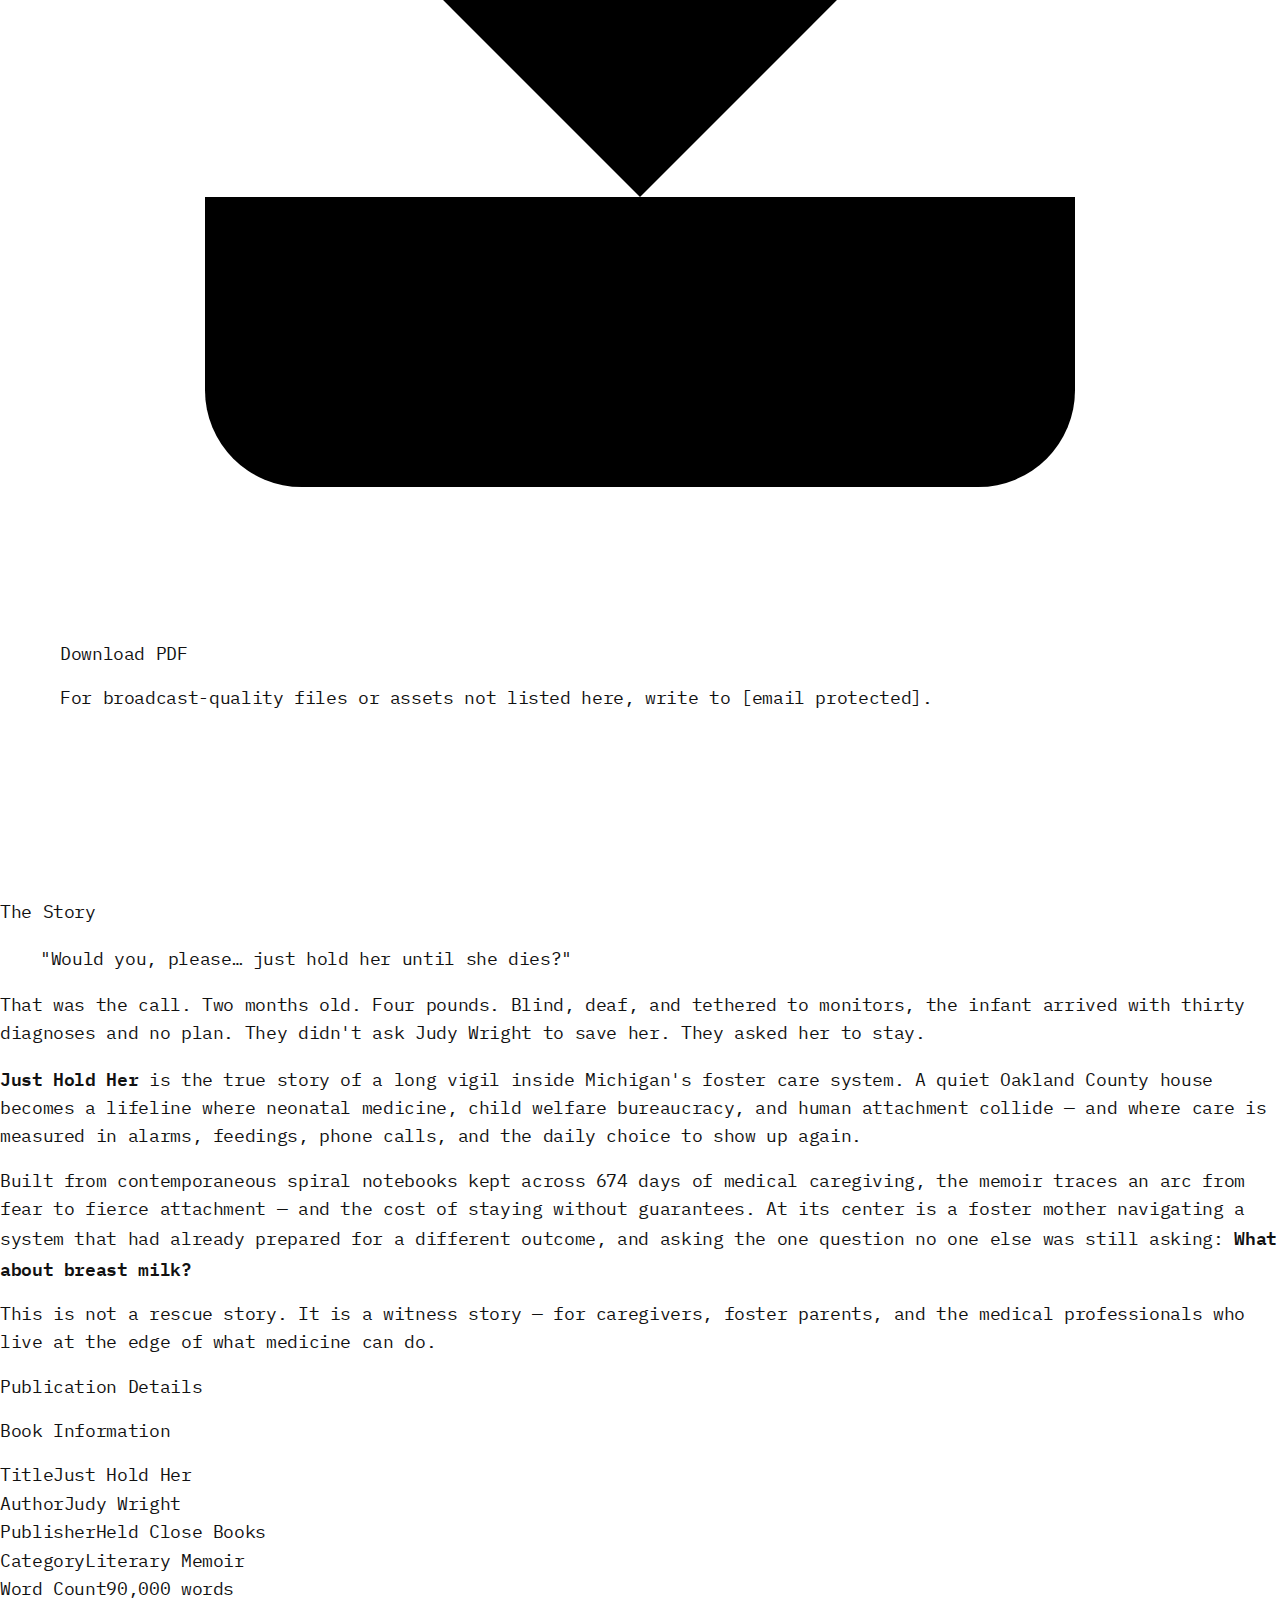
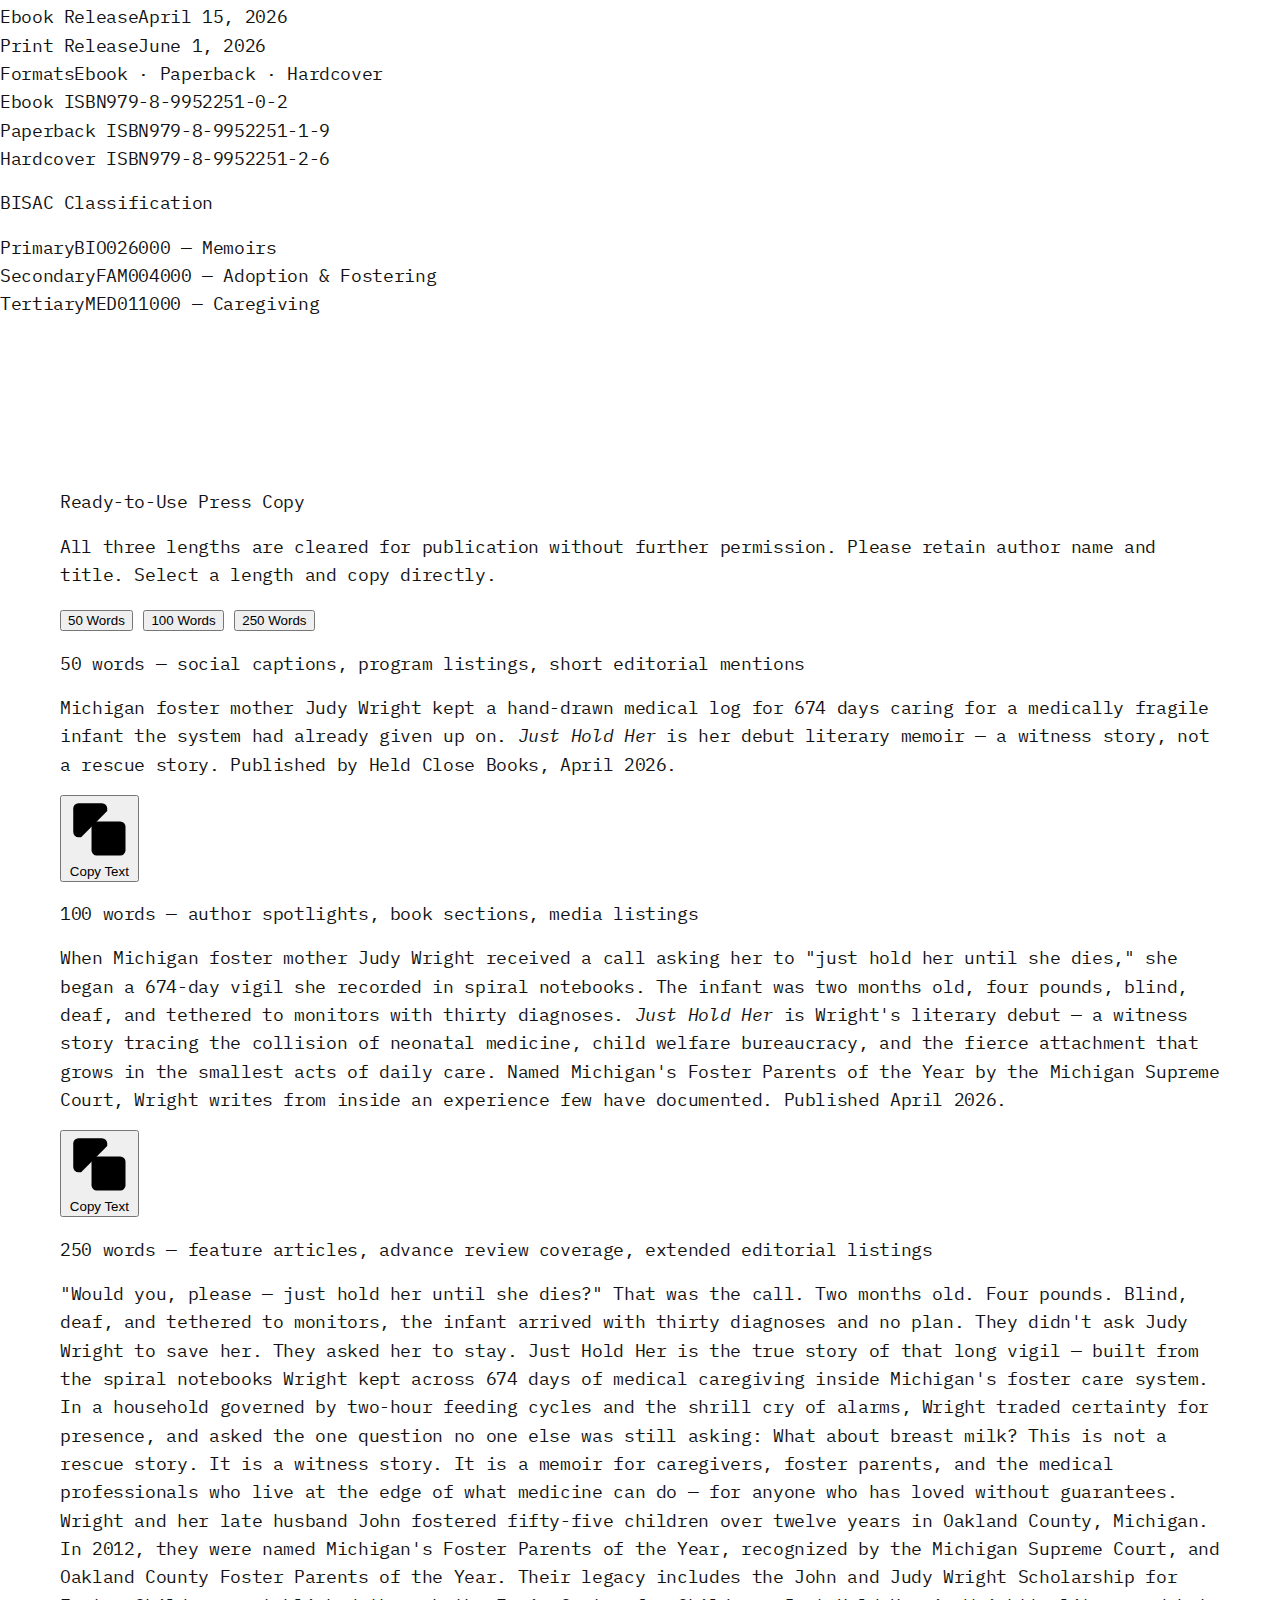
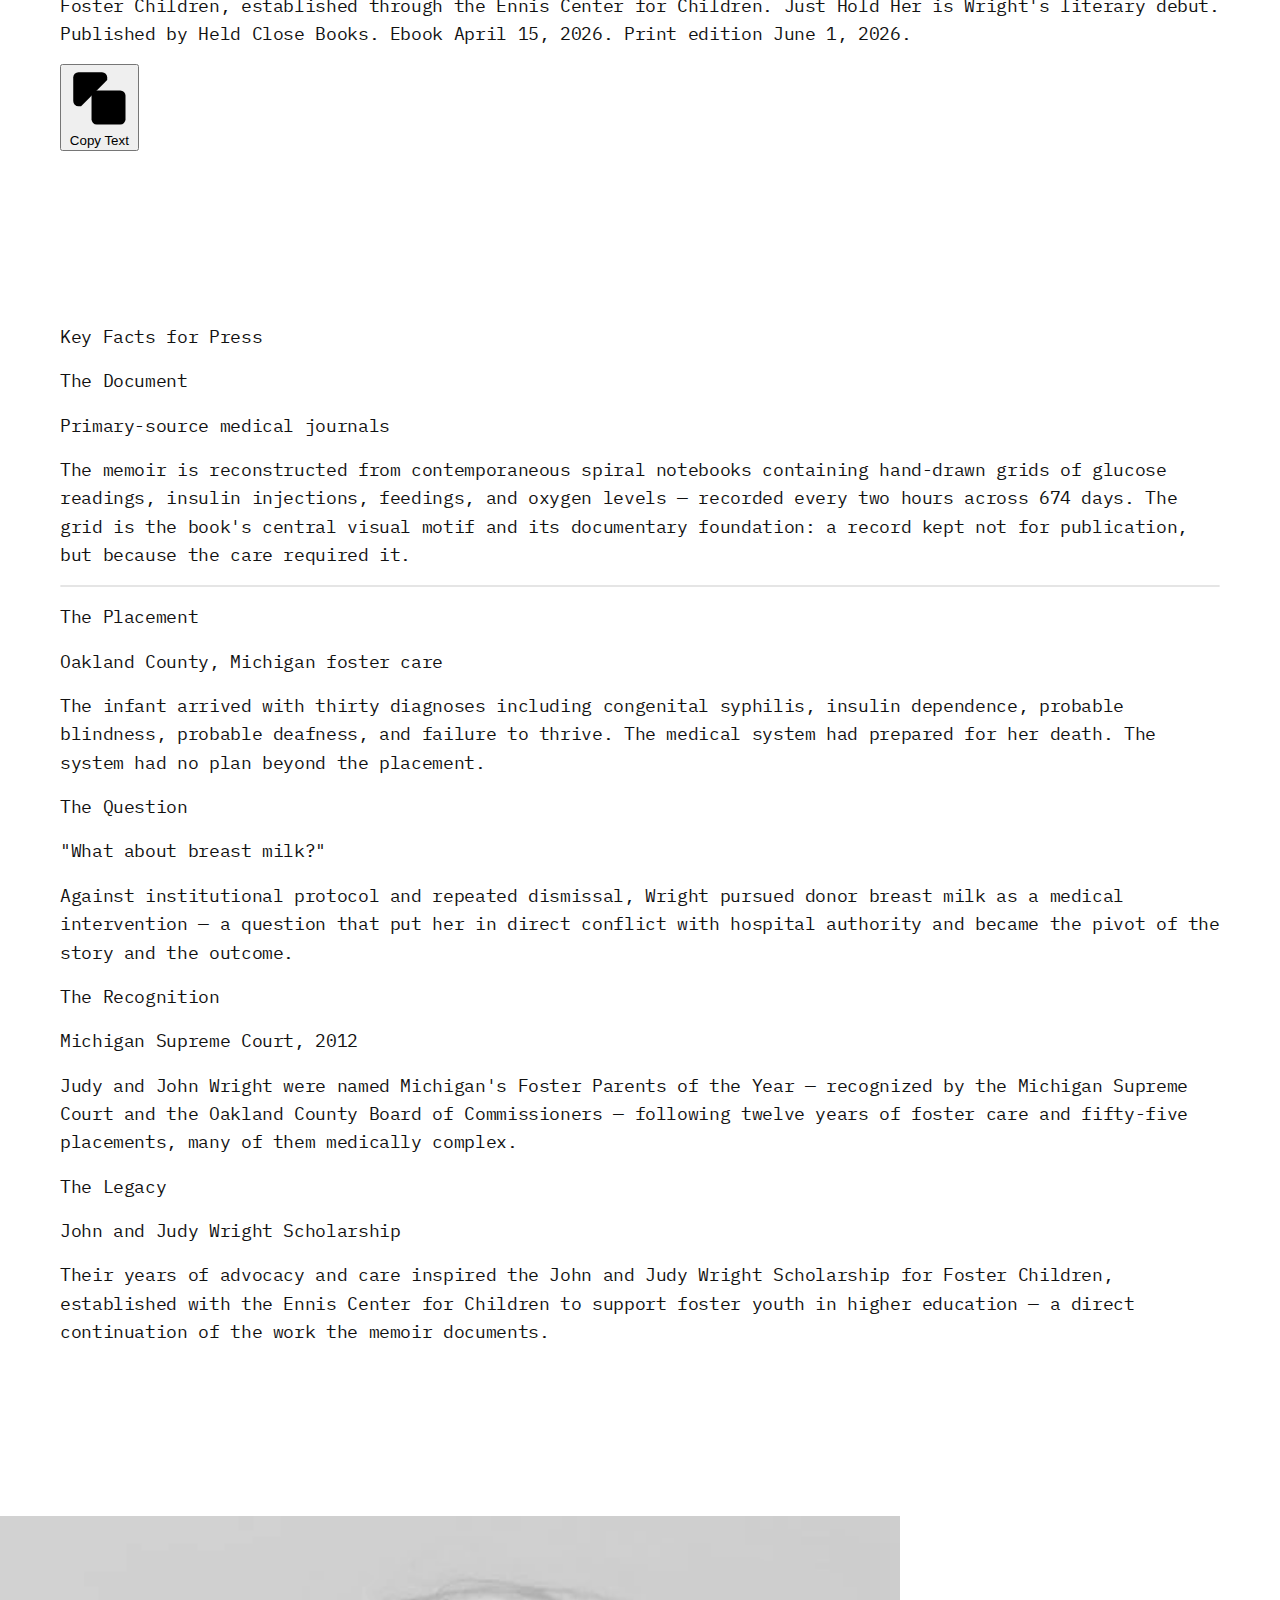
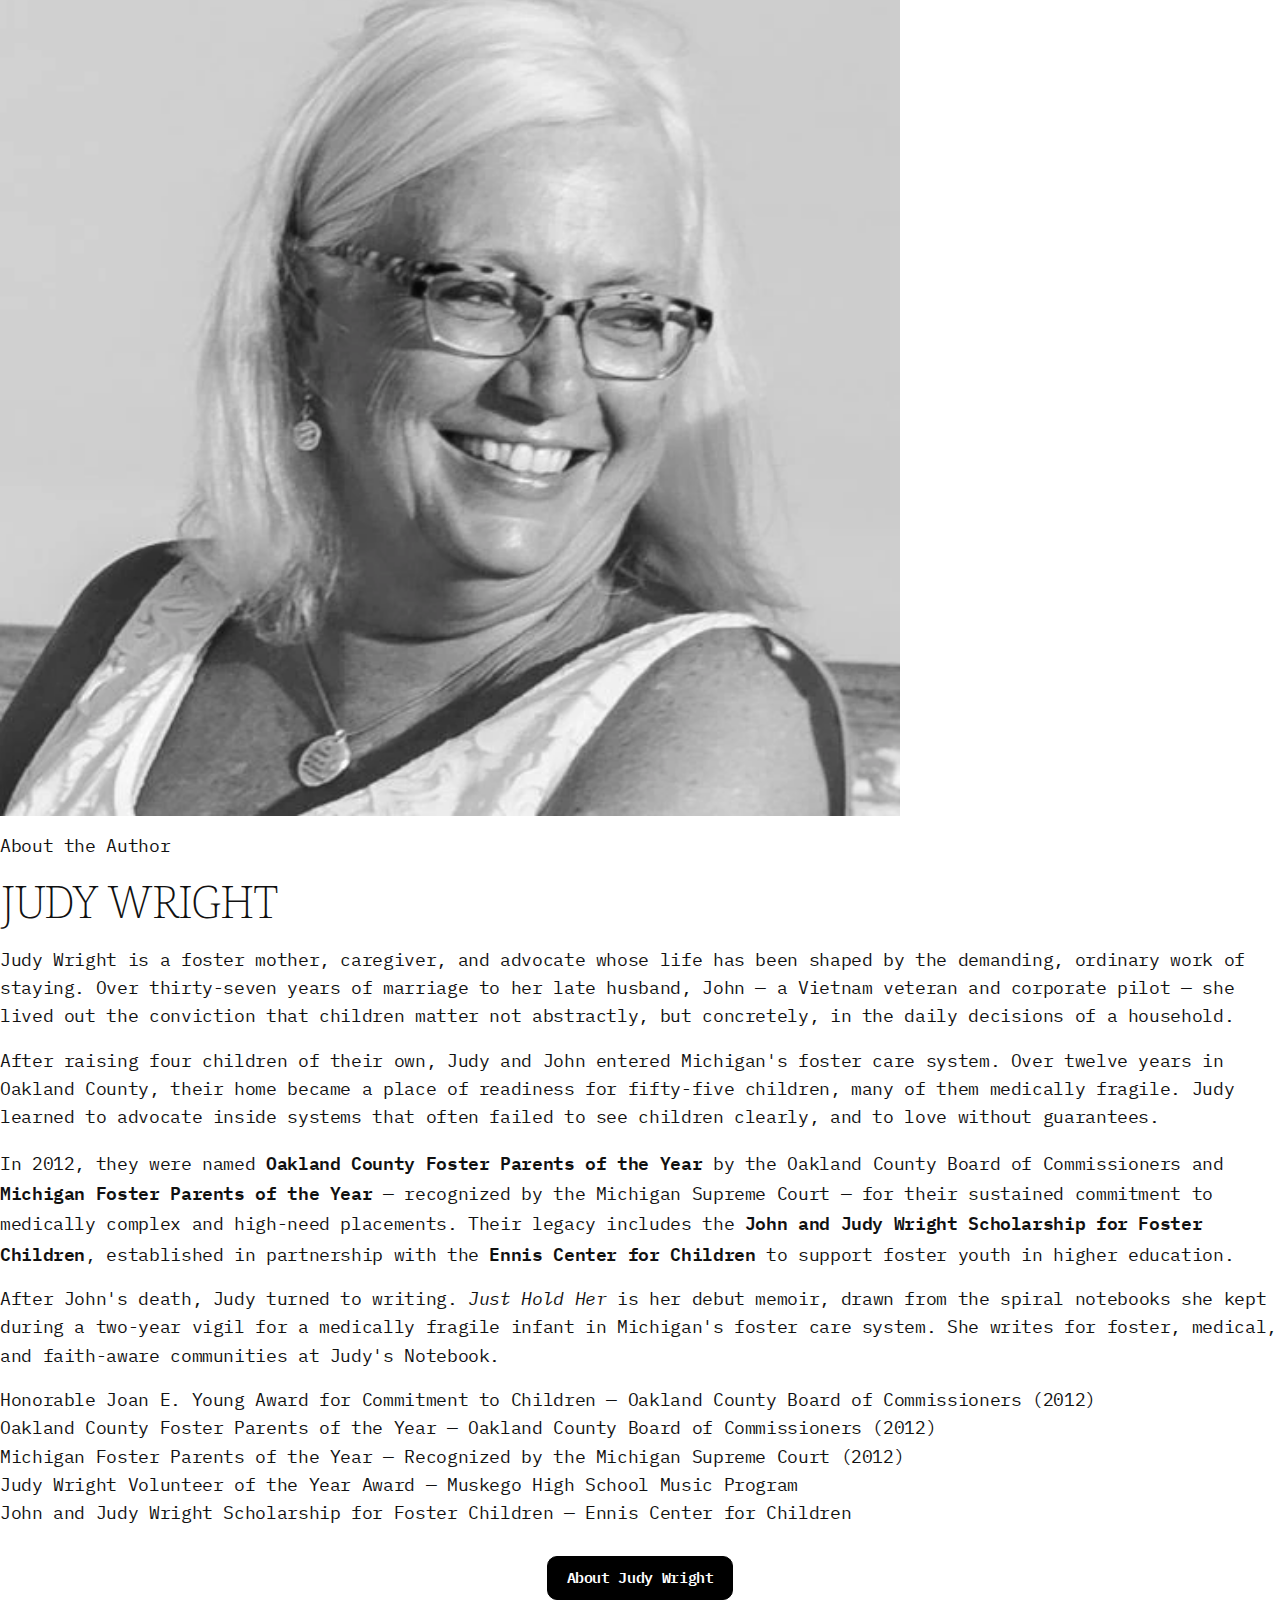
<file: media.html>
<!DOCTYPE html>
<html lang="en">
<head>
  <meta charset="utf-8" />
  <meta name="viewport" content="width=device-width, initial-scale=1" />

  <title>Media Kit & Press | Just Hold Her — Judy Wright | Michigan Foster Care Memoir</title>
  <meta name="description" content="Press kit for Just Hold Her by Judy Wright — an 90,000-word Michigan neonatal caregiving memoir and literary debut from a Michigan Supreme Court–recognized foster mother. Download assets, read press copy, and request a media review copy.">
  <meta name="keywords" content="Just Hold Her press kit, Judy Wright memoir, Michigan foster care memoir, neonatal caregiving memoir, medically fragile infant memoir, medical vigil book, foster care literary memoir, Michigan Supreme Court foster parents of the year">
  <meta name="robots" content="index,follow,max-image-preview:large,max-snippet:-1">
  <meta name="author" content="Judy Wright">
  <meta name="theme-color" content="#000000">
  <link rel="canonical" href="https://justholdher.com/media">

  <meta property="og:title" content="Media Kit & Press — Just Hold Her by Judy Wright">
  <meta property="og:description" content="Press materials, downloadable assets, press copy, and literary representation contact for Just Hold Her — a Michigan neonatal caregiving memoir by Judy Wright.">
  <meta property="og:type" content="website">
  <meta property="og:site_name" content="Just Hold Her">
  <meta property="og:url" content="https://justholdher.com/media">
  <meta property="og:image" content="https://justholdher.com/assets/just-hold-her-judy-wright-ebook-cover.jpeg">

  <meta name="twitter:card" content="summary_large_image">
  <meta name="twitter:title" content="Media Kit — Just Hold Her by Judy Wright">
  <meta name="twitter:description" content="Press kit, downloadable assets, and inquiry contact for Just Hold Her — a Michigan foster care and neonatal caregiving memoir.">
  <meta name="twitter:image" content="https://justholdher.com/assets/just-hold-her-judy-wright-ebook-cover.jpeg">

  <link rel="icon" href="assets/favicon.ico" type="image/x-icon">
  <link rel="preconnect" href="https://fonts.googleapis.com">
  <link rel="preconnect" href="https://fonts.gstatic.com" crossorigin>
  <link href="https://fonts.googleapis.com/css2?family=IBM+Plex+Mono:wght@400;500&family=Noto+Serif:wght@200;300;400&display=swap" rel="stylesheet">
  <link rel="stylesheet" href="styles.css">
  <link rel="stylesheet" href="media-print.css">

  <!-- Structured Data -->
  <script type="application/ld+json">
  {
    "@context": "https://schema.org",
    "@graph": [
      {
        "@type": "WebPage",
        "@id": "https://justholdher.com/media",
        "url": "https://justholdher.com/media",
        "name": "Media Kit & Press — Just Hold Her by Judy Wright",
        "description": "Press kit, downloadable assets, author biography, book synopsis, ISBN data, and literary representation contact for Just Hold Her — an 90,000-word Michigan neonatal caregiving memoir by Judy Wright.",
        "inLanguage": "en-US",
        "isPartOf": { "@id": "https://justholdher.com/" },
        "about": { "@id": "#book" },
        "breadcrumb": {
          "@type": "BreadcrumbList",
          "itemListElement": [
            { "@type": "ListItem", "position": 1, "name": "Home", "item": "https://justholdher.com/" },
            { "@type": "ListItem", "position": 2, "name": "Media", "item": "https://justholdher.com/media" }
          ]
        }
      },
      {
        "@type": "Book",
        "@id": "#book",
        "name": "Just Hold Her",
        "alternateName": "Just Hold Her: A Foster Mother's Memoir of Medicine, Caregiving, and the Long Nights Between",
        "author": { "@id": "#author" },
        "publisher": {
          "@type": "Organization",
          "name": "Held Close Books",
          "url": "https://heldclosebooks.com"
        },
        "numberOfPages": 340,
        "inLanguage": "en-US",
        "genre": ["Literary Memoir", "Michigan Foster Care", "Neonatal Caregiving Memoir", "Medical Vigil", "Medically Fragile Infant"],
        "about": ["Foster care in Oakland County Michigan", "Medically fragile infant neonatal care", "Caregiver ethics and presence", "Child welfare bureaucracy", "Donor breast milk advocacy"],
        "description": "An 90,000-word literary memoir built from contemporaneous notebooks kept across a 674-day medical vigil for a medically fragile infant inside Michigan's foster care system. A witness story, not a rescue story.",
        "image": "https://justholdher.com/assets/just-hold-her-judy-wright-ebook-cover.jpeg",
        "datePublished": "2026-04-15",
        "isbn": ["979-8-9952251-0-2", "979-8-9952251-1-9", "979-8-9952251-2-6"]
      },
      {
        "@type": "Person",
        "@id": "#author",
        "name": "Judy Wright",
        "url": "https://justholdher.com/about-author-judy-wright.html",
        "jobTitle": "Author, Foster Parent, Caregiver Advocate",
        "description": "Judy Wright is a Michigan foster mother and caregiver who fostered fifty-five children over twelve years in Oakland County. Named Michigan Foster Parents of the Year by the Michigan Supreme Court, 2012.",
        "award": [
          "Oakland County Foster Parents of the Year — Oakland County Board of Commissioners (2012)",
          "Michigan Foster Parents of the Year — Michigan Supreme Court (2012)",
          "Judy Wright Volunteer of the Year Award — Muskego High School Music Program"
        ],
        "image": "https://justholdher.com/assets/cropped-mama-beach-bw-sq.jpg",
        "sameAs": ["https://substack.com/@judysnotebook"],
        "affiliation": {
          "@type": "Organization",
          "name": "Ennis Center for Children",
          "description": "Namesake of the John and Judy Wright Scholarship for Foster Children"
        }
      },
      {
        "@type": "ContactPage",
        "url": "https://justholdher.com/media",
        "name": "Media & Press Inquiries — Just Hold Her",
        "contactPoint": {
          "@type": "ContactPoint",
          "email": "inquiries@justholdher.com",
          "contactType": "Press, Media, and Literary Representation Inquiries"
        }
      }
    ]
  }
  </script>

  <!-- Google tag -->
  <script async src="https://www.googletagmanager.com/gtag/js?id=G-CCX49YFZRQ"></script>
  <script>
    window.dataLayer = window.dataLayer || [];
    function gtag(){ dataLayer.push(arguments); }
    gtag('js', new Date());
    gtag('config', 'G-CCX49YFZRQ');
  </script>
</head>

<body class="media-scope phase-preorder">
  <a class="skip" href="#main">Skip to content</a>

  <!-- ── TOP NAV ── -->
  <header class="topnav">
    <div class="wrap topnav-inner">
      <a href="index.html" class="brand">Just Hold Her</a>
      <button class="hamburger" aria-label="Toggle navigation" aria-expanded="false">
        <span></span><span></span><span></span>
      </button>
            <nav class="topnav-links" aria-label="Primary">
        <a href="index.html">Home</a>
        <a href="about-author-judy-wright.html">About the Author</a>
        <a href="notebook.html">Judy’s Notebook</a>
        <a href="media.html" aria-current="page">Media &amp; Press</a>
        <a href="buy.html" class="nav-buy-cta">Buy the Book</a>
      </nav>
    </div>
  </header>

  <main id="main">

    <!-- ══ HERO ══ -->
    <section class="media-hero" aria-labelledby="media-h1">
      <div class="media-hero-inner">
        <div>
          <p class="media-hero-kicker">Press Kit &amp; Media Resources</p>
          <h1 id="media-h1">Just Hold Her</h1>
          <p class="media-hero-deck">A 90,000-word literary memoir of Michigan foster care, neonatal caregiving, and the ethics of presence at the edge of medicine. A witness story, not a rescue story.</p>
          <div class="media-hero-actions">
            <button type="button" class="btn-ghost-white" onclick="openReviewModal()">Request Review Copy</button>
            <a href="/cdn-cgi/l/email-protection#562624332525163e333a32353a3925333439393d257835393b" class="media-contact-hero"><span class="__cf_email__" data-cfemail="423230273131022a272e26212e2d3127202d2d29316c212d2f">[email&#160;protected]</span></a>
          </div>
        </div>
        <div class="media-hero-portrait">
          <figure>
            <picture>
              <source srcset="assets/cropped-mama-beach-bw-sq.jpg.webp" type="image/webp">
              <img src="assets/cropped-mama-beach-bw-sq.jpg"
                   alt="Judy Wright, author of Just Hold Her — Michigan foster mother and debut memoirist."
                   loading="eager" decoding="async" width="900" height="900">
            </picture>
            <figcaption>Judy Wright — Author</figcaption>
          </figure>
        </div>
      </div>
    </section>

    <!-- ══ STATS BAND ══ -->
    <div class="media-award-band" role="complementary" aria-label="Book at a glance">
      <div class="media-award-band-inner">
        <div class="glance-band-item">
          <span class="glance-band-value">90,000</span>
          <span class="glance-band-label">Word Count</span>
        </div>
        <div class="glance-band-sep"></div>
        <div class="glance-band-item">
          <span class="glance-band-value">674</span>
          <span class="glance-band-label">Days of Vigil</span>
        </div>
        <div class="glance-band-sep"></div>
        <div class="glance-band-item">
          <span class="glance-band-value">55</span>
          <span class="glance-band-label">Foster Children</span>
        </div>
        <div class="glance-band-sep"></div>
        <div class="glance-band-item">
          <span class="glance-band-value">30</span>
          <span class="glance-band-label">Diagnoses at Placement</span>
        </div>
        <div class="glance-band-sep"></div>
        <div class="glance-band-item">
          <span class="glance-band-value">12</span>
          <span class="glance-band-label">Years in Foster Care</span>
        </div>
      </div>
    </div>

    <!-- ══ AT A GLANCE ══ -->
    <section class="media-glance" aria-label="Regional &amp; institutional context">
      <div class="media-glance-inner">
        <div class="glance-regional">
          <div class="glance-regional-item">
            <strong>Oakland County, Michigan</strong>
            Foster Parents of the Year 2012
          </div>
          <div class="glance-regional-item">
            <strong>Michigan Supreme Court</strong>
            Foster Parents of the Year 2012
          </div>
          <div class="glance-regional-item">
            <strong>Ennis Center for Children</strong>
            John &amp; Judy Wright Scholarship
          </div>
          <div class="glance-regional-item">
            <strong>Regional Media Footprint</strong>
            MI · WI · PA · NC
          </div>
        </div>
      </div>
    </section>

    <!-- ══ DOWNLOADABLE ASSETS ══ -->
    <section class="section media-assets" aria-labelledby="assets-title">
      <div class="wrap">
        <p class="media-section-label" id="assets-title">Downloadable Press Assets</p>
        <div class="media-assets-grid">

          <div class="asset-card">
            <div class="asset-icon">
              <svg viewBox="0 0 24 24"><rect x="3" y="3" width="18" height="18" rx="2"/><path d="M3 9h18M9 21V9"/></svg>
            </div>
            <p class="asset-title">Book Cover Art</p>
            <p class="asset-desc">High-resolution cover for print and digital editorial use. CMYK 300 DPI for print production; RGB 72 DPI web version for online publishing and social media.</p>
            <div class="asset-links">
              <a href="assets/judy-wright-headshot/judy-wright-headshot-3-A-1200x1200-300dpi.jpeg" download class="asset-link">
                <svg viewBox="0 0 24 24"><path d="M21 15v4a2 2 0 0 1-2 2H5a2 2 0 0 1-2-2v-4"/><polyline points="7 10 12 15 17 10"/><line x1="12" y1="15" x2="12" y2="3"/></svg>
                300 DPI Print
              </a>
              <a href="assets/just-hold-her-judy-wright-ebook-cover.jpeg" download class="asset-link">
                <svg viewBox="0 0 24 24"><path d="M21 15v4a2 2 0 0 1-2 2H5a2 2 0 0 1-2-2v-4"/><polyline points="7 10 12 15 17 10"/><line x1="12" y1="15" x2="12" y2="3"/></svg>
                Web / Social
              </a>
            </div>
          </div>

          <div class="asset-card">
            <div class="asset-icon">
              <svg viewBox="0 0 24 24"><circle cx="12" cy="8" r="4"/><path d="M4 20c0-4 3.6-7 8-7s8 3 8 7"/></svg>
            </div>
            <p class="asset-title">Author Portrait</p>
            <p class="asset-desc">Portrait of Judy Wright for editorial and broadcast use. <em>Photo courtesy Held Close Books.</em></p>
            <div class="asset-links">
              <a href="assets/judy-wright-headshot/judy-wright-headshot-3-A-1200x1200-300dpi.jpeg" download class="asset-link">
                <svg viewBox="0 0 24 24"><path d="M21 15v4a2 2 0 0 1-2 2H5a2 2 0 0 1-2-2v-4"/><polyline points="7 10 12 15 17 10"/><line x1="12" y1="15" x2="12" y2="3"/></svg>
                Portrait
              </a>
            </div>
          </div>

          <div class="asset-card">
            <div class="asset-icon">
              <svg viewBox="0 0 24 24"><path d="M14 2H6a2 2 0 0 0-2 2v16a2 2 0 0 0 2 2h12a2 2 0 0 0 2-2V8z"/><polyline points="14 2 14 8 20 8"/><line x1="16" y1="13" x2="8" y2="13"/><line x1="16" y1="17" x2="8" y2="17"/></svg>
            </div>
            <p class="asset-title">One-Sheet Press Kit</p>
            <p class="asset-desc">Printable single-page fact sheet with full bio, awards, ISBNs, publication dates, BISAC codes, comp titles, and press contact.</p>
            <div class="asset-links">
              <a href="assets/just-hold-her-press-one-sheet.pdf" download class="asset-link">
                <svg viewBox="0 0 24 24"><path d="M21 15v4a2 2 0 0 1-2 2H5a2 2 0 0 1-2-2v-4"/><polyline points="7 10 12 15 17 10"/><line x1="12" y1="15" x2="12" y2="3"/></svg>
                Download PDF
              </a>
            </div>
          </div>

        </div>
        <p class="asset-note">For broadcast-quality files or assets not listed here, write to <a href="/cdn-cgi/l/email-protection#1b6b697e68685b737e777f787774687e797474706835787476"><span class="__cf_email__" data-cfemail="6c1c1e091f1f2c040900080f00031f090e0303071f420f0301">[email&#160;protected]</span></a>.</p>
      </div>
    </section>

    <!-- ══ SYNOPSIS + PUB DETAILS ══ -->
    <section class="section media-synopsis" aria-labelledby="synopsis-title">
      <div class="media-synopsis-inner">
        <div>
          <p class="media-section-label" id="synopsis-title">The Story</p>
          <blockquote class="synopsis-pull">"Would you, please… just hold her until she dies?"</blockquote>
          <div class="synopsis-body">
            <p>That was the call. Two months old. Four pounds. Blind, deaf, and tethered to monitors, the infant arrived with thirty diagnoses and no plan. They didn't ask Judy Wright to save her. They asked her to stay.</p>
            <p><strong>Just Hold Her</strong> is the true story of a long vigil inside Michigan's foster care system. A quiet Oakland County house becomes a lifeline where neonatal medicine, child welfare bureaucracy, and human attachment collide — and where care is measured in alarms, feedings, phone calls, and the daily choice to show up again.</p>
            <p>Built from contemporaneous spiral notebooks kept across 674 days of medical caregiving, the memoir traces an arc from fear to fierce attachment — and the cost of staying without guarantees. At its center is a foster mother navigating a system that had already prepared for a different outcome, and asking the one question no one else was still asking: <strong>What about breast milk?</strong></p>
            <p>This is not a rescue story. It is a witness story — for caregivers, foster parents, and the medical professionals who live at the edge of what medicine can do.</p>
          </div>
        </div>
        <div>
          <p class="media-section-label">Publication Details</p>
          <div class="pub-card">
            <p class="pub-card-kicker">Book Information</p>
            <div class="pub-stat"><span class="pub-stat-label">Title</span><span class="pub-stat-value">Just Hold Her</span></div>
            <div class="pub-stat"><span class="pub-stat-label">Author</span><span class="pub-stat-value">Judy Wright</span></div>
            <div class="pub-stat"><span class="pub-stat-label">Publisher</span><span class="pub-stat-value">Held Close Books</span></div>
            <div class="pub-stat"><span class="pub-stat-label">Category</span><span class="pub-stat-value">Literary Memoir</span></div>
            <div class="pub-stat"><span class="pub-stat-label">Word Count</span><span class="pub-stat-value">90,000 words</span></div>
            <div class="pub-stat"><span class="pub-stat-label">Ebook Release</span><span class="pub-stat-value">April 15, 2026</span></div>
            <div class="pub-stat"><span class="pub-stat-label">Print Release</span><span class="pub-stat-value">June 1, 2026</span></div>
            <div class="pub-stat"><span class="pub-stat-label">Formats</span><span class="pub-stat-value">Ebook · Paperback · Hardcover</span></div>
            <div class="pub-stat"><span class="pub-stat-label">Ebook ISBN</span><span class="pub-stat-value">979-8-9952251-0-2</span></div>
            <div class="pub-stat"><span class="pub-stat-label">Paperback ISBN</span><span class="pub-stat-value">979-8-9952251-1-9</span></div>
            <div class="pub-stat"><span class="pub-stat-label">Hardcover ISBN</span><span class="pub-stat-value">979-8-9952251-2-6</span></div>
          </div>
          <div class="pub-card" style="margin-top:0;">
            <p class="pub-card-kicker">BISAC Classification</p>
            <div class="pub-stat"><span class="pub-stat-label">Primary</span><span class="pub-stat-value">BIO026000 — Memoirs</span></div>
            <div class="pub-stat"><span class="pub-stat-label">Secondary</span><span class="pub-stat-value">FAM004000 — Adoption &amp; Fostering</span></div>
            <div class="pub-stat"><span class="pub-stat-label">Tertiary</span><span class="pub-stat-value">MED011000 — Caregiving</span></div>
          </div>
        </div>
      </div>
    </section>

    <!-- ══ PRESS COPY ══ -->
    <section class="section media-press-copy" aria-labelledby="press-copy-title">
      <div class="wrap">
        <p class="media-section-label" id="press-copy-title">Ready-to-Use Press Copy</p>
        <p class="press-copy-intro">All three lengths are cleared for publication without further permission. Please retain author name and title. Select a length and copy directly.</p>

        <div class="press-copy-tabs" role="tablist">
          <button class="press-tab-btn active" role="tab" aria-selected="true" data-target="tab-50">50 Words</button>
          <button class="press-tab-btn" role="tab" aria-selected="false" data-target="tab-100">100 Words</button>
          <button class="press-tab-btn" role="tab" aria-selected="false" data-target="tab-250">250 Words</button>
        </div>

        <div class="press-copy-panels">
          <div class="press-copy-panel active" id="tab-50" role="tabpanel">
            <p class="press-word-count">50 words — social captions, program listings, short editorial mentions</p>
            <p class="press-copy-text" id="copy-text-50">Michigan foster mother Judy Wright kept a hand-drawn medical log for 674 days caring for a medically fragile infant the system had already given up on. <em>Just Hold Her</em> is her debut literary memoir — a witness story, not a rescue story. Published by Held Close Books, April 2026.</p>
            <button class="copy-btn" onclick="copyPressText('copy-text-50', this)">
              <svg viewBox="0 0 24 24"><rect x="9" y="9" width="13" height="13" rx="2"/><path d="M5 15H4a2 2 0 0 1-2-2V4a2 2 0 0 1 2-2h9a2 2 0 0 1 2 2v1"/></svg>
              <span>Copy Text</span>
            </button>
          </div>

          <div class="press-copy-panel" id="tab-100" role="tabpanel">
            <p class="press-word-count">100 words — author spotlights, book sections, media listings</p>
            <p class="press-copy-text" id="copy-text-100">When Michigan foster mother Judy Wright received a call asking her to "just hold her until she dies," she began a 674-day vigil she recorded in spiral notebooks. The infant was two months old, four pounds, blind, deaf, and tethered to monitors with thirty diagnoses. <em>Just Hold Her</em> is Wright's literary debut — a witness story tracing the collision of neonatal medicine, child welfare bureaucracy, and the fierce attachment that grows in the smallest acts of daily care. Named Michigan's Foster Parents of the Year by the Michigan Supreme Court, Wright writes from inside an experience few have documented. Published April 2026.</p>
            <button class="copy-btn" onclick="copyPressText('copy-text-100', this)">
              <svg viewBox="0 0 24 24"><rect x="9" y="9" width="13" height="13" rx="2"/><path d="M5 15H4a2 2 0 0 1-2-2V4a2 2 0 0 1 2-2h9a2 2 0 0 1 2 2v1"/></svg>
              <span>Copy Text</span>
            </button>
          </div>

          <div class="press-copy-panel" id="tab-250" role="tabpanel">
            <p class="press-word-count">250 words — feature articles, advance review coverage, extended editorial listings</p>
            <p class="press-copy-text" id="copy-text-250">"Would you, please — just hold her until she dies?"

				That was the call. Two months old. Four pounds. Blind, deaf, and tethered to monitors, the infant arrived with thirty diagnoses and no plan. They didn't ask Judy Wright to save her. They asked her to stay.

				Just Hold Her is the true story of that long vigil — built from the spiral notebooks Wright kept across 674 days of medical caregiving inside Michigan's foster care system. In a household governed by two-hour feeding cycles and the shrill cry of alarms, Wright traded certainty for presence, and asked the one question no one else was still asking: What about breast milk?

				This is not a rescue story. It is a witness story. It is a memoir for caregivers, foster parents, and the medical professionals who live at the edge of what medicine can do — for anyone who has loved without guarantees.

				Wright and her late husband John fostered fifty-five children over twelve years in Oakland County, Michigan. In 2012, they were named Michigan's Foster Parents of the Year, recognized by the Michigan Supreme Court, and Oakland County Foster Parents of the Year. Their legacy includes the John and Judy Wright Scholarship for Foster Children, established through the Ennis Center for Children.

				Just Hold Her is Wright's literary debut. Published by Held Close Books. Ebook April 15, 2026. Print edition June 1, 2026.</p>
            <button class="copy-btn" onclick="copyPressText('copy-text-250', this)">
              <svg viewBox="0 0 24 24"><rect x="9" y="9" width="13" height="13" rx="2"/><path d="M5 15H4a2 2 0 0 1-2-2V4a2 2 0 0 1 2-2h9a2 2 0 0 1 2 2v1"/></svg>
              <span>Copy Text</span>
            </button>
          </div>
        </div>
      </div>
    </section>

    <!-- ══ KEY FACTS ══ -->
    <section class="section media-facts" aria-labelledby="facts-title">
      <div class="wrap">
        <p class="media-section-label" id="facts-title">Key Facts for Press</p>
        <div class="media-facts-grid">

          <div class="fact-card fact-card--wide">
            <div>
              <p class="fact-label">The Document</p>
              <p class="fact-value">Primary-source medical journals</p>
              <p class="fact-note">The memoir is reconstructed from contemporaneous spiral notebooks containing hand-drawn grids of glucose readings, insulin injections, feedings, and oxygen levels — recorded every two hours across 674 days. The grid is the book's central visual motif and its documentary foundation: a record kept not for publication, but because the care required it.</p>
            </div>
            <div>
              <picture>
                <source srcset="assets/pages-from-judys-notebook.avif" type="image/avif">
                <source srcset="assets/pages-from-judys-notebook.webp" type="image/webp">
                <img src="assets/pages-from-judys-notebook.png"
                     alt="Pages from Judy Wright's spiral notebook showing hand-drawn medical tracking grids — glucose readings, feedings, and oxygen levels recorded across the vigil."
                     loading="lazy" decoding="async"
                     style="width:100%;height:auto;display:block;border-radius:calc(var(--radius) - 2px);border:1px solid rgba(0,0,0,.1);">
              </picture>
            </div>
          </div>

          <div class="fact-card">
            <p class="fact-label">The Placement</p>
            <p class="fact-value">Oakland County, Michigan foster care</p>
            <p class="fact-note">The infant arrived with thirty diagnoses including congenital syphilis, insulin dependence, probable blindness, probable deafness, and failure to thrive. The medical system had prepared for her death. The system had no plan beyond the placement.</p>
          </div>

          <div class="fact-card">
            <p class="fact-label">The Question</p>
            <p class="fact-value">"What about breast milk?"</p>
            <p class="fact-note">Against institutional protocol and repeated dismissal, Wright pursued donor breast milk as a medical intervention — a question that put her in direct conflict with hospital authority and became the pivot of the story and the outcome.</p>
          </div>

          <div class="fact-card">
            <p class="fact-label">The Recognition</p>
            <p class="fact-value">Michigan Supreme Court, 2012</p>
            <p class="fact-note">Judy and John Wright were named Michigan's Foster Parents of the Year — recognized by the Michigan Supreme Court and the Oakland County Board of Commissioners — following twelve years of foster care and fifty-five placements, many of them medically complex.</p>
          </div>

          <div class="fact-card">
            <p class="fact-label">The Legacy</p>
            <p class="fact-value">John and Judy Wright Scholarship</p>
            <p class="fact-note">Their years of advocacy and care inspired the John and Judy Wright Scholarship for Foster Children, established with the Ennis Center for Children to support foster youth in higher education — a direct continuation of the work the memoir documents.</p>
          </div>

        </div>
      </div>
    </section>


    <!-- ══ ABOUT THE AUTHOR ══ -->
    <section class="section media-author" aria-labelledby="author-title">
      <div class="media-author-inner">
        <figure class="media-author-portrait">
          <picture>
            <source srcset="assets/cropped-mama-beach-bw-sq.jpg.webp" type="image/webp">
            <img src="assets/cropped-mama-beach-bw-sq.jpg"
                 alt="Judy Wright, author of Just Hold Her."
                 loading="lazy" decoding="async" width="900" height="900">
          </picture>
        </figure>
        <div>
          <p class="media-section-label" id="author-title">About the Author</p>
          <h2 style="font-family:var(--font-head);font-weight:200;font-size:clamp(28px,3.5vw,46px);letter-spacing:-.03em;margin:0 0 1.25rem;color:var(--fg);">Judy Wright</h2>
          <div class="media-author-body">
            <p>Judy Wright is a foster mother, caregiver, and advocate whose life has been shaped by the demanding, ordinary work of staying. Over thirty-seven years of marriage to her late husband, John — a Vietnam veteran and corporate pilot — she lived out the conviction that children matter not abstractly, but concretely, in the daily decisions of a household.</p>
            <p>After raising four children of their own, Judy and John entered Michigan's foster care system. Over twelve years in Oakland County, their home became a place of readiness for fifty-five children, many of them medically fragile. Judy learned to advocate inside systems that often failed to see children clearly, and to love without guarantees.</p>
            <p>In 2012, they were named <strong>Oakland County Foster Parents of the Year</strong> by the Oakland County Board of Commissioners and <strong>Michigan Foster Parents of the Year</strong> — recognized by the Michigan Supreme Court — for their sustained commitment to medically complex and high-need placements. Their legacy includes the <strong>John and Judy Wright Scholarship for Foster Children</strong>, established in partnership with the <strong>Ennis Center for Children</strong> to support foster youth in higher education.</p>
            <p>After John's death, Judy turned to writing. <em>Just Hold Her</em> is her debut memoir, drawn from the spiral notebooks she kept during a two-year vigil for a medically fragile infant in Michigan's foster care system. She writes for foster, medical, and faith-aware communities at <a href="notebook.html">Judy's Notebook</a>.</p>
          </div>
          <div class="media-author-awards">
            <div class="award-item">Honorable Joan E. Young Award for Commitment to Children &mdash; Oakland County Board of Commissioners (2012)</div>
            <div class="award-item">Oakland County Foster Parents of the Year — Oakland County Board of Commissioners (2012)</div>
            <div class="award-item">Michigan Foster Parents of the Year — Recognized by the Michigan Supreme Court (2012)</div>
            <div class="award-item">Judy Wright Volunteer of the Year Award — Muskego High School Music Program</div>
            <div class="award-item">John and Judy Wright Scholarship for Foster Children — Ennis Center for Children</div>
          </div>
          <div style="margin-top:1.75rem;text-align:center;">
            <a href="about-author-judy-wright.html" class="about-back-btn">About Judy Wright</a>
          </div>
        </div>
      </div>
    </section>

    <!-- ══ AGENT & PUBLISHER PITCH ══ -->
    <section class="section media-pitch" aria-labelledby="pitch-title">
      <div class="media-pitch-inner">
        <div>
          <p class="media-section-label" id="pitch-title">For Agents &amp; Publishers</p>
          <p class="pitch-lede">Just Hold Her is a completed 90,000-word literary memoir at the intersection of Michigan foster care, medical complexity, and the ethics of daily caregiving. Built from contemporaneous notes kept through long nights, it moves from fear to fierce attachment — and finally, to letting go.</p>
          <div class="pitch-body">
            <p>The manuscript is structured around the author's original medical logs — a hand-drawn grid repeated across hundreds of notebook pages — giving the narrative documentary authority and an intimate, real-time quality rare in memoir. The prose moves between the procedural and the lyrical without losing either register.</p>
            <p>The book speaks to a broad and demonstrably underserved readership: the 400,000+ licensed foster families in the United States, the neonatal and palliative care professional communities, faith readers, and the large adjacent audience for literary medical memoir — a category whose demand has grown consistently since <em>When Breath Becomes Air.</em></p>
            <p>Regional broadcast and press interest is already in development across Michigan, Wisconsin, Pennsylvania, and North Carolina. The author's Michigan Supreme Court recognition and the named John and Judy Wright Scholarship provide institutional anchors that support both a mainstream and a regional media campaign.</p>
            <p>Rights inquiries, representation interest, and foreign rights correspondence are welcome.</p>
          </div>
        </div>
        <div>
          <p class="media-section-label">Comparable Titles</p>
          <ul class="comp-list">
            <li><em>When Breath Becomes Air</em> &mdash; Paul Kalanithi</li>
            <li><em>The Year of Magical Thinking</em> &mdash; Joan Didion</li>
            <li><em>The Bright Hour</em> &mdash; Nina Riggs</li>
            <li><em>Being Mortal</em> &mdash; Atul Gawande</li>
            <li><em>Another Place at the Table</em> &mdash; Kathy Harrison</li>
          </ul>
          <div class="market-card">
            <p class="market-card-kicker">Market Positioning</p>
            <div class="mkt-stat"><span class="mkt-label">Primary audience</span><span class="mkt-value">Literary memoir readers</span></div>
            <div class="mkt-stat"><span class="mkt-label">Secondary audience</span><span class="mkt-value">Foster &amp; adoptive families</span></div>
            <div class="mkt-stat"><span class="mkt-label">Tertiary audience</span><span class="mkt-value">Medical &amp; hospice professionals</span></div>
            <div class="mkt-stat"><span class="mkt-label">Faith readership</span><span class="mkt-value">Non-denominational / Christian</span></div>
            <div class="mkt-stat"><span class="mkt-label">Regional markets</span><span class="mkt-value">MI · WI · PA · NC</span></div>
            <div class="mkt-stat"><span class="mkt-label">Book club suitability</span><span class="mkt-value">High</span></div>
            <div class="mkt-stat"><span class="mkt-label">Manuscript status</span><span class="mkt-value">Complete</span></div>
          </div>
        </div>
      </div>
    </section>

    <!-- ══ ADVANCE PRAISE — SEGMENTED ══ -->
    <section class="section media-praise" aria-labelledby="praise-title">
      <div class="wrap">
        <p class="media-section-label" id="praise-title">Advance Praise</p>

        <div class="praise-segment">
          <p class="praise-seg-label">Institutional Recognition</p>
          <div class="praise-grid">
            <div class="praise-card">
              <p class="praise-card-text">"Michigan Foster Parents of the Year — for sustained commitment to medically fragile and high-need children in Oakland County, Michigan."</p>
              <p class="praise-card-attr"><strong>Michigan Supreme Court</strong> &mdash; State Award, 2012</p>
            </div>
            <div class="praise-card">
              <p class="praise-card-text">"Oakland County Foster Parents of the Year — recognizing twelve years of exceptional service to children in Michigan's foster care system."</p>
              <p class="praise-card-attr"><strong>Oakland County Board of Commissioners</strong> &mdash; County Award, 2012</p>
            </div>
          </div>
        </div>

        <div class="praise-segment">
          <p class="praise-seg-label">Medical &amp; Caregiving Professionals</p>
          <div class="praise-grid">
            <div class="praise-card">
              <p class="praise-card-text">"A fantastic read. A true testament to modern medicine, unconditional love, and compassion. I could not put it down."</p>
              <p class="praise-card-attr"><strong>Linda Thulin</strong> &mdash; Nurse, Caregiver, Mother</p>
            </div>
            <div class="praise-card">
              <p class="praise-card-text">"You feel every emotion in this book. I found myself holding my breath at times. I had tears at times. This is a wonderful read."</p>
              <p class="praise-card-attr"><strong>Jeannette Cunningham</strong> &mdash; Medical Professional, Mother</p>
            </div>
          </div>
        </div>

        <div class="praise-segment">
          <p class="praise-seg-label">Foster Care &amp; Caregiver Community</p>
          <div class="praise-grid">
            <div class="praise-card">
              <p class="praise-card-text">"Such an amazing story."</p>
              <p class="praise-card-attr"><strong>Nichole Wardell</strong> &mdash; Mother, Caregiver</p>
            </div>
            <div class="praise-card">
              <p class="praise-card-text">"I've loved reading every word and look forward to more!"</p>
              <p class="praise-card-attr"><strong>Whitney Mannering</strong> &mdash; Educator</p>
            </div>
          </div>
        </div>

      </div>
    </section>

    <!-- ══ CONTACT ══ -->
    <section class="section media-contact" aria-labelledby="contact-title">
      <div class="media-contact-inner">

        <div class="media-contact-left">
          <p class="media-section-label media-section-label--light">Get in Touch</p>
          <h2 id="contact-title">This story began<br>with a phone call.<br>So can yours.</h2>
          <p class="media-contact-deck">Judy Wright answered that call. She kept answering it — for 674 days, in the small hours, in the handwritten grids of a spiral notebook. <em>The story is complete. She is ready to talk.</em></p>
          <button type="button" class="media-cta-primary" onclick="openReviewModal()">Request Review Copy</button>
          <p class="media-cta-sub">Available to qualified press prior to the April 15, 2026 ebook release. Include your outlet and name in your message.</p>
        </div>

        <div class="media-contact-cards">
          <a href="/cdn-cgi/l/email-protection#9aeae8ffe9e9daf2fff6fef9f6f5e9fff8f5f5f1e9b4f9f5f7a5e9eff8f0fff9eea7cae8ffe9e9bfa8aad3f4ebeff3e8e3bfa8aabfdfa8bfa2aabfa3aebfa8aad0efe9eebfa8aad2f5f6febfa8aad2ffe8" class="contact-card">
            <p class="cc-type">Press &amp; Media</p>
            <p class="cc-headline">Interview requests, review copies, and story coverage</p>
            <p class="cc-note">For reporters, editors, producers, and podcast hosts. Download assets are above. For anything else, write directly.</p>
            <p class="cc-email"><span class="__cf_email__" data-cfemail="dfafadbaacac9fb7bab3bbbcb3b0acbabdb0b0b4acf1bcb0b2">[email&#160;protected]</span> &rarr;</p>
          </a>
          <a href="/cdn-cgi/l/email-protection#c1a8afb0b4a8b3a8a4b281abb4b2b5a9aeada5a9a4b3efa2aeacfeb2b4a3aba4a2b5fc93a4b1b3a4b2a4afb5a0b5a8aeafe4f3f188afb0b4a8b3b8e4f3f1e484f3e4f9f1e4f8f5e4f3f18bb4b2b5e4f3f189aeada5e4f3f189a4b3" class="contact-card">
            <p class="cc-type">Agents &amp; Publishers</p>
            <p class="cc-headline">Representation interest and rights inquiries</p>
            <p class="cc-note">The manuscript is complete at 90,000 words. Foreign rights, film and adaptation rights, and co-publishing inquiries are welcome.</p>
            <p class="cc-email"><span class="__cf_email__" data-cfemail="c0a9aeb1b5a9b2a9a5b380aab5b3b4a8afaca4a8a5b2eea3afad">[email&#160;protected]</span> &rarr;</p>
          </a>
          <a href="/cdn-cgi/l/email-protection#81f2f1e4e0eae8efe6c1ebf4f2f5e9eeede5e9e4f3afe2eeecbef2f4e3ebe4e2f5bcd2f1e4e0eae8efe6a4b3b1c8eff0f4e8f3f8a4b3b1a4c4b3a4b9b1a4b8b5a4b3b1cbf4f2f5a4b3b1c9eeede5a4b3b1c9e4f3" class="contact-card">
            <p class="cc-type">Speaking &amp; Events</p>
            <p class="cc-headline">Keynotes, panels, and community events</p>
            <p class="cc-note">Judy speaks to foster care agencies, medical and nursing audiences, faith communities, and book clubs. Available for in-person and virtual engagements.</p>
            <p class="cc-email"><span class="__cf_email__" data-cfemail="30434055515b595e57705a454344585f5c545855421e535f5d">[email&#160;protected]</span> &rarr;</p>
          </a>
        </div>

      </div>
    </section>


  <!-- ══ REVIEW COPY MODAL ══ -->
  <div class="rcopy-modal-overlay" id="rcopyModal" role="dialog" aria-modal="true" aria-labelledby="rcopy-modal-title">
    <div class="rcopy-modal">
      <button class="rcopy-modal-close" onclick="closeReviewModal()" aria-label="Close">&times;</button>
      <p class="rcopy-modal-kicker">Media &amp; Press</p>
      <h2 id="rcopy-modal-title">Request a Review Copy</h2>
      <p class="rcopy-modal-deck">Available to qualified press, reviewers, and media prior to the April 15, 2026 ebook release. Please include your publication or outlet.</p>
      <form class="rcopy-form" id="rcopyForm" action="https://formspree.io/f/xbdzdngw" method="POST">
        <div class="field">
          <label for="rcopy-name">Your Name</label>
          <input type="text" id="rcopy-name" name="name" required placeholder="Full name" autocomplete="name">
        </div>
        <div class="field">
          <label for="rcopy-email">Email Address</label>
          <input type="email" id="rcopy-email" name="email" required placeholder="you@outlet.com" autocomplete="email">
        </div>
        <div class="field">
          <label for="rcopy-outlet">Publication or Outlet</label>
          <input type="text" id="rcopy-outlet" name="outlet" placeholder="Blog, podcast, magazine, newspaper&hellip;">
        </div>
        <div class="field">
          <label for="rcopy-type">Inquiry Type</label>
          <select id="rcopy-type" name="inquiry_type">
            <option value="">Select one&hellip;</option>
            <option value="Review Copy">Review Copy</option>
            <option value="Interview Request">Interview Request</option>
            <option value="Story / Feature">Story / Feature</option>
            <option value="Podcast">Podcast</option>
            <option value="Other">Other</option>
          </select>
        </div>
        <div class="field">
          <label for="rcopy-message">Message <span style="font-weight:400;text-transform:none;letter-spacing:0;color:#aaa;">(optional)</span></label>
          <textarea id="rcopy-message" name="message" placeholder="Anything you'd like Judy to know&hellip;"></textarea>
        </div>
        <button type="submit" class="rcopy-submit">Send Request</button>
      </form>
      <div class="rcopy-form-success" id="rcopySuccess">
        <div class="success-icon">
          <svg viewBox="0 0 24 24"><polyline points="20 6 9 17 4 12"/></svg>
        </div>
        <p><strong>Request received.</strong><br>Judy will be in touch soon.</p>
      </div>
    </div>
  </div>

  </main>


  <!-- Contact Modal — shared across all pages, driven by script.js -->
  <div class="rcopy-modal-overlay" id="contactModal" role="dialog" aria-modal="true" aria-labelledby="contact-modal-title">
    <div class="rcopy-modal">
      <button class="rcopy-modal-close" onclick="closeContactModal()" aria-label="Close">&times;</button>
      <p class="rcopy-modal-kicker">Just Hold Her</p>
      <h2 id="contact-modal-title">Get in Touch</h2>
      <p class="rcopy-modal-deck">Questions, speaking inquiries, or just a note — Judy reads every message.</p>
      <form class="rcopy-form" id="contactForm" action="https://formspree.io/f/mpqynrkv" method="POST">
        <div class="field">
          <label for="contact-name">Your Name</label>
          <input type="text" id="contact-name" name="name" required placeholder="Full name" autocomplete="name">
        </div>
        <div class="field">
          <label for="contact-email">Email Address</label>
          <input type="email" id="contact-email" name="email" required placeholder="you@example.com" autocomplete="email">
        </div>
        <div class="field">
          <label for="contact-subject">Subject</label>
          <select id="contact-subject" name="subject">
            <option value="">Select one&hellip;</option>
            <option value="General Inquiry">General Inquiry</option>
            <option value="Speaking or Events">Speaking or Events</option>
            <option value="Book Club or Reading Group">Book Club or Reading Group</option>
            <option value="Permissions or Rights">Permissions or Rights</option>
            <option value="Other">Other</option>
          </select>
        </div>
        <div class="field">
          <label for="contact-message">Message</label>
          <textarea id="contact-message" name="message" required placeholder="What&#8217;s on your mind&#8230;"></textarea>
        </div>
        <button type="submit" class="rcopy-submit">Send Message</button>
        <p class="rcopy-modal-direct">Or email Judy directly at <a href="/cdn-cgi/l/email-protection#016b747275696e6d65696473756964636e6e6a41666c60686d2f626e6c"><span class="__cf_email__" data-cfemail="cca6b9bfb8a4a3a0a8a4a9beb8a4a9aea3a3a78caba1ada5a0e2afa3a1">[email&#160;protected]</span></a></p>
      </form>
      <div class="rcopy-form-success" id="contactSuccess">
        <div class="success-icon">
          <svg viewBox="0 0 24 24"><polyline points="20 6 9 17 4 12"/></svg>
        </div>
        <p><strong>Message received.</strong><br>Judy will be in touch soon.</p>
      </div>
    </div>
  </div>

  <footer class="footer-full" aria-label="Site footer">
    <div class="footer-full-inner">

      <hr class="footer-rule">

      <div class="footer-grid">

        <div class="footer-col">
          <p class="footer-col-label">The Book</p>
          <p class="footer-col-title">Just Hold Her</p>
          <p class="footer-col-subtitle">A Foster Mother’s Memoir of Medicine, Caregiving, and the Long Nights Between</p>
          <p>by Judy Wright</p>
          <p class="footer-col-pub">Published by <a href="https://heldclosebooks.com" target="_blank" rel="noopener">Held Close Books</a></p>
          <p class="footer-col-status">
            <span class="phase-inline phase-inline--preorder">Ebook pre-order open &mdash; April 15, 2026</span>
            <span class="phase-inline phase-inline--ebook">Ebook available now · Print June 1</span>
            <span class="phase-inline phase-inline--all">All formats available now</span>
          </p>
        </div>

        <div class="footer-col">
          <p class="footer-col-label">Navigate</p>
          <ul class="footer-nav">
            <li><a href="index.html">Home</a></li>
            <li><a href="about-author-judy-wright.html">About the Author</a></li>
            <li><a href="notebook.html">Judy’s Notebook</a></li>
            <li><a href="media.html">Media &amp; Press</a></li>
            <li><a href="buy.html">Buy the Book</a></li>
          </ul>
        </div>

        <div class="footer-col">
          <p class="footer-col-label">Stay Close to the Story</p>
          <p>Judy shares excerpts, field notes, and reflections from the making of <em>Just Hold Her</em> on Substack.</p>
          <div class="footer-subscribe-box">
            <span>Subscribe</span>
            <a class="footer-subscribe-btn" href="https://judysnotebook.substack.com" target="_blank" rel="noopener">Read Judy’s Notebook</a>
          </div>
        </div>

      </div>

      <div class="footer-bottom">
        <span>&copy; <span class="footer-year"></span> Judy Wright &amp; Held Close Books. All rights reserved.</span>
        <button class="footer-contact-link" onclick="openContactModal()">Contact</button>
      </div>

    </div>
  </footer>
  <script src="script.js" defer></script>
  <script src="media-tabs.js" defer></script>
  <script>document.querySelector('.footer-year').textContent = new Date().getFullYear();</script>
</body>
</html>
</file>
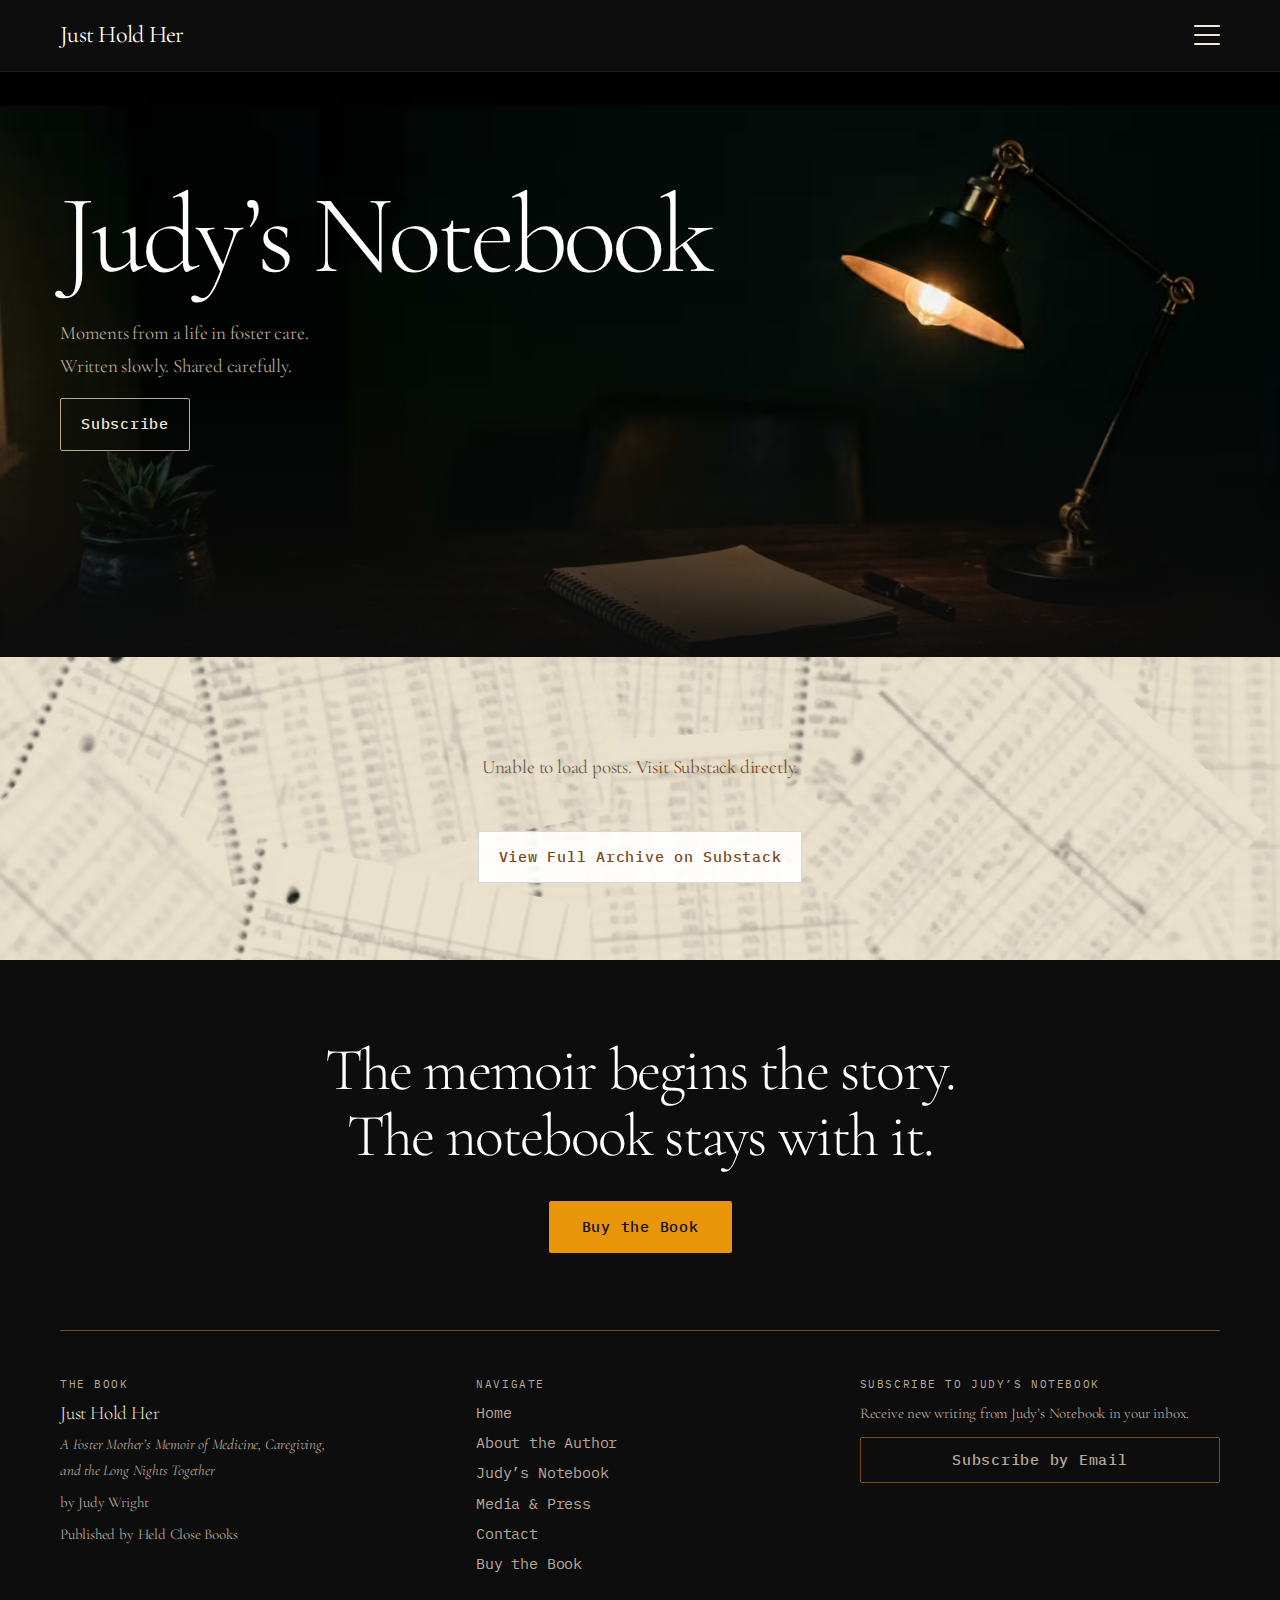
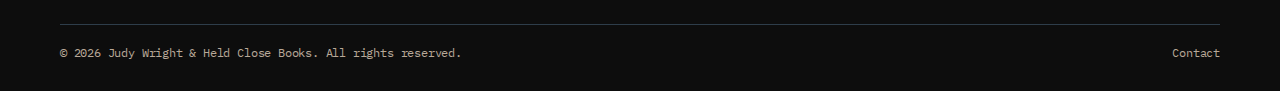
<file: notebook.html>
<!DOCTYPE html>
<html lang="en">
<head>
  <meta charset="UTF-8">
  <meta name="viewport" content="width=device-width, initial-scale=1">
  <title>Judy&#8217;s Notebook &#8212; Reflections from the Author of Just Hold Her</title>
  <meta name="description" content="Excerpts, reflections, and field notes from Judy Wright &#8212; foster mother, caregiver, and author of the literary memoir Just Hold Her. Written slowly. Shared carefully.">
  <link rel="canonical" href="https://justholdher.com/notebook.html">

  <!-- Open Graph -->
  <meta property="og:title" content="Judy&#8217;s Notebook &#8212; Reflections from the Author of Just Hold Her">
  <meta property="og:description" content="Excerpts, reflections, and field notes from Judy Wright. Written slowly. Shared carefully.">
  <meta property="og:type" content="website">
  <meta property="og:site_name" content="Just Hold Her">
  <meta property="og:locale" content="en_US">
  <meta property="og:url" content="https://justholdher.com/notebook.html">
  <meta property="og:image" content="https://justholdher.com/assets/img/just-hold-her-judy-wright-prescription-of-comfort.jpeg">
  <meta property="og:image:width" content="1200">
  <meta property="og:image:height" content="630">

  <!-- Twitter -->
  <meta name="twitter:card" content="summary_large_image">
  <meta name="twitter:title" content="Judy&#8217;s Notebook">
  <meta name="twitter:description" content="Written slowly. Shared carefully.">
  <meta name="twitter:image" content="https://justholdher.com/assets/img/just-hold-her-judy-wright-prescription-of-comfort.jpeg">

  <!-- Favicon -->
  <link rel="icon" href="assets/img/favicon.ico" type="image/x-icon">

  <!-- Stylesheet -->
  <link rel="stylesheet" href="assets/css/main.css">

  <!-- Fonts -->
  <link rel="preconnect" href="https://fonts.googleapis.com">
  <link rel="preconnect" href="https://fonts.gstatic.com" crossorigin>
  <link href="https://fonts.googleapis.com/css2?family=Cormorant+Garamond:ital,wght@0,300;0,400;1,300;1,400&family=IBM+Plex+Mono:wght@400;500&display=swap" rel="stylesheet">

  <!-- Google tag (gtag.js) -->
  <script async src="https://www.googletagmanager.com/gtag/js?id=G-CCX49YFZRQ"></script>
  <script>
    window.dataLayer = window.dataLayer || [];
    function gtag(){ dataLayer.push(arguments); }
    gtag('js', new Date());
    gtag('config', 'G-CCX49YFZRQ');
  </script>
</head>

<body class="phase-ebook">
  <a href="#main-content" class="skip-link">Skip to main content</a>

  <!-- ══ NAVIGATION ════════════════════════════════════════════════════════ -->
  <header role="banner">
    <div class="nav-inner wrap">
      <a href="index.html" class="nav-brand">Just Hold Her</a>
      <button class="nav-toggle" aria-label="Toggle navigation" aria-expanded="false" aria-controls="nav-menu">
        <span></span><span></span><span></span>
      </button>
      <nav id="nav-menu" class="nav-links" aria-label="Main navigation">
        <a href="index.html">Home</a>
        <a href="about-author-judy-wright.html">About the Author</a>
        <a href="notebook.html" aria-current="page">Judy&#8217;s Notebook</a>
        <a href="media.html">Media &amp; Press</a>
        <a href="contact.html">Contact</a>
        <a href="buy.html" class="nav-cta">Buy the Book</a>
      </nav>
    </div>
  </header>
  <div class="nav-overlay" aria-hidden="true"></div>

  <main id="main-content">

    <!-- ══ HERO ═════════════════════════════════════════════════════════════ -->
    <section class="notebook-hero page-hero" aria-labelledby="notebook-h1">
      <picture>
        <source srcset="assets/img/just-hold-her-judys-notebook-header.avif" type="image/avif">
        <source srcset="assets/img/just-hold-her-judys-notebook-header.webp" type="image/webp">
        <img class="notebook-hero-img page-hero-img"
             src="assets/img/just-hold-her-judys-notebook-header.png"
             alt=""
             aria-hidden="true"
             decoding="async"
             loading="eager"
             fetchpriority="high"
             width="1920" height="1080">
      </picture>
      <div class="notebook-hero-fade page-hero-fade" aria-hidden="true"></div>
      <div class="notebook-hero-content page-hero-content wrap">
        <h1 id="notebook-h1">Judy&#8217;s Notebook</h1>
        <p class="notebook-hero-sub">Moments from a life in foster care.<br>Written slowly. Shared carefully.</p>
        <div class="notebook-hero-actions" id="subscribe">
          <a href="#subscribe" class="btn btn--outline btn--light" id="notebook-subscribe-btn">Subscribe</a>
        </div>
      </div>
    </section>

    <!-- ══ SUBSCRIBE DRAWER ════════════════════════════════════════════════ -->
    <div class="subscribe-drawer" id="subscribe-drawer" aria-label="Subscribe to Judy&#8217;s Notebook">
      <div class="subscribe-drawer-inner wrap">
        <p class="subscribe-drawer-text">Receive new writing from Judy&#8217;s Notebook in your inbox.</p>
        <div class="subscribe-drawer-embed">
          <p class="subscribe-drawer-loading">Loading&#8230;</p>
          <iframe src="https://judysnotebook.substack.com/embed" width="480" height="150" title="Subscribe to Judy&#8217;s Notebook on Substack" loading="lazy" style="border:1px solid #e8950a; background:white; border-radius:6px; max-width:100%;"></iframe>
        </div>
      </div>
    </div>

    <!-- ══ POSTS (Substack RSS) ════════════════════════════════════════════ -->
    <section class="section notebook-posts bg-notebook" aria-label="Recent writing">
      <div class="wrap">
        <div class="notebook-feed" id="rss-container" aria-live="polite">
          <p class="notebook-loading">Loading posts&#8230;</p>
        </div>
        <div class="notebook-archive">
          <a href="https://judysnotebook.substack.com"
             class="btn btn--outline"
             target="_blank" rel="noopener noreferrer">
            View Full Archive on Substack<span class="sr-only"> (opens in new tab)</span>
          </a>
        </div>
      </div>
    </section>

    <!-- ══ BOTTOM CTA ══════════════════════════════════════════════════════ -->
    <section class="section page-bottom-cta" aria-label="Continue">
      <div class="wrap" style="text-align:center;">
        <h2>The memoir begins the story.<br>The notebook stays with it.</h2>
        <div class="cta-row cta-row--center">
          <a class="btn btn--accent" href="buy.html">Buy the Book</a>
        </div>
      </div>
    </section>

  </main>

  <!-- ══ FOOTER ════════════════════════════════════════════════════════════ -->
  <footer role="contentinfo">
    <div class="footer-inner wrap">
      <hr class="footer-rule">
      <div class="footer-grid">
        <div class="footer-col">
          <p class="footer-label">The Book</p>
          <p class="footer-title">Just Hold Her</p>
          <p class="footer-subtitle">A Foster Mother&#8217;s Memoir of Medicine, Caregiving,<br>and the Long Nights Together</p>
          <p>by Judy Wright</p>
          <p class="footer-pub">Published by <a href="https://heldclosebooks.com" target="_blank" rel="noopener noreferrer">Held Close Books<span class="sr-only"> (opens in new tab)</span></a></p>
        </div>
        <div class="footer-col">
          <p class="footer-label">Navigate</p>
          <ul class="footer-nav">
            <li><a href="index.html">Home</a></li>
            <li><a href="about-author-judy-wright.html">About the Author</a></li>
            <li><a href="notebook.html">Judy&#8217;s Notebook</a></li>
            <li><a href="media.html">Media &amp; Press</a></li><li><a href="contact.html">Contact</a></li>
            <li><a href="buy.html">Buy the Book</a></li>
          </ul>
        </div>
        <div class="footer-col">
          <p class="footer-label">Subscribe to Judy&#8217;s Notebook</p>
          <p>Receive new writing from Judy&#8217;s Notebook in your inbox.</p>
          <div class="footer-subscribe">
            <a class="btn btn--outline btn--sm" href="#subscribe" id="footer-subscribe-btn">Subscribe by Email</a>
          </div>
        </div>
      </div>
      <div class="footer-bottom">
        <span>&copy; <span id="footer-year"></span> Judy Wright &amp; Held Close Books. All rights reserved.</span>
        <a class="footer-contact-link" href="contact.html">Contact</a>
      </div>
    </div>
  </footer>

  <!-- ══ POST READING MODAL ════════════════════════════════════════════════ -->
  <div class="modal-overlay" id="postModal" role="dialog" aria-modal="true" aria-labelledby="post-modal-title">
    <div class="modal modal--wide">
      <button class="modal-close" type="button" aria-label="Close post">&times;</button>
      <div class="post-modal-body" id="post-modal-body">
        <!-- Post content injected by JS -->
      </div>
    </div>
  </div>

  <script src="assets/js/main.js" defer></script>
</body>
</html>
</file>
<file: test/styles.css>
/* styles.css */
/* ==========================================================================
   JUST HOLD HER — Production Styles
/* ==========================================================================
   1) Design Tokens
   ========================================================================== */
:root{
  /* Colors */
  --fg:#111;
  --bg:#fff;
  --fg-dark:#f3f3f3;
  --bg-dark:#000;
  --bg-gray:#e8e8e8;
  --link:#0a58ca;
  --accent:#b28547;

  /* Layout */
  --max-text:72ch;
  --max-wrap:1200px;
  --pad-v:clamp(2.5rem,6vw,5.5rem);
  --radius:10px;

  /* Type */
  --font-head:"Noto Serif",Georgia,serif;
  --font-body:"IBM Plex Mono",ui-monospace,SFMono-Regular,Menlo,Monaco,Consolas,"Liberation Mono","Courier New",monospace;

  /* Motion */
  --ease-out:cubic-bezier(.2,.8,.2,1);
}

/* ==========================================================================
   2) Base Reset + Accessibility
   ========================================================================== */
*,
*::before,
*::after{box-sizing:border-box}

html{
  -webkit-text-size-adjust:100%;
  text-size-adjust:100%;
  scroll-behavior:smooth;
}

body{
  margin:0;
  color:var(--fg);
  background:var(--bg);
  font-family:var(--font-body);
  font-size:18px;
  line-height:1.575;
  letter-spacing:-.02em;
  -webkit-font-smoothing:antialiased;
  -moz-osx-font-smoothing:grayscale;
}

img{display:block;max-width:100%;height:auto}

a{
  color:var(--link);
  text-decoration:none;
  transition:color .2s var(--ease-out);
}
a:hover,
a:focus{
  text-decoration:underline;
  text-underline-offset:2px;
}

:focus-visible{
  outline:2px solid var(--accent);
  outline-offset:2px;
}

/* Skip link */
.skip{position:absolute;left:-9999px}
.skip:focus{
  left:1rem;
  top:1rem;
  background:#000;
  color:#fff;
  padding:.5rem .75rem;
  border-radius:6px;
}

/* ==========================================================================
   3) Typography
   ========================================================================== */
h1,
h2,
h3,
h4{
  font-family:var(--font-head);
  font-weight:200;
  letter-spacing:-.04em;
  margin:0 0 1rem;
}

h1{
  font-size:clamp(40px,8vw,72px);
  line-height:1;
  text-transform:uppercase;
  text-shadow:none;
}

h2{
  font-size:clamp(28px,5vw,56px);
  line-height:1.1;
  letter-spacing:-.02em;
  text-transform:uppercase;
}

h3{
  font-family:var(--font-body);
  font-weight:400;
  font-size:27px;
  line-height:1.2;
  letter-spacing:-.02em;
  color:#6a6a6a;
  text-transform:uppercase;
}

h4{
  font-size:17px;
  line-height:1.3;
  letter-spacing:-.02em;
}

p{margin:1rem 0}
strong{font-weight:600}

.subhed{
  letter-spacing:-.02em;
  text-transform:uppercase;
  color:#6a6a6a;
}

/* Make links readable on dark themed sections */
.section.theme-dark a{
  color:var(--fg-dark);
  text-decoration:underline;
  text-underline-offset:2px;
}
.section.theme-dark a:hover,
.section.theme-dark a:focus-visible{
  color:var(--fg-dark);
}
/* =========================================================
   Global Link System (Overrides Browser Defaults)
   ========================================================= */

a,
a:visited{
  color: inherit;
  text-decoration: none;
}

a:hover{
  text-decoration: underline;
}

a:focus-visible{
  outline: 2px solid var(--accent);
  outline-offset: 2px;
}
/* ==========================================================================
   4) Layout Primitives
   ========================================================================== */
.wrap{
  max-width:var(--max-wrap);
  margin:0 auto;
  padding:0 1.25rem;
}

.section{
  width:100%;
  padding:var(--pad-v) 0;
}

.section .section-copy{max-width:var(--max-text)}
.section p + p{margin-top:.75rem}

.section.theme-light{background:#fff;color:#111}
.section.theme-dark{background:var(--bg-dark);color:var(--fg-dark)}
.section.theme-gray{background:var(--bg-gray);color:#111}

.section-inner{
  display:grid;
  grid-template-columns:1fr 1fr;
  gap:2.25rem;
  align-items:stretch;
}

.section-media img{
  width:100%;
  height:100%;
  border-radius:var(--radius);
  object-fit:cover;
}

figure{margin:0}
figcaption{
  margin-top:.5rem;
  font-size:.9rem;
  color:#777;
  display:none;
}

/* Alternating media layout */
.s2 .section-copy{order:1}
.s2 .section-media{order:2}

.s3 .section-media{order:1}
.s3 .section-copy{order:2}

.s4 .section-copy{order:1}
.s4 .section-media{order:2}

/* Equal media height (s2–s4) */
.s2 .section-media,
.s3 .section-media,
.s4 .section-media{
  min-height:clamp(340px,42vh,560px);
  display:flex;
}

/* Let s4 media stack image + agent card cleanly */
.s4 .section-media{
  flex-direction:column;
  gap:1.25rem;
}

.s2 .section-media img,
.s3 .section-media img,
.s4 .section-media img{
  flex:1 1 auto;
  height:100%;
  width:100%;
  object-fit:cover;
}

/* In s4, the figure should size naturally above the card (not force-stretch) */
.s4 .section-media figure{
  flex:0 0 auto;
}
.s4 .section-media figure img{
  height:auto;
}

/* ==========================================================================
   5) Top Nav — Black bar, always-hamburger drawer
   ========================================================================== */
.topnav{
  position:sticky;
  top:0;
  z-index:50;
  background:#000;
  color:#fff;
  border-bottom:1px solid rgba(255,255,255,.08);
}

.topnav-inner{
  display:flex;
  align-items:center;
  justify-content:space-between;
  position:relative;
  padding:.9rem 0;
  gap:1rem;
}

.topnav a{color:#fff;text-decoration:none}
.topnav a:hover,
.topnav a:focus-visible{
  text-decoration:underline;
  text-underline-offset:3px;
}

.brand{
  font-family:var(--font-head);
  font-weight:300;
  letter-spacing:-.03em;
  text-transform:uppercase;
  font-size:1.05rem;
  white-space:nowrap;
}

/* ── Hamburger button — always visible on every screen size ── */
.hamburger{
  display:flex;
  flex-direction:column;
  justify-content:space-between;
  width:26px;
  height:20px;
  background:none;
  border:none;
  cursor:pointer;
  padding:0;
  flex-shrink:0;
  z-index:1001;
  color:#fff;
}

.hamburger span{
  display:block;
  width:100%;
  height:2px;
  background-color:#fff;
  border-radius:2px;
  transition:transform 0.3s ease, opacity 0.3s ease;
  transform-origin:center;
}

.hamburger.active span:nth-child(1){transform:translateY(9px) rotate(45deg)}
.hamburger.active span:nth-child(2){opacity:0;transform:scaleX(0)}
.hamburger.active span:nth-child(3){transform:translateY(-9px) rotate(-45deg)}

/* ── Nav drawer — hidden by default on ALL screen sizes ── */
.topnav-links{
  display:none;
  flex-direction:column;
  position:fixed;
  top:0;
  right:0;
  width:min(280px,80vw);
  height:100vh;
  background:#111;
  padding:80px 32px 32px;
  box-shadow:-4px 0 24px rgba(0,0,0,.45);
  z-index:1000;
  overflow-y:auto;
  transform:translateX(100%);
  transition:transform 0.35s cubic-bezier(0.4,0,0.2,1);
}

.topnav-links.active{
  display:flex;
  transform:translateX(0);
}

.topnav-links a{
  display:block;
  padding:14px 0;
  border-bottom:1px solid rgba(255,255,255,.1);
  font:500 1rem/1.2 var(--font-body);
  color:#fff;
  text-decoration:none;
  white-space:nowrap;
  transition:opacity 0.2s ease;
}

.topnav-links a:last-child{border-bottom:none}
.topnav-links a:hover{opacity:.65;text-decoration:none}
.topnav-links a[aria-current="page"]{
  text-decoration:underline;
  text-underline-offset:3px;
}

/* ── Overlay ── */
.topnav-overlay{
  display:none;
  position:fixed;
  inset:0;
  background:rgba(0,0,0,.55);
  z-index:999;
  backdrop-filter:blur(2px);
  -webkit-backdrop-filter:blur(2px);
}

.topnav-overlay.active{display:block}

/* ==========================================================================
   6) Hero — Fade-to-black on scroll (PE + fallback)
   ========================================================================== */
.hero{
  position:relative;
  height:100vh;
  color:#fff;
  background:#000;
  overflow:hidden;
}

.hero picture,
.hero .hero-img{
  position:absolute;
  inset:0;
  width:100%;
  height:100%;
  object-fit:cover;
  object-position:center;
  z-index:0;
  transform:translateZ(0);
}

.hero-shroud{
  position:absolute;
  inset:auto 0 0;
  height:45vh;
  z-index:1;
  pointer-events:none;
  background:linear-gradient(
    to bottom,
    rgba(0,0,0,0) 0%,
    rgba(0,0,0,.28) 40%,
    rgba(0,0,0,.9) 100%
  );
  opacity:1;
}

.hero-overlay{
  position:relative;
  z-index:2;
  display:flex;
  align-items:flex-start;
  justify-content:flex-start;
  height:100vh;
  padding:12vh 0 0 5vw;
  text-align:left;
}

.hero-overlay.hero-stack{
  flex-direction:column;
  align-items:flex-start;
  justify-content:flex-start;
  gap:.55rem;
}

.hero-sub{
  font-family:var(--font-body);
  font-weight:500;
  font-size:clamp(16px,2.2vw,22px);
  line-height:1.25;
  letter-spacing:-.01em;
  text-transform:none;
  margin:0;
  max-width:min(46ch,92vw);
}

/* Scroll-linked enhancement */
@supports (animation-timeline:auto){
  .hero{
    view-timeline-name:--hero;
    view-timeline-axis:block;
  }
  .hero-shroud{
    opacity:0;
    animation:heroFade 1 both;
    animation-timeline:--hero;
    animation-range:entry 0% exit 100%;
  }
  @keyframes heroFade{from{opacity:0}to{opacity:1}}
}

/* ==========================================================================
   7) Section 2 — Warm → Black background fade
   ========================================================================== */
.section.theme-dark.s2{
  background-color:var(--accent);
  color:var(--fg-dark);
  view-timeline-name:--s2;
  view-timeline-axis:block;
  animation:s2Bg 1 both;
  animation-timeline:--s2;
  animation-range:entry 0% entry 20%;
}

@keyframes s2Bg{to{background-color:#000}}

@supports not (animation-timeline:auto){
  .section.theme-dark.s2{animation:s2BgTime 450ms var(--ease-out) both}
  @keyframes s2BgTime{
    from{background-color:var(--accent)}
    to{background-color:#000}
  }
}

/* ==========================================================================
   8) Sections 3 & 4 — Visual flip (keep semantic H2 > H3)
   ========================================================================== */
.s3 h3,
.s4 h3{
  font-family:var(--font-head);
  font-weight:200;
  font-size:clamp(32px,5vw,56px);
  line-height:1.1;
  text-transform:uppercase;
  letter-spacing:-.03em;
  margin-bottom:.25rem;
  color:var(--fg);
}

.s3 h2,
.s4 h2{
  font-family:var(--font-body);
  font-weight:400;
  font-size:20px;
  line-height:1.3;
  text-transform:none;
  letter-spacing:-.01em;
  margin-top:0;
  margin-bottom:1rem;
  color:#6a6a6a;
}

.theme-dark.s4 h3{color:var(--fg-dark)}
.theme-dark.s4 h2{color:color-mix(in srgb,#fff 78%,#000)}

/* Prevent About-the-Book helper line from inheriting contact-note styling */
.s4 .section-copy .contact-note{
  font:inherit;
  color:inherit;
  margin:1rem 0;
}
.s4 .section-copy .contact-note strong{font-weight:600}

/* ==========================================================================
   9) Agent Snapshot — Consolidated card (restored)
   ========================================================================== */
.agent-card{
  margin-top:0; /* stacked under figure inside s4 media */
  padding:1.25rem 1.25rem 1.1rem;
  border-radius:var(--radius);
  font-size:.98rem;
  background:rgba(0,0,0,.04);
  border:1px solid rgba(0,0,0,.10);
  color:var(--fg);
}

.agent-card *{color:inherit}

.agent-card__kicker{
  display:inline-flex;
  align-items:center;
  gap:.5rem;
  font:600 .82rem/1.2 var(--font-body);
  letter-spacing:.08em;
  text-transform:uppercase;
  opacity:.72;
  margin:0 0 .9rem;
}

.agent-card__kicker::before{
  content:"";
  width:.55rem;
  height:.55rem;
  border-radius:50%;
  background:var(--accent);
}

.agent-card--consolidated .agent-lede{
  margin:.15rem 0 1rem;
  font:400 1rem/1.55 var(--font-body);
}

.agent-rule{
  height:1px;
  background:linear-gradient(90deg,transparent,rgba(0,0,0,.18),transparent);
  margin:.9rem 0 1rem;
}

.agent-grid{
  display:grid;
  grid-template-columns:repeat(2,minmax(0,1fr));
  gap:1rem 1.25rem;
}

.agent-grid--consolidated{
  grid-template-columns:1fr;
  gap:1rem;
}

@media (max-width:700px){
  .agent-grid{grid-template-columns:1fr}
}

.agent-item{min-width:0}
.agent-item--wide{grid-column:1 / -1}

.agent-label{
  margin:0 0 .25rem;
  font:600 .8rem/1.2 var(--font-body);
  letter-spacing:.06em;
  text-transform:uppercase;
  opacity:.62;
}

.agent-value{
  margin:0;
  font:400 .98rem/1.45 var(--font-body);
}

.agent-comps{
  margin:.15rem 0 0;
  padding-left:1.05rem;
  font-size:.93em;
}
.agent-comps li{margin:.28rem 0}

.agent-email{
  color:inherit;
  text-decoration:underline;
  text-underline-offset:2px;
}
.agent-email:hover,
.agent-email:focus-visible{
  color:inherit;
  text-decoration:underline;
}

/* Dark compatibility (for Section 4) */
.theme-dark .agent-card{
  background:rgba(255,255,255,.08);
  border-color:rgba(255,255,255,.14);
  color:var(--fg-dark);
}
.theme-dark .agent-card__kicker{opacity:.78}
.theme-dark .agent-label{opacity:.72}
.theme-dark .agent-rule{
  background:linear-gradient(90deg,transparent,rgba(255,255,255,.18),transparent);
}

/* ==========================================================================
   10) CTA Buttons (restored)
   ========================================================================== */
.center-cta{
  display:flex;
  justify-content:center;
  margin-top:1.25rem;
}

.about-back-btn{
  display:inline-flex;
  align-items:center;
  justify-content:center;
  padding:.75rem 1.15rem;
  background:#000;
  color:#fff;
  border:1px solid #000;
  border-radius:var(--radius);
  font:600 .95rem/1.2 var(--font-body);
  text-decoration:none;
  transition:
    transform .12s var(--ease-out),
    background-color .16s var(--ease-out),
    color .16s var(--ease-out),
    border-color .16s var(--ease-out);
}

.about-back-btn:hover{
  background:var(--accent);
  border-color:var(--accent);
  color:#fff;
  text-decoration:none;
}

.about-back-btn:active{transform:translateY(1px)}

.about-actions{
  display:flex;
  justify-content:center;
  margin-top:1.75rem;
}
.about-actions .about-back-btn{width:auto;text-align:center}

/* ==========================================================================
   11) Contact Section — LIGHT, but still structured + “card” layout
   ========================================================================== */
.section-form{
  background:var(--bg-gray);
  color:var(--fg);
  padding:var(--pad-v) 0;
}

/* keep the separator, but tune for light background */
.section-form .contact-sep{
  border:0;
  height:1px;
  background:linear-gradient(90deg,transparent,rgba(0,0,0,.22),transparent);
  margin:1.25rem 0;
}

/* Keep the two-column grid (restored) */
.section-form .wrap{
  display:grid;
  grid-template-columns:1fr 1fr;
  grid-template-rows:auto auto;
  gap:2rem;
  align-items:stretch;
}

.section-form .section-title{
  grid-column:1 / -1;
  margin:0;
  text-align:center;
  letter-spacing:-.02em;
  color:var(--fg);
}

.section-form .col-form{min-width:0;align-self:stretch}

/* Card container matches your “contact-form” feel, but light */
.section-form .contact-form{
  display:grid;
  gap:.8rem;
  width:100%;
  padding:1.5rem;
  background:rgba(255,255,255,.85);
  border-radius:var(--radius);
  border:1px solid rgba(0,0,0,.10);
  height:100%;
}

.section-form .form-hed{
  margin:0 0 .75rem;
  color:var(--fg);
}

/* Shared row spacing pattern (legacy + embed) */
.section-form .form-row{display:grid;gap:.35rem}

/* Legacy Formspree support (if any old form remains) */
.section-form label{
  font-size:.9rem;
  line-height:1.3;
  color:#333;
}

.section-form input,
.section-form textarea{
  width:100%;
  font-family:var(--font-body);
  font-size:.95rem;
  line-height:1.4;
  color:#111;
  padding:.6rem .75rem;
  background:#fff;
  border:1px solid rgba(0,0,0,.22);
  border-radius:6px;
  transition:border-color .15s var(--ease-out);
}

.section-form textarea{resize:vertical;min-height:5.5rem}

.section-form input::placeholder,
.section-form textarea::placeholder{color:#777}

.section-form input:focus-visible,
.section-form textarea:focus-visible{
  outline:2px solid var(--accent);
  outline-offset:2px;
  border-color:var(--accent);
}

/* Inline helper microcopy */
.section-form .field-help{
  font-size:.85rem;
  line-height:1.35;
  color:#444;
  margin:.15rem 0 0;
}

/* Inline error messaging */
.section-form .field-error{
  display:none;
  font-size:.85rem;
  color:#b00020;
  margin:.15rem 0 0;
}
.section-form .form-row input:user-invalid ~ .field-error,
.section-form .form-row textarea:user-invalid ~ .field-error{display:block}
.section-form .form-row input:user-invalid,
.section-form .form-row textarea:user-invalid{border-color:#b00020}
.section-form .form-row input:user-valid,
.section-form .form-row textarea:user-valid{border-color:#3aa76d}

/* Submit button (works for any legacy forms still live) */
.section-form .form-submit{
  display:inline-flex;
  align-items:center;
  justify-content:center;
  font-family:var(--font-body);
  font-weight:600;
  font-size:.95rem;
  padding:.65rem 1.25rem;
  border:0;
  border-radius:6px;
  background:#000;
  color:#fff;
  cursor:pointer;
  transition:
    transform .12s var(--ease-out),
    background-color .16s var(--ease-out),
    color .16s var(--ease-out);
}
.section-form .form-submit:hover{background:var(--accent);color:#fff}
.section-form .form-submit:active{transform:translateY(1px)}

/* Form status */
.section-form #form-status{
  min-height:1.25rem;
  margin-top:.25rem;
  color:#333;
  font-size:.9rem;
}

/* Substack embed alignment (restored, simple) */
.section-form .form-row--embed{margin-top:.25rem}
.section-form .substack-embed{
  display:flex;
  justify-content:center;
}
.section-form .substack-embed iframe{
  width:100%;
  max-width:480px;
  height:150px;
  background:#fff;
  border:1px solid rgba(0,0,0,.14);
  border-radius:12px;
  display:block;
}

/* Right column “Updates / Industry” card */
.section-form .col-cta{
  align-self:stretch;
  padding:1.5rem;
  background:rgba(255,255,255,.75);
  border:1px solid rgba(0,0,0,.10);
  border-radius:var(--radius);
}

.section-form .col-cta h3{
  font-family:var(--font-body);
  font-weight:600;
  font-size:1.05rem;
  color:#111;
  letter-spacing:.01em;
  margin:0 0 .5rem;
  text-transform:none;
}

.section-form .contact-note{
  margin-top:.5rem;
  font:400 .95rem/1.4 var(--font-body);
  color:#333;
}

.section-form .contact-note a{
  color:#111;
  text-decoration:underline;
  text-underline-offset:2px;
}

.substack-stage {
   width: 100%;
   max-width: 480px;
   margin: 0 auto;
}
.substack-stage iframe {
   width: 100%;
   max-width: 100%;
   display: block;
   border: 0;
}
@media (max-width: 480px) {
   .substack-stage {
      max-width: 100%;
   }
}


/* ==========================================================================
   12) About Page — Portrait upper-right
   ========================================================================== */
.about-page .wrap{position:relative}
.about-article{max-width:min(100%,var(--max-wrap))}

.about-head{
  position:relative;
  padding-top:.5rem;
  padding-right:clamp(0px,8vw,300px);
}

.about-portrait{
  margin:0;
  position:absolute;
  top:.25rem;
  right:0;
  width:clamp(180px,22vw,280px);
  aspect-ratio:1/1;
}

.about-portrait img{
  width:100%;
  height:100%;
  object-fit:cover;
  border-radius:var(--radius);
}

.about-body{
  margin-top:clamp(1.25rem,3vw,2rem);
  max-width:var(--max-text);
}

/* ==========================================================================
   13) Footer (inside Contact section) — restored spacing
   ========================================================================== */
.footer{
  width:100%;
  margin:2rem auto 0;
  padding:1.25rem 2rem;
  font-family:var(--font-body);
  font-size:.9rem;
  line-height:1.4;
  color:#555;
  text-align:center;
  opacity:.95;
}

.footer p{
  max-width:60ch;
  margin:0 auto;
}

.footer a{
  color:inherit;
  text-decoration:none;
  transition:color .2s var(--ease-out);
}
.footer a:hover{
  color:#111;
  text-decoration:underline;
}

/* ==========================================================================
   14) Responsive
   ========================================================================== */

@media (max-width:900px){
  .section-inner{grid-template-columns:1fr}
  .section .section-copy{max-width:100%}

  .hero{height:92vh}
  .hero-overlay h1{font-size:54px;line-height:1.05}

  .section-form .wrap{grid-template-columns:1fr}
  .section-form .col-cta{margin-top:1rem;align-self:auto}
  .section-form .contact-form{height:auto;padding:1.25rem}

  .s2 .section-media,
  .s3 .section-media,
  .s4 .section-media{min-height:260px}

  .notebook-center{
    grid-template-columns:1fr;
    gap:2rem;
  }
}

@media (max-width:700px){
  .topnav-inner{padding:.75rem 0}

  .about-head{padding-right:0}
  .about-portrait{
    position:relative;
    right:auto;
    top:auto;
    width:min(260px,70%);
    margin:.75rem 0 0 auto;
  }
  .about-body{max-width:100%}
}


/* ==========================================================================
   Notebook RSS Page — Scoped & Refactored
   ========================================================================== */

.notebook-scope {

  /* ----------------------------------
     Local Typography System
  ---------------------------------- */

  --nb-title: clamp(20px, 2vw, 24px);
  --nb-card-title: 1.25rem;
  --nb-meta: 0.75rem;
  --nb-body: 0.95rem;

  --nb-ink: #1a1a1a;
  --nb-muted: #666;
  --nb-soft: #999;

  color: var(--nb-ink);
}


/* Reset global heading inheritance */
.notebook-scope h1,
.notebook-scope h2,
.notebook-scope h3,
.notebook-scope h4 {
  text-transform: none;
  letter-spacing: -0.01em;
  line-height: 1.3;
  margin: 0;
}


/* ==========================================================================
   Hero Section
   ========================================================================== */

.notebook-scope .notebook-hero {
  position: relative;
  min-height: 65vh;
  display: flex;
  align-items: center;
  justify-content: center;
  text-align: center;
  padding: clamp(3rem,6vw,4rem) 1.5rem;
  overflow: hidden;

  background:
    radial-gradient(
      1200px 650px at 50% 18%,
      rgba(255,255,255,0.08),
      transparent 62%
    ),
    linear-gradient(
      180deg,
      #000,
      #222
    );
}

.notebook-scope .notebook-hero::after {
  content:"";
  position:absolute;
  bottom:0;
  left:0;
  width:100%;
  height:12%;
  background:linear-gradient(to bottom,transparent,rgba(0,0,0,0.85));
}

.notebook-scope .notebook-hero h1 {
  font-size: clamp(44px,6vw,60px);
  letter-spacing: -0.02em;
  margin-bottom: 1.25rem;
  color:#fff;
}

.notebook-scope .notebook-intro {
  max-width: 720px;
  margin: 0 auto;
  font-size: 1.05rem;
  line-height: 1.7;
  color:#cfcfcf;
}

.notebook-scope .notebook-intro a {
  color:#fff;
  text-decoration: underline;
  text-underline-offset:3px;
}


/* ==========================================================================
   RSS Section
   ========================================================================== */

.notebook-scope .notebook-list {
  position: relative;
  isolation: isolate;
  background: transparent;
}


/* Background image (desktop only) */
@media (min-width: 768px) {

  .notebook-scope .notebook-list {
    background-image: image-set(
      url("/assets/judys-notebook.avif") type("image/avif"),
      url("/assets/judys-notebook.webp") type("image/webp"),
      url("/assets/judys-notebook.png") type("image/png")
    );
    background-size: cover;
    background-position: center;
    background-repeat: no-repeat;
  }

  .notebook-scope .notebook-list::before {
    content:"";
    position:absolute;
    inset:0;
    background:rgba(255,255,255,0.55);
    z-index:0;
  }
}


/* Container */
.notebook-scope .notebook-container {
  position: relative;
  z-index: 1;
  max-width: 1100px;
  margin: 0 auto;
  padding: clamp(3rem,6vw,5rem) 2.5rem;
}


/* Grid */
.notebook-scope .notebook-center {
  display: grid;
  grid-template-columns: repeat(2, minmax(0,1fr));
  gap: 3rem 2.5rem;
}

@media (max-width: 900px) {
  .notebook-scope .notebook-center {
    grid-template-columns: 1fr;
    gap: 2rem;
  }
}


/* ==========================================================================
   Notebook Cards
   ========================================================================== */

.notebook-scope .notebook-center > * {
  background:#fff;
  padding:1.6rem;
  border-radius:6px;
  box-shadow:0 10px 30px rgba(0,0,0,0.08);
  transition:transform .25s ease, box-shadow .25s ease;
}

.notebook-scope .notebook-center > *:hover {
  transform: translateY(-4px);
  box-shadow:0 16px 40px rgba(0,0,0,0.12);
}


/* Card Title */
.notebook-scope .notebook-center h2 {
  font-size: var(--nb-card-title);
  font-weight:600;
  margin-bottom:0.35rem;
  color: var(--nb-ink);
}


/* Meta */
.notebook-scope .post-meta {
  font-size: var(--nb-meta);
  letter-spacing:0.06em;
  text-transform: uppercase;
  color: var(--nb-soft);
  margin-bottom:0.5rem;
}


/* Subtitle */
.notebook-scope .post-subtitle {
  font-size: var(--nb-body);
  line-height:1.55;
  color: var(--nb-muted);
  margin-top:0.4rem;
  max-width:58ch;
}


/* =========================
   Footer Button
   ========================= */

.notebook-footer{
  text-align:center;
  margin-top:3rem;
}

.button--dark,
.button--dark:visited{
  display:inline-block;
  padding:0.65rem 1.25rem;
  background:#000;
  color:#fff;
  font-weight:600;
  border-radius:6px;
  text-decoration:none;
  transition:background .25s ease;
}

.button--dark:hover,
.button--dark:focus{background:#222}
.button--dark:active{background:#111}


/* =========================
   Modal
   ========================= */

.notebook-modal{
  position:fixed;
  inset:0;
  display:none;
  z-index:9999;
  opacity:0;
  transition:opacity .35s ease;
}

.notebook-modal.active{
  display:block;
  opacity:1;
}

.modal-overlay{
  position:absolute;
  inset:0;
  background:rgba(0,0,0,0.55);
  backdrop-filter:blur(10px);
  -webkit-backdrop-filter:blur(10px);
}

.modal-content{
  position:relative;
  width:90%;
  max-width:1000px;
  margin:8vh auto;
  background:#fff;
  padding:clamp(3rem,5vw,5rem);
  border-radius:0;
  overflow-y:auto;
  max-height:90vh;

  transform:scale(.96) translateY(10px);
  opacity:0;
  transition:
    transform .35s cubic-bezier(.22,.61,.36,1),
    opacity .35s ease;
}

.notebook-modal.active .modal-content{
  transform:scale(1) translateY(0);
  opacity:1;
}

.modal-close{
  position:absolute;
  top:1rem;
  right:1rem;
  font-size:1.75rem;
  border:none;
  background:none;
  cursor:pointer;
}


/* =========================
   Modal Typography
   ========================= */

.modal-article{
  max-width:720px;
  margin:0 auto;
}

.modal-article .post-meta{
  font-size:.80rem;
  letter-spacing:.04em;
  text-transform:uppercase;
  color:#777;
  margin-bottom:1.25rem;
}

.modal-article .post-title{
  font-size:clamp(28px,3vw,40px);
  line-height:1.2;
  letter-spacing:-0.01em;
  margin-bottom:1rem;
}

.modal-article .post-subtitle{
  font-size:1.05rem;
  line-height:1.6;
  color:#666;
  margin-bottom:2rem;
}

.modal-content-body{
  font-size:1.08rem;
  line-height:1.8;
  color:#222;
}

.modal-content-body p{margin-bottom:1.4rem}

.modal-content-body h2,
.modal-content-body h3{
  margin-top:2.2rem;
  margin-bottom:1rem;
  line-height:1.3;
}

/* =========================
   Modal CTA
   ========================= */

.post-cta{
  margin-top:3.5rem;
  padding-top:2.5rem;
  border-top:1px solid #e5e5e5;
  text-align:center;
}

.post-cta p{
  font-size:.95rem;
  color:#555;
  margin-bottom:1rem;
}

.cta-button{
  display:inline-block;
  padding:.75rem 1.5rem;
  background:#000;
  color:#fff;
  text-decoration:none;
  font-weight:500;
  font-size:.9rem;
  letter-spacing:.02em;
  transition:background .25s ease,transform .18s ease;
}

.cta-button:hover{
  background:#222;
  transform:translateY(-1px);
}

.cta-button:visited{color:#fff}


/* =========================
   Skeleton Loader
   ========================= */

.loader-container{
  grid-column:1 / -1;
  text-align:center;
  padding:4rem 0;
}

.skeleton-card{
  padding:1.5rem 2rem;
  background:#eee;
  animation:pulse 1.5s infinite ease-in-out;
  min-height:140px;
}

@keyframes pulse{
  0%{background:#eee}
  50%{background:#e3e3e3}
  100%{background:#eee}
}


/* ==========================================================================
   15) Print — Global
   ========================================================================== */

@media print{

  @page{margin:18mm}

  html,body{
    background:#fff!important;
    color:#000!important;
    -webkit-print-color-adjust:economy;
    print-color-adjust:economy;
    font-family:"Noto Serif",Georgia,serif!important;
    font-size:12pt!important;
    line-height:1.45!important;
  }

  /* Hide navigation + UI */
  .topnav,
  .hero,
  .hero-shroud,
  .section-media,
  .notebook-hero,
  .notebook-footer,
  .post-cta,
  .modal-close,
  .modal-overlay{
    display:none!important;
  }

  /* Force modal open cleanly */
  .notebook-modal{
    position:static!important;
    display:block!important;
    opacity:1!important;
  }

  .modal-content{
    all:unset;
    display:block;
    max-width:none;
    padding:0!important;
  }

  .modal-article{
    max-width:none;
    margin:0;
  }

  h1{font-size:22pt!important;line-height:1.2!important}
  h2{font-size:16pt!important}
  h3{font-size:13pt!important}

  p{margin:4mm 0!important}

  a[href^="http"]::after{
    content:" (" attr(href) ")";
    font-size:9pt;
  }

  .footer{
    color:#000!important;
    margin-top:8mm!important;
  }
}
</file>
<file: styles.css>
/* styles.css */
/* ==========================================================================
   JUST HOLD HER — Production Styles
/* ==========================================================================
   1) Design Tokens
   ========================================================================== */
:root{
  /* Colors */
  --fg:#111;
  --bg:#fff;
  --fg-dark:#f3f3f3;
  --bg-dark:#000;
  --bg-gray:#e8e8e8;
  --link:#0a58ca;
  --accent:#b28547;

  /* Layout */
  --max-text:72ch;
  --max-wrap:1200px;
  --pad-v:clamp(2.5rem,6vw,5.5rem);
  --radius:10px;

  /* Type */
  --font-head:"Noto Serif",Georgia,serif;
  --font-body:"IBM Plex Mono",ui-monospace,SFMono-Regular,Menlo,Monaco,Consolas,"Liberation Mono","Courier New",monospace;

  /* Motion */
  --ease-out:cubic-bezier(.2,.8,.2,1);
}

/* ==========================================================================
   2) Base Reset + Accessibility
   ========================================================================== */
*,
*::before,
*::after{box-sizing:border-box}

html{
  -webkit-text-size-adjust:100%;
  text-size-adjust:100%;
  scroll-behavior:smooth;
}
/* styles.css */
/* ==========================================================================
   JUST HOLD HER — Production Styles
/* ==========================================================================
   1) Design Tokens
   ========================================================================== */
:root{
  /* Colors */
  --fg:#111;
  --bg:#fff;
  --fg-dark:#f3f3f3;
  --bg-dark:#000;
  --bg-gray:#e8e8e8;
  --link:#0a58ca;
  --accent:#b28547;

  /* Layout */
  --max-text:72ch;
  --max-wrap:1200px;
  --pad-v:clamp(2.5rem,6vw,5.5rem);
  --radius:10px;

  /* Type */
  --font-head:"Noto Serif",Georgia,serif;
  --font-body:"IBM Plex Mono",ui-monospace,SFMono-Regular,Menlo,Monaco,Consolas,"Liberation Mono","Courier New",monospace;

  /* Motion */
  --ease-out:cubic-bezier(.2,.8,.2,1);
}

/* ==========================================================================
   2) Base Reset + Accessibility
   ========================================================================== */
*,
*::before,
*::after{box-sizing:border-box}

html{
  -webkit-text-size-adjust:100%;
  text-size-adjust:100%;
  scroll-behavior:smooth;
}

body{
  margin:0;
  color:var(--fg);
  background:var(--bg);
  font-family:var(--font-body);
  font-size:18px;
  line-height:1.575;
  letter-spacing:-.02em;
  -webkit-font-smoothing:antialiased;
  -moz-osx-font-smoothing:grayscale;
}

img{display:block;max-width:100%;height:auto}

a{
  color:var(--link);
  text-decoration:none;
  transition:color .2s var(--ease-out);
}
a:hover,
a:focus{
  text-decoration:underline;
  text-underline-offset:2px;
}

:focus-visible{
  outline:2px solid var(--accent);
  outline-offset:2px;
}

/* Skip link */
.skip{position:absolute;left:-9999px}
.skip:focus{
  left:1rem;
  top:1rem;
  background:#000;
  color:#fff;
  padding:.5rem .75rem;
  border-radius:6px;
}

/* ==========================================================================
   3) Typography
   ========================================================================== */
h1,
h2,
h3,
h4{
  font-family:var(--font-head);
  font-weight:200;
  letter-spacing:-.04em;
  margin:0 0 1rem;
}

h1{
  font-size:clamp(40px,8vw,72px);
  line-height:1;
  text-transform:uppercase;
  text-shadow:none;
}

h2{
  font-size:clamp(28px,5vw,56px);
  line-height:1.1;
  letter-spacing:-.02em;
  text-transform:uppercase;
}

h3{
  font-family:var(--font-body);
  font-weight:400;
  font-size:27px;
  line-height:1.2;
  letter-spacing:-.02em;
  color:#6a6a6a;
  text-transform:uppercase;
}

h4{
  font-size:17px;
  line-height:1.3;
  letter-spacing:-.02em;
}

p{margin:1rem 0}
strong{font-weight:600}

.subhed{
  letter-spacing:-.02em;
  text-transform:uppercase;
  color:#6a6a6a;
}

/* Make links readable on dark themed sections */
.section.theme-dark a{
  color:var(--fg-dark);
  text-decoration:underline;
  text-underline-offset:2px;
}
.section.theme-dark a:hover,
.section.theme-dark a:focus-visible{
  color:var(--fg-dark);
}
/* =========================================================
   Global Link System (Overrides Browser Defaults)
   ========================================================= */

a,
a:visited{
  color: inherit;
  text-decoration: none;
}

a:hover{
  text-decoration: underline;
}

a:focus-visible{
  outline: 2px solid var(--accent);
  outline-offset: 2px;
}
/* ==========================================================================
   4) Layout Primitives
   ========================================================================== */
.wrap{
  max-width:var(--max-wrap);
  margin:0 auto;
  padding:0 1.25rem;
}

.section{
  width:100%;
  padding:var(--pad-v) 0;
}

.section .section-copy{max-width:var(--max-text)}
.section p + p{margin-top:.75rem}

.section.theme-light{background:#fff;color:#111}
.section.theme-dark{background:var(--bg-dark);color:var(--fg-dark)}
.section.theme-gray{background:var(--bg-gray);color:#111}

.section-inner{
  display:grid;
  grid-template-columns:1fr 1fr;
  gap:2.25rem;
  align-items:stretch;
}

.section-media img{
  width:100%;
  height:100%;
  border-radius:var(--radius);
  object-fit:cover;
}

figure{margin:0}
figcaption{
  margin-top:.5rem;
  font-size:.9rem;
  color:#777;
  display:none;
}

/* Alternating media layout */
.s2 .section-copy{order:1}
.s2 .section-media{order:2}

.s3 .section-media{order:1}
.s3 .section-copy{order:2}

.s4 .section-copy{order:1}
.s4 .section-media{order:2}

/* Equal media height (s2–s4) */
.s2 .section-media,
.s3 .section-media,
.s4 .section-media{
  min-height:clamp(340px,42vh,560px);
  display:flex;
}

/* Let s4 media stack image + agent card cleanly */
.s4 .section-media{
  flex-direction:column;
  gap:1.25rem;
}

.s2 .section-media img,
.s3 .section-media img,
.s4 .section-media img{
  flex:1 1 auto;
  height:100%;
  width:100%;
  object-fit:cover;
}

/* In s4, the figure should size naturally above the card (not force-stretch) */
.s4 .section-media figure{
  flex:0 0 auto;
}
.s4 .section-media figure img{
  height:auto;
}

/* ==========================================================================
   5) Top Nav & Hamburger Menu
   ========================================================================== */

/* Base Hamburger (Hidden on Desktop) */
.hamburger {
  display: none; /* Hidden by default */
  position: relative;
  width: 30px;
  height: 24px;
  background: none;
  border: none;
  cursor: pointer;
  z-index: 1005; /* Keep above the sidebar and overlay */
  padding: 0;
}

.hamburger-box {
  position: relative;
  display: block;
  width: 100%;
  height: 100%;
}

/* Hamburger Bars */
.hamburger-inner,
.hamburger-inner::before,
.hamburger-inner::after {
  content: "";
  position: absolute;
  width: 100%;
  height: 2px;
  background-color: #fff;
  transition: transform 0.3s ease, opacity 0.3s ease;
}

.hamburger-inner {
  top: 50%;
  transform: translateY(-50%);
}

.hamburger-inner::before { top: -8px; }
.hamburger-inner::after { top: 8px; }

/* Active "X" Animation */
.hamburger.active .hamburger-inner {
  background-color: transparent;
}
.hamburger.active .hamburger-inner::before {
  transform: translateY(8px) rotate(45deg);
}
.hamburger.active .hamburger-inner::after {
  transform: translateY(-8px) rotate(-45deg);
}

/* Mobile Navigation (Max-width: 900px) */
@media (max-width: 900px) {
  .hamburger {
    display: block; /* Show hamburger on mobile */
  }

  .topnav-links {
    position: fixed;
    top: 0;
    right: -100%; /* Hidden off-screen */
    width: 260px;
    height: 100vh;
    background: #000;
    display: flex;
    flex-direction: column;
    padding: 5rem 1.5rem;
    gap: 1.5rem;
    z-index: 1000; /* Below hamburger */
    transition: right 0.35s ease;
  }

  .topnav-links.active {
    right: 0; /* Slide in */
  }

  .topnav-overlay {
    position: fixed;
    inset: 0;
    background: rgba(0, 0, 0, 0.5);
    backdrop-filter: blur(2px);
    opacity: 0;
    visibility: hidden;
    z-index: 999;
    transition: opacity 0.3s ease;
  }

  .topnav-overlay.active {
    opacity: 1;
    visibility: visible;
  }
}

/* ==========================================================================
   6) Hero — Fade-to-black on scroll (PE + fallback)
   ========================================================================== */
.hero{
  position:relative;
  height:100vh;
  color:#fff;
  background:#000;
  overflow:hidden;
}

.hero picture,
.hero .hero-img{
  position:absolute;
  inset:0;
  width:100%;
  height:100%;
  object-fit:cover;
  object-position:center;
  z-index:0;
  transform:translateZ(0);
}

.hero-shroud{
  position:absolute;
  inset:auto 0 0;
  height:45vh;
  z-index:1;
  pointer-events:none;
  background:linear-gradient(
    to bottom,
    rgba(0,0,0,0) 0%,
    rgba(0,0,0,.28) 40%,
    rgba(0,0,0,.9) 100%
  );
  opacity:1;
}

.hero-overlay{
  position:relative;
  z-index:2;
  display:flex;
  align-items:flex-start;
  justify-content:flex-start;
  height:100vh;
  padding:12vh 0 0 5vw;
  text-align:left;
}

.hero-overlay.hero-stack{
  flex-direction:column;
  align-items:flex-start;
  justify-content:flex-start;
  gap:.55rem;
}

.hero-sub{
  font-family:var(--font-body);
  font-weight:500;
  font-size:clamp(16px,2.2vw,22px);
  line-height:1.25;
  letter-spacing:-.01em;
  text-transform:none;
  margin:0;
  max-width:min(46ch,92vw);
}

/* Scroll-linked enhancement */
@supports (animation-timeline:auto){
  .hero{
    view-timeline-name:--hero;
    view-timeline-axis:block;
  }
  .hero-shroud{
    opacity:0;
    animation:heroFade 1 both;
    animation-timeline:--hero;
    animation-range:entry 0% exit 100%;
  }
  @keyframes heroFade{from{opacity:0}to{opacity:1}}
}

/* ==========================================================================
   7) Section 2 — Warm → Black background fade
   ========================================================================== */
.section.theme-dark.s2{
  background-color:var(--accent);
  color:var(--fg-dark);
  view-timeline-name:--s2;
  view-timeline-axis:block;
  animation:s2Bg 1 both;
  animation-timeline:--s2;
  animation-range:entry 0% entry 20%;
}

@keyframes s2Bg{to{background-color:#000}}

@supports not (animation-timeline:auto){
  .section.theme-dark.s2{animation:s2BgTime 450ms var(--ease-out) both}
  @keyframes s2BgTime{
    from{background-color:var(--accent)}
    to{background-color:#000}
  }
}

/* ==========================================================================
   8) Sections 3 & 4 — Visual flip (keep semantic H2 > H3)
   ========================================================================== */
.s3 h3,
.s4 h3{
  font-family:var(--font-head);
  font-weight:200;
  font-size:clamp(32px,5vw,56px);
  line-height:1.1;
  text-transform:uppercase;
  letter-spacing:-.03em;
  margin-bottom:.25rem;
  color:var(--fg);
}

.s3 h2,
.s4 h2{
  font-family:var(--font-body);
  font-weight:400;
  font-size:20px;
  line-height:1.3;
  text-transform:none;
  letter-spacing:-.01em;
  margin-top:0;
  margin-bottom:1rem;
  color:#6a6a6a;
}

.theme-dark.s4 h3{color:var(--fg-dark)}
.theme-dark.s4 h2{color:color-mix(in srgb,#fff 78%,#000)}

/* Prevent About-the-Book helper line from inheriting contact-note styling */
.s4 .section-copy .contact-note{
  font:inherit;
  color:inherit;
  margin:1rem 0;
}
.s4 .section-copy .contact-note strong{font-weight:600}

/* ==========================================================================
   9) Agent Snapshot — Consolidated card (restored)
   ========================================================================== */
.agent-card{
  margin-top:0; /* stacked under figure inside s4 media */
  padding:1.25rem 1.25rem 1.1rem;
  border-radius:var(--radius);
  font-size:.98rem;
  background:rgba(0,0,0,.04);
  border:1px solid rgba(0,0,0,.10);
  color:var(--fg);
}

.agent-card *{color:inherit}

.agent-card__kicker{
  display:inline-flex;
  align-items:center;
  gap:.5rem;
  font:600 .82rem/1.2 var(--font-body);
  letter-spacing:.08em;
  text-transform:uppercase;
  opacity:.72;
  margin:0 0 .9rem;
}

.agent-card__kicker::before{
  content:"";
  width:.55rem;
  height:.55rem;
  border-radius:50%;
  background:var(--accent);
}

.agent-card--consolidated .agent-lede{
  margin:.15rem 0 1rem;
  font:400 1rem/1.55 var(--font-body);
}

.agent-rule{
  height:1px;
  background:linear-gradient(90deg,transparent,rgba(0,0,0,.18),transparent);
  margin:.9rem 0 1rem;
}

.agent-grid{
  display:grid;
  grid-template-columns:repeat(2,minmax(0,1fr));
  gap:1rem 1.25rem;
}

.agent-grid--consolidated{
  grid-template-columns:1fr;
  gap:1rem;
}

@media (max-width:700px){
  .agent-grid{grid-template-columns:1fr}
}

.agent-item{min-width:0}
.agent-item--wide{grid-column:1 / -1}

.agent-label{
  margin:0 0 .25rem;
  font:600 .8rem/1.2 var(--font-body);
  letter-spacing:.06em;
  text-transform:uppercase;
  opacity:.62;
}

.agent-value{
  margin:0;
  font:400 .98rem/1.45 var(--font-body);
}

.agent-comps{
  margin:.15rem 0 0;
  padding-left:1.05rem;
  font-size:.93em;
}
.agent-comps li{margin:.28rem 0}

.agent-email{
  color:inherit;
  text-decoration:underline;
  text-underline-offset:2px;
}
.agent-email:hover,
.agent-email:focus-visible{
  color:inherit;
  text-decoration:underline;
}

/* Dark compatibility (for Section 4) */
.theme-dark .agent-card{
  background:rgba(255,255,255,.08);
  border-color:rgba(255,255,255,.14);
  color:var(--fg-dark);
}
.theme-dark .agent-card__kicker{opacity:.78}
.theme-dark .agent-label{opacity:.72}
.theme-dark .agent-rule{
  background:linear-gradient(90deg,transparent,rgba(255,255,255,.18),transparent);
}

/* ==========================================================================
   10) CTA Buttons (restored)
   ========================================================================== */
.center-cta{
  display:flex;
  justify-content:center;
  margin-top:1.25rem;
}

.about-back-btn{
  display:inline-flex;
  align-items:center;
  justify-content:center;
  padding:.75rem 1.15rem;
  background:#000;
  color:#fff;
  border:1px solid #000;
  border-radius:var(--radius);
  font:600 .95rem/1.2 var(--font-body);
  text-decoration:none;
  transition:
    transform .12s var(--ease-out),
    background-color .16s var(--ease-out),
    color .16s var(--ease-out),
    border-color .16s var(--ease-out);
}

.about-back-btn:hover{
  background:var(--accent);
  border-color:var(--accent);
  color:#fff;
  text-decoration:none;
}

.about-back-btn:active{transform:translateY(1px)}

.about-actions{
  display:flex;
  justify-content:center;
  margin-top:1.75rem;
}
.about-actions .about-back-btn{width:auto;text-align:center}

.about-back-btn,
.section-form .form-submit {
  color: #fff; /* ensures white text by default */
}

.about-back-btn:hover,
.section-form .form-submit:hover {
  color: #fff; /* reinforces hover text color */
}

/* ==========================================================================
   11) Contact Section — LIGHT, but still structured + “card” layout
   ========================================================================== */
.section-form{
  background:var(--bg-gray);
  color:var(--fg);
  padding:var(--pad-v) 0;
}

/* keep the separator, but tune for light background */
.section-form .contact-sep{
  border:0;
  height:1px;
  background:linear-gradient(90deg,transparent,rgba(0,0,0,.22),transparent);
  margin:1.25rem 0;
}

/* Keep the two-column grid (restored) */
.section-form .wrap{
  display:grid;
  grid-template-columns:1fr 1fr;
  grid-template-rows:auto auto;
  gap:2rem;
  align-items:stretch;
}

.section-form .section-title{
  grid-column:1 / -1;
  margin:0;
  text-align:center;
  letter-spacing:-.02em;
  color:var(--fg);
}

.section-form .col-form{min-width:0;align-self:stretch}

/* Card container matches your “contact-form” feel, but light */
.section-form .contact-form{
  display:grid;
  gap:.8rem;
  width:100%;
  padding:1.5rem;
  background:rgba(255,255,255,.85);
  border-radius:var(--radius);
  border:1px solid rgba(0,0,0,.10);
  height:100%;
}

.section-form .form-hed{
  margin:0 0 .75rem;
  color:var(--fg);
}

/* Shared row spacing pattern (legacy + embed) */
.section-form .form-row{display:grid;gap:.35rem}

/* Legacy Formspree support (if any old form remains) */
.section-form label{
  font-size:.9rem;
  line-height:1.3;
  color:#333;
}

.section-form input,
.section-form textarea{
  width:100%;
  font-family:var(--font-body);
  font-size:.95rem;
  line-height:1.4;
  color:#111;
  padding:.6rem .75rem;
  background:#fff;
  border:1px solid rgba(0,0,0,.22);
  border-radius:6px;
  transition:border-color .15s var(--ease-out);
}

.section-form textarea{resize:vertical;min-height:5.5rem}

.section-form input::placeholder,
.section-form textarea::placeholder{color:#777}

.section-form input:focus-visible,
.section-form textarea:focus-visible{
  outline:2px solid var(--accent);
  outline-offset:2px;
  border-color:var(--accent);
}

/* Inline helper microcopy */
.section-form .field-help{
  font-size:.85rem;
  line-height:1.35;
  color:#444;
  margin:.15rem 0 0;
}

/* Inline error messaging */
.section-form .field-error{
  display:none;
  font-size:.85rem;
  color:#b00020;
  margin:.15rem 0 0;
}
.section-form .form-row input:user-invalid ~ .field-error,
.section-form .form-row textarea:user-invalid ~ .field-error{display:block}
.section-form .form-row input:user-invalid,
.section-form .form-row textarea:user-invalid{border-color:#b00020}
.section-form .form-row input:user-valid,
.section-form .form-row textarea:user-valid{border-color:#3aa76d}

/* Submit button (works for any legacy forms still live) */
.section-form .form-submit{
  display:inline-flex;
  align-items:center;
  justify-content:center;
  font-family:var(--font-body);
  font-weight:600;
  font-size:.95rem;
  padding:.65rem 1.25rem;
  border:0;
  border-radius:6px;
  background:#000;
  color:#fff;
  cursor:pointer;
  transition:
    transform .12s var(--ease-out),
    background-color .16s var(--ease-out),
    color .16s var(--ease-out);
}
.section-form .form-submit:hover{background:var(--accent);color:#fff}
.section-form .form-submit:active{transform:translateY(1px)}

/* Form status */
.section-form #form-status{
  min-height:1.25rem;
  margin-top:.25rem;
  color:#333;
  font-size:.9rem;
}

/* Substack embed alignment (restored, simple) */
.section-form .form-row--embed{margin-top:.25rem}
.section-form .substack-embed{
  display:flex;
  justify-content:center;
}
.section-form .substack-embed iframe{
  width:100%;
  max-width:480px;
  height:150px;
  background:#fff;
  border:1px solid rgba(0,0,0,.14);
  border-radius:12px;
  display:block;
}

/* Right column “Updates / Industry” card */
.section-form .col-cta{
  align-self:stretch;
  padding:1.5rem;
  background:rgba(255,255,255,.75);
  border:1px solid rgba(0,0,0,.10);
  border-radius:var(--radius);
}

.section-form .col-cta h3{
  font-family:var(--font-body);
  font-weight:600;
  font-size:1.05rem;
  color:#111;
  letter-spacing:.01em;
  margin:0 0 .5rem;
  text-transform:none;
}

.section-form .contact-note{
  margin-top:.5rem;
  font:400 .95rem/1.4 var(--font-body);
  color:#333;
}

.section-form .contact-note a{
  color:#111;
  text-decoration:underline;
  text-underline-offset:2px;
}

.substack-stage {
   width: 100%;
   max-width: 480px;
   margin: 0 auto;
}
.substack-stage iframe {
   width: 100%;
   max-width: 100%;
   display: block;
   border: 0;
}
@media (max-width: 480px) {
   .substack-stage {
      max-width: 100%;
   }
}


/* ==========================================================================
   12) About Page — Portrait upper-right
   ========================================================================== */
.about-page .wrap{position:relative}
.about-article{max-width:min(100%,var(--max-wrap))}

.about-head{
  position:relative;
  padding-top:.5rem;
  padding-right:clamp(0px,8vw,300px);
}

.about-portrait{
  margin:0;
  position:absolute;
  top:.25rem;
  right:0;
  width:clamp(180px,22vw,280px);
  aspect-ratio:1/1;
}

.about-portrait img{
  width:100%;
  height:100%;
  object-fit:cover;
  border-radius:var(--radius);
}

.about-body{
  margin-top:clamp(1.25rem,3vw,2rem);
  max-width:var(--max-text);
}

/* ==========================================================================
   13) Footer (inside Contact section) — restored spacing
   ========================================================================== */
.footer{
  width:100%;
  margin:2rem auto 0;
  padding:1.25rem 2rem;
  font-family:var(--font-body);
  font-size:.9rem;
  line-height:1.4;
  color:#555;
  text-align:center;
  opacity:.95;
}

.footer p{
  max-width:60ch;
  margin:0 auto;
}

.footer a{
  color:inherit;
  text-decoration:none;
  transition:color .2s var(--ease-out);
}
.footer a:hover{
  color:#111;
  text-decoration:underline;
}

/* ==========================================================================
   14) Responsive
   ========================================================================== */

@media (max-width:900px){
  .section-inner{grid-template-columns:1fr}
  .section .section-copy{max-width:100%}

  .hero{height:92vh}
  .hero-overlay h1{font-size:54px;line-height:1.05}

  .section-form .wrap{grid-template-columns:1fr}
  .section-form .col-cta{margin-top:1rem;align-self:auto}
  .section-form .contact-form{height:auto;padding:1.25rem}

  .s2 .section-media,
  .s3 .section-media,
  .s4 .section-media{min-height:260px}

  .notebook-center{
    grid-template-columns:1fr;
    gap:2rem;
  }
}

@media (max-width:700px){
  .topnav-inner{padding:.75rem 0}
  .topnav-links{gap:.65rem .85rem}

  .about-head{padding-right:0}
  .about-portrait{
    position:relative;
    right:auto;
    top:auto;
    width:min(260px,70%);
    margin:.75rem 0 0 auto;
  }
  .about-body{max-width:100%}
}


/* ==========================================================================
   Notebook RSS Page — Scoped & Refactored
   ========================================================================== */

.notebook-scope {

  /* ----------------------------------
     Local Typography System
  ---------------------------------- */

  --nb-title: clamp(20px, 2vw, 24px);
  --nb-card-title: 1.25rem;
  --nb-meta: 0.75rem;
  --nb-body: 0.95rem;

  --nb-ink: #1a1a1a;
  --nb-muted: #666;
  --nb-soft: #999;

  color: var(--nb-ink);
}


/* Reset global heading inheritance */
.notebook-scope h1,
.notebook-scope h2,
.notebook-scope h3,
.notebook-scope h4 {
  text-transform: none;
  letter-spacing: -0.01em;
  line-height: 1.3;
  margin: 0;
}


/* ==========================================================================
   Hero Section
   ========================================================================== */

.notebook-scope .notebook-hero {
  position: relative;
  min-height: 65vh;
  display: flex;
  align-items: center;
  justify-content: center;
  text-align: center;
  padding: clamp(3rem,6vw,4rem) 1.5rem;
  overflow: hidden;

  background:
    radial-gradient(
      1200px 650px at 50% 18%,
      rgba(255,255,255,0.08),
      transparent 62%
    ),
    linear-gradient(
      180deg,
      #000,
      #222
    );
}

.notebook-scope .notebook-hero::after {
  content:"";
  position:absolute;
  bottom:0;
  left:0;
  width:100%;
  height:12%;
  background:linear-gradient(to bottom,transparent,rgba(0,0,0,0.85));
}

.notebook-scope .notebook-hero h1 {
  font-size: clamp(44px,6vw,60px);
  letter-spacing: -0.02em;
  margin-bottom: 1.25rem;
  color:#fff;
}

.notebook-scope .notebook-intro {
  max-width: 720px;
  margin: 0 auto;
  font-size: 1.05rem;
  line-height: 1.7;
  color:#cfcfcf;
}

.notebook-scope .notebook-intro a {
  color:#fff;
  text-decoration: underline;
  text-underline-offset:3px;
}


/* ==========================================================================
   RSS Section
   ========================================================================== */

.notebook-scope .notebook-list {
  position: relative;
  isolation: isolate;
  background: transparent;
}


/* Background image (desktop only) */
@media (min-width: 768px) {

  .notebook-scope .notebook-list {
    background-image: image-set(
      url("/assets/judys-notebook.avif") type("image/avif"),
      url("/assets/judys-notebook.webp") type("image/webp"),
      url("/assets/judys-notebook.png") type("image/png")
    );
    background-size: cover;
    background-position: center;
    background-repeat: no-repeat;
  }

  .notebook-scope .notebook-list::before {
    content:"";
    position:absolute;
    inset:0;
    background:rgba(255,255,255,0.55);
    z-index:0;
  }
}


/* Container */
.notebook-scope .notebook-container {
  position: relative;
  z-index: 1;
  max-width: 1100px;
  margin: 0 auto;
  padding: clamp(3rem,6vw,5rem) 2.5rem;
}


/* Grid */
.notebook-scope .notebook-center {
  display: grid;
  grid-template-columns: repeat(2, minmax(0,1fr));
  gap: 3rem 2.5rem;
}

@media (max-width: 900px) {
  .notebook-scope .notebook-center {
    grid-template-columns: 1fr;
    gap: 2rem;
  }
}


/* ==========================================================================
   Notebook Cards
   ========================================================================== */

.notebook-scope .notebook-center > * {
  background:#fff;
  padding:1.6rem;
  border-radius:6px;
  box-shadow:0 10px 30px rgba(0,0,0,0.08);
  transition:transform .25s ease, box-shadow .25s ease;
}

.notebook-scope .notebook-center > *:hover {
  transform: translateY(-4px);
  box-shadow:0 16px 40px rgba(0,0,0,0.12);
}


/* Card Title */
.notebook-scope .notebook-center h2 {
  font-size: var(--nb-card-title);
  font-weight:600;
  margin-bottom:0.35rem;
  color: var(--nb-ink);
}


/* Meta */
.notebook-scope .post-meta {
  font-size: var(--nb-meta);
  letter-spacing:0.06em;
  text-transform: uppercase;
  color: var(--nb-soft);
  margin-bottom:0.5rem;
}


/* Subtitle */
.notebook-scope .post-subtitle {
  font-size: var(--nb-body);
  line-height:1.55;
  color: var(--nb-muted);
  margin-top:0.4rem;
  max-width:58ch;
}


/* =========================
   Footer Button
   ========================= */

.notebook-footer{
  text-align:center;
  margin-top:3rem;
}

.button--dark,
.button--dark:visited{
  display:inline-block;
  padding:0.65rem 1.25rem;
  background:#000;
  color:#fff;
  font-weight:600;
  border-radius:6px;
  text-decoration:none;
  transition:background .25s ease;
}

.button--dark:hover,
.button--dark:focus{background:#222}
.button--dark:active{background:#111}


/* =========================
   Modal
   ========================= */

.notebook-modal{
  position:fixed;
  inset:0;
  display:none;
  z-index:9999;
  opacity:0;
  transition:opacity .35s ease;
}

.notebook-modal.active{
  display:block;
  opacity:1;
}

.modal-overlay{
  position:absolute;
  inset:0;
  background:rgba(0,0,0,0.55);
  backdrop-filter:blur(10px);
  -webkit-backdrop-filter:blur(10px);
}

.modal-content{
  position:relative;
  width:90%;
  max-width:1000px;
  margin:8vh auto;
  background:#fff;
  padding:clamp(3rem,5vw,5rem);
  border-radius:0;
  overflow-y:auto;
  max-height:90vh;

  transform:scale(.96) translateY(10px);
  opacity:0;
  transition:
    transform .35s cubic-bezier(.22,.61,.36,1),
    opacity .35s ease;
}

.notebook-modal.active .modal-content{
  transform:scale(1) translateY(0);
  opacity:1;
}

.modal-close{
  position:absolute;
  top:1rem;
  right:1rem;
  font-size:1.75rem;
  border:none;
  background:none;
  cursor:pointer;
}


/* =========================
   Modal Typography
   ========================= */

.modal-article{
  max-width:720px;
  margin:0 auto;
}

.modal-article .post-meta{
  font-size:.80rem;
  letter-spacing:.04em;
  text-transform:uppercase;
  color:#777;
  margin-bottom:1.25rem;
}

.modal-article .post-title{
  font-size:clamp(28px,3vw,40px);
  line-height:1.2;
  letter-spacing:-0.01em;
  margin-bottom:1rem;
}

.modal-article .post-subtitle{
  font-size:1.05rem;
  line-height:1.6;
  color:#666;
  margin-bottom:2rem;
}

.modal-content-body{
  font-size:1.08rem;
  line-height:1.8;
  color:#222;
}

.modal-content-body p{margin-bottom:1.4rem}

.modal-content-body h2,
.modal-content-body h3{
  margin-top:2.2rem;
  margin-bottom:1rem;
  line-height:1.3;
}

/* =========================
   Modal CTA
   ========================= */

.post-cta{
  margin-top:3.5rem;
  padding-top:2.5rem;
  border-top:1px solid #e5e5e5;
  text-align:center;
}

.post-cta p{
  font-size:.95rem;
  color:#555;
  margin-bottom:1rem;
}

.cta-button{
  display:inline-block;
  padding:.75rem 1.5rem;
  background:#000;
  color:#fff;
  text-decoration:none;
  font-weight:500;
  font-size:.9rem;
  letter-spacing:.02em;
  transition:background .25s ease,transform .18s ease;
}

.cta-button:hover{
  background:#222;
  transform:translateY(-1px);
}

.cta-button:visited{color:#fff}


/* =========================
   Skeleton Loader
   ========================= */

.loader-container{
  grid-column:1 / -1;
  text-align:center;
  padding:4rem 0;
}

.skeleton-card{
  padding:1.5rem 2rem;
  background:#eee;
  animation:pulse 1.5s infinite ease-in-out;
  min-height:140px;
}

@keyframes pulse{
  0%{background:#eee}
  50%{background:#e3e3e3}
  100%{background:#eee}
}


/* ==========================================================================
   15) Print — Global
   ========================================================================== */

@media print{

  @page{margin:18mm}

  html,body{
    background:#fff!important;
    color:#000!important;
    -webkit-print-color-adjust:economy;
    print-color-adjust:economy;
    font-family:"Noto Serif",Georgia,serif!important;
    font-size:12pt!important;
    line-height:1.45!important;
  }

  /* Hide navigation + UI */
  .topnav,
  .hero,
  .hero-shroud,
  .section-media,
  .notebook-hero,
  .notebook-footer,
  .post-cta,
  .modal-close,
  .modal-overlay{
    display:none!important;
  }

  /* Force modal open cleanly */
  .notebook-modal{
    position:static!important;
    display:block!important;
    opacity:1!important;
  }

  .modal-content{
    all:unset;
    display:block;
    max-width:none;
    padding:0!important;
  }

  .modal-article{
    max-width:none;
    margin:0;
  }

  h1{font-size:22pt!important;line-height:1.2!important}
  h2{font-size:16pt!important}
  h3{font-size:13pt!important}

  p{margin:4mm 0!important}

  a[href^="http"]::after{
    content:" (" attr(href) ")";
    font-size:9pt;
  }

  .footer{
    color:#000!important;
    margin-top:8mm!important;
  }
}
body{
  margin:0;
  color:var(--fg);
  background:var(--bg);
  font-family:var(--font-body);
  font-size:18px;
  line-height:1.575;
  letter-spacing:-.02em;
  -webkit-font-smoothing:antialiased;
  -moz-osx-font-smoothing:grayscale;
}

img{display:block;max-width:100%;height:auto}

a{
  color:var(--link);
  text-decoration:none;
  transition:color .2s var(--ease-out);
}
a:hover,
a:focus{
  text-decoration:underline;
  text-underline-offset:2px;
}

:focus-visible{
  outline:2px solid var(--accent);
  outline-offset:2px;
}

/* Skip link */
.skip{position:absolute;left:-9999px}
.skip:focus{
  left:1rem;
  top:1rem;
  background:#000;
  color:#fff;
  padding:.5rem .75rem;
  border-radius:6px;
}

/* ==========================================================================
   3) Typography
   ========================================================================== */
h1,
h2,
h3,
h4{
  font-family:var(--font-head);
  font-weight:200;
  letter-spacing:-.04em;
  margin:0 0 1rem;
}

h1{
  font-size:clamp(40px,8vw,72px);
  line-height:1;
  text-transform:uppercase;
  text-shadow:none;
}

h2{
  font-size:clamp(28px,5vw,56px);
  line-height:1.1;
  letter-spacing:-.02em;
  text-transform:uppercase;
}

h3{
  font-family:var(--font-body);
  font-weight:400;
  font-size:27px;
  line-height:1.2;
  letter-spacing:-.02em;
  color:#6a6a6a;
  text-transform:uppercase;
}

h4{
  font-size:17px;
  line-height:1.3;
  letter-spacing:-.02em;
}

p{margin:1rem 0}
strong{font-weight:600}

.subhed{
  letter-spacing:-.02em;
  text-transform:uppercase;
  color:#6a6a6a;
}

/* Make links readable on dark themed sections */
.section.theme-dark a{
  color:var(--fg-dark);
  text-decoration:underline;
  text-underline-offset:2px;
}
.section.theme-dark a:hover,
.section.theme-dark a:focus-visible{
  color:var(--fg-dark);
}
/* =========================================================
   Global Link System (Overrides Browser Defaults)
   ========================================================= */

a,
a:visited{
  color: inherit;
  text-decoration: none;
}

a:hover{
  text-decoration: underline;
}

a:focus-visible{
  outline: 2px solid var(--accent);
  outline-offset: 2px;
}
/* ==========================================================================
   4) Layout Primitives
   ========================================================================== */
.wrap{
  max-width:var(--max-wrap);
  margin:0 auto;
  padding:0 1.25rem;
}

.section{
  width:100%;
  padding:var(--pad-v) 0;
}

.section .section-copy{max-width:var(--max-text)}
.section p + p{margin-top:.75rem}

.section.theme-light{background:#fff;color:#111}
.section.theme-dark{background:var(--bg-dark);color:var(--fg-dark)}
.section.theme-gray{background:var(--bg-gray);color:#111}

.section-inner{
  display:grid;
  grid-template-columns:1fr 1fr;
  gap:2.25rem;
  align-items:stretch;
}

.section-media img{
  width:100%;
  height:100%;
  border-radius:var(--radius);
  object-fit:cover;
}

figure{margin:0}
figcaption{
  margin-top:.5rem;
  font-size:.9rem;
  color:#777;
  display:none;
}

/* Alternating media layout */
.s2 .section-copy{order:1}
.s2 .section-media{order:2}

.s3 .section-media{order:1}
.s3 .section-copy{order:2}

.s4 .section-copy{order:1}
.s4 .section-media{order:2}

/* Equal media height (s2–s4) */
.s2 .section-media,
.s3 .section-media,
.s4 .section-media{
  min-height:clamp(340px,42vh,560px);
  display:flex;
}

/* Let s4 media stack image + agent card cleanly */
.s4 .section-media{
  flex-direction:column;
  gap:1.25rem;
}

.s2 .section-media img,
.s3 .section-media img,
.s4 .section-media img{
  flex:1 1 auto;
  height:100%;
  width:100%;
  object-fit:cover;
}

/* In s4, the figure should size naturally above the card (not force-stretch) */
.s4 .section-media figure{
  flex:0 0 auto;
}
.s4 .section-media figure img{
  height:auto;
}

/* ==========================================================================
   5) Top Nav — Black bar (wrap-friendly)
   ========================================================================== */
.topnav{
  position:sticky;
  top:0;
  z-index:50;
  background:#000;
  color:#fff;
  border-bottom:1px solid rgba(255,255,255,.08);
}

.topnav-inner{
  display:flex;
  align-items:center;
  justify-content:space-between;
  padding:.9rem 0;
  gap:1rem;
}

.topnav a{color:#fff;text-decoration:none}
.topnav a:hover,
.topnav a:focus-visible{
  text-decoration:underline;
  text-underline-offset:3px;
}

.brand{
  font-family:var(--font-head);
  font-weight:300;
  letter-spacing:-.03em;
  text-transform:uppercase;
  font-size:1.05rem;
  white-space:nowrap;
}

.topnav-links{
  display:flex;
  flex-wrap:wrap;
  justify-content:flex-end;
  align-items:center;
  gap:.85rem 1rem;
  font:500 .92rem/1.2 var(--font-body);
}

.topnav-links a{white-space:nowrap}
.topnav-links a[aria-current="page"]{
  text-decoration:underline;
  text-underline-offset:3px;
}



/* ==========================================================================
   6) Hero — Fade-to-black on scroll (PE + fallback)
   ========================================================================== */
.hero{
  position:relative;
  height:100vh;
  color:#fff;
  background:#000;
  overflow:hidden;
}

.hero picture,
.hero .hero-img{
  position:absolute;
  inset:0;
  width:100%;
  height:100%;
  object-fit:cover;
  object-position:center;
  z-index:0;
  transform:translateZ(0);
}

.hero-shroud{
  position:absolute;
  inset:auto 0 0;
  height:45vh;
  z-index:1;
  pointer-events:none;
  background:linear-gradient(
    to bottom,
    rgba(0,0,0,0) 0%,
    rgba(0,0,0,.28) 40%,
    rgba(0,0,0,.9) 100%
  );
  opacity:1;
}

.hero-overlay{
  position:relative;
  z-index:2;
  display:flex;
  align-items:flex-start;
  justify-content:flex-start;
  height:100vh;
  padding:12vh 0 0 5vw;
  text-align:left;
}

.hero-overlay.hero-stack{
  flex-direction:column;
  align-items:flex-start;
  justify-content:flex-start;
  gap:.55rem;
}

.hero-sub{
  font-family:var(--font-body);
  font-weight:500;
  font-size:clamp(16px,2.2vw,22px);
  line-height:1.25;
  letter-spacing:-.01em;
  text-transform:none;
  margin:0;
  max-width:min(46ch,92vw);
}

/* Scroll-linked enhancement */
@supports (animation-timeline:auto){
  .hero{
    view-timeline-name:--hero;
    view-timeline-axis:block;
  }
  .hero-shroud{
    opacity:0;
    animation:heroFade 1 both;
    animation-timeline:--hero;
    animation-range:entry 0% exit 100%;
  }
  @keyframes heroFade{from{opacity:0}to{opacity:1}}
}

/* ==========================================================================
   7) Section 2 — Warm → Black background fade
   ========================================================================== */
.section.theme-dark.s2{
  background-color:var(--accent);
  color:var(--fg-dark);
  view-timeline-name:--s2;
  view-timeline-axis:block;
  animation:s2Bg 1 both;
  animation-timeline:--s2;
  animation-range:entry 0% entry 20%;
}

@keyframes s2Bg{to{background-color:#000}}

@supports not (animation-timeline:auto){
  .section.theme-dark.s2{animation:s2BgTime 450ms var(--ease-out) both}
  @keyframes s2BgTime{
    from{background-color:var(--accent)}
    to{background-color:#000}
  }
}

/* ==========================================================================
   8) Sections 3 & 4 — Visual flip (keep semantic H2 > H3)
   ========================================================================== */
.s3 h3,
.s4 h3{
  font-family:var(--font-head);
  font-weight:200;
  font-size:clamp(32px,5vw,56px);
  line-height:1.1;
  text-transform:uppercase;
  letter-spacing:-.03em;
  margin-bottom:.25rem;
  color:var(--fg);
}

.s3 h2,
.s4 h2{
  font-family:var(--font-body);
  font-weight:400;
  font-size:20px;
  line-height:1.3;
  text-transform:none;
  letter-spacing:-.01em;
  margin-top:0;
  margin-bottom:1rem;
  color:#6a6a6a;
}

.theme-dark.s4 h3{color:var(--fg-dark)}
.theme-dark.s4 h2{color:color-mix(in srgb,#fff 78%,#000)}

/* Prevent About-the-Book helper line from inheriting contact-note styling */
.s4 .section-copy .contact-note{
  font:inherit;
  color:inherit;
  margin:1rem 0;
}
.s4 .section-copy .contact-note strong{font-weight:600}

/* ==========================================================================
   9) Agent Snapshot — Consolidated card (restored)
   ========================================================================== */
.agent-card{
  margin-top:0; /* stacked under figure inside s4 media */
  padding:1.25rem 1.25rem 1.1rem;
  border-radius:var(--radius);
  font-size:.98rem;
  background:rgba(0,0,0,.04);
  border:1px solid rgba(0,0,0,.10);
  color:var(--fg);
}

.agent-card *{color:inherit}

.agent-card__kicker{
  display:inline-flex;
  align-items:center;
  gap:.5rem;
  font:600 .82rem/1.2 var(--font-body);
  letter-spacing:.08em;
  text-transform:uppercase;
  opacity:.72;
  margin:0 0 .9rem;
}

.agent-card__kicker::before{
  content:"";
  width:.55rem;
  height:.55rem;
  border-radius:50%;
  background:var(--accent);
}

.agent-card--consolidated .agent-lede{
  margin:.15rem 0 1rem;
  font:400 1rem/1.55 var(--font-body);
}

.agent-rule{
  height:1px;
  background:linear-gradient(90deg,transparent,rgba(0,0,0,.18),transparent);
  margin:.9rem 0 1rem;
}

.agent-grid{
  display:grid;
  grid-template-columns:repeat(2,minmax(0,1fr));
  gap:1rem 1.25rem;
}

.agent-grid--consolidated{
  grid-template-columns:1fr;
  gap:1rem;
}

@media (max-width:700px){
  .agent-grid{grid-template-columns:1fr}
}

.agent-item{min-width:0}
.agent-item--wide{grid-column:1 / -1}

.agent-label{
  margin:0 0 .25rem;
  font:600 .8rem/1.2 var(--font-body);
  letter-spacing:.06em;
  text-transform:uppercase;
  opacity:.62;
}

.agent-value{
  margin:0;
  font:400 .98rem/1.45 var(--font-body);
}

.agent-comps{
  margin:.15rem 0 0;
  padding-left:1.05rem;
  font-size:.93em;
}
.agent-comps li{margin:.28rem 0}

.agent-email{
  color:inherit;
  text-decoration:underline;
  text-underline-offset:2px;
}
.agent-email:hover,
.agent-email:focus-visible{
  color:inherit;
  text-decoration:underline;
}

/* Dark compatibility (for Section 4) */
.theme-dark .agent-card{
  background:rgba(255,255,255,.08);
  border-color:rgba(255,255,255,.14);
  color:var(--fg-dark);
}
.theme-dark .agent-card__kicker{opacity:.78}
.theme-dark .agent-label{opacity:.72}
.theme-dark .agent-rule{
  background:linear-gradient(90deg,transparent,rgba(255,255,255,.18),transparent);
}

/* ==========================================================================
   10) CTA Buttons (restored)
   ========================================================================== */
.center-cta{
  display:flex;
  justify-content:center;
  margin-top:1.25rem;
}

.about-back-btn{
  display:inline-flex;
  align-items:center;
  justify-content:center;
  padding:.75rem 1.15rem;
  background:#000;
  color:#fff;
  border:1px solid #000;
  border-radius:var(--radius);
  font:600 .95rem/1.2 var(--font-body);
  text-decoration:none;
  transition:
    transform .12s var(--ease-out),
    background-color .16s var(--ease-out),
    color .16s var(--ease-out),
    border-color .16s var(--ease-out);
}

.about-back-btn:hover{
  background:var(--accent);
  border-color:var(--accent);
  color:#fff;
  text-decoration:none;
}

.about-back-btn:active{transform:translateY(1px)}

.about-actions{
  display:flex;
  justify-content:center;
  margin-top:1.75rem;
}
.about-actions .about-back-btn{width:auto;text-align:center}

.about-back-btn,
.section-form .form-submit {
  color: #fff; /* ensures white text by default */
}

.about-back-btn:hover,
.section-form .form-submit:hover {
  color: #fff; /* reinforces hover text color */
}

/* ==========================================================================
   11) Contact Section — LIGHT, but still structured + “card” layout
   ========================================================================== */
.section-form{
  background:var(--bg-gray);
  color:var(--fg);
  padding:var(--pad-v) 0;
}

/* keep the separator, but tune for light background */
.section-form .contact-sep{
  border:0;
  height:1px;
  background:linear-gradient(90deg,transparent,rgba(0,0,0,.22),transparent);
  margin:1.25rem 0;
}

/* Keep the two-column grid (restored) */
.section-form .wrap{
  display:grid;
  grid-template-columns:1fr 1fr;
  grid-template-rows:auto auto;
  gap:2rem;
  align-items:stretch;
}

.section-form .section-title{
  grid-column:1 / -1;
  margin:0;
  text-align:center;
  letter-spacing:-.02em;
  color:var(--fg);
}

.section-form .col-form{min-width:0;align-self:stretch}

/* Card container matches your “contact-form” feel, but light */
.section-form .contact-form{
  display:grid;
  gap:.8rem;
  width:100%;
  padding:1.5rem;
  background:rgba(255,255,255,.85);
  border-radius:var(--radius);
  border:1px solid rgba(0,0,0,.10);
  height:100%;
}

.section-form .form-hed{
  margin:0 0 .75rem;
  color:var(--fg);
}

/* Shared row spacing pattern (legacy + embed) */
.section-form .form-row{display:grid;gap:.35rem}

/* Legacy Formspree support (if any old form remains) */
.section-form label{
  font-size:.9rem;
  line-height:1.3;
  color:#333;
}

.section-form input,
.section-form textarea{
  width:100%;
  font-family:var(--font-body);
  font-size:.95rem;
  line-height:1.4;
  color:#111;
  padding:.6rem .75rem;
  background:#fff;
  border:1px solid rgba(0,0,0,.22);
  border-radius:6px;
  transition:border-color .15s var(--ease-out);
}

.section-form textarea{resize:vertical;min-height:5.5rem}

.section-form input::placeholder,
.section-form textarea::placeholder{color:#777}

.section-form input:focus-visible,
.section-form textarea:focus-visible{
  outline:2px solid var(--accent);
  outline-offset:2px;
  border-color:var(--accent);
}

/* Inline helper microcopy */
.section-form .field-help{
  font-size:.85rem;
  line-height:1.35;
  color:#444;
  margin:.15rem 0 0;
}

/* Inline error messaging */
.section-form .field-error{
  display:none;
  font-size:.85rem;
  color:#b00020;
  margin:.15rem 0 0;
}
.section-form .form-row input:user-invalid ~ .field-error,
.section-form .form-row textarea:user-invalid ~ .field-error{display:block}
.section-form .form-row input:user-invalid,
.section-form .form-row textarea:user-invalid{border-color:#b00020}
.section-form .form-row input:user-valid,
.section-form .form-row textarea:user-valid{border-color:#3aa76d}

/* Submit button (works for any legacy forms still live) */
.section-form .form-submit{
  display:inline-flex;
  align-items:center;
  justify-content:center;
  font-family:var(--font-body);
  font-weight:600;
  font-size:.95rem;
  padding:.65rem 1.25rem;
  border:0;
  border-radius:6px;
  background:#000;
  color:#fff;
  cursor:pointer;
  transition:
    transform .12s var(--ease-out),
    background-color .16s var(--ease-out),
    color .16s var(--ease-out);
}
.section-form .form-submit:hover{background:var(--accent);color:#fff}
.section-form .form-submit:active{transform:translateY(1px)}

/* Form status */
.section-form #form-status{
  min-height:1.25rem;
  margin-top:.25rem;
  color:#333;
  font-size:.9rem;
}

/* Substack embed alignment (restored, simple) */
.section-form .form-row--embed{margin-top:.25rem}
.section-form .substack-embed{
  display:flex;
  justify-content:center;
}
.section-form .substack-embed iframe{
  width:100%;
  max-width:480px;
  height:150px;
  background:#fff;
  border:1px solid rgba(0,0,0,.14);
  border-radius:12px;
  display:block;
}

/* Right column “Updates / Industry” card */
.section-form .col-cta{
  align-self:stretch;
  padding:1.5rem;
  background:rgba(255,255,255,.75);
  border:1px solid rgba(0,0,0,.10);
  border-radius:var(--radius);
}

.section-form .col-cta h3{
  font-family:var(--font-body);
  font-weight:600;
  font-size:1.05rem;
  color:#111;
  letter-spacing:.01em;
  margin:0 0 .5rem;
  text-transform:none;
}

.section-form .contact-note{
  margin-top:.5rem;
  font:400 .95rem/1.4 var(--font-body);
  color:#333;
}

.section-form .contact-note a{
  color:#111;
  text-decoration:underline;
  text-underline-offset:2px;
}

.substack-stage {
   width: 100%;
   max-width: 480px;
   margin: 0 auto;
}
.substack-stage iframe {
   width: 100%;
   max-width: 100%;
   display: block;
   border: 0;
}
@media (max-width: 480px) {
   .substack-stage {
      max-width: 100%;
   }
}


/* ==========================================================================
   12) About Page — Portrait upper-right
   ========================================================================== */
.about-page .wrap{position:relative}
.about-article{max-width:min(100%,var(--max-wrap))}

.about-head{
  position:relative;
  padding-top:.5rem;
  padding-right:clamp(0px,8vw,300px);
}

.about-portrait{
  margin:0;
  position:absolute;
  top:.25rem;
  right:0;
  width:clamp(180px,22vw,280px);
  aspect-ratio:1/1;
}

.about-portrait img{
  width:100%;
  height:100%;
  object-fit:cover;
  border-radius:var(--radius);
}

.about-body{
  margin-top:clamp(1.25rem,3vw,2rem);
  max-width:var(--max-text);
}

/* ==========================================================================
   13) Footer (inside Contact section) — restored spacing
   ========================================================================== */
.footer{
  width:100%;
  margin:2rem auto 0;
  padding:1.25rem 2rem;
  font-family:var(--font-body);
  font-size:.9rem;
  line-height:1.4;
  color:#555;
  text-align:center;
  opacity:.95;
}

.footer p{
  max-width:60ch;
  margin:0 auto;
}

.footer a{
  color:inherit;
  text-decoration:none;
  transition:color .2s var(--ease-out);
}
.footer a:hover{
  color:#111;
  text-decoration:underline;
}

/* ==========================================================================
   14) Responsive
   ========================================================================== */

@media (max-width:900px){
  .section-inner{grid-template-columns:1fr}
  .section .section-copy{max-width:100%}

  .hero{height:92vh}
  .hero-overlay h1{font-size:54px;line-height:1.05}

  .section-form .wrap{grid-template-columns:1fr}
  .section-form .col-cta{margin-top:1rem;align-self:auto}
  .section-form .contact-form{height:auto;padding:1.25rem}

  .s2 .section-media,
  .s3 .section-media,
  .s4 .section-media{min-height:260px}

  .notebook-center{
    grid-template-columns:1fr;
    gap:2rem;
  }
}

@media (max-width:700px){
  .topnav-inner{padding:.75rem 0}
  .topnav-links{gap:.65rem .85rem}

  .about-head{padding-right:0}
  .about-portrait{
    position:relative;
    right:auto;
    top:auto;
    width:min(260px,70%);
    margin:.75rem 0 0 auto;
  }
  .about-body{max-width:100%}
}


/* ==========================================================================
   Notebook RSS Page — Scoped & Refactored
   ========================================================================== */

.notebook-scope {

  /* ----------------------------------
     Local Typography System
  ---------------------------------- */

  --nb-title: clamp(20px, 2vw, 24px);
  --nb-card-title: 1.25rem;
  --nb-meta: 0.75rem;
  --nb-body: 0.95rem;

  --nb-ink: #1a1a1a;
  --nb-muted: #666;
  --nb-soft: #999;

  color: var(--nb-ink);
}


/* Reset global heading inheritance */
.notebook-scope h1,
.notebook-scope h2,
.notebook-scope h3,
.notebook-scope h4 {
  text-transform: none;
  letter-spacing: -0.01em;
  line-height: 1.3;
  margin: 0;
}


/* ==========================================================================
   Hero Section
   ========================================================================== */

.notebook-scope .notebook-hero {
  position: relative;
  min-height: 65vh;
  display: flex;
  align-items: center;
  justify-content: center;
  text-align: center;
  padding: clamp(3rem,6vw,4rem) 1.5rem;
  overflow: hidden;

  background:
    radial-gradient(
      1200px 650px at 50% 18%,
      rgba(255,255,255,0.08),
      transparent 62%
    ),
    linear-gradient(
      180deg,
      #000,
      #222
    );
}

.notebook-scope .notebook-hero::after {
  content:"";
  position:absolute;
  bottom:0;
  left:0;
  width:100%;
  height:12%;
  background:linear-gradient(to bottom,transparent,rgba(0,0,0,0.85));
}

.notebook-scope .notebook-hero h1 {
  font-size: clamp(44px,6vw,60px);
  letter-spacing: -0.02em;
  margin-bottom: 1.25rem;
  color:#fff;
}

.notebook-scope .notebook-intro {
  max-width: 720px;
  margin: 0 auto;
  font-size: 1.05rem;
  line-height: 1.7;
  color:#cfcfcf;
}

.notebook-scope .notebook-intro a {
  color:#fff;
  text-decoration: underline;
  text-underline-offset:3px;
}


/* ==========================================================================
   RSS Section
   ========================================================================== */

.notebook-scope .notebook-list {
  position: relative;
  isolation: isolate;
  background: transparent;
}


/* Background image (desktop only) */
@media (min-width: 768px) {

  .notebook-scope .notebook-list {
    background-image: image-set(
      url("/assets/judys-notebook.avif") type("image/avif"),
      url("/assets/judys-notebook.webp") type("image/webp"),
      url("/assets/judys-notebook.png") type("image/png")
    );
    background-size: cover;
    background-position: center;
    background-repeat: no-repeat;
  }

  .notebook-scope .notebook-list::before {
    content:"";
    position:absolute;
    inset:0;
    background:rgba(255,255,255,0.55);
    z-index:0;
  }
}


/* Container */
.notebook-scope .notebook-container {
  position: relative;
  z-index: 1;
  max-width: 1100px;
  margin: 0 auto;
  padding: clamp(3rem,6vw,5rem) 2.5rem;
}


/* Grid */
.notebook-scope .notebook-center {
  display: grid;
  grid-template-columns: repeat(2, minmax(0,1fr));
  gap: 3rem 2.5rem;
}

@media (max-width: 900px) {
  .notebook-scope .notebook-center {
    grid-template-columns: 1fr;
    gap: 2rem;
  }
}


/* ==========================================================================
   Notebook Cards
   ========================================================================== */

.notebook-scope .notebook-center > * {
  background:#fff;
  padding:1.6rem;
  border-radius:6px;
  box-shadow:0 10px 30px rgba(0,0,0,0.08);
  transition:transform .25s ease, box-shadow .25s ease;
}

.notebook-scope .notebook-center > *:hover {
  transform: translateY(-4px);
  box-shadow:0 16px 40px rgba(0,0,0,0.12);
}


/* Card Title */
.notebook-scope .notebook-center h2 {
  font-size: var(--nb-card-title);
  font-weight:600;
  margin-bottom:0.35rem;
  color: var(--nb-ink);
}


/* Meta */
.notebook-scope .post-meta {
  font-size: var(--nb-meta);
  letter-spacing:0.06em;
  text-transform: uppercase;
  color: var(--nb-soft);
  margin-bottom:0.5rem;
}


/* Subtitle */
.notebook-scope .post-subtitle {
  font-size: var(--nb-body);
  line-height:1.55;
  color: var(--nb-muted);
  margin-top:0.4rem;
  max-width:58ch;
}


/* =========================
   Footer Button
   ========================= */

.notebook-footer{
  text-align:center;
  margin-top:3rem;
}

.button--dark,
.button--dark:visited{
  display:inline-block;
  padding:0.65rem 1.25rem;
  background:#000;
  color:#fff;
  font-weight:600;
  border-radius:6px;
  text-decoration:none;
  transition:background .25s ease;
}

.button--dark:hover,
.button--dark:focus{background:#222}
.button--dark:active{background:#111}


/* =========================
   Modal
   ========================= */

.notebook-modal{
  position:fixed;
  inset:0;
  display:none;
  z-index:9999;
  opacity:0;
  transition:opacity .35s ease;
}

.notebook-modal.active{
  display:block;
  opacity:1;
}

.modal-overlay{
  position:absolute;
  inset:0;
  background:rgba(0,0,0,0.55);
  backdrop-filter:blur(10px);
  -webkit-backdrop-filter:blur(10px);
}

.modal-content{
  position:relative;
  width:90%;
  max-width:1000px;
  margin:8vh auto;
  background:#fff;
  padding:clamp(3rem,5vw,5rem);
  border-radius:0;
  overflow-y:auto;
  max-height:90vh;

  transform:scale(.96) translateY(10px);
  opacity:0;
  transition:
    transform .35s cubic-bezier(.22,.61,.36,1),
    opacity .35s ease;
}

.notebook-modal.active .modal-content{
  transform:scale(1) translateY(0);
  opacity:1;
}

.modal-close{
  position:absolute;
  top:1rem;
  right:1rem;
  font-size:1.75rem;
  border:none;
  background:none;
  cursor:pointer;
}


/* =========================
   Modal Typography
   ========================= */

.modal-article{
  max-width:720px;
  margin:0 auto;
}

.modal-article .post-meta{
  font-size:.80rem;
  letter-spacing:.04em;
  text-transform:uppercase;
  color:#777;
  margin-bottom:1.25rem;
}

.modal-article .post-title{
  font-size:clamp(28px,3vw,40px);
  line-height:1.2;
  letter-spacing:-0.01em;
  margin-bottom:1rem;
}

.modal-article .post-subtitle{
  font-size:1.05rem;
  line-height:1.6;
  color:#666;
  margin-bottom:2rem;
}

.modal-content-body{
  font-size:1.08rem;
  line-height:1.8;
  color:#222;
}

.modal-content-body p{margin-bottom:1.4rem}

.modal-content-body h2,
.modal-content-body h3{
  margin-top:2.2rem;
  margin-bottom:1rem;
  line-height:1.3;
}

/* =========================
   Modal CTA
   ========================= */

.post-cta{
  margin-top:3.5rem;
  padding-top:2.5rem;
  border-top:1px solid #e5e5e5;
  text-align:center;
}

.post-cta p{
  font-size:.95rem;
  color:#555;
  margin-bottom:1rem;
}

.cta-button{
  display:inline-block;
  padding:.75rem 1.5rem;
  background:#000;
  color:#fff;
  text-decoration:none;
  font-weight:500;
  font-size:.9rem;
  letter-spacing:.02em;
  transition:background .25s ease,transform .18s ease;
}

.cta-button:hover{
  background:#222;
  transform:translateY(-1px);
}

.cta-button:visited{color:#fff}


/* =========================
   Skeleton Loader
   ========================= */

.loader-container{
  grid-column:1 / -1;
  text-align:center;
  padding:4rem 0;
}

.skeleton-card{
  padding:1.5rem 2rem;
  background:#eee;
  animation:pulse 1.5s infinite ease-in-out;
  min-height:140px;
}

@keyframes pulse{
  0%{background:#eee}
  50%{background:#e3e3e3}
  100%{background:#eee}
}


/* ==========================================================================
   15) Print — Global
   ========================================================================== */

@media print{

  @page{margin:18mm}

  html,body{
    background:#fff!important;
    color:#000!important;
    -webkit-print-color-adjust:economy;
    print-color-adjust:economy;
    font-family:"Noto Serif",Georgia,serif!important;
    font-size:12pt!important;
    line-height:1.45!important;
  }

  /* Hide navigation + UI */
  .topnav,
  .hero,
  .hero-shroud,
  .section-media,
  .notebook-hero,
  .notebook-footer,
  .post-cta,
  .modal-close,
  .modal-overlay{
    display:none!important;
  }

  /* Force modal open cleanly */
  .notebook-modal{
    position:static!important;
    display:block!important;
    opacity:1!important;
  }

  .modal-content{
    all:unset;
    display:block;
    max-width:none;
    padding:0!important;
  }

  .modal-article{
    max-width:none;
    margin:0;
  }

  h1{font-size:22pt!important;line-height:1.2!important}
  h2{font-size:16pt!important}
  h3{font-size:13pt!important}

  p{margin:4mm 0!important}

  a[href^="http"]::after{
    content:" (" attr(href) ")";
    font-size:9pt;
  }

  .footer{
    color:#000!important;
    margin-top:8mm!important;
  }
}
</file>
<file: media-print.css>
/* ==========================================================================
   Print — Media Kit Page  (.media-scope)
   8.5 × 11 in · B&W · Paste inside the existing @media print{} block
   or append as a second @media print block in styles.css
   ========================================================================== */

@media print {

  /* ── Page setup ── */
  @page {
    size: letter portrait;
    margin: 16mm 18mm 18mm;
  }
  @page :first {
    margin-top: 12mm;
  }

  /* ── Hide all screen-only chrome ── */
  .media-scope .topnav,
  .media-scope .media-hero-portrait,
  .media-scope .media-hero-actions,
  .media-scope .media-assets,
  .media-scope .press-copy-tabs,
  .media-scope .copy-btn,
  .media-scope .asset-note,
  .media-scope .glance-band-sep,
  .media-scope .media-contact-left .media-cta-primary,
  .media-scope .media-contact-left .media-cta-sub,
  .media-scope .media-cta-primary,
  .media-scope .about-back-btn,
  .media-scope .rcopy-modal-overlay,
  .media-scope .footer,
  .skip {
    display: none !important;
  }

  /* ── Base reset for print ── */
  .media-scope,
  .media-scope * {
    background: #fff !important;
    color: #000 !important;
    box-shadow: none !important;
    text-shadow: none !important;
    -webkit-print-color-adjust: exact;
    print-color-adjust: exact;
  }

  /* ── Body typography ── */
  .media-scope {
    font-family: "Noto Serif", Georgia, serif !important;
    font-size: 9.5pt !important;
    line-height: 1.5 !important;
  }

  /* ── Suppress all URL printing for this page ── */
  .media-scope a::after { content: none !important; }

  /* ────────────────────────────────────────────────
     REPORT HEADER  (replaces hero)
  ──────────────────────────────────────────────── */
  .media-scope .media-hero {
    display: block !important;
    padding: 0 0 5mm !important;
    border-bottom: 2pt solid #000 !important;
    margin-bottom: 5mm !important;
  }
  .media-scope .media-hero-inner {
    display: block !important;
    max-width: none !important;
    padding: 0 !important;
  }
  .media-scope .media-hero-kicker {
    font: 600 7pt/1.2 "IBM Plex Mono", monospace !important;
    letter-spacing: .14em !important;
    text-transform: uppercase !important;
    margin: 0 0 2mm !important;
    display: block !important;
  }
  .media-scope .media-hero h1 {
    font: 200 26pt/1.05 "Noto Serif", Georgia, serif !important;
    letter-spacing: -.03em !important;
    margin: 0 0 1mm !important;
  }
  .media-scope .media-hero-deck {
    font: 400 9.5pt/1.55 "Noto Serif", Georgia, serif !important;
    max-width: none !important;
    margin: 0 !important;
  }

  /* ────────────────────────────────────────────────
     STATS BAND  (gold bar → clean ruled figure row)
  ──────────────────────────────────────────────── */
  .media-scope .media-award-band {
    display: block !important;
    padding: 3mm 0 !important;
    border-top: .5pt solid #000 !important;
    border-bottom: .5pt solid #000 !important;
    margin-bottom: 3mm !important;
  }
  .media-scope .media-award-band-inner {
    display: flex !important;
    justify-content: space-between !important;
    padding: 0 !important;
    gap: 0 !important;
  }
  .media-scope .glance-band-item {
    flex: 1 !important;
    text-align: center !important;
    padding: 0 2mm !important;
    border-right: .5pt solid #ccc !important;
  }
  .media-scope .glance-band-item:last-child { border-right: none !important; }
  .media-scope .glance-band-value {
    font: 200 16pt/1 "Noto Serif", Georgia, serif !important;
    display: block !important;
    letter-spacing: -.02em !important;
    margin-bottom: .5mm !important;
  }
  .media-scope .glance-band-label {
    font: 600 6pt/1.2 "IBM Plex Mono", monospace !important;
    letter-spacing: .1em !important;
    text-transform: uppercase !important;
    display: block !important;
  }

  /* ────────────────────────────────────────────────
     REGIONAL STRIP  (inline pills → compact inline row)
  ──────────────────────────────────────────────── */
  .media-scope .media-glance {
    display: block !important;
    padding: 0 0 3mm !important;
    border-bottom: .5pt solid #ccc !important;
    margin-bottom: 5mm !important;
  }
  .media-scope .media-glance-inner { padding: 0 !important; }
  .media-scope .glance-regional {
    display: flex !important;
    justify-content: space-between !important;
    flex-wrap: nowrap !important;
    gap: 4mm !important;
  }
  .media-scope .glance-regional-item {
    font: 400 7.5pt/1.4 "IBM Plex Mono", monospace !important;
    text-align: center !important;
    flex: 1 !important;
  }
  .media-scope .glance-regional-item strong {
    display: block !important;
    font-weight: 600 !important;
    font-size: 7.5pt !important;
    margin-bottom: .3mm !important;
  }

  /* ────────────────────────────────────────────────
     PRESS COPY  — show all three panels stacked
  ──────────────────────────────────────────────── */
  .media-scope .media-press-copy {
    page-break-before: always !important;
    break-before: page !important;
    padding: 0 !important;
  }
  .media-scope .press-copy-intro {
    font-size: 9pt !important;
    margin-bottom: 4mm !important;
  }
  /* Show all panels regardless of active state */
  .media-scope .press-copy-panel,
  .media-scope .press-copy-panel.active {
    display: block !important;
    background: none !important;
    border: none !important;
    padding: 0 !important;
    margin-bottom: 6mm !important;
  }
  .media-scope .press-word-count {
    font: 600 7pt/1.2 "IBM Plex Mono", monospace !important;
    letter-spacing: .1em !important;
    text-transform: uppercase !important;
    border-bottom: .5pt solid #000 !important;
    padding-bottom: 1mm !important;
    margin-bottom: 2mm !important;
    display: block !important;
  }
  .media-scope .press-copy-text {
    font: 400 9.5pt/1.6 "Noto Serif", Georgia, serif !important;
    margin: 0 !important;
    white-space: normal !important;
  }

  /* ────────────────────────────────────────────────
     SYNOPSIS + PUBLICATION DETAILS
  ──────────────────────────────────────────────── */
  .media-scope .media-synopsis {
    padding: 0 !important;
    margin-top: 5mm !important;
  }
  .media-scope .media-synopsis-inner {
    display: grid !important;
    grid-template-columns: 1.1fr .9fr !important;
    gap: 7mm !important;
    padding: 0 !important;
    max-width: none !important;
    align-items: start !important;
  }
  .media-scope .synopsis-pull {
    font: 200 12pt/1.35 "Noto Serif", Georgia, serif !important;
    border-left: 2pt solid #000 !important;
    padding-left: 4mm !important;
    margin: 0 0 4mm !important;
  }
  .media-scope .synopsis-body {
    font: 400 9pt/1.6 "Noto Serif", Georgia, serif !important;
  }
  .media-scope .synopsis-body p { margin: 0 0 2.5mm !important; }
  .media-scope .pub-card {
    border: .5pt solid #aaa !important;
    border-radius: 0 !important;
    padding: 3mm !important;
    margin-bottom: 3mm !important;
  }
  .media-scope .pub-card-kicker {
    font: 600 6.5pt/1.2 "IBM Plex Mono", monospace !important;
    letter-spacing: .12em !important;
    text-transform: uppercase !important;
    border-bottom: .5pt solid #ccc !important;
    padding-bottom: 1.5mm !important;
    margin-bottom: 2mm !important;
  }
  .media-scope .pub-stat {
    display: flex !important;
    justify-content: space-between !important;
    gap: 3mm !important;
    padding: 1mm 0 !important;
    border-bottom: .3pt solid #e8e8e8 !important;
    font-size: 8pt !important;
    line-height: 1.4 !important;
  }
  .media-scope .pub-stat:last-child { border-bottom: none !important; }
  .media-scope .pub-stat-label { color: #555 !important; }
  .media-scope .pub-stat-value { font-weight: 600 !important; text-align: right !important; }

  /* ────────────────────────────────────────────────
     KEY FACTS
  ──────────────────────────────────────────────── */
  .media-scope .media-facts {
    page-break-before: always !important;
    break-before: page !important;
    padding: 0 !important;
  }
  .media-scope .media-facts-grid {
    display: grid !important;
    grid-template-columns: 1fr 1fr !important;
    gap: 4mm !important;
    margin-top: 3mm !important;
  }
  .media-scope .fact-card {
    border: .5pt solid #bbb !important;
    padding: 3mm !important;
    break-inside: avoid !important;
    page-break-inside: avoid !important;
  }
  /* Wide card — The Document with notebook image */
  .media-scope .fact-card--wide {
    grid-column: span 2 !important;
    display: block !important; /* suppress 2-col layout, print image below text */
  }
  /* Hide notebook image in print — text is the document */
  .media-scope .fact-card--wide picture { display: none !important; }
  .media-scope .fact-label {
    font: 600 6.5pt/1.2 "IBM Plex Mono", monospace !important;
    letter-spacing: .12em !important;
    text-transform: uppercase !important;
    margin-bottom: 1mm !important;
    border-bottom: .3pt solid #ccc !important;
    padding-bottom: 1mm !important;
  }
  .media-scope .fact-value {
    font: 300 10pt/1.3 "Noto Serif", Georgia, serif !important;
    margin-bottom: 1mm !important;
    letter-spacing: -.01em !important;
  }
  .media-scope .fact-note {
    font: 400 8pt/1.55 "Noto Serif", Georgia, serif !important;
  }

  /* ────────────────────────────────────────────────
     ABOUT THE AUTHOR
  ──────────────────────────────────────────────── */
  .media-scope .media-author {
    page-break-before: always !important;
    break-before: page !important;
    padding: 0 !important;
  }
  .media-scope .media-author-inner {
    display: block !important;
    padding: 0 !important;
    max-width: none !important;
  }
  /* Print portrait — small, floated right */
  .media-scope .media-author-portrait {
    float: right !important;
    margin: 0 0 4mm 6mm !important;
    width: 32mm !important;
  }
  .media-scope .media-author-portrait img {
    width: 32mm !important;
    height: 32mm !important;
    object-fit: cover !important;
    filter: grayscale(100%) !important;
    border: .5pt solid #bbb !important;
    display: block !important;
  }
  .media-scope .media-author-portrait figcaption {
    font: 400 7pt/1.3 "IBM Plex Mono", monospace !important;
    text-align: center !important;
    margin-top: 1mm !important;
  }
  .media-scope .media-author-body {
    font: 400 9.5pt/1.6 "Noto Serif", Georgia, serif !important;
  }
  .media-scope .media-author-body p { margin: 0 0 2.5mm !important; }
  .media-scope .media-author-awards {
    border-top: .5pt solid #000 !important;
    margin-top: 4mm !important;
    padding-top: 3mm !important;
    clear: both !important;
  }
  .media-scope .award-item {
    font: 400 8.5pt/1.5 "Noto Serif", Georgia, serif !important;
    margin-bottom: 1.5mm !important;
    padding-left: 4mm !important;
    position: relative !important;
  }
  .media-scope .award-item::before {
    content: "–" !important;
    position: absolute !important;
    left: 0 !important;
    color: #000 !important;
  }

  /* ────────────────────────────────────────────────
     ADVANCE PRAISE
  ──────────────────────────────────────────────── */
  .media-scope .media-praise {
    padding: 0 !important;
    margin-top: 8mm !important;
  }
  .media-scope .praise-segment { margin-bottom: 5mm !important; }
  .media-scope .praise-seg-label {
    font: 600 6.5pt/1.2 "IBM Plex Mono", monospace !important;
    letter-spacing: .12em !important;
    text-transform: uppercase !important;
    border-bottom: .5pt solid #aaa !important;
    padding-bottom: 1.5mm !important;
    margin-bottom: 3mm !important;
    display: block !important;
  }
  .media-scope .praise-seg-label::after { display: none !important; }
  .media-scope .praise-grid {
    display: grid !important;
    grid-template-columns: 1fr 1fr !important;
    gap: 4mm !important;
  }
  .media-scope .praise-card {
    border: .5pt solid #ccc !important;
    padding: 3mm !important;
    break-inside: avoid !important;
    page-break-inside: avoid !important;
  }
  .media-scope .praise-card-text {
    font: 300 9.5pt/1.55 "Noto Serif", Georgia, serif !important;
    margin-bottom: 2mm !important;
  }
  .media-scope .praise-card-attr {
    font: 600 7pt/1.3 "IBM Plex Mono", monospace !important;
    letter-spacing: .06em !important;
    text-transform: uppercase !important;
  }
  .media-scope .praise-card-attr strong { font-weight: 700 !important; }

  /* ────────────────────────────────────────────────
     CONTACT  (last page — stripped to essentials)
  ──────────────────────────────────────────────── */
  .media-scope .media-contact {
    page-break-before: always !important;
    break-before: page !important;
    padding: 0 !important;
  }
  .media-scope .media-contact-inner {
    display: block !important;
    padding: 0 !important;
    max-width: none !important;
  }
  .media-scope .media-contact-left h2 {
    font: 200 18pt/1.15 "Noto Serif", Georgia, serif !important;
    letter-spacing: -.03em !important;
    margin: 0 0 3mm !important;
    border-bottom: 1pt solid #000 !important;
    padding-bottom: 3mm !important;
  }
  .media-scope .media-contact-deck {
    font: 400 9.5pt/1.6 "Noto Serif", Georgia, serif !important;
    margin: 0 0 5mm !important;
  }
  .media-scope .media-contact-deck em { font-style: italic !important; }
  /* Contact cards — print as clean address lines */
  .media-scope .media-contact-cards {
    display: grid !important;
    grid-template-columns: repeat(3, 1fr) !important;
    gap: 5mm !important;
    border: none !important;
    margin-top: 2mm !important;
  }
  .media-scope .contact-card {
    display: block !important;
    border: .5pt solid #bbb !important;
    padding: 3mm !important;
    break-inside: avoid !important;
  }
  .media-scope .cc-type {
    font: 600 6.5pt/1.2 "IBM Plex Mono", monospace !important;
    letter-spacing: .12em !important;
    text-transform: uppercase !important;
    border-bottom: .3pt solid #ccc !important;
    padding-bottom: 1mm !important;
    margin-bottom: 2mm !important;
    display: block !important;
  }
  .media-scope .cc-headline {
    font: 400 8.5pt/1.4 "Noto Serif", Georgia, serif !important;
    margin-bottom: 1.5mm !important;
    display: block !important;
  }
  .media-scope .cc-note {
    font: 400 7.5pt/1.45 "Noto Serif", Georgia, serif !important;
    margin-bottom: 2mm !important;
    display: block !important;
  }
  /* Hide screen CTA arrow; show the plain email address */
  .media-scope .cc-email { display: none !important; }
  .media-scope .cc-print-email {
    font: 600 8pt/1.3 "IBM Plex Mono", monospace !important;
    display: block !important;
    margin-top: 1mm !important;
  }
  /* Reset button to look like the former <a> card */
  .media-scope button.contact-card {
    background: none !important;
    border: .5pt solid #bbb !important;
    padding: 3mm !important;
    display: block !important;
    text-align: left !important;
    width: 100% !important;
    font: inherit !important;
  }

  /* ────────────────────────────────────────────────
     SHARED SECTION LABELS  (gold kickers → ruled)
  ──────────────────────────────────────────────── */
  .media-scope .media-section-label {
    font: 600 7pt/1.2 "IBM Plex Mono", monospace !important;
    letter-spacing: .14em !important;
    text-transform: uppercase !important;
    border-bottom: 1pt solid #000 !important;
    padding-bottom: 1.5mm !important;
    margin-bottom: 3mm !important;
    display: block !important;
    gap: 0 !important;
  }
  .media-scope .media-section-label::after { display: none !important; }

  /* ────────────────────────────────────────────────
     PAGE BREAK CONTROLS  — keep cards together
  ──────────────────────────────────────────────── */
  .media-scope .pub-card,
  .media-scope .fact-card,
  .media-scope .praise-card,
  .media-scope .asset-card,
  .media-scope .award-item,
  .media-scope .pub-stat,
  .media-scope .comp-list li {
    break-inside: avoid !important;
    page-break-inside: avoid !important;
  }

  /* ── Running footer on every page ── */
  .media-scope .media-hero::after {
    content: "Just Hold Her — Judy Wright — Held Close Books — press@heldclosebooks.com";
    display: block !important;
    font: 400 6.5pt/1.2 "IBM Plex Mono", monospace !important;
    letter-spacing: .05em !important;
    color: #888 !important;
    margin-top: 3mm !important;
    padding-top: 2mm !important;
    border-top: .3pt solid #ccc !important;
  }

} /* end @media print */
</file>
<file: assets/css/main.css>
/* main.css
   Just Hold Her — Shared Stylesheet
   ================================================================
   1. Design Tokens (inc. light-surface palette)
   2. Reset & Base
   3. Typography
   4. Layout Primitives & Utilities (bg-notebook, bg-light)
   5. Skip Link
   6. Navigation
   7. Hero (homepage)
   8. Sections (shared)
   9. Retailer Band
   10. Cover Stage & Book CTA
   11. Buttons & CTA Row
   12. Footer
   13. Contact Modal
   14. Phase System
   15. Page-Specific: Media, About, Notebook, Buy, Contact
       — Shared: page-hero, awards-band, quote-banner, gallery
       — 15e. Signed Books (order + thank-you, minimal chrome)
       — 15f. Author Visits page
   16. Scroll Animations
   17. Reduced Motion
   18. Responsive
   ================================================================ */


/* ================================================================
   1. DESIGN TOKENS
   ================================================================ */
:root {
  /* Backgrounds */
  --color-bg-primary:     #0d0d0d;
  --color-bg-surface:     #1c1c1c;
  --color-bg-deep:        #2a1f14;

  /* Text */
  --color-text-primary:   #ffffff;
  --color-text-body:      #f0e8d8;
  --color-text-muted:     #b8a898;

  /* Accent (amber/gold ramp) */
  --color-accent:         #e8950a;
  --color-accent-hover:   #f0b84c;
  --color-accent-subtle:  #7a4a1a;

  /* Secondary (curtain blue-grey) */
  --color-secondary:      #4a6278;
  --color-secondary-muted:#2e3d4a;

  /* Light-surface palette (notebook/light sections) */
  --color-light-bg:       #f0e8d8;
  --color-light-bg-deep:  #ede4d2;
  --color-light-text:     #2a2018;
  --color-light-text-mid: #4a4035;
  --color-light-text-muted:#6a5a4a;
  --color-light-rule:     rgba(13, 13, 13, 0.15);
  --color-light-card:     rgba(255, 255, 255, 0.88);

  /* Spacing scale */
  --space-xs:   0.5rem;
  --space-sm:   1rem;
  --space-md:   2rem;
  --space-lg:   4rem;
  --space-xl:   clamp(2.5rem, 6vw, 6rem);
  --space-2xl:  8rem;

  /* Typography — Cormorant for prose, mono for clinical/functional */
  --font-display: 'Cormorant Garamond', Georgia, serif;
  --font-body:    'Cormorant Garamond', Georgia, serif;
  --font-mono:    'IBM Plex Mono', ui-monospace, SFMono-Regular, Menlo,
                  Monaco, Consolas, monospace;
  --font-ui:      system-ui, -apple-system, sans-serif;

  --text-sm:    0.9375rem;   /* 15px — captions, meta */
  --text-base:  1.1875rem;   /* 19px — body minimum */
  --text-lg:    1.5rem;      /* 24px */
  --text-xl:    1.875rem;    /* 30px */
  --text-2xl:   2.75rem;     /* 44px */
  --text-3xl:   3.75rem;     /* 60px */
  --text-4xl:   clamp(4rem, 12vw, 7rem);  /* 64–112px — hero H1, +50% */

  --leading-body:    1.75;
  --leading-display: 1.1;

  /* Layout */
  --max-width:      740px;
  --max-width-wide: 1200px;
  --border-radius:  2px;
}


/* ================================================================
   2. RESET & BASE
   ================================================================ */
*,
*::before,
*::after {
  box-sizing: border-box;
}

html {
  -webkit-text-size-adjust: 100%;
  text-size-adjust: 100%;
  scroll-behavior: smooth;
  overflow-y: scroll;
}

body {
  margin: 0;
  color: var(--color-text-body);
  background: var(--color-bg-primary);
  font-family: var(--font-body);
  font-weight: 400;
  font-size: var(--text-base);
  line-height: var(--leading-body);
  letter-spacing: -0.01em;
  -webkit-font-smoothing: antialiased;
  -moz-osx-font-smoothing: grayscale;
}

img {
  display: block;
  max-width: 100%;
  height: auto;
}

a {
  color: var(--color-accent);
  text-decoration: none;
  transition: color 0.3s ease;
}

a:hover {
  color: var(--color-accent-hover);
  text-decoration: underline;
  text-underline-offset: 2px;
}

:focus-visible {
  outline: 2px solid var(--color-accent);
  outline-offset: 2px;
}

:focus:not(:focus-visible) {
  outline: none;
}

figure { margin: 0; }

.sr-only {
  position: absolute;
  width: 1px;
  height: 1px;
  padding: 0;
  margin: -1px;
  overflow: hidden;
  clip: rect(0, 0, 0, 0);
  white-space: nowrap;
  border: 0;
}


/* ================================================================
   3. TYPOGRAPHY
   ================================================================ */
h1, h2, h3, h4 {
  font-family: var(--font-display);
  font-style: normal;
  font-weight: 300;
  color: var(--color-text-primary);
  line-height: var(--leading-display);
  margin: 0 0 var(--space-sm);
}

h1 {
  font-size: var(--text-4xl);
  line-height: 1;
  letter-spacing: -0.04em;
}

h2 {
  font-size: clamp(var(--text-xl), 5vw, var(--text-3xl));
  letter-spacing: -0.03em;
}

h3 {
  font-size: var(--text-xl);
  letter-spacing: -0.02em;
}

h4 {
  font-size: var(--text-lg);
}

p {
  margin: var(--space-sm) 0;
  text-wrap: pretty;
}

strong {
  font-weight: 500;
}

.section-subhead {
  font-family: var(--font-mono);
  font-style: normal;
  font-weight: 500;
  font-size: var(--text-base);
  letter-spacing: 0.08em;
  text-transform: uppercase;
  color: var(--color-text-muted);
  margin: 0 0 var(--space-sm);
}

.section-heading {
  font-size: clamp(var(--text-xl), 4.5vw, var(--text-3xl));
  text-align: center;
  margin-bottom: var(--space-lg);
  max-width: 38ch;
  margin-left: auto;
  margin-right: auto;
  letter-spacing: -0.02em;
}


/* ================================================================
   4. LAYOUT PRIMITIVES
   ================================================================ */
.wrap {
  max-width: var(--max-width-wide);
  margin: 0 auto;
  padding: 0 1.25rem;
}

.section {
  padding: var(--space-xl) 0;
}

.section-copy {
  max-width: var(--max-width);
}

.section-copy p + p {
  margin-top: 1rem;
}

.section-grid {
  display: grid;
  grid-template-columns: 1fr 1fr;
  gap: var(--space-lg);
  align-items: start;
}

.section-grid--reverse .section-media {
  order: -1;
}

.section-media img {
  width: 100%;
  height: 100%;
  border-radius: var(--border-radius);
  object-fit: cover;
}

/* Notebook-texture background — shared across multiple sections */
.bg-notebook {
  background: var(--color-light-bg-deep) url('../../assets/img/judys-notebook.webp') center / cover no-repeat;
  background-blend-mode: multiply;
  color: var(--color-bg-primary);
}

/* Section label overrides for light backgrounds */
.bg-notebook .media-section-label,
.bg-light .media-section-label {
  color: var(--color-accent-subtle);
}

.bg-notebook .media-section-label::after,
.bg-light .media-section-label::after {
  background: var(--color-light-rule);
}


/* ================================================================
   5. SKIP LINK
   ================================================================ */
.skip-link {
  position: absolute;
  top: -100%;
  left: var(--space-sm);
  padding: var(--space-xs) var(--space-sm);
  background: var(--color-accent);
  color: var(--color-bg-primary);
  font-family: var(--font-ui);
  font-size: var(--text-sm);
  text-decoration: none;
  z-index: 9999;
  transition: top 0.2s;
}

.skip-link:focus {
  top: var(--space-sm);
}


/* ================================================================
   6. NAVIGATION
   ================================================================ */
header[role="banner"] {
  position: sticky;
  top: 0;
  z-index: 100;
  background: var(--color-bg-primary);
  border-bottom: 1px solid rgba(255, 255, 255, 0.08);
}

.nav-inner {
  display: flex;
  align-items: center;
  justify-content: space-between;
  padding-top: 0.9rem;
  padding-bottom: 0.9rem;
  gap: var(--space-sm);
}

.nav-brand {
  font-family: var(--font-display);
  font-style: normal;
  font-weight: 400;
  font-size: var(--text-lg);
  color: var(--color-text-primary);
  text-decoration: none;
  white-space: nowrap;
  letter-spacing: -0.03em;
}

.nav-brand:hover {
  color: var(--color-accent);
  text-decoration: none;
}

.nav-toggle {
  display: flex;
  flex-direction: column;
  justify-content: space-between;
  width: 1.625rem;
  height: 1.25rem;
  background: none;
  border: none;
  cursor: pointer;
  padding: 0;
  flex-shrink: 0;
  z-index: 200;
}

.nav-toggle span {
  display: block;
  width: 100%;
  height: 2px;
  background-color: var(--color-text-body);
  border-radius: 1px;
  transition: opacity 0.3s ease, transform 0.3s ease;
  transform-origin: center;
}

.nav-toggle.active span:nth-child(1) {
  transform: translateY(0.5625rem) rotate(45deg);
}

.nav-toggle.active span:nth-child(2) {
  opacity: 0;
}

.nav-toggle.active span:nth-child(3) {
  transform: translateY(-0.5625rem) rotate(-45deg);
}

.nav-links {
  display: flex;
  flex-direction: column;
  position: fixed;
  top: 0;
  right: 0;
  width: min(17.5rem, 80vw);
  height: 100vh;
  background: var(--color-bg-surface);
  padding: 5rem var(--space-md) var(--space-md);
  box-shadow: -4px 0 1.5rem rgba(0, 0, 0, 0.45);
  z-index: 150;
  overflow-y: auto;
  visibility: hidden;
  transform: translateX(100%);
  transition: transform 0.35s cubic-bezier(0.4, 0, 0.2, 1), visibility 0.35s;
}

.nav-links.active {
  visibility: visible;
  transform: translateX(0);
}

.nav-links a {
  display: block;
  padding: 0.875rem 0;
  border-bottom: 1px solid rgba(255, 255, 255, 0.06);
  font-family: var(--font-mono);
  font-weight: 400;
  font-size: var(--text-sm);
  letter-spacing: 0.04em;
  color: var(--color-text-muted);
  text-decoration: none;
  transition: color 0.3s ease;
}

.nav-links a:last-child {
  border-bottom: none;
}

.nav-links a:hover,
.nav-links a:focus-visible {
  color: var(--color-accent);
  text-decoration: none;
}

.nav-links a[aria-current="page"] {
  color: var(--color-accent);
  text-decoration: underline;
  text-underline-offset: 3px;
  text-decoration-thickness: 2px;
}

.nav-cta {
  display: block;
  margin-top: var(--space-sm);
  padding: 0.875rem var(--space-sm);
  background: var(--color-accent);
  color: var(--color-bg-primary) !important;
  border-radius: var(--border-radius);
  font-family: var(--font-mono);
  font-weight: 500;
  font-size: var(--text-sm);
  letter-spacing: 0.05em;
  text-align: center;
  text-decoration: none !important;
  border-bottom: none !important;
  transition: background 0.3s ease;
}

.nav-cta:hover {
  background: var(--color-accent-hover);
  color: var(--color-bg-primary) !important;
}

.nav-overlay {
  position: fixed;
  inset: 0;
  background: rgba(0, 0, 0, 0.6);
  opacity: 0;
  visibility: hidden;
  transition: opacity 0.35s ease, visibility 0.35s;
  z-index: 90;
}

.nav-overlay.active {
  opacity: 1;
  visibility: visible;
}

html.scroll-locked {
  overflow: hidden;
}


/* ================================================================
   7. HERO
   ================================================================ */
.hero {
  position: relative;
  height: 100vh;
  min-height: 32rem;
  color: var(--color-text-primary);
  background: var(--color-bg-primary);
  overflow: hidden;
}

.hero picture,
.hero .hero-img {
  position: absolute;
  inset: 0;
  width: 100%;
  height: 100%;
  object-fit: cover;
  object-position: center;
  z-index: 0;
}

.hero-fade {
  position: absolute;
  inset: auto 0 0;
  height: 45vh;
  z-index: 1;
  pointer-events: none;
  background: linear-gradient(
    to bottom,
    rgba(13, 13, 13, 0) 0%,
    rgba(13, 13, 13, 0.28) 40%,
    rgba(13, 13, 13, 0.9) 100%
  );
}

.hero-content {
  position: relative;
  z-index: 2;
  display: flex;
  flex-direction: column;
  align-items: flex-start;
  justify-content: flex-start;
  height: 100%;
  padding: 12vh 0 0 5vw;
  gap: 0.75rem;
}

.hero h1 {
  text-shadow: 0 2px 30px rgba(0, 0, 0, 0.6);
}

.hero-sub {
  font-weight: 400;
  font-size: clamp(1.125rem, 2.8vw, var(--text-xl));
  line-height: 1.5;
  letter-spacing: -0.01em;
  color: rgba(240, 232, 216, 0.85);
  margin: 0;
  max-width: min(38ch, 90vw);
}


/* ================================================================
   8. SECTIONS
   ================================================================ */

/* Story section — initial amber bg, animated to black */
.section--story {
  background: #000000;
}

.section--story .section-media img {
  object-position: top left;
}

/* Author section — the ONE light section */
.section--author {
  background: var(--color-light-bg);
  color: var(--color-bg-primary);
  padding-top: var(--space-lg);
  padding-bottom: var(--space-lg);
}

.section--author .section-media img {
  max-height: 48rem;
  object-fit: cover;
  object-position: top center;
}

.section--author h2 {
  color: var(--color-bg-primary);
}

.section--author .section-subhead {
  color: var(--color-light-text-mid);
}

.section--author strong {
  color: var(--color-bg-primary);
}

.section--author a {
  color: var(--color-accent-subtle);
}

.section--author a:hover {
  color: var(--color-bg-primary);
}

.section--author .btn--outline {
  color: var(--color-bg-primary);
  border-color: rgba(13, 13, 13, 0.25);
}

.section--author .btn--outline:hover {
  border-color: var(--color-bg-primary);
  color: var(--color-bg-primary);
}

/* Book section */
.section--book {
  background: var(--color-bg-primary);
}


/* ================================================================
   9. RETAILER BAND
   ================================================================ */
.retailer-band {
  background: var(--color-accent-subtle);
  width: 100%;
  padding: 2rem 1.25rem 2.25rem;
}

.retailer-band-inner {
  max-width: var(--max-width-wide);
  margin: 0 auto;
  display: flex;
  flex-direction: column;
  align-items: center;
  gap: var(--space-sm);
}

.retailer-heading {
  font-family: var(--font-display);
  font-style: normal;
  font-weight: 400;
  font-size: clamp(var(--text-lg), 2.5vw, var(--text-xl));
  letter-spacing: -0.01em;
  color: var(--color-text-primary);
  margin: 0;
  text-align: center;
}

.retailer-heading a {
  color: var(--color-text-primary);
  text-decoration: underline;
  text-underline-offset: 3px;
  text-decoration-thickness: 1px;
}

.retailer-heading a:hover {
  color: var(--color-accent-hover);
}

.retailer-logos {
  display: flex;
  flex-wrap: wrap;
  align-items: center;
  justify-content: center;
  gap: 0.75rem 1.75rem;
}

.retailer-logo-link {
  display: inline-flex;
  align-items: center;
  justify-content: center;
  padding: 0.4rem 0.5rem;
  border-radius: var(--border-radius);
  text-decoration: none !important;
  transition: background 0.3s ease;
}

.retailer-band .retailer-logo-link img {
  display: block;
  height: 2.25rem;
  width: auto;
  opacity: 0.88;
  transition: opacity 0.3s ease;
}

@media (hover: hover) and (pointer: fine) {
  .retailer-band .retailer-logo-link img {
    opacity: 0.7;
  }
  .retailer-band .retailer-logo-link:hover img {
    opacity: 1;
  }
  .retailer-band .retailer-logo-link:hover {
    background: rgba(255, 255, 255, 0.1);
  }
}

.retailer-more {
  display: inline-flex;
  align-items: center;
  font-family: var(--font-mono);
  font-size: var(--text-sm);
  color: rgba(255, 255, 255, 0.7);
  letter-spacing: 0.04em;
  padding: 0.38rem 0.65rem;
  border: 1px solid rgba(255, 255, 255, 0.25);
  border-radius: var(--border-radius);
  white-space: nowrap;
  text-decoration: none !important;
  transition: color 0.3s ease, border-color 0.3s ease;
}

.retailer-more:hover {
  color: var(--color-text-primary);
  border-color: rgba(255, 255, 255, 0.6);
  text-decoration: none !important;
}


/* ================================================================
   10. COVER STAGE & BOOK CTA
   ================================================================ */
.section-media--cover {
  display: flex;
  flex-direction: column;
  gap: 1.25rem;
}

.cover-stage {
  flex: 1 1 0;
  min-height: clamp(24rem, 50vh, 35rem);
  display: flex;
  align-items: center;
  justify-content: center;
  padding: var(--space-md);
  position: relative;
}

/* Warm halo — amplified signature detail */
.cover-stage::after {
  content: '';
  position: absolute;
  width: clamp(10rem, 42%, 17rem);
  aspect-ratio: 400 / 636;
  top: 50%;
  left: 50%;
  transform: translate(-50%, -50%);
  border-radius: var(--border-radius);
  background: rgba(232, 200, 160, 0);
  filter: blur(3rem);
  pointer-events: none;
  z-index: 0;
  transition: background 0.5s ease, filter 0.5s ease;
}

.cover-stage a {
  display: block;
  position: relative;
  z-index: 1;
  text-decoration: none !important;
}

.cover-stage img {
  display: block;
  width: auto;
  max-width: 100%;
  max-height: clamp(18.75rem, 42vh, 30rem);
  height: auto;
  object-fit: contain;
  border-radius: var(--border-radius);
  box-shadow:
    0 0.125rem 0.375rem rgba(0, 0, 0, 0.6),
    0 0.75rem 2rem rgba(0, 0, 0, 0.55),
    0 0 3rem 0.5rem rgba(232, 200, 160, 0.15);
}

@media (hover: hover) and (pointer: fine) {
  .cover-stage:hover::after {
    background: rgba(240, 220, 180, 0.72);
    filter: blur(4rem);
  }
}

.book-cta-group {
  flex-shrink: 0;
}

.book-release-note {
  font-size: var(--text-sm);
  color: var(--color-text-muted);
  line-height: 1.65;
  margin: 0 0 0.85rem;
  text-align: center;
}

.book-release-note strong {
  color: var(--color-text-body);
}


/* ================================================================
   11. BUTTONS
   ================================================================ */
.btn {
  display: inline-flex;
  align-items: center;
  justify-content: center;
  font-family: var(--font-mono);
  font-weight: 500;
  font-size: var(--text-sm);
  letter-spacing: 0.05em;
  text-decoration: none !important;
  border-radius: var(--border-radius);
  transition: background 0.3s ease, color 0.3s ease, border-color 0.3s ease;
  cursor: pointer;
}

.btn--accent {
  padding: 0.75rem var(--space-md);
  background: var(--color-accent);
  color: var(--color-bg-primary);
  border: 1px solid var(--color-accent);
}

.btn--accent:hover {
  background: var(--color-accent-hover);
  border-color: var(--color-accent-hover);
  color: var(--color-bg-primary);
}

.btn--outline {
  padding: 0.75rem 1.25rem;
  background: transparent;
  color: var(--color-text-body);
  border: 1px solid var(--color-accent-subtle);
}

.btn--outline:hover {
  border-color: var(--color-accent);
  color: var(--color-accent);
}

.btn--submit {
  width: 100%;
  padding: 0.85rem 1.5rem;
  background: var(--color-accent);
  color: var(--color-bg-primary);
  border: none;
  margin-top: var(--space-xs);
}

.btn--submit:hover {
  background: var(--color-accent-hover);
}

.btn--sm {
  padding: 0.58rem 0.9rem;
  font-size: var(--text-sm);
}

.cta-row {
  margin-top: 1.25rem;
  display: flex;
  gap: var(--space-sm);
  flex-wrap: wrap;
}

.cta-row--center {
  justify-content: center;
}


/* ================================================================
   12. FOOTER
   ================================================================ */
footer[role="contentinfo"] {
  background: var(--color-bg-primary);
  color: var(--color-text-muted);
  font-size: var(--text-sm);
  line-height: var(--leading-body);
  padding: 0;
}

.footer-inner {
  max-width: var(--max-width-wide);
  margin: 0 auto;
}

.footer-rule {
  border: none;
  border-top: 1px solid var(--color-accent-subtle);
  margin: 0;
}

.footer-grid {
  display: grid;
  grid-template-columns: 1.1fr 1fr 1.1fr;
  gap: var(--space-md) 3.5rem;
  align-items: start;
  padding: 2.75rem 0 var(--space-md);
}

.footer-label {
  font-family: var(--font-mono);
  font-size: 0.7rem;
  letter-spacing: 0.14em;
  text-transform: uppercase;
  color: var(--color-text-muted);
  margin: 0 0 0.55rem;
}

.footer-title {
  font-family: var(--font-display);
  font-style: normal;
  font-weight: 300;
  font-size: var(--text-base);
  color: var(--color-text-body);
  margin: 0 0 0.2rem;
  line-height: 1.35;
}

.footer-subtitle {
  font-style: italic;
  color: var(--color-text-muted);
  margin: 0 0 0.4rem;
  font-size: var(--text-sm);
}

.footer-pub {
  margin-top: var(--space-xs);
}

.footer-col p {
  margin: 0 0 0.35rem;
}

.footer-col a {
  color: var(--color-text-muted);
  text-decoration: none;
  transition: color 0.3s ease;
}

.footer-col a:hover {
  color: var(--color-text-body);
}

.footer-nav {
  list-style: none;
  padding: 0;
  margin: 0 0 0.9rem;
  font-family: var(--font-mono);
}

.footer-nav li {
  margin-bottom: 0.25rem;
}

.footer-subscribe {
  margin-top: 0.65rem;
}

.footer-subscribe .btn {
  display: block;
  text-align: center;
}

.footer-bottom {
  padding: 1.1rem 0 1.75rem;
  border-top: 1px solid var(--color-secondary-muted);
  display: flex;
  justify-content: space-between;
  align-items: center;
  flex-wrap: wrap;
  gap: 0.4rem;
  font-family: var(--font-mono);
  font-size: 0.75rem;
  color: var(--color-text-muted);
}

.footer-contact-link {
  font-size: 0.75rem;
  color: var(--color-text-muted);
  text-decoration: none;
  transition: color 0.3s ease;
}

.footer-contact-link:hover {
  color: var(--color-text-body);
  text-decoration: underline;
}


/* ================================================================
   13. CONTACT MODAL
   ================================================================ */
.modal-overlay {
  display: none;
  position: fixed;
  inset: 0;
  background: rgba(0, 0, 0, 0.72);
  z-index: 9000;
  align-items: center;
  justify-content: center;
  padding: 1.25rem;
}

.modal-overlay.open {
  display: flex;
}

.modal {
  background: var(--color-bg-surface);
  border-radius: var(--border-radius);
  max-width: 30rem;
  width: 100%;
  padding: 2.5rem 2.25rem var(--space-md);
  position: relative;
  box-shadow: 0 1.5rem 5rem rgba(0, 0, 0, 0.5);
}

.modal-close {
  position: absolute;
  top: var(--space-sm);
  right: 1.1rem;
  background: none;
  border: none;
  font-size: 1.4rem;
  line-height: 1;
  color: var(--color-text-muted);
  cursor: pointer;
  padding: 0.25rem 0.4rem;
  transition: color 0.3s ease;
}

.modal-close:hover {
  color: var(--color-text-body);
}

.modal-kicker {
  font-family: var(--font-mono);
  font-size: 0.7rem;
  font-weight: 500;
  letter-spacing: 0.14em;
  text-transform: uppercase;
  color: var(--color-text-muted);
  margin: 0 0 0.75rem;
}

.modal h2 {
  font-family: var(--font-display);
  font-weight: 300;
  font-size: clamp(var(--text-lg), 3vw, var(--text-xl));
  color: var(--color-text-primary);
  margin: 0 0 var(--space-xs);
}

.modal-deck {
  font-size: var(--text-sm);
  color: var(--color-text-muted);
  margin: 0 0 1.75rem;
  line-height: 1.6;
}

.modal-form label {
  display: block;
  font-family: var(--font-mono);
  font-size: 0.75rem;
  font-weight: 500;
  letter-spacing: 0.08em;
  text-transform: uppercase;
  color: var(--color-text-muted);
  margin-bottom: 0.35rem;
}

.modal-form .field {
  margin-bottom: 1.1rem;
}

.modal-form input,
.modal-form textarea,
.modal-form select {
  width: 100%;
  font-family: var(--font-mono);
  font-size: var(--text-sm);
  line-height: 1.5;
  color: var(--color-text-body);
  background: var(--color-bg-primary);
  border: 1px solid var(--color-accent-subtle);
  border-radius: var(--border-radius);
  padding: 0.6rem 0.85rem;
  transition: border-color 0.3s ease, box-shadow 0.3s ease;
  -webkit-appearance: none;
}

.modal-form textarea {
  min-height: 5rem;
  resize: vertical;
}

.modal-form input:focus,
.modal-form textarea:focus,
.modal-form select:focus {
  outline: none;
  border-color: var(--color-accent);
  box-shadow: 0 0 0 3px rgba(232, 149, 10, 0.15);
}


.modal-success {
  display: none;
  text-align: center;
  padding: var(--space-sm) 0 var(--space-xs);
}

.modal-success-icon {
  width: 2.75rem;
  height: 2.75rem;
  background: var(--color-accent-subtle);
  border-radius: 50%;
  display: flex;
  align-items: center;
  justify-content: center;
  margin: 0 auto var(--space-sm);
}

.modal-success-icon svg {
  width: 1.25rem;
  height: 1.25rem;
  stroke: var(--color-text-primary);
  fill: none;
  stroke-width: 2.5;
  stroke-linecap: round;
  stroke-linejoin: round;
}

.modal-success p {
  font-size: var(--text-sm);
  color: var(--color-text-muted);
  margin: 0;
}

.modal-success strong {
  color: var(--color-text-body);
}


/* ================================================================
   14. PHASE SYSTEM
   ================================================================ */
.phase-block           { display: none; }
.phase-preorder .phase-block--preorder { display: block; }
.phase-ebook    .phase-block--ebook    { display: block; }
.phase-all      .phase-block--all      { display: block; }

.phase-inline          { display: none; }
.phase-preorder .phase-inline--preorder { display: inline; }
.phase-ebook    .phase-inline--ebook    { display: inline; }
.phase-all      .phase-inline--all      { display: inline; }


/* ================================================================
   15. MEDIA PAGE (.page-media)
   ================================================================ */

/* Shared section label — off-white kicker on dark, bronze rule */
.media-section-label {
  font-family: var(--font-mono);
  font-size: 0.75rem;
  font-weight: 500;
  letter-spacing: 0.14em;
  text-transform: uppercase;
  color: var(--color-text-muted);
  margin: 0 0 var(--space-sm);
  display: flex;
  align-items: center;
  gap: 0.75rem;
}

.media-section-label::after {
  content: '';
  flex: 1;
  height: 1px;
  background: var(--color-accent-subtle);
}

.media-section-label--light {
  color: var(--color-text-body);
}

.media-section-label--light::after {
  background: rgba(255, 255, 255, 0.15);
}

.label-optional {
  font-weight: 400;
  text-transform: none;
  letter-spacing: 0;
  color: var(--color-text-muted);
}

/* ── Media Hero ── */
.media-hero {
  background: var(--color-bg-primary);
  padding: var(--space-xl) 0 var(--space-lg);
}

.media-hero-inner {
  display: grid;
  grid-template-columns: 1fr auto;
  gap: var(--space-lg);
  align-items: center;
}

.media-kicker {
  font-family: var(--font-mono);
  font-size: 0.75rem;
  font-weight: 500;
  letter-spacing: 0.14em;
  text-transform: uppercase;
  color: var(--color-text-muted);
  margin: 0 0 var(--space-sm);
}

.media-hero h1 {
  margin-bottom: var(--space-sm);
}

.media-hero-deck {
  font-size: var(--text-base);
  color: var(--color-text-muted);
  line-height: var(--leading-body);
  max-width: 58ch;
  margin: 0 0 var(--space-md);
}

.media-hero-actions {
  display: flex;
  gap: var(--space-sm);
}

.media-hero-portrait {
  width: clamp(12rem, 20vw, 16rem);
  flex-shrink: 0;
}

.media-hero-portrait img {
  width: 100%;
  height: auto;
  border-radius: var(--border-radius);
  object-fit: cover;
}

.media-hero-portrait figure {
  margin: 0;
}

/* Light outline button variant for dark backgrounds */
.btn--light {
  color: var(--color-text-body);
  border-color: var(--color-text-muted);
}

.btn--light:hover {
  color: var(--color-text-primary);
  border-color: var(--color-text-primary);
}

/* ── Awards Band — bronze with display font ── */
.awards-band {
  background: var(--color-accent-subtle);
  padding: 2.25rem 0;
}

.awards-band-inner {
  display: flex;
  justify-content: center;
  align-items: center;
  gap: 0;
  flex-wrap: nowrap;
}

.awards-item {
  text-align: center;
  padding: 0.5rem 1.25rem;
  border-right: 1px solid rgba(255, 255, 255, 0.18);
  flex: 1 1 0;
  min-width: 0;
}

.awards-item:last-child {
  border-right: none;
}

.awards-title {
  display: block;
  font-family: var(--font-display);
  font-style: italic;
  font-weight: 300;
  font-size: var(--text-base);
  line-height: 1.25;
  color: var(--color-text-primary);
  letter-spacing: -0.01em;
  white-space: nowrap;
  overflow: hidden;
  text-overflow: ellipsis;
}

.awards-source {
  display: block;
  font-family: var(--font-mono);
  font-size: 0.6rem;
  font-weight: 500;
  letter-spacing: 0.1em;
  text-transform: uppercase;
  color: rgba(255, 255, 255, 0.6);
  margin-top: 0.3rem;
  white-space: nowrap;
  overflow: hidden;
  text-overflow: ellipsis;
}

/* ── Downloadable Assets — frosted cards on notebook texture ── */
.media-assets {
  color: var(--color-bg-primary);
}

.media-assets-grid {
  display: grid;
  grid-template-columns: repeat(3, 1fr);
  gap: var(--space-md);
  margin-top: var(--space-md);
}

.asset-card {
  background: var(--color-light-card);
  border: 1px solid rgba(13, 13, 13, 0.08);
  border-radius: var(--border-radius);
  padding: 1.5rem;
}

.asset-icon {
  width: 2.5rem;
  height: 2.5rem;
  margin-bottom: var(--space-sm);
}

.asset-icon svg {
  width: 100%;
  height: 100%;
  stroke: var(--color-accent-subtle);
  fill: none;
  stroke-width: 1.5;
  stroke-linecap: round;
  stroke-linejoin: round;
}

.asset-title {
  font-family: var(--font-display);
  font-weight: 400;
  font-size: var(--text-lg);
  color: var(--color-bg-primary);
  margin: 0 0 0.5rem;
}

.asset-desc {
  font-size: var(--text-sm);
  color: var(--color-light-text-mid);
  margin: 0 0 var(--space-sm);
  line-height: 1.6;
}

.asset-links {
  display: flex;
  gap: 0.75rem;
  flex-wrap: wrap;
}

.asset-links--stacked {
  flex-direction: column;
  gap: 0.5rem;
}

.asset-links-row {
  display: flex;
  gap: 0.5rem;
}

.asset-link {
  display: inline-flex;
  align-items: center;
  gap: 0.4rem;
  font-family: var(--font-mono);
  font-size: 0.75rem;
  font-weight: 500;
  letter-spacing: 0.05em;
  color: var(--color-accent-subtle);
  text-decoration: none;
  padding: 0.4rem 0.65rem;
  background: rgba(255, 255, 255, 0.9);
  border: 1px solid var(--color-light-rule);
  border-radius: var(--border-radius);
  cursor: pointer;
  transition: border-color 0.3s ease, color 0.3s ease;
}

.asset-link:hover {
  border-color: var(--color-bg-primary);
  color: var(--color-bg-primary);
  text-decoration: none;
}

.asset-link svg {
  width: 1rem;
  height: 1rem;
  stroke: currentColor;
  fill: none;
  stroke-width: 2;
  stroke-linecap: round;
  stroke-linejoin: round;
}

.asset-note {
  font-size: var(--text-sm);
  color: var(--color-light-text-muted);
  margin-top: var(--space-md);
  text-align: center;
  background: rgba(237, 228, 210, 0.92);
  padding: 0.75rem 1.25rem;
  border-radius: var(--border-radius);
}

.asset-note-link {
  color: var(--color-accent-subtle);
  text-decoration: underline;
  text-underline-offset: 2px;
}

.asset-note-link:hover {
  color: var(--color-bg-primary);
}

/* ── Synopsis + Pub Details — dark section ── */
.media-synopsis {
  background: var(--color-bg-primary);
  color: var(--color-text-body);
}

.media-synopsis-inner {
  display: grid;
  grid-template-columns: 1.2fr 0.8fr;
  gap: var(--space-lg);
  align-items: start;
}

.synopsis-pull {
  font-family: var(--font-display);
  font-style: italic;
  font-weight: 300;
  font-size: clamp(var(--text-lg), 2.5vw, var(--text-xl));
  color: var(--color-text-primary);
  border-left: 3px solid var(--color-accent-subtle);
  padding-left: var(--space-md);
  margin: 0 0 var(--space-md);
  line-height: 1.4;
}

/* Display serif for synopsis long-form — more readable than mono */
.synopsis-body {
  font-weight: 400;
  font-size: var(--text-base);
  line-height: 1.8;
  color: var(--color-text-body);
}

.synopsis-body p {
  margin: 0 0 1rem;
}

.pub-card {
  background: var(--color-bg-surface);
  border: 1px solid var(--color-accent-subtle);
  border-radius: var(--border-radius);
  padding: 1.25rem;
  margin-bottom: var(--space-sm);
}

.pub-card-kicker {
  font-family: var(--font-mono);
  font-size: 0.7rem;
  font-weight: 500;
  letter-spacing: 0.12em;
  text-transform: uppercase;
  color: var(--color-text-muted);
  border-bottom: 1px solid var(--color-accent-subtle);
  padding-bottom: 0.5rem;
  margin: 0 0 0.75rem;
}

.pub-stat {
  display: flex;
  justify-content: space-between;
  gap: var(--space-sm);
  padding: 0.35rem 0;
  border-bottom: 1px solid rgba(255, 255, 255, 0.06);
  font-size: var(--text-sm);
  line-height: 1.4;
}

.pub-stat:last-child {
  border-bottom: none;
}

.pub-stat-label {
  color: var(--color-text-muted);
}

.pub-stat-value {
  color: var(--color-text-body);
  font-weight: 500;
  text-align: right;
}

/* ── Press Copy Tabs — dark feature section ── */
.media-press-copy {
  background: var(--color-bg-primary);
}

.press-copy-intro {
  font-size: var(--text-sm);
  color: var(--color-text-muted);
  margin: 0 0 var(--space-md);
  max-width: 65ch;
}

.press-tabs {
  display: flex;
  gap: 0.5rem;
  margin-bottom: var(--space-md);
}

.press-tab {
  background: none;
  border: 1px solid var(--color-accent-subtle);
  border-radius: var(--border-radius);
  padding: 0.5rem 1rem;
  font-family: var(--font-mono);
  font-size: 0.75rem;
  font-weight: 500;
  letter-spacing: 0.05em;
  color: var(--color-text-muted);
  cursor: pointer;
  transition: color 0.3s ease, border-color 0.3s ease, background 0.3s ease;
}

.press-tab:hover {
  color: var(--color-text-body);
  border-color: var(--color-text-muted);
}

.press-tab.active {
  background: var(--color-accent);
  border-color: var(--color-accent);
  color: var(--color-bg-primary);
}

.press-panel {
  display: none;
}

.press-panel.active {
  display: block;
}

.press-word-count {
  font-family: var(--font-mono);
  font-size: 0.75rem;
  font-weight: 500;
  letter-spacing: 0.08em;
  text-transform: uppercase;
  color: var(--color-text-muted);
  margin: 0 0 var(--space-sm);
}

.press-text {
  font-size: var(--text-base);
  color: var(--color-text-body);
  line-height: var(--leading-body);
  margin: 0 0 var(--space-md);
  white-space: pre-line;
}

.copy-btn {
  display: inline-flex;
  align-items: center;
  gap: 0.4rem;
  background: none;
  border: 1px solid var(--color-accent-subtle);
  border-radius: var(--border-radius);
  padding: 0.5rem 0.85rem;
  font-family: var(--font-mono);
  font-size: 0.75rem;
  font-weight: 500;
  letter-spacing: 0.05em;
  color: var(--color-text-muted);
  cursor: pointer;
  transition: color 0.3s ease, border-color 0.3s ease;
}

.copy-btn:hover {
  color: var(--color-accent);
  border-color: var(--color-accent);
}

.copy-btn.copied {
  color: var(--color-accent);
  border-color: var(--color-accent);
}

.copy-btn svg {
  width: 1rem;
  height: 1rem;
  stroke: currentColor;
  fill: none;
  stroke-width: 2;
  stroke-linecap: round;
  stroke-linejoin: round;
}

/* ── Key Facts — frosted cards on notebook texture ── */
.media-facts {
  color: var(--color-bg-primary);
}

.media-facts-grid {
  display: grid;
  grid-template-columns: 1fr 1fr;
  gap: var(--space-md);
  margin-top: var(--space-md);
}

.fact-card {
  background: var(--color-light-card);
  border: 1px solid rgba(13, 13, 13, 0.1);
  border-radius: var(--border-radius);
  padding: 1.5rem;
}

.fact-card--wide {
  grid-column: 1 / -1;
  display: grid;
  grid-template-columns: 1fr 1fr;
  gap: var(--space-md);
  align-items: start;
}

.fact-card--wide img {
  width: 100%;
  height: auto;
  border-radius: var(--border-radius);
  border: 1px solid rgba(13, 13, 13, 0.1);
}

.fact-label {
  font-family: var(--font-mono);
  font-size: 0.7rem;
  font-weight: 500;
  letter-spacing: 0.12em;
  text-transform: uppercase;
  color: var(--color-accent-subtle);
  margin: 0 0 0.35rem;
}

.fact-value {
  font-family: var(--font-display);
  font-weight: 300;
  font-size: var(--text-lg);
  color: var(--color-bg-primary);
  margin: 0 0 0.5rem;
  line-height: 1.3;
}

.fact-note {
  font-size: var(--text-sm);
  color: var(--color-light-text-mid);
  margin: 0;
  line-height: 1.65;
}

.fact-quote {
  font-family: var(--font-display);
  font-style: italic;
  font-weight: 300;
  font-size: var(--text-base);
  line-height: 1.5;
  color: var(--color-light-text-mid);
  border-left: 2px solid var(--color-accent-subtle);
  padding-left: var(--space-sm);
  margin: var(--space-sm) 0 0;
}

.fact-quote cite {
  display: block;
  font-family: var(--font-mono);
  font-style: normal;
  font-size: 0.75rem;
  font-weight: 500;
  letter-spacing: 0.05em;
  color: var(--color-light-text-muted);
  margin-top: 0.35rem;
}

/* ── Media Author ── */
.media-author {
  background: var(--color-bg-deep);
}

.media-author-inner {
  display: grid;
  grid-template-columns: auto 1fr;
  gap: var(--space-lg);
  align-items: start;
}

.media-author-portrait {
  width: clamp(10rem, 18vw, 14rem);
  flex-shrink: 0;
}

.media-author-portrait img {
  width: 100%;
  height: auto;
  border-radius: var(--border-radius);
  object-fit: cover;
}

.media-author-body p {
  margin: 0 0 1rem;
}

.media-author-awards {
  border-top: 1px solid var(--color-accent-subtle);
  margin-top: var(--space-md);
  padding-top: var(--space-sm);
}

.award-item {
  font-size: var(--text-sm);
  color: var(--color-text-muted);
  margin-bottom: 0.5rem;
  padding-left: var(--space-sm);
  position: relative;
  line-height: 1.5;
}

.award-item::before {
  content: '–';
  position: absolute;
  left: 0;
  color: var(--color-accent);
}

/* ── Advance Praise — frosted cards on notebook texture ── */
.media-praise {
  color: var(--color-bg-primary);
}

.praise-segment {
  margin-bottom: var(--space-lg);
}

.praise-segment:last-child {
  margin-bottom: 0;
}

.praise-seg-label {
  font-family: var(--font-mono);
  font-size: 0.7rem;
  font-weight: 500;
  letter-spacing: 0.12em;
  text-transform: uppercase;
  color: var(--color-light-text-muted);
  margin: 0 0 var(--space-sm);
  display: flex;
  align-items: center;
  gap: 0.75rem;
}

.praise-seg-label::after {
  content: '';
  flex: 1;
  height: 1px;
  background: var(--color-light-rule);
}

.praise-grid {
  display: grid;
  grid-template-columns: 1fr 1fr;
  gap: var(--space-md);
}

.praise-card {
  background: var(--color-light-card);
  border: 1px solid rgba(13, 13, 13, 0.1);
  border-radius: var(--border-radius);
  padding: 1.5rem;
}

.praise-text {
  font-family: var(--font-display);
  font-style: italic;
  font-weight: 300;
  font-size: var(--text-base);
  color: var(--color-bg-primary);
  line-height: 1.55;
  margin: 0 0 var(--space-sm);
}

.praise-attr {
  font-family: var(--font-mono);
  font-size: 0.75rem;
  font-weight: 500;
  letter-spacing: 0.06em;
  text-transform: uppercase;
  color: var(--color-light-text-muted);
  margin: 0;
}

/* ── Media Contact ── */
.media-contact {
  background: var(--color-bg-deep);
}

.media-contact-inner {
  display: grid;
  grid-template-columns: 1fr 1fr;
  gap: var(--space-lg);
  align-items: start;
}

.media-contact-left h2 {
  font-size: clamp(var(--text-xl), 3.5vw, var(--text-2xl));
  line-height: 1.15;
  margin-bottom: var(--space-md);
}

.media-contact-deck {
  font-size: var(--text-base);
  color: var(--color-text-muted);
  margin: 0 0 var(--space-md);
  line-height: 1.65;
}

.media-cta-sub {
  font-size: var(--text-sm);
  color: var(--color-text-muted);
  margin-top: var(--space-sm);
}

.media-contact-cards {
  display: flex;
  flex-direction: column;
  gap: var(--space-sm);
}

.contact-card {
  display: block;
  width: 100%;
  text-align: left;
  background: var(--color-bg-surface);
  border: 1px solid var(--color-accent-subtle);
  border-radius: var(--border-radius);
  padding: 1.5rem;
  color: inherit;
  text-decoration: none;
  transition: border-color 0.3s ease;
}

.contact-card:hover {
  border-color: var(--color-accent);
}

.cc-type {
  font-family: var(--font-mono);
  font-size: 0.7rem;
  font-weight: 500;
  letter-spacing: 0.12em;
  text-transform: uppercase;
  color: var(--color-text-muted);
  margin: 0 0 0.5rem;
}

.cc-headline {
  font-family: var(--font-display);
  font-weight: 300;
  font-size: var(--text-base);
  color: var(--color-text-primary);
  margin: 0 0 0.5rem;
}

.cc-note {
  font-size: var(--text-sm);
  color: var(--color-text-muted);
  margin: 0 0 0.75rem;
  line-height: 1.6;
}

.cc-email {
  font-family: var(--font-mono);
  font-size: var(--text-sm);
  font-weight: 500;
  color: var(--color-accent);
  margin: 0;
}


.gallery-modal .modal-close {
  position: absolute;
  top: var(--space-sm);
  right: var(--space-sm);
  z-index: 2;
}

.gallery-stage {
  display: flex;
  align-items: center;
  gap: var(--space-sm);
  flex: 1;
  min-height: 0;
}

.gallery-image-wrap {
  flex: 1;
  display: flex;
  align-items: center;
  justify-content: center;
  min-height: 0;
  overflow: hidden;
}

.gallery-slide {
  display: none;
}

.gallery-slide.active {
  display: block;
}

.gallery-slide img {
  max-width: 100%;
  max-height: 65vh;
  height: auto;
  width: auto;
  object-fit: contain;
  border-radius: var(--border-radius);
  display: block;
  margin: 0 auto;
}

.gallery-prev,
.gallery-next {
  background: none;
  border: 1px solid var(--color-accent-subtle);
  border-radius: var(--border-radius);
  color: var(--color-text-muted);
  font-size: var(--text-2xl);
  line-height: 1;
  width: 3rem;
  height: 3rem;
  padding: 0 0 0.15rem;
  display: flex;
  align-items: center;
  justify-content: center;
  cursor: pointer;
  flex-shrink: 0;
  transition: color 0.3s ease, border-color 0.3s ease;
}

.gallery-prev:hover,
.gallery-next:hover {
  color: var(--color-text-body);
  border-color: var(--color-text-muted);
}

.gallery-footer {
  display: flex;
  align-items: center;
  justify-content: space-between;
  gap: var(--space-sm);
  margin-top: var(--space-sm);
  padding-top: var(--space-sm);
  border-top: 1px solid var(--color-accent-subtle);
  flex-wrap: wrap;
}

.gallery-dots {
  display: flex;
  gap: 0.5rem;
}

.gallery-dot {
  width: 0.5rem;
  height: 0.5rem;
  border-radius: 50%;
  border: 1px solid var(--color-text-muted);
  background: none;
  padding: 0;
  cursor: pointer;
  transition: background 0.3s ease, border-color 0.3s ease;
}

.gallery-dot.active {
  background: var(--color-accent);
  border-color: var(--color-accent);
}

.gallery-caption {
  font-size: var(--text-sm);
  color: var(--color-text-muted);
  margin: 0;
  flex: 1;
  text-align: center;
}

.gallery-downloads {
  display: flex;
  gap: 0.5rem;
  flex-shrink: 0;
}


/* ── Gallery modal — fixed size container ── */
.gallery-modal {
  background: var(--color-bg-primary);
  border-radius: var(--border-radius);
  width: min(48rem, 95vw);
  height: min(85vh, 48rem);
  padding: var(--space-md);
  position: relative;
  box-shadow: 0 1.5rem 5rem rgba(0, 0, 0, 0.6);
  display: flex;
  flex-direction: column;
}

/* ── Rotating Quote Banner ── */
.quote-banner {
  background: var(--color-light-bg);
  padding: var(--space-xl) 0 var(--space-lg);
  overflow: hidden;
  position: relative;
}

.quote-banner-inner {
  max-width: var(--max-width);
  margin: 0 auto;
  padding: 0 1.25rem;
  text-align: center;
  position: relative;
  min-height: 12rem;
}

.quote-slide {
  position: absolute;
  inset: 0;
  display: flex;
  flex-direction: column;
  align-items: center;
  justify-content: center;
  padding: 0 1.25rem;
  opacity: 0;
  transition: opacity 0.8s ease;
}

.quote-slide.active {
  opacity: 1;
}

.quote-text {
  font-family: var(--font-display);
  font-style: italic;
  font-weight: 300;
  font-size: clamp(var(--text-lg), 3vw, var(--text-2xl));
  line-height: 1.4;
  color: var(--color-accent-subtle);
  margin: 0 0 var(--space-sm);
  max-width: 38ch;
  text-wrap: pretty;
}

.quote-attr {
  font-family: var(--font-mono);
  font-size: var(--text-sm);
  font-weight: 500;
  letter-spacing: 0.08em;
  color: var(--color-light-text-muted);
  margin: 0;
}

.quote-dots {
  display: flex;
  justify-content: center;
  gap: 0.5rem;
  margin-top: var(--space-lg);
}

.quote-dot {
  width: 0.4rem;
  height: 0.4rem;
  border-radius: 50%;
  border: 1px solid var(--color-light-text-muted);
  background: none;
  padding: 0;
  cursor: pointer;
  transition: background 0.3s ease;
}

.quote-dot.active {
  background: var(--color-accent-subtle);
  border-color: var(--color-accent-subtle);
}


/* ── In the News — coverage list ────────────────────────────────── */
.media-coverage {
  /* section-level spacing inherited from .section */
}

.coverage-list {
  max-width: 52rem;
  margin: 0 auto;
  display: flex;
  flex-direction: column;
  gap: var(--space-sm);
}

/* Card — solid cream panel behind each entry.
   Same token as notebook cards / contact panels so the site has one
   surface vocabulary for content-on-notebook-texture. */
.coverage-item {
  background: var(--color-light-card);
  border-radius: var(--border-radius);
  padding: var(--space-md) var(--space-md);
}

/* Featured treatment — applied when there's a single entry (or any entry
   flagged for prominence). Slightly more generous padding, bigger title. */
.coverage-item--featured {
  padding: var(--space-lg) var(--space-md);
}

/* Meta line — date · host · episode · duration · outlet · format */
.coverage-meta {
  font-family: var(--font-mono);
  font-size: 0.75rem;
  font-weight: 500;
  letter-spacing: 0.08em;
  text-transform: uppercase;
  color: var(--color-light-text-muted);
  margin: 0 0 0.75rem;
  display: flex;
  flex-wrap: wrap;
  gap: 0.4rem;
  align-items: baseline;
}

/* Tighten meta→links when no title/description sits between them */
.coverage-meta + .coverage-links {
  margin-top: 0.35rem;
}

.coverage-meta em {
  font-style: italic;
  text-transform: none;
  letter-spacing: 0;
}

.coverage-outlet {
  color: var(--color-light-text-mid);
}

.coverage-sep {
  color: var(--color-light-rule);
}

/* Format glyph driven off data-format attribute on the <article> */
.coverage-item[data-format="podcast"] .coverage-format::before { content: "\266A  "; }
.coverage-item[data-format="video"]   .coverage-format::before { content: "\25B6  "; }
.coverage-item[data-format="article"] .coverage-format::before { content: "\270E  "; }

.coverage-format::before {
  color: var(--color-accent-subtle);
  margin-right: 0.1em;
}

/* Title — larger on featured entries */
.coverage-title {
  font-family: var(--font-display);
  font-weight: 300;
  font-size: var(--text-lg);
  line-height: 1.3;
  color: var(--color-light-text);
  margin: 0 0 0.6rem;
}

.coverage-item--featured .coverage-title {
  font-size: var(--text-xl);
  margin-bottom: 0.75rem;
}

.coverage-title em {
  font-style: italic;
}

/* Description */
.coverage-description {
  font-family: var(--font-display);
  font-size: var(--text-base);
  line-height: 1.65;
  color: var(--color-light-text-mid);
  margin: 0 0 1rem;
  max-width: 62ch;
}

/* ── Link hierarchy ──
   Primary link gets btn-treatment weight. Secondary links group under
   "Also on:" prefix with quieter styling. */
.coverage-actions {
  margin: var(--space-sm) 0 0;
  display: flex;
  flex-wrap: wrap;
  align-items: center;
  gap: 0.75rem 1.25rem;
}

.coverage-primary {
  display: inline-block;
  font-family: var(--font-mono);
  font-size: var(--text-sm);
  font-weight: 500;
  letter-spacing: 0.04em;
  color: var(--color-bg-primary);
  background: var(--color-accent);
  padding: 0.6rem 1.1rem;
  border-radius: var(--border-radius);
  text-decoration: none;
  transition: background 0.3s ease, color 0.3s ease;
}

.coverage-primary:hover,
.coverage-primary:focus-visible {
  background: var(--color-accent-hover);
  color: var(--color-bg-primary);
  text-decoration: none;
}

.coverage-primary:focus-visible {
  outline: 2px solid var(--color-bg-primary);
  outline-offset: 2px;
}

.coverage-secondary {
  display: flex;
  flex-wrap: wrap;
  align-items: baseline;
  gap: 0 1rem;
  font-family: var(--font-mono);
  font-size: var(--text-sm);
  color: var(--color-light-text-muted);
}

.coverage-secondary-label {
  text-transform: uppercase;
  letter-spacing: 0.08em;
  font-size: 0.7rem;
  color: var(--color-light-text-muted);
}

.coverage-secondary a {
  color: var(--color-accent-subtle);
  text-decoration: none;
  border-bottom: 1px solid transparent;
  transition: color 0.3s ease, border-color 0.3s ease;
  padding-bottom: 1px;
}

.coverage-secondary a:hover {
  color: var(--color-accent);
  border-bottom-color: var(--color-accent);
}

/* ── Legacy flat link row — kept for minimal entries (no primary). ── */
.coverage-links {
  margin: 0;
  display: flex;
  flex-wrap: wrap;
  gap: 0 1.5rem;
  font-family: var(--font-mono);
  font-size: var(--text-sm);
}

.coverage-links a {
  color: var(--color-accent-subtle);
  text-decoration: none;
  border-bottom: 1px solid transparent;
  transition: color 0.3s ease, border-color 0.3s ease;
  padding-bottom: 1px;
}

.coverage-links a:hover {
  color: var(--color-accent);
  border-bottom-color: var(--color-accent);
}


/* ================================================================
   15b. ABOUT AUTHOR PAGE
   ================================================================ */

/* ── Shared Page Hero (about, notebook) ── */
.page-hero {
  position: relative;
  color: var(--color-text-primary);
  background: var(--color-bg-primary);
  overflow: hidden;
}

.page-hero-img {
  position: absolute;
  inset: 0;
  width: 100%;
  height: 100%;
  object-fit: cover;
  object-position: center center;
  z-index: 0;
}

.page-hero-fade {
  position: absolute;
  inset: auto 0 0;
  height: 50%;
  z-index: 1;
  pointer-events: none;
  background: linear-gradient(
    to bottom,
    rgba(13, 13, 13, 0) 0%,
    rgba(13, 13, 13, 0.5) 50%,
    rgba(13, 13, 13, 0.97) 100%
  );
}

.page-hero-content {
  position: relative;
  z-index: 2;
  display: flex;
  flex-direction: column;
  justify-content: flex-end;
  height: 100%;
  padding-bottom: var(--space-lg);
}

/* ── About Hero — extends page-hero ── */
.about-hero {
  height: 72vh;
  min-height: 28rem;
  max-height: 44rem;
}


.about-hero h1 {
  margin-bottom: 0.25rem;
  line-height: 1;
  letter-spacing: -0.04em;
}

.about-hero-line {
  display: block;
  line-height: 0.85;
}

.about-hero-the {
  display: block;
  font-family: var(--font-display);
  font-size: 0.3em;
  font-style: italic;
  font-weight: 300;
  letter-spacing: 0.2em;
  opacity: 0.5;
  line-height: 1;
  margin: 0.2em 0 0.15em 0.15em;
}

.about-hero-name {
  font-family: var(--font-display);
  font-style: italic;
  font-weight: 300;
  font-size: var(--text-xl);
  color: var(--color-text-body);
  margin: 0 0 0.5rem;
  letter-spacing: -0.02em;
}

.about-hero-sub {
  font-size: var(--text-base);
  color: var(--color-text-body);
  margin: 0;
  max-width: 42ch;
}

/* ── Bio + Awards Sidebar ── */
.about-bio {
  background: var(--color-light-bg);
  color: var(--color-bg-primary);
}

.about-bio a {
  color: var(--color-accent-subtle);
}

.about-bio a:hover {
  color: var(--color-bg-primary);
}

.about-bio .media-section-label {
  color: var(--color-accent-subtle);
}

.about-bio .media-section-label::after {
  background: var(--color-light-rule);
}

.about-bio-grid {
  display: grid;
  grid-template-columns: 1fr 18rem;
  gap: var(--space-lg);
  align-items: start;
}

.about-bio-main p {
  margin: 0 0 1.25rem;
  line-height: 1.85;
}

/* Awards sidebar on light bg */
.about-awards-sidebar {
  position: sticky;
  top: 5rem;
}

.about-award-card {
  padding: 0 0 var(--space-sm);
  margin-bottom: var(--space-sm);
  border-bottom: 1px solid rgba(13, 13, 13, 0.1);
}

.about-award-card:last-child {
  border-bottom: none;
  margin-bottom: 0;
  padding-bottom: 0;
}

.about-award-title {
  font-family: var(--font-display);
  font-style: italic;
  font-weight: 300;
  font-size: var(--text-base);
  color: var(--color-bg-primary);
  margin: 0 0 0.2rem;
  line-height: 1.3;
}

.about-award-source {
  font-family: var(--font-mono);
  font-size: 0.65rem;
  font-weight: 500;
  letter-spacing: 0.1em;
  text-transform: uppercase;
  color: var(--color-light-text-muted);
  margin: 0;
}

.about-award-note {
  font-size: var(--text-sm);
  color: var(--color-light-text-mid);
  margin: 0.4rem 0 0;
  line-height: 1.5;
}

.about-award-card--scholarship .btn {
  margin-top: 0.75rem;
}


/* ── Speaking & Visits promo — reuses visit-action* classes from speaking page.
   Overrides: text bottom-aligned within white card. */
.about-speaking {
  overflow: hidden;
}

.about-speaking .visit-cta-panel {
  justify-content: flex-end;
  border-top: none;
  border-left: 1px solid var(--color-light-rule);
}


/* ── Page bottom CTA (shared: index, about, notebook, buy) ── */
.page-bottom-cta,
.about-bottom {
  background: var(--color-bg-primary);
}

.page-bottom-cta h2,
.about-bottom h2 {
  margin-bottom: var(--space-md);
}

.page-bottom-cta p,
.about-bottom p {
  color: var(--color-text-muted);
  margin-bottom: var(--space-md);
}

/* ── About page button overrides for light bg ── */
.about-bio .btn--accent {
  color: var(--color-bg-primary);
}

.about-bio .btn--outline {
  color: var(--color-bg-primary);
  border-color: rgba(13, 13, 13, 0.25);
}

.about-bio .btn--outline:hover {
  border-color: var(--color-bg-primary);
}


/* ================================================================
   15b½. NOTEBOOK PAGE
   ================================================================ */

/* ── Notebook Hero — extends page-hero ── */
.notebook-hero {
  height: 65vh;
  min-height: 24rem;
  max-height: 40rem;
}

.notebook-hero-content {
  justify-content: flex-start;
  padding-top: 12vh;
  padding-bottom: 0;
}

.notebook-hero-sub {
  font-size: var(--text-base);
  color: var(--color-text-muted);
  margin: 0.5rem 0 0;
  max-width: 36ch;
}

.notebook-hero-actions {
  margin-top: var(--space-sm);
}

/* ── Subscribe Drawer ── */
.subscribe-drawer {
  background: var(--color-bg-deep);
  overflow: hidden;
  max-height: 0;
  transition: max-height 0.5s ease, padding 0.5s ease;
  padding: 0;
}

.subscribe-drawer.is-open {
  max-height: 16rem;
  padding: var(--space-md) 0;
}

.subscribe-drawer-inner {
  text-align: center;
  opacity: 0;
  transform: translateY(-0.5rem);
  transition: opacity 0.4s ease 0.15s, transform 0.4s ease 0.15s;
}

.subscribe-drawer.is-open .subscribe-drawer-inner {
  opacity: 1;
  transform: translateY(0);
}

.subscribe-drawer-text {
  font-size: var(--text-base);
  color: var(--color-text-muted);
  margin: 0 0 var(--space-sm);
}

.subscribe-drawer-embed {
  display: flex;
  justify-content: center;
  position: relative;
}

.subscribe-drawer-loading {
  position: absolute;
  top: 50%;
  left: 50%;
  transform: translate(-50%, -50%);
  font-family: var(--font-mono);
  font-size: var(--text-sm);
  color: var(--color-text-muted);
  margin: 0;
  pointer-events: none;
}

.subscribe-drawer-embed iframe {
  position: relative;
  z-index: 1;
}

/* ── Notebook Posts Section ── */
.notebook-posts {
  color: var(--color-bg-primary);
}

.notebook-feed {
  display: grid;
  grid-template-columns: 1fr;
  gap: 1px;
  max-width: var(--max-width);
  margin: 0 auto;
}

/* ── Post Cards ── */
.notebook-card {
  background: var(--color-light-card);
  border-radius: var(--border-radius);
  padding: 1.5rem 1.75rem;
  transition: background 0.3s ease;
}

.notebook-card:hover {
  background: rgba(255, 255, 255, 0.95);
}

.notebook-card + .notebook-card {
  margin-top: var(--space-sm);
}

.notebook-card-link {
  text-decoration: none !important;
  color: inherit;
  display: block;
}

.post-meta {
  font-family: var(--font-mono);
  font-size: 0.7rem;
  font-weight: 500;
  letter-spacing: 0.08em;
  text-transform: uppercase;
  color: var(--color-light-text-muted);
  margin: 0 0 0.5rem;
}

.post-title {
  font-family: var(--font-display);
  font-weight: 300;
  font-size: var(--text-xl);
  color: var(--color-bg-primary);
  margin: 0 0 0.5rem;
  line-height: 1.25;
  letter-spacing: -0.02em;
}

.post-subtitle {
  font-size: var(--text-base);
  color: var(--color-light-text-mid);
  margin: 0;
  line-height: 1.6;
}

/* ── Skeleton loaders ── */
.notebook-card--skeleton {
  background: rgba(255, 255, 255, 0.6);
}

.skeleton-line {
  background: rgba(13, 13, 13, 0.08);
  border-radius: 2px;
  height: 0.85rem;
  margin-bottom: 0.6rem;
}

.skeleton-line--meta {
  width: 30%;
  height: 0.6rem;
}

.skeleton-line--title {
  width: 70%;
  height: 1.1rem;
}

.skeleton-line--body {
  width: 100%;
}

.skeleton-line--short {
  width: 60%;
}

/* ── Archive link ── */
.notebook-archive {
  text-align: center;
  margin-top: var(--space-md);
}

.notebook-archive .btn {
  background: rgba(255, 255, 255, 0.92);
  color: var(--color-accent-subtle);
  border-color: var(--color-light-rule);
}

.notebook-archive .btn:hover {
  background: #fff;
  color: var(--color-bg-primary);
  border-color: var(--color-bg-primary);
}

.notebook-loading {
  text-align: center;
  color: var(--color-light-text-muted);
  font-family: var(--font-mono);
  font-size: var(--text-sm);
}

.notebook-error {
  text-align: center;
  color: var(--color-light-text-muted);
}

.notebook-error a {
  color: var(--color-accent-subtle);
}

/* ── Post Reading Modal (wide, scrollable, light/dark) ── */
.modal--wide {
  max-width: 48rem;
  max-height: 90vh;
  overflow-y: auto;
  -webkit-overflow-scrolling: touch;
}

/* Light mode (default) */
.modal--wide {
  background: var(--color-light-bg);
  color: var(--color-bg-primary);
}

.modal--wide .modal-close {
  color: var(--color-light-text-mid);
}

.modal--wide .modal-close:hover {
  color: var(--color-bg-primary);
}

.post-article {
  max-width: 42rem;
  margin: 0 auto;
}

.post-article .post-meta {
  color: var(--color-light-text-muted);
}

.post-article h2 {
  font-family: var(--font-display);
  font-weight: 300;
  font-size: var(--text-2xl);
  color: var(--color-bg-primary);
  margin: 0 0 var(--space-sm);
  line-height: 1.15;
}

.post-article .post-subtitle {
  font-style: italic;
  color: var(--color-light-text-muted);
  margin-bottom: var(--space-md);
  font-size: var(--text-base);
}

.post-content {
  font-size: var(--text-base);
  line-height: 1.85;
  color: var(--color-light-text);
}

.post-content p {
  margin: 0 0 1.25rem;
}

.post-content img {
  max-width: 100%;
  height: auto;
  border-radius: var(--border-radius);
  margin: var(--space-md) 0;
}

.post-content a {
  color: var(--color-accent-subtle);
  text-decoration: underline;
  text-underline-offset: 2px;
}

.post-cta {
  margin-top: var(--space-lg);
  padding-top: var(--space-md);
  border-top: 1px solid rgba(13, 13, 13, 0.12);
  text-align: center;
}

.post-cta p {
  color: var(--color-light-text-muted);
  margin-bottom: var(--space-sm);
}

/* Theme toggle button */
.post-theme-toggle {
  position: sticky;
  top: 0;
  z-index: 3;
  display: flex;
  justify-content: flex-end;
  padding: 0 0 var(--space-sm);
}

.post-theme-btn {
  background: none;
  border: 1px solid rgba(0, 0, 0, 0.15);
  border-radius: var(--border-radius);
  padding: 0.3rem 0.6rem;
  font-family: var(--font-mono);
  font-size: 0.65rem;
  font-weight: 500;
  letter-spacing: 0.08em;
  text-transform: uppercase;
  cursor: pointer;
  color: var(--color-light-text-muted);
  transition: color 0.3s ease, border-color 0.3s ease;
}

.post-theme-btn:hover {
  color: var(--color-bg-primary);
  border-color: rgba(0, 0, 0, 0.35);
}

/* Dark mode for post modal */
.modal--wide.post-dark {
  background: #1c1c1c;
  color: var(--color-text-body);
}

.modal--wide.post-dark .modal-close {
  color: var(--color-text-muted);
}

.modal--wide.post-dark .modal-close:hover {
  color: var(--color-text-primary);
}

.modal--wide.post-dark .post-meta {
  color: var(--color-text-muted);
}

.modal--wide.post-dark h2 {
  color: var(--color-text-primary);
}

.modal--wide.post-dark .post-subtitle {
  color: var(--color-text-muted);
}

.modal--wide.post-dark .post-content {
  color: var(--color-text-body);
}

.modal--wide.post-dark .post-content a {
  color: var(--color-accent);
}

.modal--wide.post-dark .post-cta {
  border-top-color: var(--color-accent-subtle);
}

.modal--wide.post-dark .post-cta p {
  color: var(--color-text-muted);
}

.modal--wide.post-dark .post-theme-btn {
  color: var(--color-text-muted);
  border-color: var(--color-accent-subtle);
}

.modal--wide.post-dark .post-theme-btn:hover {
  color: var(--color-text-body);
  border-color: var(--color-text-muted);
}


/* ================================================================
   15c. BUY PAGE
   ================================================================ */

/* ── Buy Hero ── */
.buy-hero {
  background: var(--color-bg-primary);
  padding-top: var(--space-xl);
  padding-bottom: var(--space-lg);
}

.buy-hero-inner {
  display: grid;
  grid-template-columns: auto 1fr;
  gap: var(--space-lg);
  align-items: center;
}

.buy-hero-cover {
  width: clamp(14rem, 22vw, 20rem);
  flex-shrink: 0;
}

.buy-hero-cover .cover-stage {
  min-height: auto;
  padding: var(--space-md);
}

.buy-hero-cover .cover-stage img {
  max-height: none;
  width: 100%;
  height: auto;
}

.buy-hero h1 {
  font-size: clamp(3.6rem, 11vw, 6.4rem);
}

.buy-hero-tagline {
  font-size: var(--text-lg);
  color: var(--color-text-muted);
  margin: 0 0 var(--space-md);
  max-width: 48ch;
  line-height: 1.5;
}

.buy-phase-note {
  font-family: var(--font-mono);
  font-size: var(--text-sm);
  font-weight: 500;
  letter-spacing: 0.08em;
  color: var(--color-text-muted);
  margin: 0 0 var(--space-sm);
}


/* ── Buy Story Section — frosted cards on notebook texture ── */
.buy-story {
  color: var(--color-bg-primary);
}

.buy-story .section-grid {
  gap: var(--space-md);
}

.buy-story .section-copy {
  background: var(--color-light-card);
  border-radius: var(--border-radius);
  padding: 1.75rem;
  max-width: none;
}

.buy-story .synopsis-pull {
  color: var(--color-bg-primary);
  border-left-color: var(--color-accent-subtle);
}

.buy-story strong {
  color: var(--color-bg-primary);
}

/* ── Encounter Section — dark with subtle radial backlight ── */
.buy-encounter {
  background:
    radial-gradient(ellipse at center 60%, rgba(237, 228, 210, 0.08) 0%, transparent 70%),
    var(--color-bg-primary);
}

.encounter-grid {
  display: grid;
  grid-template-columns: 1fr 1fr;
  gap: var(--space-md);
  margin-top: var(--space-md);
}

.encounter-item {
  padding: 1.5rem;
  background: var(--color-bg-primary);
  border: 1px solid var(--color-accent-subtle);
  border-radius: var(--border-radius);
  color: var(--color-text-body);
}

.encounter-num {
  font-family: var(--font-mono);
  font-size: 0.75rem;
  font-weight: 500;
  letter-spacing: 0.08em;
  color: var(--color-text-muted);
  margin: 0 0 0.75rem;
}

.encounter-item p:last-child {
  margin-bottom: 0;
}

/* ── Comp Titles Band ── */
.buy-comps {
  background: var(--color-bg-deep);
  padding: var(--space-lg) 0;
  text-align: center;
}

.buy-comps-label {
  font-family: var(--font-mono);
  font-size: 0.7rem;
  font-weight: 500;
  letter-spacing: 0.14em;
  text-transform: uppercase;
  color: var(--color-text-muted);
  margin: 0 0 var(--space-sm);
}

.buy-comps-list {
  font-family: var(--font-display);
  font-style: italic;
  font-weight: 300;
  font-size: var(--text-lg);
  color: var(--color-text-body);
  line-height: 2;
  margin: 0;
}

/* ── Audience Section — dark ── */
.buy-audience {
  background: var(--color-bg-primary);
}

.audience-grid {
  display: grid;
  grid-template-columns: repeat(3, 1fr);
  gap: var(--space-md);
  margin-top: var(--space-md);
}

.audience-card {
  padding: 1.5rem;
  border: 1px solid var(--color-accent-subtle);
  border-radius: var(--border-radius);
}

.audience-label {
  font-family: var(--font-mono);
  font-size: 0.75rem;
  font-weight: 500;
  letter-spacing: 0.08em;
  color: var(--color-text-muted);
  margin: 0 0 0.75rem;
}

.audience-card p:last-child {
  margin-bottom: 0;
}

/* ── Bottom CTA ── */
.buy-bottom {
  background: var(--color-bg-deep);
  text-align: center;
}

.buy-bottom h2 {
  margin-bottom: var(--space-sm);
}

.buy-bottom p {
  color: var(--color-text-muted);
  max-width: 48ch;
  margin-left: auto;
  margin-right: auto;
}

.buy-bottom .cta-row {
  justify-content: center;
  gap: var(--space-sm);
}

/* ── Inline Retailer Logos (buy hero) ── */
.buy-retailers {
  margin-top: var(--space-md);
  display: flex;
  flex-direction: column;
  gap: 0.5rem;
}

.buy-retailer-row {
  display: flex;
  flex-wrap: wrap;
  align-items: center;
  gap: 0.5rem 1.25rem;
}

.buy-retailers .retailer-logo-link img {
  display: block;
  height: 2.75rem;
  width: auto;
  opacity: 0.88;
  transition: opacity 0.3s ease;
}

@media (hover: hover) and (pointer: fine) {
  .buy-retailers .retailer-logo-link img {
    opacity: 0.7;
  }
  .buy-retailers .retailer-logo-link:hover img {
    opacity: 1;
  }
  .buy-retailers .retailer-logo-link:hover {
    background: rgba(255, 255, 255, 0.08);
  }
}

.buy-retailers .retailer-more {
  display: inline-flex;
  align-items: center;
  font-family: var(--font-mono);
  font-size: var(--text-sm);
  color: rgba(255, 255, 255, 0.7);
  letter-spacing: 0.04em;
  padding: 0.38rem 0.65rem;
  border: 1px solid rgba(255, 255, 255, 0.25);
  border-radius: var(--border-radius);
  white-space: nowrap;
  text-decoration: none !important;
  transition: color 0.3s ease, border-color 0.3s ease;
}

.buy-retailers .retailer-more:hover {
  color: var(--color-text-primary);
  border-color: rgba(255, 255, 255, 0.6);
}

/* ── Release Date Banner (bronze) ── */
.release-banner {
  background: var(--color-accent-subtle);
  padding: 1.5rem 0;
}

.release-banner-inner {
  display: flex;
  justify-content: center;
  align-items: center;
  gap: 0;
}

.release-banner-item {
  text-align: center;
  padding: 0.5rem 2.5rem;
  border-right: 1px solid rgba(255, 255, 255, 0.18);
}

.release-banner-item:last-child {
  border-right: none;
}

.release-banner-label {
  display: block;
  font-family: var(--font-mono);
  font-size: 0.65rem;
  font-weight: 500;
  letter-spacing: 0.12em;
  text-transform: uppercase;
  color: rgba(255, 255, 255, 0.6);
}

.release-banner-date {
  display: block;
  font-family: var(--font-display);
  font-style: italic;
  font-weight: 300;
  font-size: var(--text-lg);
  color: var(--color-text-primary);
  margin-top: 0.2rem;
  letter-spacing: -0.01em;
}



/* ================================================================
   15d. CONTACT PAGE (.contact-*)
   ================================================================ */

/* ── Contact Hero — extends page-hero ── */
.contact-hero {
  height: 65vh;
  min-height: 24rem;
  max-height: 40rem;
}

.contact-hero-content {
  justify-content: flex-start;
  padding-top: 12vh;
  padding-bottom: 0;
}

.contact-hero-sub {
  font-size: var(--text-base);
  color: var(--color-text-muted);
  margin: 0.5rem 0 0;
  max-width: 44ch;
}

/* ── Main two-column layout (form + sidebar) ── */
.contact-main {
  padding-top: var(--space-lg);
  padding-bottom: var(--space-xl);
}

.contact-grid {
  display: grid;
  grid-template-columns: 1fr;
  gap: var(--space-xl);
  align-items: start;
  max-width: var(--max-width-wide);
  margin: 0 auto;
}

.contact-form-col {
  min-width: 0; /* prevent long words/URLs from blowing out the grid cell */
  background: var(--color-light-card);
  border-radius: var(--border-radius);
  padding: var(--space-md);
}

/* ── Inline contact form (light-surface treatment) ── */
.contact-page-form .field {
  margin-bottom: 1.25rem;
}

.contact-page-form label {
  display: block;
  font-family: var(--font-mono);
  font-size: 0.75rem;
  font-weight: 500;
  letter-spacing: 0.08em;
  text-transform: uppercase;
  color: var(--color-light-text-muted);
  margin-bottom: 0.4rem;
}

.contact-page-form input,
.contact-page-form textarea,
.contact-page-form select {
  width: 100%;
  font-family: var(--font-mono);
  font-size: var(--text-sm);
  line-height: 1.5;
  color: var(--color-light-text);
  background: #ffffff;
  border: 1px solid rgba(122, 74, 26, 0.35);
  border-radius: var(--border-radius);
  padding: 0.7rem 0.95rem;
  transition: border-color 0.3s ease, box-shadow 0.3s ease;
  -webkit-appearance: none;
}

.contact-page-form textarea {
  min-height: 9rem;
  resize: vertical;
}

.contact-page-form input:focus,
.contact-page-form textarea:focus,
.contact-page-form select:focus {
  outline: none;
  border-color: var(--color-accent);
  box-shadow: 0 0 0 3px rgba(232, 149, 10, 0.15);
}

.btn--contact-submit {
  margin-top: 0.5rem;
}

.contact-page-success {
  display: none;
  text-align: center;
  padding: var(--space-md) 0;
}

.contact-page-success .modal-success-icon {
  margin: 0 auto var(--space-sm);
}

.contact-page-success p {
  margin: 0.25rem 0;
  font-family: var(--font-display);
  font-size: var(--text-base);
  color: var(--color-light-text);
}

.contact-page-success strong {
  font-weight: 400;
  font-style: italic;
}

/* ── Sidebar ── */
.contact-sidebar {
  display: flex;
  flex-direction: column;
  gap: var(--space-md);
  background: var(--color-light-card);
  border-radius: var(--border-radius);
  padding: var(--space-md);
}

.contact-sidebar-block .media-section-label {
  margin-bottom: var(--space-sm);
}

/* ── Email cards (minimal stack — no boxes) ── */
.contact-email-card {
  margin-bottom: var(--space-md);
}

.contact-email-card:last-child {
  margin-bottom: 0;
}

.contact-email-label {
  font-family: var(--font-mono);
  font-size: 0.75rem;
  font-weight: 500;
  letter-spacing: 0.08em;
  text-transform: uppercase;
  color: var(--color-light-text-muted);
  margin: 0 0 0.25rem;
}

.contact-email-link {
  font-family: var(--font-mono);
  font-size: var(--text-sm);
  color: var(--color-light-text);
  text-decoration: none;
  border-bottom: 1px solid var(--color-accent-subtle);
  transition: color 0.3s ease, border-color 0.3s ease;
}

.contact-email-link:hover {
  color: var(--color-accent-subtle);
  border-bottom-color: var(--color-accent);
}

.contact-email-note {
  font-family: var(--font-display);
  font-size: var(--text-sm);
  line-height: 1.6;
  color: var(--color-light-text-mid);
  margin: 0.5rem 0 0;
}

.contact-email-note a {
  color: var(--color-accent-subtle);
  text-decoration: underline;
  text-underline-offset: 2px;
}

.contact-email-note a:hover {
  color: var(--color-accent);
}

/* ── Social list (icon + label + handle) ── */
.contact-social-list {
  list-style: none;
  padding: 0;
  margin: 0;
  display: flex;
  flex-direction: column;
  gap: 0.35rem;
}

.contact-social-link {
  display: grid;
  grid-template-columns: auto 1fr auto;
  align-items: center;
  gap: 0.85rem;
  padding: 0.5rem 0;
  color: var(--color-light-text);
  text-decoration: none;
  transition: color 0.3s ease;
}

.contact-social-link:hover {
  color: var(--color-accent-subtle);
}

.contact-social-link:hover .contact-social-icon {
  background: var(--color-accent-subtle);
  color: #ffffff;
}

.contact-social-icon {
  display: flex;
  align-items: center;
  justify-content: center;
  width: 1.75rem;
  height: 1.75rem;
  background: #ffffff;
  border: 1px solid var(--color-accent-subtle);
  border-radius: 50%;
  font-family: var(--font-mono);
  font-size: 0.8rem;
  font-weight: 500;
  color: var(--color-accent-subtle);
  line-height: 1;
  transition: background 0.3s ease, color 0.3s ease;
}

.contact-social-link > span:nth-child(2) {
  font-family: var(--font-display);
  font-size: var(--text-base);
  color: var(--color-light-text);
}

.contact-social-handle {
  font-family: var(--font-mono);
  font-size: 0.8rem;
  color: var(--color-light-text-muted);
}

/* ── Publisher block ── */
.contact-publisher {
  display: flex;
  flex-direction: column;
  align-items: flex-start;
  gap: var(--space-sm);
}

.contact-publisher-link {
  display: block;
}

.contact-publisher-link img {
  display: block;
  width: 4.5rem;
  height: auto;
  opacity: 0.9;
  transition: opacity 0.3s ease;
}

.contact-publisher-link:hover img {
  opacity: 1;
}

.contact-publisher p {
  font-family: var(--font-display);
  font-size: var(--text-sm);
  line-height: 1.6;
  color: var(--color-light-text-mid);
  margin: 0;
}

.contact-publisher p + p {
  margin-top: 0.35rem;
}

.contact-publisher a {
  color: var(--color-accent-subtle);
  text-decoration: underline;
  text-underline-offset: 2px;
}

.contact-publisher a:hover {
  color: var(--color-accent);
}




/* ================================================================
   15e. SIGNED BOOKS — order page + thank-you page
   ================================================================ */

/* ─── Page shell ─────────────────────────────────────────────── */
.signed-page {
  background: var(--color-light-bg-deep);
  color: var(--color-light-text);
}

/* ─── Utility: solid cream (no notebook texture) ─────────────── */
.bg-cream {
  background: var(--color-light-bg-deep);
}

.bg-cream .media-section-label {
  color: var(--color-accent-subtle);
}

.bg-cream .media-section-label::after {
  background: var(--color-light-rule);
}

/* ─── Identity strip ─────────────────────────────────────────── */
.signed-id-strip {
  padding: 0.9rem var(--space-md);
  text-align: center;
  border-bottom: 1px solid var(--color-light-rule);
}

.signed-id-link {
  font-family: var(--font-mono);
  font-size: 0.72rem;
  font-weight: 500;
  letter-spacing: 0.1em;
  text-transform: uppercase;
  color: var(--color-light-text-muted);
  text-decoration: none;
  transition: color 0.2s ease;
}

.signed-id-link em {
  font-family: var(--font-display);
  font-style: italic;
  font-weight: 400;
  font-size: 0.95rem;
  text-transform: none;
  letter-spacing: 0;
}

.signed-id-link:hover,
.signed-id-link:focus-visible {
  color: var(--color-light-text);
}

/* ─── Hero ───────────────────────────────────────────────────── */
.signed-hero,
.thanks-hero {
  padding: clamp(2rem, 6vw, 4rem) var(--space-md) clamp(1.5rem, 4vw, 2.5rem);
  text-align: center;
  background: var(--color-light-bg-deep);
}

.signed-hero-kicker,
.thanks-hero-kicker {
  font-family: var(--font-mono);
  font-size: 0.7rem;
  font-weight: 500;
  letter-spacing: 0.16em;
  text-transform: uppercase;
  color: var(--color-accent-subtle);
  margin: 0 0 0.65rem;
}

.signed-hero h1,
.thanks-hero h1 {
  font-family: var(--font-display);
  font-style: italic;
  font-weight: 300;
  font-size: clamp(2rem, 6vw, 3.25rem);
  line-height: 1.15;
  color: var(--color-light-text);
  margin: 0 0 0.75rem;
  letter-spacing: -0.015em;
}

.signed-hero-sub,
.thanks-hero-sub {
  font-family: var(--font-display);
  font-style: italic;
  font-weight: 300;
  font-size: clamp(1rem, 2.5vw, 1.25rem);
  line-height: 1.55;
  color: var(--color-light-text-mid);
  margin: 0 auto;
  max-width: 34ch;
}

/* ─── Order cards grid ───────────────────────────────────────── */
.signed-options {
  background: var(--color-light-bg-deep);
}

.signed-grid {
  display: grid;
  grid-template-columns: 1fr;
  gap: 1.25rem;
  max-width: 64rem;
  margin: 0 auto;
}

/* Desktop: side by side — only for devices with fine pointer + hover
   (i.e., mouse/trackpad). High-res phones in landscape will NOT
   trigger this because they lack hover capability. */
@media (min-width: 900px) and (hover: hover) and (pointer: fine) {
  .signed-grid {
    grid-template-columns: repeat(3, 1fr);
    gap: 1.5rem;
  }
}

/* ─── Individual card ────────────────────────────────────────── */
.signed-card {
  display: flex;
  flex-direction: column;
  background: #ffffff;
  border: 1px solid var(--color-light-rule);
  /* No border-radius — squared edges match the Square button + editorial register */
}

.signed-card-inner {
  flex: 1;
  padding: 1.5rem 1.5rem 1.25rem;
  border-bottom: 1px solid var(--color-light-rule);
}

.signed-card-kicker {
  font-family: var(--font-mono);
  font-size: 0.65rem;
  font-weight: 500;
  letter-spacing: 0.12em;
  text-transform: uppercase;
  color: var(--color-accent-subtle);
  margin: 0 0 0.6rem;
  line-height: 1.4;
}

.signed-card-title {
  font-family: var(--font-display);
  font-weight: 300;
  font-size: 1.45rem;
  line-height: 1.2;
  color: var(--color-light-text);
  margin: 0 0 0.75rem;
}

.signed-card-title em {
  font-style: italic;
  color: var(--color-light-text-mid);
  font-size: 0.9em;
}

.signed-card-body {
  font-family: var(--font-display);
  font-size: 0.975rem;
  line-height: 1.65;
  color: var(--color-light-text-mid);
  margin: 0;
}

/* ─── Buy zone ───────────────────────────────────────────────── */
.signed-card-buy {
  padding: 1.25rem 1.5rem 1.5rem;
  display: flex;
  flex-direction: column;
  gap: 0;
}

.signed-card-price {
  font-family: var(--font-mono);
  font-size: 1.5rem;
  font-weight: 500;
  letter-spacing: -0.01em;
  color: var(--color-light-text);
  margin: 0 0 0.2rem;
  line-height: 1;
}

.signed-card-shipping {
  font-family: var(--font-mono);
  font-size: 0.68rem;
  font-weight: 400;
  letter-spacing: 0.04em;
  color: var(--color-light-text-muted);
  margin: 0 0 1rem;
  line-height: 1.3;
}

/* ─── Square Buy Button ──────────────────────────────────────── */
/* Amber (#e8950a = --color-accent). Dark text on amber: ~8.1:1 AAA.
   Hover darkens to #c97a05, verified at ~5.8:1, passes AA.
   No border-radius — intentional, matches squared card edges. */
.square-button {
  display: block;
  width: 100%;
  padding: 0.9rem 1rem;
  font-family: var(--font-mono);
  font-size: 0.78rem;
  font-weight: 500;
  letter-spacing: 0.1em;
  text-transform: uppercase;
  text-align: center;
  text-decoration: none;
  color: var(--color-bg-primary);
  background: var(--color-accent);
  border: none;
  border-radius: 0;
  cursor: pointer;
  transition: background-color 0.2s ease;
}

.square-button:hover {
  background: #c97a05;
  color: var(--color-bg-primary);
  text-decoration: none;
}

.square-button:focus-visible {
  background: #c97a05;
  color: var(--color-bg-primary);
  text-decoration: none;
  outline: 2px solid var(--color-bg-primary);
  outline-offset: -3px; /* inset on a dark button bg */
}

/* ─── QR slot (reserved, not yet active) ─────────────────────── */
.signed-card-qr {
  /* takes no space until populated */
}

.signed-card-qr:not(:empty) {
  padding: 0.75rem 1.5rem 1rem;
  border-top: 1px solid var(--color-light-rule);
  text-align: center;
}

.signed-card-qr img {
  display: block;
  margin: 0 auto;
  max-width: 7rem;
  height: auto;
}

/* ─── Closing strip ──────────────────────────────────────────── */
.signed-closing {
  padding: clamp(1.5rem, 4vw, 2.5rem) var(--space-md);
  text-align: center;
  background: var(--color-light-bg-deep);
  border-top: 1px solid var(--color-light-rule);
}

.signed-closing-main {
  font-family: var(--font-display);
  font-style: italic;
  font-weight: 300;
  font-size: clamp(1rem, 2vw, 1.2rem);
  line-height: 1.6;
  color: var(--color-light-text-mid);
  margin: 0 auto 0.75rem;
  max-width: 46ch;
}

.signed-closing-sub {
  font-family: var(--font-mono);
  font-size: 0.7rem;
  font-weight: 500;
  letter-spacing: 0.08em;
  text-transform: uppercase;
  color: var(--color-light-text-muted);
  margin: 0 auto;
}

.signed-closing-sub a {
  color: var(--color-accent-subtle);
  text-decoration: none;
  border-bottom: 1px solid var(--color-accent-subtle);
  transition: color 0.2s ease, border-color 0.2s ease;
}

.signed-closing-sub a:hover {
  color: var(--color-accent);
  border-color: var(--color-accent);
}

/* ─── Minimal footer ─────────────────────────────────────────── */
.signed-mini-footer {
  padding: 1.1rem var(--space-md) 1.75rem;
  text-align: center;
  border-top: 1px solid var(--color-light-rule);
}

.signed-mini-footer p {
  font-family: var(--font-mono);
  font-size: 0.68rem;
  letter-spacing: 0.08em;
  color: var(--color-light-text-muted);
  margin: 0;
}

.signed-mini-footer a {
  color: var(--color-light-text-muted);
  text-decoration: underline;
  text-underline-offset: 2px;
  transition: color 0.2s ease;
}

.signed-mini-footer a:hover,
.signed-mini-footer a:focus-visible {
  color: var(--color-accent-subtle);
}

/* ─── Thank-you page ─────────────────────────────────────────── */
.thanks-note-body {
  max-width: 46ch;
  margin: 0 auto;
  text-align: center;
}

.thanks-note-body p {
  font-family: var(--font-display);
  font-style: italic;
  font-weight: 300;
  font-size: var(--text-lg);
  line-height: 1.7;
  color: var(--color-light-text-mid);
  margin: 0 0 1rem;
}

.thanks-note-body p:last-child {
  margin-bottom: 0;
}

.thanks-next-grid {
  display: grid;
  grid-template-columns: 1fr;
  gap: 1.25rem;
  max-width: 64rem;
  margin: 0 auto;
}

@media (min-width: 900px) and (hover: hover) and (pointer: fine) {
  .thanks-next-grid {
    grid-template-columns: repeat(3, 1fr);
    gap: 1.5rem;
  }
}

.thanks-next-step {
  background: #ffffff;
  border: 1px solid var(--color-light-rule);
  padding: 1.5rem;
}

.thanks-step-num {
  font-family: var(--font-display);
  font-style: italic;
  font-weight: 300;
  font-size: 2.5rem;
  line-height: 1;
  color: var(--color-accent-subtle);
  margin: 0 0 0.4rem;
}

.thanks-step-title {
  font-family: var(--font-display);
  font-weight: 400;
  font-size: var(--text-lg);
  line-height: 1.25;
  color: var(--color-light-text);
  margin: 0 0 0.5rem;
}

.thanks-next-step p {
  font-family: var(--font-display);
  font-size: var(--text-base);
  line-height: 1.6;
  color: var(--color-light-text-mid);
  margin: 0;
}

.thanks-followup h2 {
  font-style: italic;
  font-weight: 300;
  font-size: clamp(var(--text-xl), 4vw, var(--text-2xl));
  margin: 0 0 var(--space-sm);
  color: var(--color-light-text);
}

.thanks-followup p {
  font-family: var(--font-display);
  font-size: var(--text-base);
  line-height: 1.6;
  color: var(--color-light-text-mid);
  max-width: 44ch;
  margin: 0 auto var(--space-md);
}

.thanks-followup-note {
  font-size: var(--text-sm) !important;
  color: var(--color-light-text-muted) !important;
  margin-top: var(--space-md) !important;
}

.thanks-followup-note a {
  color: var(--color-accent-subtle);
  text-decoration: underline;
  text-underline-offset: 2px;
}

.thanks-followup-note a:hover {
  color: var(--color-accent);
}




/* ================================================================
   15f. AUTHOR VISITS PAGE (.visit-*)
   Shared: .page-hero, .section, .section-grid, .bg-notebook,
           .media-section-label, .btn, .btn--accent, .modal-*
   ================================================================ */

/* ─── Hero ───────────────────────────────────────────────── */
.visit-hero {
  height: 80vh;
  min-height: 32rem;
}

/* Inherit base .page-hero-content bottom-left anchor.
   Only gap needs overriding to space the stacked elements. */
.visit-hero .page-hero-content {
  gap: var(--space-md);
}

.visit-hero-tag {
  font-family: var(--font-mono);
  font-size: 0.7rem;
  font-weight: 500;
  letter-spacing: 0.18em;
  text-transform: uppercase;
  color: var(--color-text-muted);
  margin: 0;
}

.visit-hero .page-hero-content h1 {
  font-size: clamp(2.4rem, 7vw, 4rem);
  font-style: normal;
  font-weight: 300;
  margin: 0;
  letter-spacing: -0.02em;
  color: var(--color-text-primary);
}

.visit-hero-sub {
  font-family: var(--font-display);
  font-size: clamp(1.1rem, 2.4vw, 1.35rem);
  line-height: 1.65;
  color: var(--color-text-muted);
  margin: 0;
  max-width: 48ch;
}

.visit-hero-actions {
  display: flex;
  flex-direction: column;
  align-items: flex-start;
  gap: 0.6rem;
}

.visit-hero-email {
  font-family: var(--font-mono);
  font-size: 0.72rem;
  font-weight: 500;
  letter-spacing: 0.08em;
  color: var(--color-text-muted);
  margin: 0;
}

/* ─── Story ───────────────────────────────────────────────── */
.visit-story { background: var(--color-bg-primary); }

.visit-story-copy {
  max-width: 30rem;
  margin: 0 auto;
}

.visit-story-copy p {
  font-family: var(--font-display);
  font-size: clamp(1.1rem, 2.2vw, 1.3rem);
  line-height: 1.8;
  color: var(--color-text-body);
  margin: 0 0 1.1rem;
}

.visit-story-copy p:last-child { margin-bottom: 0; }

/* ─── Details cards ───────────────────────────────────────── */
.visit-details { /* bg-notebook class applied in HTML provides the surface */ }

.visit-detail-card {
  background: var(--color-light-card);
  border: 1px solid var(--color-light-rule);
  padding: var(--space-md);
}

.visit-list {
  list-style: none;
  padding: 0;
  margin: var(--space-sm) 0 0;
  display: flex;
  flex-direction: column;
  gap: 0.75rem;
}

.visit-list li {
  font-family: var(--font-display);
  font-size: var(--text-base);
  line-height: 1.6;
  color: var(--color-light-text);
  padding-left: 1.25rem;
  position: relative;
}

.visit-list li::before {
  content: "\00B7";
  position: absolute;
  left: 0;
  color: var(--color-accent);
  font-size: 1.4em;
  line-height: 1.1;
}

.visit-themes {
  list-style: none;
  padding: 0;
  margin: var(--space-sm) 0 0;
  display: flex;
  flex-direction: column;
  gap: 0.75rem;
}

.visit-themes li {
  font-family: var(--font-display);
  font-style: italic;
  font-weight: 300;
  font-size: var(--text-base);
  line-height: 1.6;
  color: var(--color-light-text);
  padding-left: 1.25rem;
  position: relative;
}

.visit-themes li::before {
  content: "\00B7";
  position: absolute;
  left: 0;
  color: var(--color-accent);
  font-size: 1.4em;
  line-height: 1.1;
  font-style: normal;
}

/* ─── Trust strip ─────────────────────────────────────────── */
.visit-trust {
  background: var(--color-bg-deep);
  padding: var(--space-xl) var(--space-md);
  text-align: center;
}

.visit-trust .media-section-label {
  color: var(--color-text-muted);
  margin-bottom: var(--space-md);
}

.visit-trust .media-section-label::after {
  background: rgba(240, 232, 216, 0.2);
}

.visit-trust-intro {
  font-family: var(--font-display);
  font-style: italic;
  font-weight: 300;
  font-size: clamp(1.05rem, 2vw, 1.2rem);
  line-height: 1.7;
  color: var(--color-text-muted);
  margin: 0 auto var(--space-md);
  max-width: 50ch;
}

.visit-trust-for {
  list-style: none;
  padding: 0;
  margin: 0 auto var(--space-md);
  display: flex;
  flex-direction: column;
  gap: 0.6rem;
  max-width: 28rem;
}

.visit-trust-for li {
  font-family: var(--font-display);
  font-style: italic;
  font-weight: 300;
  font-size: clamp(1.05rem, 2vw, 1.2rem);
  line-height: 1.4;
  color: var(--color-text-body);
}

.visit-trust-emphasis {
  font-family: var(--font-display);
  font-style: italic;
  font-weight: 300;
  font-size: clamp(1.6rem, 3.5vw, 2.2rem);
  color: var(--color-text-primary);
  margin: var(--space-sm) auto 0.2rem;
  letter-spacing: -0.01em;
}

.visit-trust-note {
  font-family: var(--font-mono);
  font-size: 0.72rem;
  font-weight: 500;
  letter-spacing: 0.12em;
  text-transform: uppercase;
  color: var(--color-text-muted);
  margin: 0 auto;
  padding-top: var(--space-sm);
  border-top: 1px solid rgba(240, 232, 216, 0.2);
  max-width: 28rem;
}

/* Integrated narrative prose within the trust section */
.visit-trust-narrative {
  max-width: 32rem;
  margin: 0 auto var(--space-lg);
  text-align: left;
}

.visit-trust-narrative p {
  font-family: var(--font-display);
  font-size: clamp(1.1rem, 2.2vw, 1.3rem);
  line-height: 1.8;
  color: var(--color-text-body);
  margin: 0 0 1.1rem;
}

.visit-trust-narrative p:last-child { margin-bottom: 0; }

.visit-trust-narrative em { font-style: italic; }

/* Pull quote integrated into the trust block */
.visit-trust-quote {
  margin: var(--space-lg) auto 0;
  max-width: 32rem;
  padding-left: 1.5rem;
  border-left: 4px solid var(--color-accent);
  text-align: left;
}

.visit-trust-quote p {
  font-family: var(--font-display);
  font-style: italic;
  font-weight: 300;
  font-size: clamp(var(--text-lg), 2.5vw, var(--text-xl));
  line-height: 1.45;
  color: var(--color-text-body);
  margin: 0;
}

/* ─── Pull quote ─────────────────────────────────────────── */
.visit-pull-quote {
  background: var(--color-bg-primary);
  padding: clamp(2.5rem, 7vw, 4.5rem) var(--space-md);
}

.visit-pull-quote-inner {
  margin: 0 auto;
  max-width: 42rem;
  padding-left: 1.5rem;
  border-left: 4px solid var(--color-accent);
}

.visit-pull-quote-text {
  font-family: var(--font-display);
  font-style: italic;
  font-weight: 300;
  font-size: clamp(var(--text-xl), 3.5vw, var(--text-2xl));
  line-height: 1.35;
  color: var(--color-text-body);
  margin: 0 0 0.75rem;
}

.visit-pull-quote-attr {
  font-family: var(--font-mono);
  font-size: 0.72rem;
  font-weight: 500;
  letter-spacing: 0.1em;
  text-transform: uppercase;
  color: var(--color-text-muted);
  font-style: normal;
}

.visit-pull-quote-attr em { font-style: italic; }

/* ─── Asymmetric About + CTA (40/60) ─────────────────────────── */
.visit-action { overflow: hidden; }

.visit-action .wrap {
  padding: 0;
  max-width: 100%;
}

.visit-action-grid {
  display: grid;
  grid-template-columns: 1fr;
  min-height: 42rem;
}

@media (min-width: 900px) and (hover: hover) and (pointer: fine) {
  .visit-action-grid { grid-template-columns: 2fr 3fr; }
}

.visit-action-image { overflow: hidden; min-height: 28rem; }

.visit-action-image img {
  width: 100%;
  height: 100%;
  object-fit: cover;
  object-position: center top;
  display: block;
}

.visit-action-right {
  display: flex;
  flex-direction: column;
}

.visit-about-brief {
  background: var(--color-light-card);
  padding: var(--space-lg);
  flex: 0 0 auto;
}

.visit-about-brief h2 {
  font-family: var(--font-display);
  font-style: italic;
  font-weight: 300;
  font-size: var(--text-2xl);
  color: var(--color-light-text);
  margin: 0 0 0.25rem;
  letter-spacing: -0.01em;
}

.visit-about-credential {
  font-family: var(--font-mono);
  font-size: 0.68rem;
  font-weight: 500;
  letter-spacing: 0.08em;
  text-transform: uppercase;
  color: var(--color-accent-subtle);
  margin: 0 0 var(--space-sm);
  line-height: 1.65;
}

.visit-about-brief p {
  font-family: var(--font-display);
  font-size: var(--text-base);
  line-height: 1.7;
  color: var(--color-light-text-mid);
  margin: 0 0 var(--space-sm);
}

.visit-about-link {
  font-family: var(--font-mono);
  font-size: 0.72rem;
  font-weight: 500;
  letter-spacing: 0.1em;
  text-transform: uppercase;
  color: var(--color-accent-subtle);
  text-decoration: none;
  border-bottom: 1px solid var(--color-accent-subtle);
  padding-bottom: 1px;
  transition: color 0.2s ease, border-color 0.2s ease;
}

.visit-about-link:hover,
.visit-about-link:focus-visible {
  color: var(--color-accent);
  border-color: var(--color-accent);
}

/* media-section-label on white CTA card — override dark-surface defaults */
.visit-cta-panel .media-section-label {
  color: var(--color-accent-subtle);
}

.visit-cta-panel .media-section-label::after {
  background: var(--color-light-rule);
}

.visit-cta-panel {
  background: #ffffff;
  padding: var(--space-lg);
  flex: 1 1 auto;
  display: flex;
  flex-direction: column;
  border-top: 1px solid var(--color-light-rule);
}

.visit-cta-heading {
  font-family: var(--font-display);
  font-weight: 300;
  font-style: italic;
  font-size: clamp(var(--text-xl), 3vw, var(--text-2xl));
  color: var(--color-light-text);
  margin: 0 0 0.4rem;
  letter-spacing: -0.01em;
}

.visit-cta-permission {
  font-family: var(--font-display);
  font-style: italic;
  font-weight: 300;
  font-size: var(--text-base);
  line-height: 1.65;
  color: var(--color-light-text-mid);
  margin: 0 0 var(--space-md);
}

.visit-cta-btn { align-self: flex-start; margin-bottom: var(--space-sm); }

/* "There is no fee." — sits between permission text and button */
.visit-cta-no-fee {
  font-family: var(--font-display);
  font-style: italic;
  font-weight: 300;
  font-size: var(--text-lg);
  color: var(--color-accent-subtle);
  margin: 0 0 var(--space-sm);
  letter-spacing: -0.01em;
}

.visit-cta-fallback {
  font-family: var(--font-mono);
  font-size: 0.72rem;
  font-weight: 500;
  letter-spacing: 0.06em;
  color: var(--color-light-text-muted);
  margin: 0 0 var(--space-md);
}

.visit-cta-fallback a {
  color: var(--color-accent-subtle);
  text-decoration: none;
  border-bottom: 1px solid var(--color-accent-subtle);
  transition: color 0.2s ease, border-color 0.2s ease;
}

.visit-cta-fallback a:hover,
.visit-cta-fallback a:focus-visible {
  color: var(--color-accent);
  border-color: var(--color-accent);
}

.visit-cta-close {
  font-family: var(--font-display);
  font-style: italic;
  font-weight: 300;
  font-size: var(--text-base);
  color: var(--color-light-text-mid);
  margin: auto 0 var(--space-sm);
}

.visit-cta-geo {
  padding-top: var(--space-sm);
  border-top: 1px solid var(--color-light-rule);
}

.visit-cta-geo p {
  font-family: var(--font-mono);
  font-size: 0.68rem;
  font-weight: 500;
  letter-spacing: 0.06em;
  color: var(--color-light-text-muted);
  margin: 0;
  line-height: 1.65;
}

/* ─── Downloads ─────────────────────────────────────────────── */
/* Downloads — dark brown, cream text, amber accents */
.visit-downloads {
  background: var(--color-bg-deep);
}

.visit-downloads .media-section-label {
  color: var(--color-text-muted);
}

.visit-downloads .media-section-label::after {
  background: rgba(240, 232, 216, 0.2);
}

.visit-downloads-intro {
  color: var(--color-text-muted);
  margin: 0 0 var(--space-md);
}

/* Three-column panel: buttons left third, empty middle, preview right third */
.visit-downloads-panel {
  display: grid;
  grid-template-columns: 1fr;
  gap: var(--space-lg);
  align-items: start;
}

@media (min-width: 900px) and (hover: hover) and (pointer: fine) {
  .visit-downloads-panel {
    grid-template-columns: minmax(24rem, 1fr) 1fr 1fr;
    gap: var(--space-lg);
    align-items: start;
  }
}

/* Stacked download buttons — occupies left third at desktop */
.visit-downloads-list {
  list-style: none;
  padding: 0;
  margin: 0;
  display: flex;
  flex-direction: column;
  gap: 0.5rem;
}

.visit-download-link {
  display: grid;
  grid-template-columns: 1.25rem 1fr auto;
  align-items: center;
  gap: 0.75rem;
  padding: 0.85rem 1rem;
  background: rgba(240, 232, 216, 0.08);
  border: 1px solid rgba(240, 232, 216, 0.15);
  text-decoration: none;
  color: var(--color-text-body);
  transition: background 0.2s ease, border-color 0.2s ease;
}

a.visit-download-link:hover,
a.visit-download-link:focus-visible {
  background: rgba(240, 232, 216, 0.14);
  border-color: var(--color-accent-subtle);
}

.visit-download-link--soon {
  opacity: 0.55;
  cursor: default;
}

.visit-download-icon {
  font-family: var(--font-mono);
  font-size: 0.9rem;
  color: var(--color-accent);
  text-align: center;
}

.visit-download-label {
  font-family: var(--font-display);
  font-size: var(--text-base);
  line-height: 1.3;
  color: var(--color-text-body);
}

.visit-download-format {
  font-family: var(--font-mono);
  font-size: 0.68rem;
  font-weight: 500;
  letter-spacing: 0.1em;
  text-transform: uppercase;
  color: var(--color-text-muted);
}

/* PDF preview — hidden on mobile, right third at desktop.
   grid-column: 3 places it in the right third, leaving col 2 empty. */
.visit-downloads-preview {
  display: none;
}

@media (min-width: 900px) and (hover: hover) and (pointer: fine) {
  .visit-downloads-preview {
    display: block;
    grid-column: 3;
  }
}

.visit-downloads-preview img {
  display: block;
  width: 75%;
  height: auto;
  box-shadow:
    0 2px 6px rgba(0, 0, 0, 0.25),
    0 8px 20px rgba(0, 0, 0, 0.20);
  border-radius: 2px;
}



/* ================================================================
   16. SCROLL ANIMATIONS
   ================================================================ */

/* Story section: cinematic bronze-to-black scroll-driven fade */
.section--story {
  background-color: var(--color-accent-subtle);
  view-timeline-name: --story;
  view-timeline-axis: block;
  animation: storyBg 1 both;
  animation-timeline: --story;
  animation-range: entry 0% entry 20%;
}

@keyframes storyBg {
  to { background-color: #000000; }
}

@supports not (animation-timeline: auto) {
  .section--story {
    background-color: #000000;
  }
}


/* ================================================================
   17. REDUCED MOTION
   ================================================================ */
@media (prefers-reduced-motion: reduce) {
  *,
  *::before,
  *::after {
    transition-duration: 0.01ms !important;
    animation-duration: 0.01ms !important;
  }
}


/* ================================================================
   18. RESPONSIVE
   ================================================================ */
@media (max-width: 599px) {
  .section-grid {
    grid-template-columns: 1fr;
  }

  .section-grid--reverse .section-media {
    order: 0;
  }

  .hero-content {
    padding: 8vh 1.25rem 0;
  }

  h1 {
    font-size: clamp(3rem, 12vw, 4.5rem);
  }

  .section-heading {
    font-size: clamp(var(--text-lg), 5vw, var(--text-2xl));
  }

  .footer-grid {
    grid-template-columns: 1fr;
    gap: 1.75rem;
    padding: 2.25rem 0 1.5rem;
  }

  .footer-bottom {
    flex-direction: column;
    align-items: flex-start;
  }

  .retailer-band .retailer-logo-link img {
    height: 1.375rem;
  }

  .retailer-logos {
    gap: 0.4rem 0.85rem;
  }

  .cover-stage {
    min-height: clamp(16rem, 38vh, 25rem);
    padding: var(--space-sm);
  }

  .modal {
    padding: var(--space-md) 1.4rem 1.5rem;
  }

  /* Media page mobile */
  .media-hero-inner {
    grid-template-columns: 1fr;
  }

  .media-hero-portrait {
    width: 10rem;
    margin: 0 auto;
  }

  .media-assets-grid {
    grid-template-columns: 1fr;
  }

  .media-synopsis-inner {
    grid-template-columns: 1fr;
  }

  .media-facts-grid {
    grid-template-columns: 1fr;
  }

  .fact-card--wide {
    grid-template-columns: 1fr;
  }

  .media-author-inner {
    grid-template-columns: 1fr;
  }

  .media-author-portrait {
    width: 10rem;
    margin: 0 auto;
  }

  .praise-grid {
    grid-template-columns: 1fr;
  }

  .coverage-meta {
    flex-direction: column;
    align-items: flex-start;
    gap: 0.3rem;
  }

  .coverage-meta .coverage-sep {
    display: none;
  }

  .coverage-item {
    padding: var(--space-md) var(--space-sm);
  }

  .coverage-item--featured {
    padding: var(--space-md) var(--space-sm);
  }

  .coverage-title {
    font-size: var(--text-lg);
  }

  .coverage-item--featured .coverage-title {
    font-size: var(--text-lg);
  }

  .coverage-actions {
    gap: 0.65rem 1rem;
  }

  .contact-hero {
    height: 45vh;
    min-height: 18rem;
  }

  .contact-form-col,
  .contact-sidebar {
    padding: var(--space-sm);
  }

  .media-contact-inner {
    grid-template-columns: 1fr;
  }

  .awards-band-inner {
    flex-direction: column;
    align-items: stretch;
  }

  .awards-item {
    padding: 0.85rem 0.75rem;
    flex: 0 0 auto;
    border-right: none;
    border-bottom: 1px solid rgba(255, 255, 255, 0.18);
  }

  .awards-item:last-child {
    border-bottom: none;
  }

  .awards-title {
    font-size: var(--text-base);
    white-space: normal;
    overflow: visible;
    text-overflow: clip;
  }

  .awards-source {
    white-space: normal;
    overflow: visible;
    text-overflow: clip;
  }

  .press-tabs {
    flex-wrap: wrap;
  }

  .gallery-modal {
    padding: var(--space-sm);
  }

  .gallery-prev,
  .gallery-next {
    width: 2.25rem;
    height: 2.25rem;
    font-size: var(--text-lg);
  }

  .gallery-footer {
    flex-direction: column;
    align-items: center;
    text-align: center;
  }

  .gallery-downloads {
    flex-direction: column;
    width: 100%;
  }

  .gallery-downloads .asset-link {
    justify-content: center;
    width: 100%;
  }

  /* About page mobile */
  .about-bio-grid {
    grid-template-columns: 1fr;
  }

  .about-awards-sidebar {
    position: static;
  }

  .about-hero {
    height: auto;
    min-height: 0;
    max-height: none;
  }

  .about-hero-img {
    position: relative;
    height: 40vh;
    min-height: 14rem;
  }

  .about-hero-content {
    position: relative;
    height: auto;
    padding-top: var(--space-md);
    padding-bottom: var(--space-md);
  }

  /* Notebook page mobile */
  .notebook-hero {
    height: 45vh;
    min-height: 18rem;
  }

  .notebook-card {
    padding: 1.25rem;
  }

  /* Buy page mobile */
  .buy-hero-inner {
    grid-template-columns: 1fr;
    text-align: center;
  }

  .buy-hero-cover {
    width: 12rem;
    margin: 0 auto;
  }

  .buy-hero-tagline {
    margin-left: auto;
    margin-right: auto;
  }

  .cta-row {
    justify-content: center;
    flex-wrap: wrap;
  }

  .buy-retailer-row {
    justify-content: center;
  }

  .buy-retailers .retailer-logo-link img {
    height: 2rem;
  }

  .release-banner-item {
    padding: 0.4rem 1.25rem;
  }

  .release-banner-date {
    font-size: var(--text-base);
  }

  .encounter-grid {
    grid-template-columns: 1fr;
  }

  .audience-grid {
    grid-template-columns: 1fr;
  }

}

@media (min-width: 600px) and (max-width: 899px) {
  .section-grid {
    grid-template-columns: 1fr;
  }

  .footer-grid {
    grid-template-columns: 1fr 1fr;
    gap: 1.75rem 2.5rem;
  }

}

@media (min-width: 900px) {
  .section-grid {
    grid-template-columns: 1fr 1fr;
    gap: 3.5rem;
    align-items: stretch;
  }

  .section-media img {
    min-height: clamp(21.25rem, 42vh, 35rem);
  }

  .contact-grid {
    grid-template-columns: 70fr 30fr;
    gap: var(--space-lg);
  }

}
</file>
